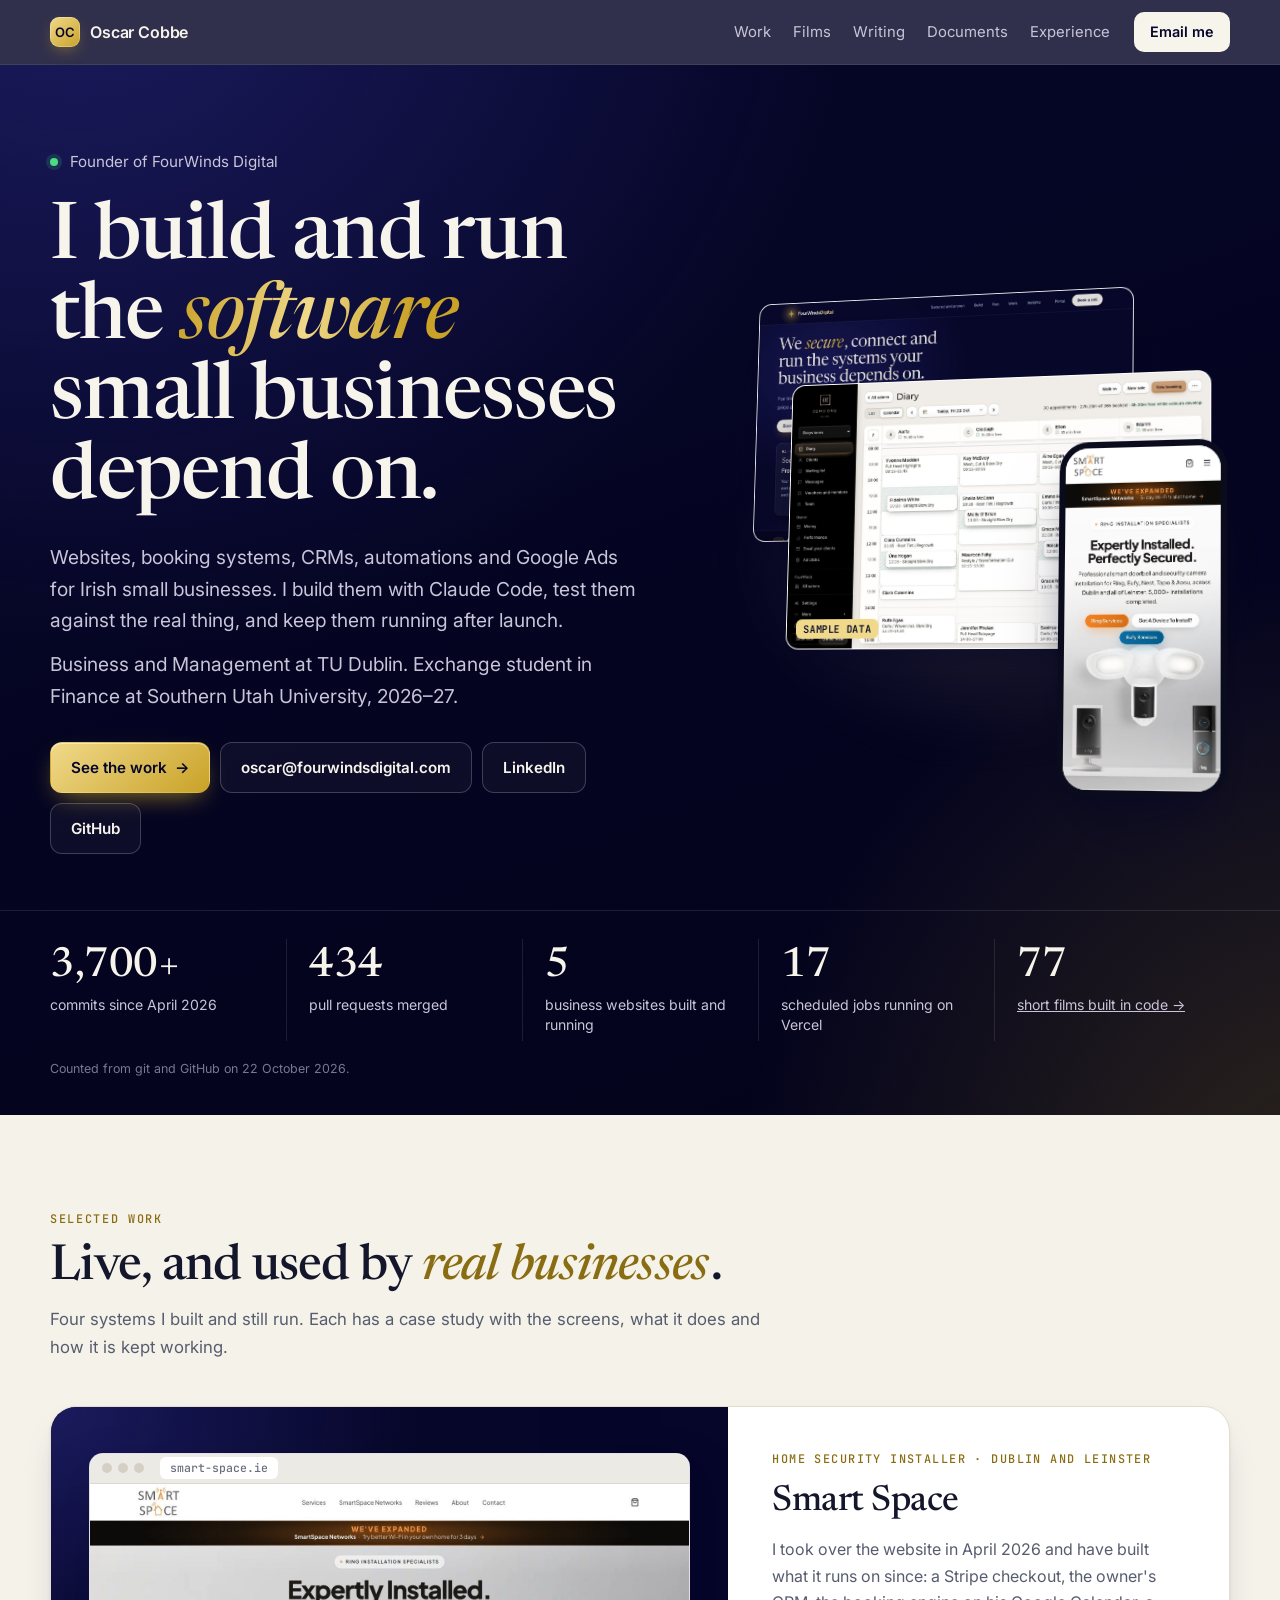
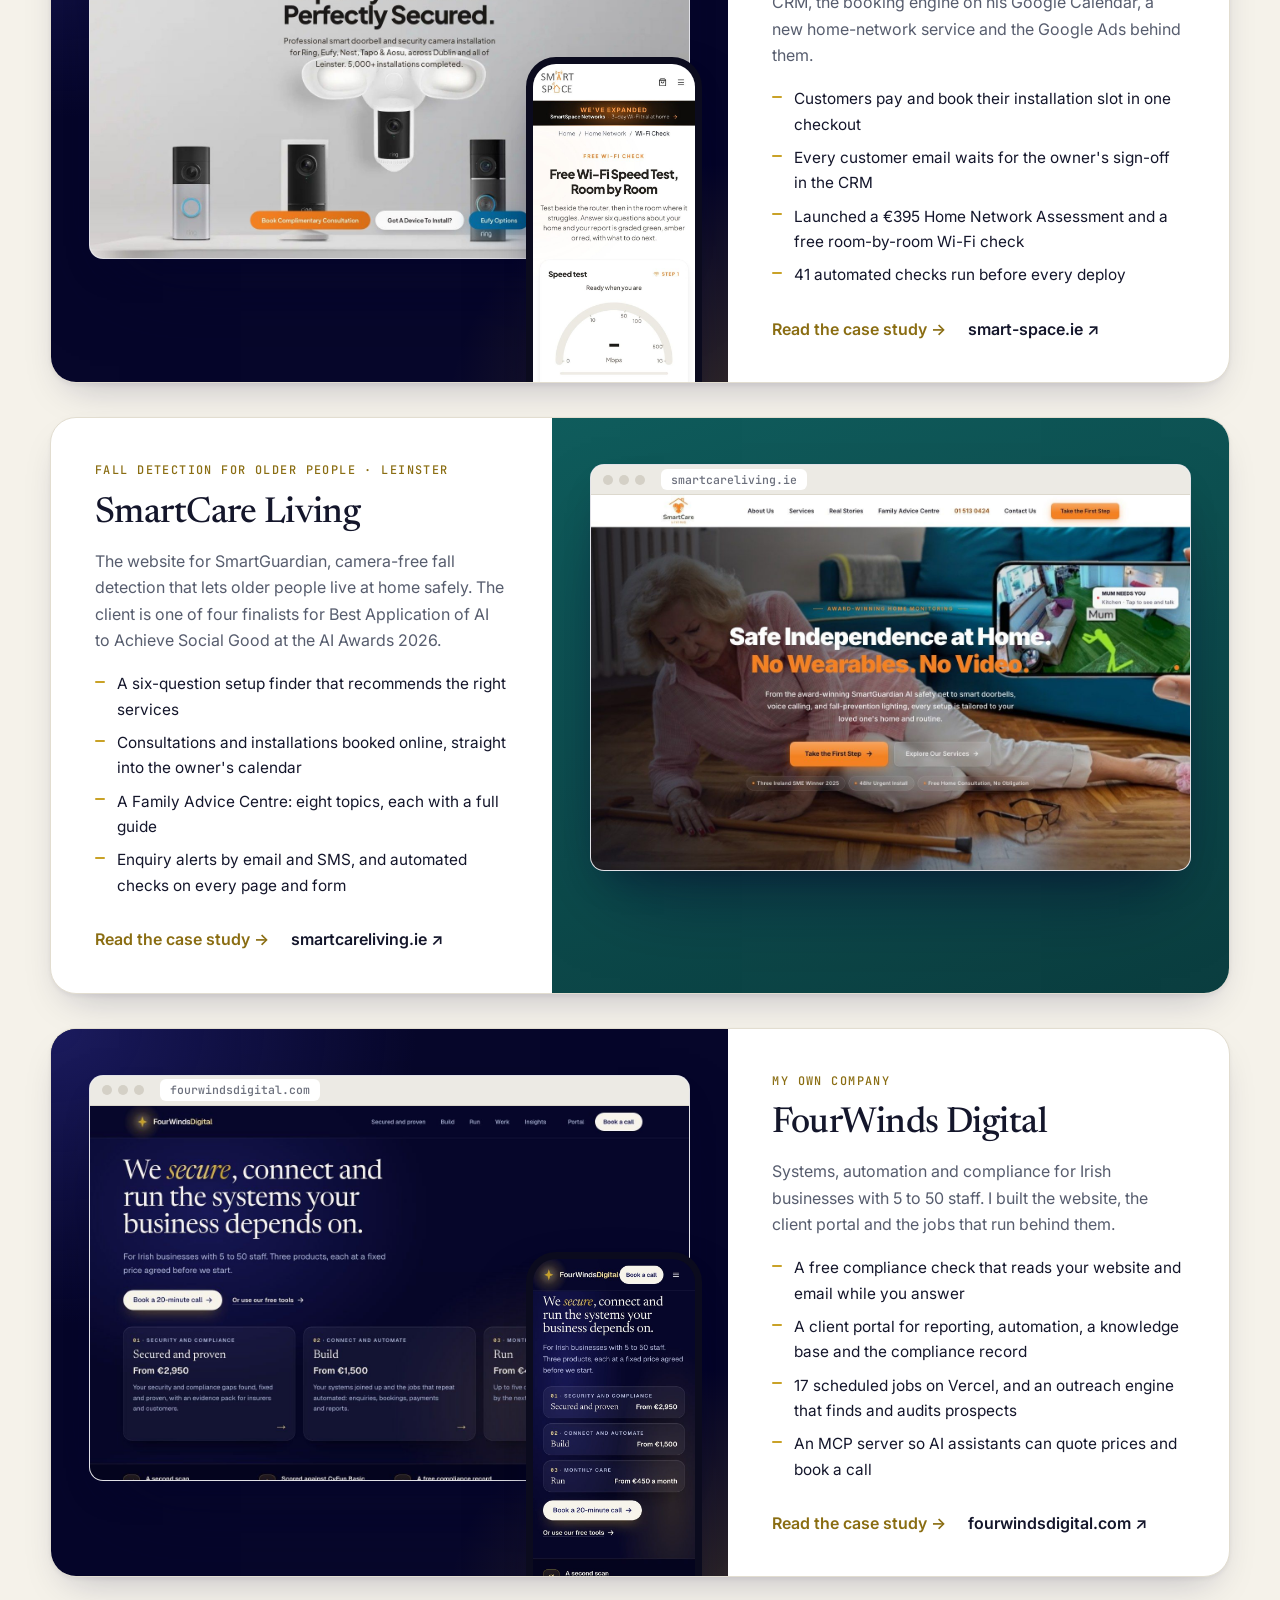
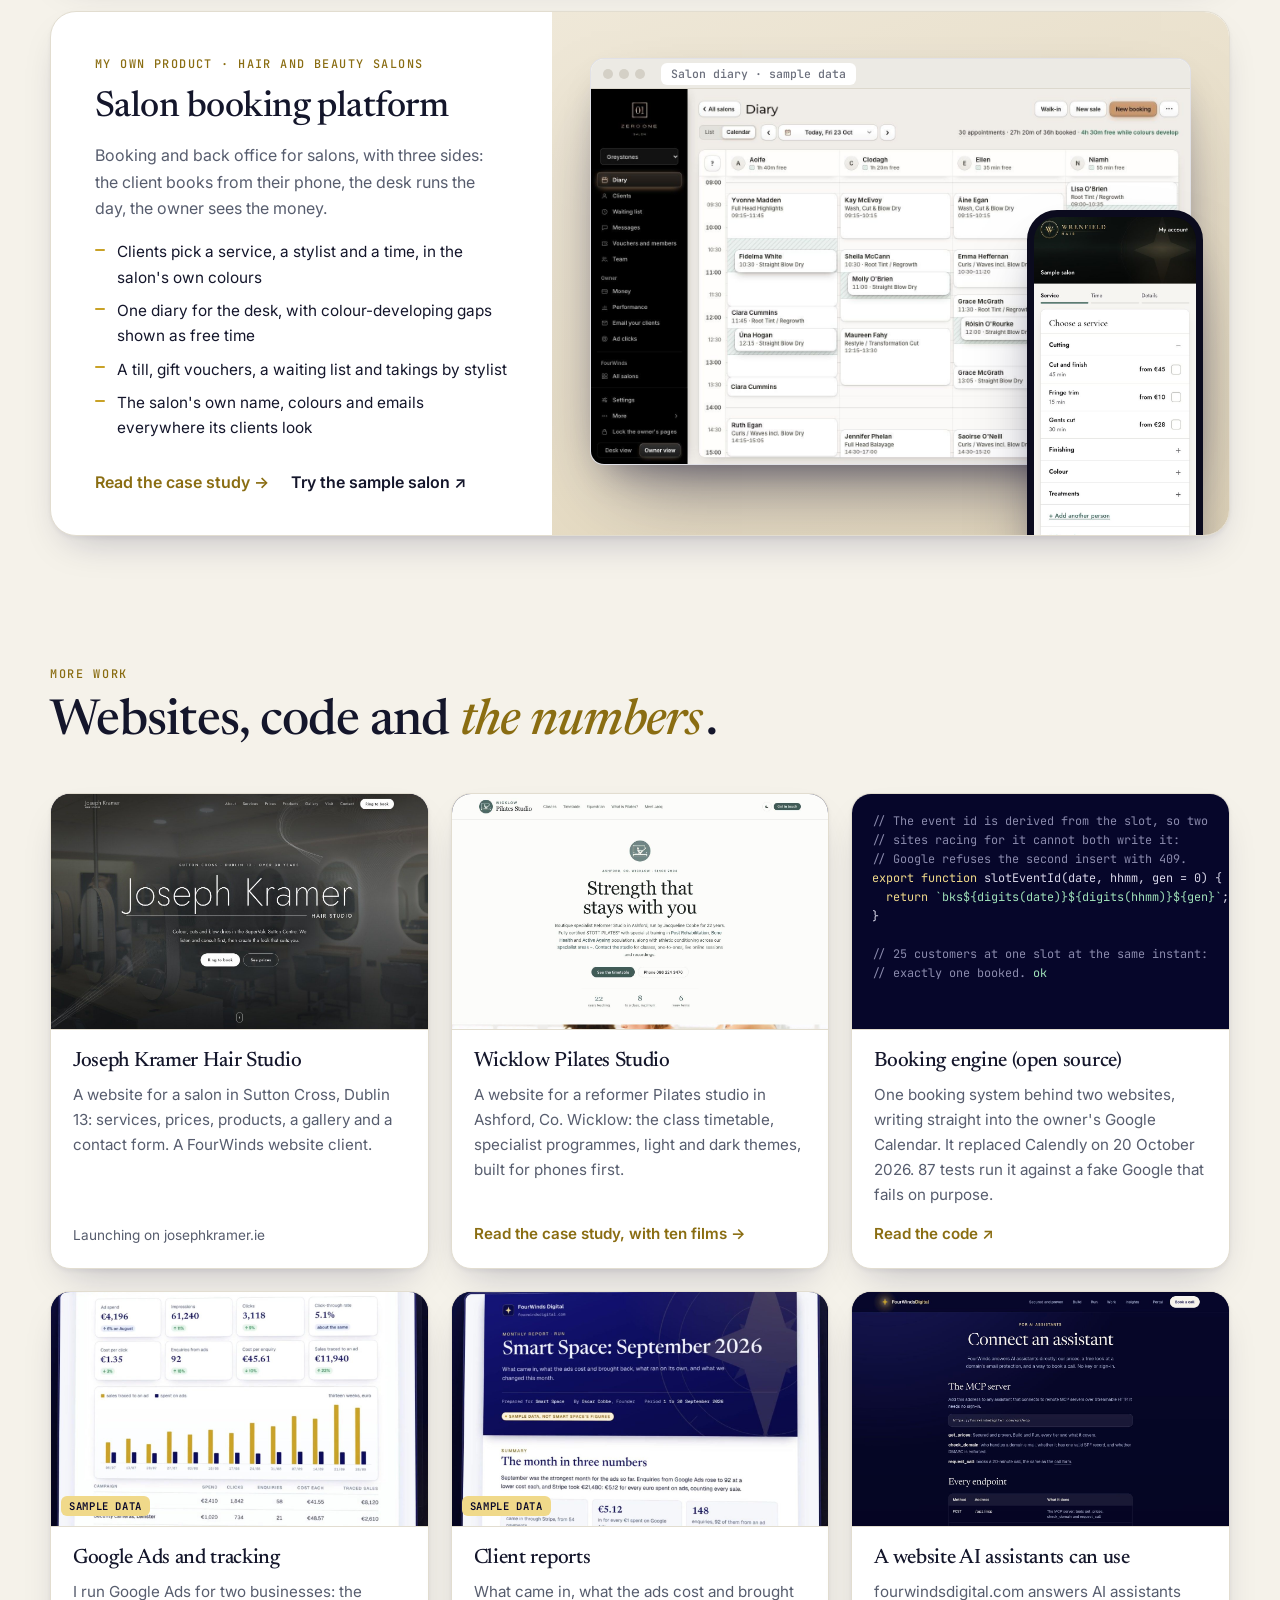
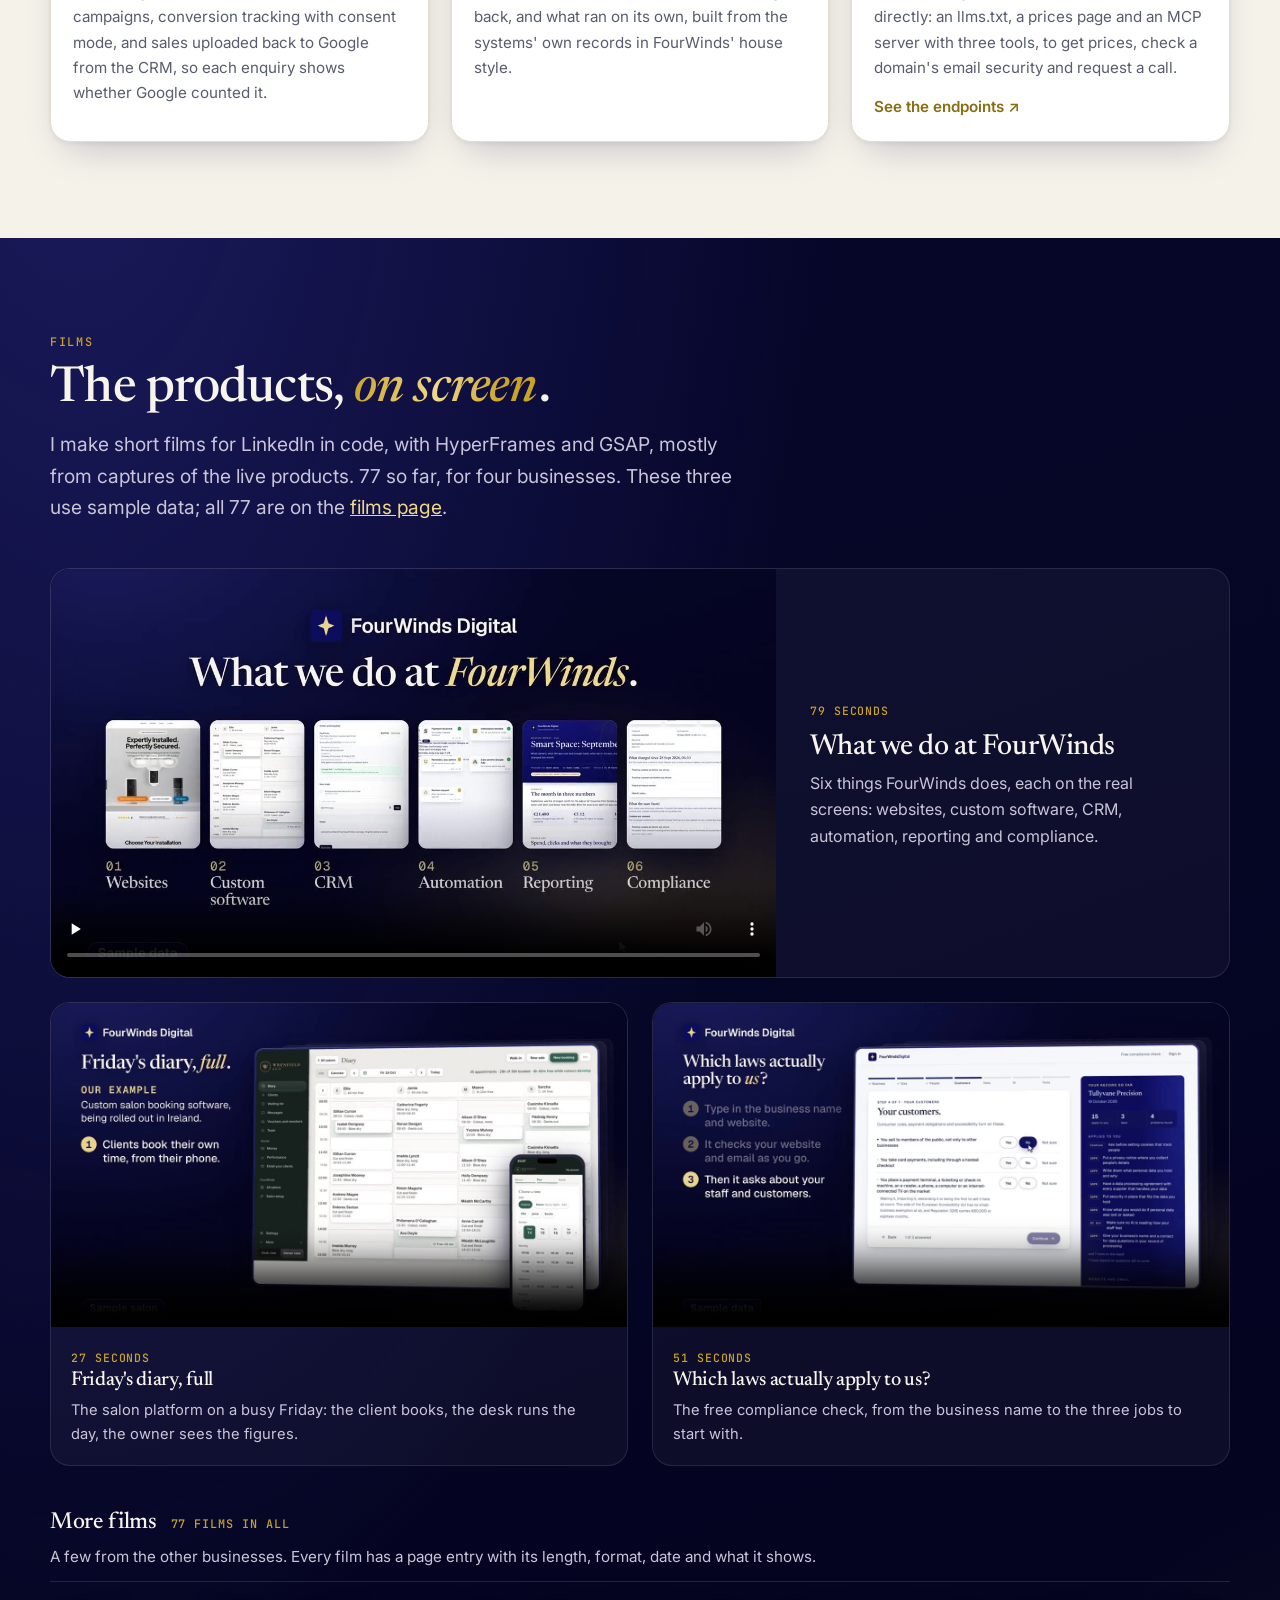
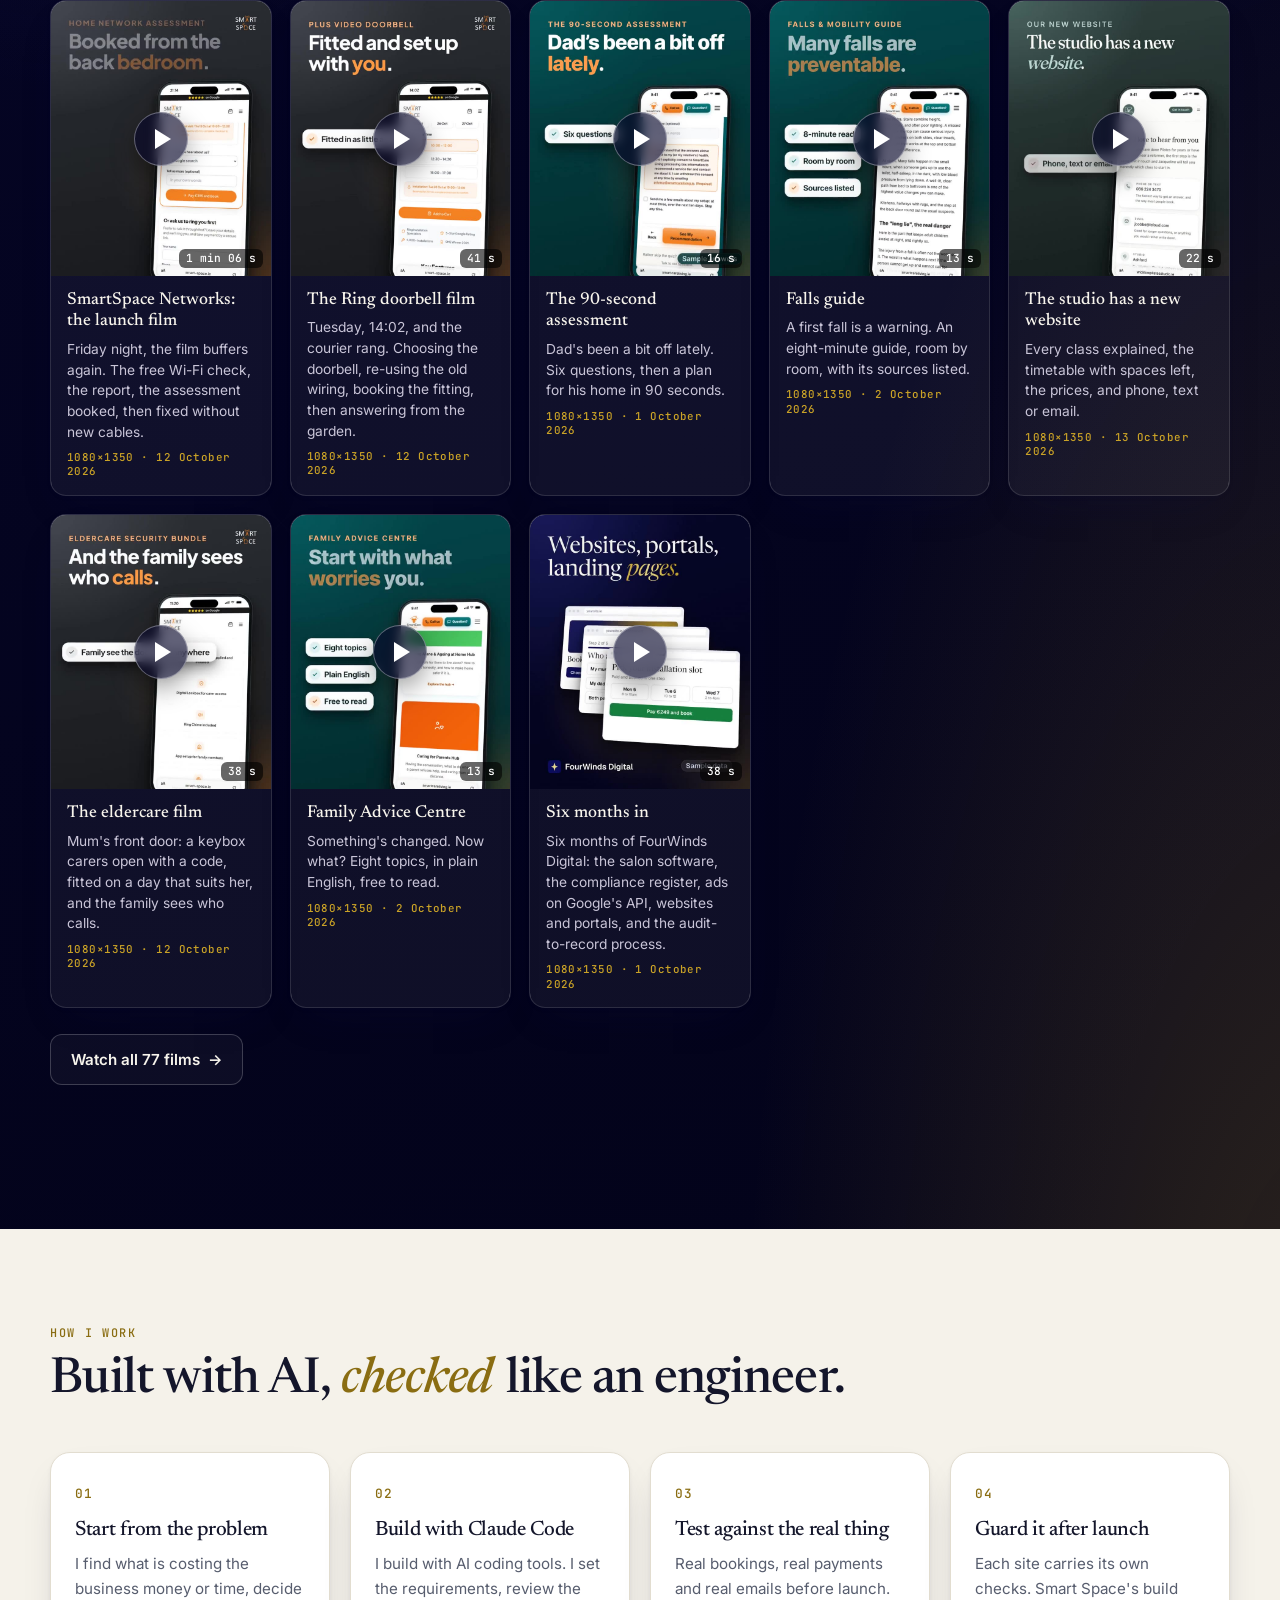
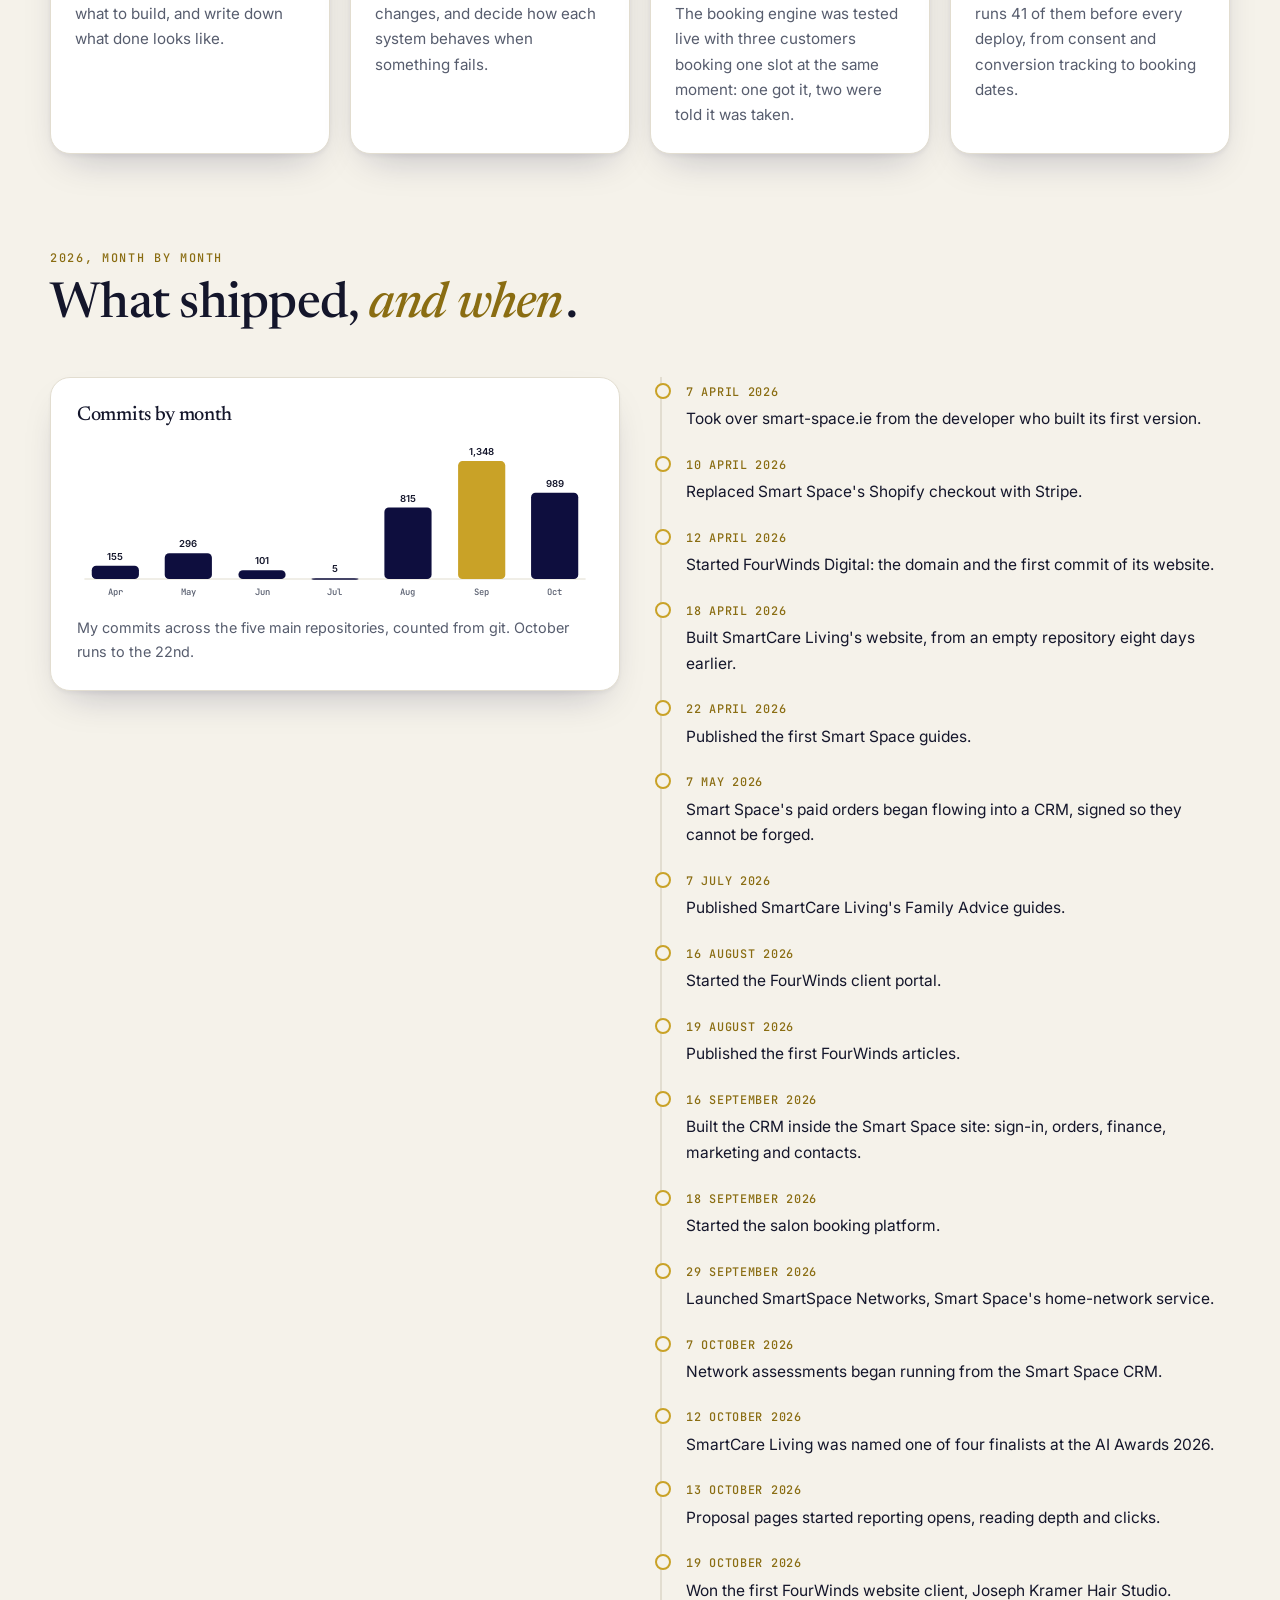
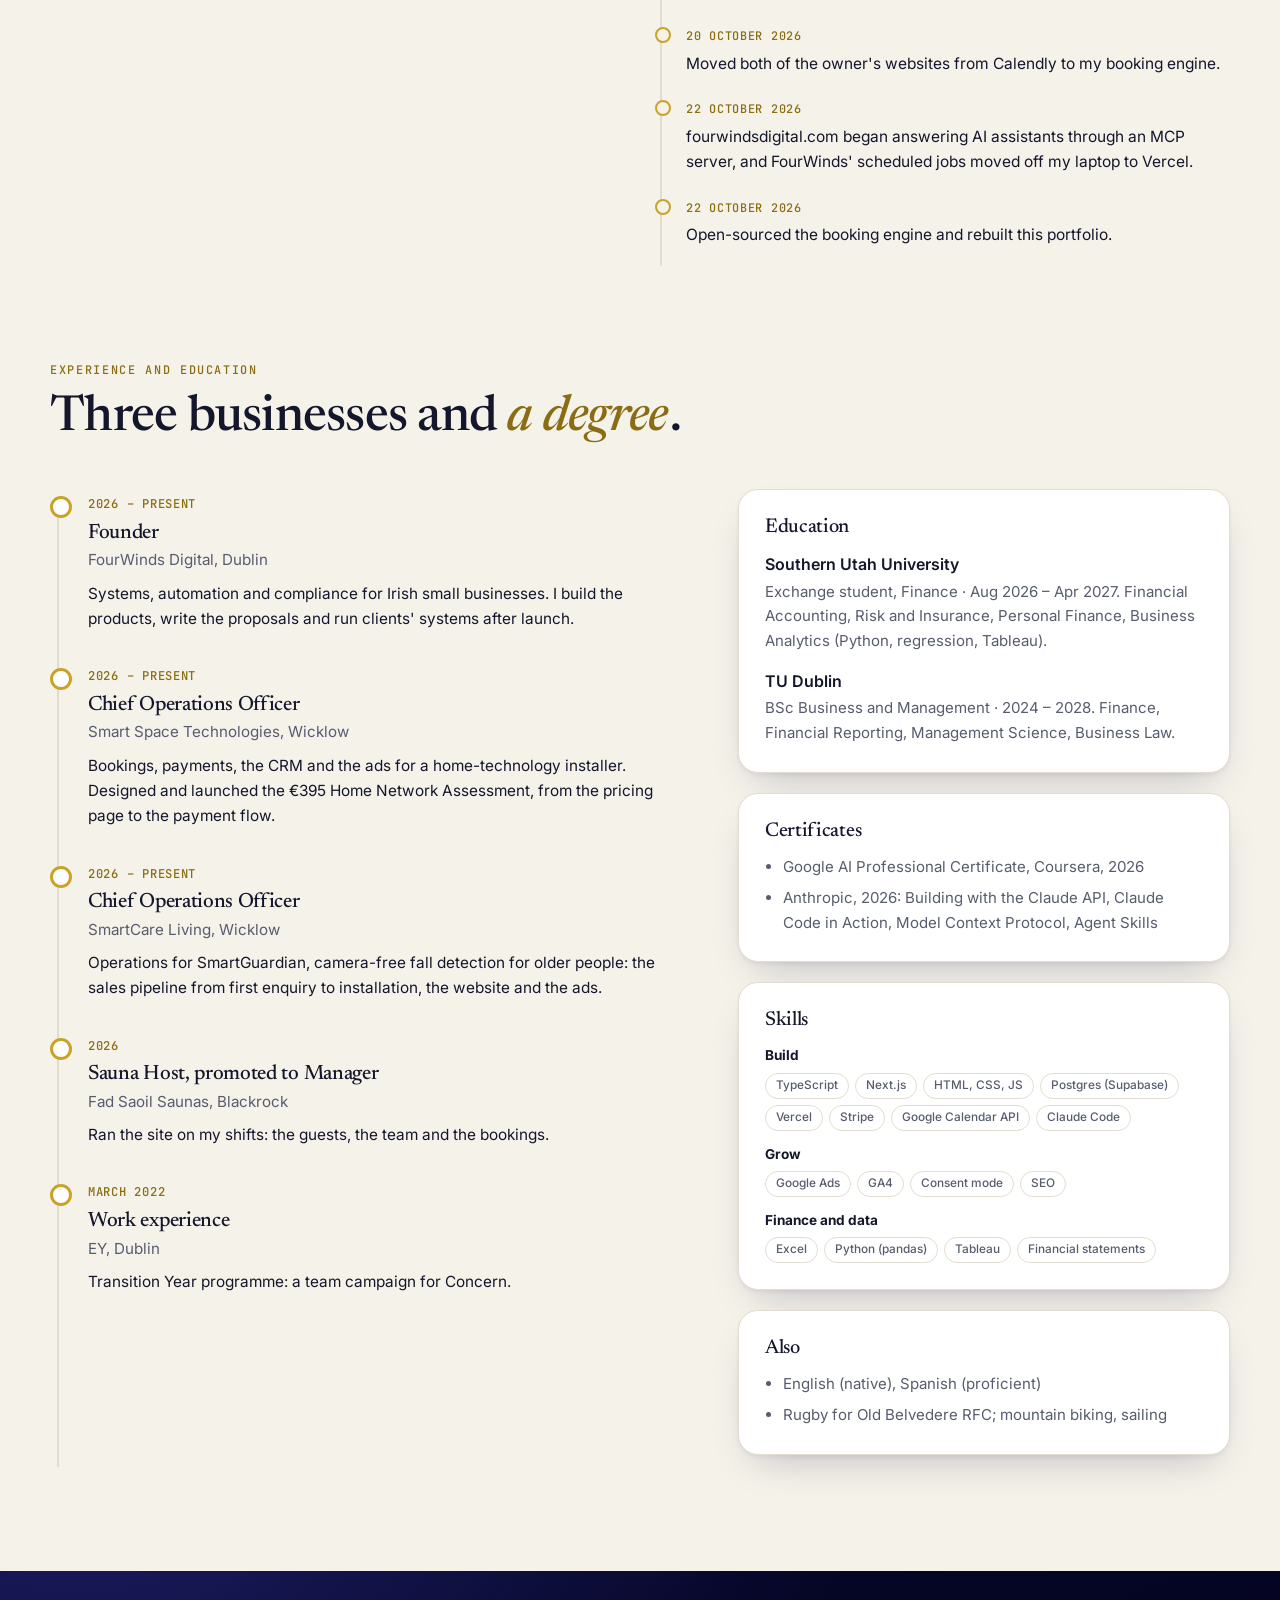
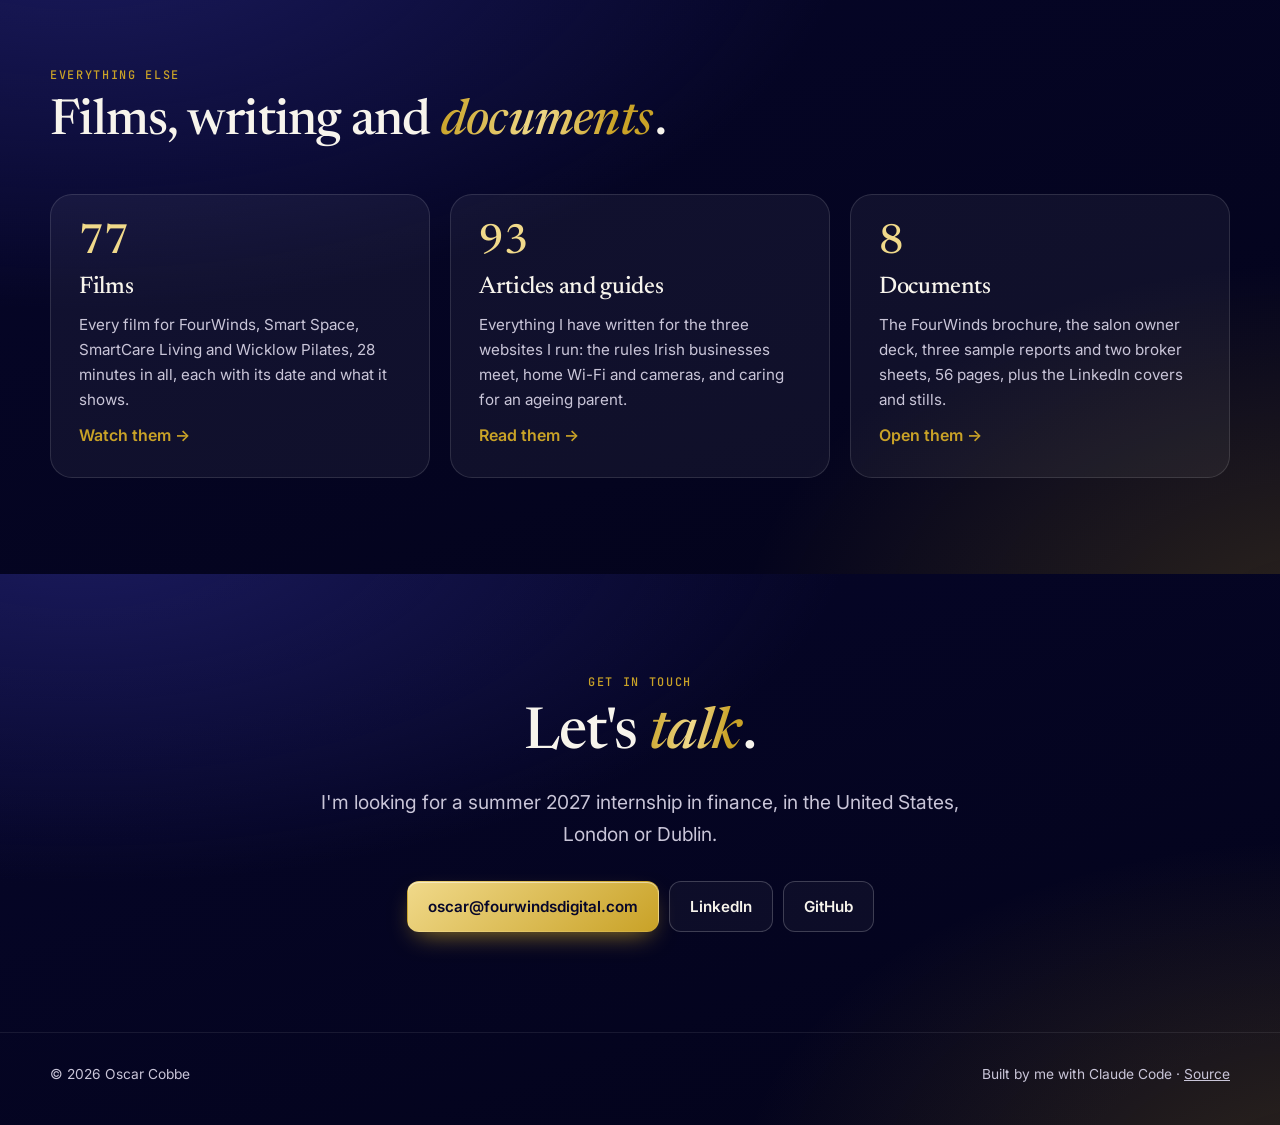
<file: index.html>
<!doctype html>
<html lang="en-IE">
<head>
<meta charset="utf-8">
<meta name="viewport" content="width=device-width, initial-scale=1">
<title>Oscar Cobbe | Portfolio</title>
<meta name="description" content="Oscar Cobbe, founder of FourWinds Digital. Websites, booking systems, CRMs, automations and Google Ads for Irish small businesses, built and run after launch.">
<meta name="theme-color" content="#06062a">
<meta property="og:title" content="Oscar Cobbe | Portfolio">
<meta property="og:description" content="Websites, booking systems, CRMs, automations and Google Ads for Irish small businesses, built and run after launch.">
<meta property="og:image" content="https://oscarcobbe.fourwindsdigital.com/img/og.jpg">
<meta property="og:url" content="https://oscarcobbe.fourwindsdigital.com/">
<meta name="twitter:card" content="summary_large_image">
<link rel="canonical" href="https://oscarcobbe.fourwindsdigital.com/">
<link rel="icon" href="/img/favicon.svg" type="image/svg+xml">
<link rel="preconnect" href="https://fonts.googleapis.com">
<link rel="preconnect" href="https://fonts.gstatic.com" crossorigin>
<link href="https://fonts.googleapis.com/css2?family=Inter:wght@400;500;600&family=JetBrains+Mono:wght@500&family=Newsreader:ital,opsz,wght@0,6..72,400;0,6..72,500;1,6..72,400;1,6..72,500&display=swap" rel="stylesheet">
<link rel="stylesheet" href="/assets/style.css?v=4">
</head>
<body>
<a class="skip" href="#work">Skip to the work</a>

<nav class="nav" aria-label="Main">
  <div class="wrap">
    <a class="brand" href="/"><span class="mark">OC</span>Oscar Cobbe</a>
    <ul>
      <li><a href="#work">Work</a></li>
      <li><a href="/films">Films</a></li>
      <li><a href="/writing">Writing</a></li>
      <li><a href="/documents">Documents</a></li>
      <li><a href="#experience">Experience</a></li>
    </ul>
    <a class="cta" href="mailto:oscar@fourwindsdigital.com">Email me</a>
  </div>
</nav>

<header class="ground">
  <div class="hero">
    <div class="wrap">
      <div>
        <div class="who"><span class="dot" aria-hidden="true"></span>Founder of FourWinds Digital</div>
        <h1>I build and run the <em>software</em> small businesses depend on.</h1>
        <p class="lede">Websites, booking systems, CRMs, automations and Google Ads for Irish small businesses. I build them with Claude Code, test them against the real thing, and keep them running after launch.</p>
        <p class="lede" style="margin-top:12px">Business and Management at TU Dublin. Exchange student in Finance at Southern Utah University, 2026–27.</p>
        <div class="btns">
          <a class="btn gold" href="#work">See the work <span class="ar">→</span></a>
          <a class="btn" href="mailto:oscar@fourwindsdigital.com">oscar@fourwindsdigital.com</a>
          <a class="btn" href="https://www.linkedin.com/in/oscarcobbe" target="_blank" rel="noopener">LinkedIn</a>
          <a class="btn" href="https://github.com/oscarcobbe" target="_blank" rel="noopener">GitHub</a>
        </div>
      </div>
      <div class="stack" aria-hidden="true">
        <div class="bloom"></div>
        <div class="rig">
          <figure class="s1"><img src="/img/shots/fw-home.jpg" alt=""></figure>
          <figure class="s2"><img src="/img/shots/salon-diary.jpg" alt=""><span class="tag-sample">Sample data</span></figure>
          <figure class="s3"><img src="/img/shots/ss-home-m.jpg" alt=""></figure>
        </div>
      </div>
    </div>
  </div>
  <div class="stats">
    <div class="wrap">
      <ul>
        <li><b>3,700+</b><span>commits since April 2026</span></li>
        <li><b>434</b><span>pull requests merged</span></li>
        <li><b>5</b><span>business websites built and running</span></li>
        <li><b>17</b><span>scheduled jobs running on Vercel</span></li>
        <li><b>77</b><span><a href="/films" style="color:inherit">short films built in code →</a></span></li>
      </ul>
      <small>Counted from git and GitHub on 22 October 2026.</small>
    </div>
  </div>
</header>

<main>
<section id="work" class="on-paper">
  <div class="wrap">
    <div class="head">
      <div>
        <p class="eyebrow">Selected work</p>
        <h2>Live, and used by <em>real businesses</em>.</h2>
        <p class="sub">Four systems I built and still run. Each has a case study with the screens, what it does and how it is kept working.</p>
      </div>
    </div>

    <article class="case">
      <div class="media navy">
        <div class="browser"><div class="bar"><i></i><i></i><i></i><span>smart-space.ie</span></div><img src="/img/shots/ss-home.jpg" alt="The Smart Space homepage" loading="lazy"></div>
        <div class="phone"><img src="/img/shots/ss-wifi-m.jpg" alt="The free Wi-Fi check on a phone" loading="lazy"></div>
      </div>
      <div class="body">
        <span class="kicker">Home security installer · Dublin and Leinster</span>
        <h3>Smart Space</h3>
        <p>I took over the website in April 2026 and have built what it runs on since: a Stripe checkout, the owner's CRM, the booking engine on his Google Calendar, a new home-network service and the Google Ads behind them.</p>
        <ul>
          <li>Customers pay and book their installation slot in one checkout</li>
          <li>Every customer email waits for the owner's sign-off in the CRM</li>
          <li>Launched a €395 Home Network Assessment and a free room-by-room Wi-Fi check</li>
          <li>41 automated checks run before every deploy</li>
        </ul>
        <div class="links"><a class="more" href="/work/smart-space">Read the case study →</a><a href="https://smart-space.ie" target="_blank" rel="noopener">smart-space.ie ↗</a></div>
      </div>
    </article>

    <article class="case">
      <div class="media teal">
        <div class="browser"><div class="bar"><i></i><i></i><i></i><span>smartcareliving.ie</span></div><img src="/img/shots/scl-home.jpg" alt="The SmartCare Living homepage" loading="lazy"></div>
      </div>
      <div class="body">
        <span class="kicker">Fall detection for older people · Leinster</span>
        <h3>SmartCare Living</h3>
        <p>The website for SmartGuardian, camera-free fall detection that lets older people live at home safely. The client is one of four finalists for Best Application of AI to Achieve Social Good at the AI Awards 2026.</p>
        <ul>
          <li>A six-question setup finder that recommends the right services</li>
          <li>Consultations and installations booked online, straight into the owner's calendar</li>
          <li>A Family Advice Centre: eight topics, each with a full guide</li>
          <li>Enquiry alerts by email and SMS, and automated checks on every page and form</li>
        </ul>
        <div class="links"><a class="more" href="/work/smartcare-living">Read the case study →</a><a href="https://www.smartcareliving.ie" target="_blank" rel="noopener">smartcareliving.ie ↗</a></div>
      </div>
    </article>

    <article class="case">
      <div class="media navy">
        <div class="browser"><div class="bar"><i></i><i></i><i></i><span>fourwindsdigital.com</span></div><img src="/img/shots/fw-home.jpg" alt="The FourWinds Digital homepage" loading="lazy"></div>
        <div class="phone"><img src="/img/shots/fw-home-m.jpg" alt="The FourWinds homepage on a phone" loading="lazy"></div>
      </div>
      <div class="body">
        <span class="kicker">My own company</span>
        <h3>FourWinds Digital</h3>
        <p>Systems, automation and compliance for Irish businesses with 5 to 50 staff. I built the website, the client portal and the jobs that run behind them.</p>
        <ul>
          <li>A free compliance check that reads your website and email while you answer</li>
          <li>A client portal for reporting, automation, a knowledge base and the compliance record</li>
          <li>17 scheduled jobs on Vercel, and an outreach engine that finds and audits prospects</li>
          <li>An MCP server so AI assistants can quote prices and book a call</li>
        </ul>
        <div class="links"><a class="more" href="/work/fourwinds">Read the case study →</a><a href="https://fourwindsdigital.com" target="_blank" rel="noopener">fourwindsdigital.com ↗</a></div>
      </div>
    </article>

    <article class="case">
      <div class="media warm">
        <div class="browser"><div class="bar"><i></i><i></i><i></i><span>Salon diary · sample data</span></div><img src="/img/shots/salon-diary.jpg" alt="The salon diary: stylists in columns, appointments through the day" loading="lazy"></div>
        <div class="phone"><img src="/img/shots/salon-book-m.jpg" alt="Booking at the sample salon on a phone" loading="lazy"></div>
      </div>
      <div class="body">
        <span class="kicker">My own product · Hair and beauty salons</span>
        <h3>Salon booking platform</h3>
        <p>Booking and back office for salons, with three sides: the client books from their phone, the desk runs the day, the owner sees the money.</p>
        <ul>
          <li>Clients pick a service, a stylist and a time, in the salon's own colours</li>
          <li>One diary for the desk, with colour-developing gaps shown as free time</li>
          <li>A till, gift vouchers, a waiting list and takings by stylist</li>
          <li>The salon's own name, colours and emails everywhere its clients look</li>
        </ul>
        <div class="links"><a class="more" href="/work/salon-platform">Read the case study →</a><a href="https://salon-platform-five.vercel.app/?app=c32837d553595636" target="_blank" rel="noopener">Try the sample salon ↗</a></div>
      </div>
    </article>
  </div>
</section>

<section class="on-paper" style="padding-top:0">
  <div class="wrap">
    <div class="head">
      <div>
        <p class="eyebrow">More work</p>
        <h2>Websites, code and <em>the numbers</em>.</h2>
      </div>
    </div>
    <div class="grid3">
      <div class="tile">
        <div class="pic"><img src="/img/shots/jk-home.jpg" alt="The Joseph Kramer Hair Studio website" loading="lazy"></div>
        <div class="txt">
          <h3>Joseph Kramer Hair Studio</h3>
          <p>A website for a salon in Sutton Cross, Dublin 13: services, prices, products, a gallery and a contact form. A FourWinds website client.</p>
          <span class="soon">Launching on josephkramer.ie</span>
        </div>
      </div>
      <div class="tile">
        <div class="pic"><img src="/img/shots/wp-home.jpg" alt="The Wicklow Pilates Studio website" loading="lazy"></div>
        <div class="txt">
          <h3>Wicklow Pilates Studio</h3>
          <p>A website for a reformer Pilates studio in Ashford, Co. Wicklow: the class timetable, specialist programmes, light and dark themes, built for phones first.</p>
          <a class="go" href="/work/wicklow-pilates">Read the case study, with ten films →</a>
        </div>
      </div>
      <div class="tile">
        <div class="pic code" aria-hidden="true">
<span class="c">// The event id is derived from the slot, so two</span><br>
<span class="c">// sites racing for it cannot both write it:</span><br>
<span class="c">// Google refuses the second insert with 409.</span><br>
<span class="k">export function</span> slotEventId(date, hhmm, gen = 0) {<br>
&nbsp;&nbsp;<span class="k">return</span> <span class="s">`bks${digits(date)}${digits(hhmm)}${gen}`</span>;<br>
}<br><br>
<span class="c">// 25 customers at one slot at the same instant:</span><br>
<span class="c">// exactly one booked.</span> <span class="s">ok</span>
        </div>
        <div class="txt">
          <h3>Booking engine (open source)</h3>
          <p>One booking system behind two websites, writing straight into the owner's Google Calendar. It replaced Calendly on 20 October 2026. 87 tests run it against a fake Google that fails on purpose.</p>
          <a class="go" href="https://github.com/oscarcobbe/booking-engine" target="_blank" rel="noopener">Read the code ↗</a>
        </div>
      </div>
      <div class="tile">
        <div class="pic"><img src="/img/frames/report-chart.jpg" alt="Ad spend against sales traced to ads, by week" loading="lazy"><span class="tag-sample">Sample data</span></div>
        <div class="txt">
          <h3>Google Ads and tracking</h3>
          <p>I run Google Ads for two businesses: the campaigns, conversion tracking with consent mode, and sales uploaded back to Google from the CRM, so each enquiry shows whether Google counted it.</p>
        </div>
      </div>
      <div class="tile">
        <div class="pic"><img src="/img/frames/monthly-report.jpg" alt="The monthly client report" loading="lazy"><span class="tag-sample">Sample data</span></div>
        <div class="txt">
          <h3>Client reports</h3>
          <p>What came in, what the ads cost and brought back, and what ran on its own, built from the systems' own records in FourWinds' house style.</p>
        </div>
      </div>
      <div class="tile">
        <div class="pic"><img src="/img/shots/fw-agents.jpg" alt="The page for AI assistants on fourwindsdigital.com" loading="lazy"></div>
        <div class="txt">
          <h3>A website AI assistants can use</h3>
          <p>fourwindsdigital.com answers AI assistants directly: an llms.txt, a prices page and an MCP server with three tools, to get prices, check a domain's email security and request a call.</p>
          <a class="go" href="https://fourwindsdigital.com/agents" target="_blank" rel="noopener">See the endpoints ↗</a>
        </div>
      </div>
    </div>
  </div>
</section>

<section id="films" class="ground">
  <div class="wrap">
    <div class="head">
      <div>
        <p class="eyebrow">Films</p>
        <h2>The products, <em>on screen</em>.</h2>
        <p class="lede" style="margin-top:12px">I make short films for LinkedIn in code, with HyperFrames and GSAP, mostly from captures of the live products. 77 so far, for four businesses. These three use sample data; all 77 are on the <a href="/films" style="color:var(--gold-2)">films page</a>.</p>
      </div>
    </div>
    <div class="films">
      <div class="film main">
        <video controls preload="none" playsinline poster="/video/what-we-do.jpg"><source src="/video/all/fw-what-we-do.mp4" type="video/mp4"></video>
        <div class="cap"><span class="len">79 seconds</span><h3>What we do at FourWinds</h3><p>Six things FourWinds does, each on the real screens: websites, custom software, CRM, automation, reporting and compliance.</p></div>
      </div>
        <div class="film">
          <video controls preload="none" playsinline poster="/video/salon-diary.jpg"><source src="/video/all/fw-friday-s-diary-full.mp4" type="video/mp4"></video>
          <div class="cap"><span class="len">27 seconds</span><h3>Friday's diary, full</h3><p>The salon platform on a busy Friday: the client books, the desk runs the day, the owner sees the figures.</p></div>
        </div>
        <div class="film">
          <video controls preload="none" playsinline poster="/video/compliance-check.jpg"><source src="/video/all/fw-free-compliance-check.mp4" type="video/mp4"></video>
          <div class="cap"><span class="len">51 seconds</span><h3>Which laws actually apply to us?</h3><p>The free compliance check, from the business name to the three jobs to start with.</p></div>
        </div>
    </div>
    <div class="fseries" style="margin-top:44px"><div class="fshead"><h3>More films</h3><span>77 films in all</span><p>A few from the other businesses. Every film has a page entry with its length, format, date and what it shows.</p></div><div class="fgrid v"><button class="fcard v" type="button" data-src="/video/all/ss-launch-long.mp4" data-poster="/video/all/ss-launch-long.jpg" data-title="SmartSpace Networks: the launch film" data-desc="Friday night, the film buffers again. The free Wi-Fi check, the report, the assessment booked, then fixed without new cables." data-meta="1 min 06 s · 1080×1350 · 12 October 2026" data-group="smart-space"><span class="fpic"><img src="/video/all/ss-launch-long.jpg" alt="" loading="lazy" width="720" height="900"><span class="fplay" aria-hidden="true"></span><span class="fdur">1 min 06 s</span></span><span class="ftxt"><b>SmartSpace Networks: the launch film</b><span>Friday night, the film buffers again. The free Wi-Fi check, the report, the assessment booked, then fixed without new cables.</span><small>1080×1350 · 12 October 2026</small></span></button><button class="fcard v" type="button" data-src="/video/all/ss-ring-doorbell-film.mp4" data-poster="/video/all/ss-ring-doorbell-film.jpg" data-title="The Ring doorbell film" data-desc="Tuesday, 14:02, and the courier rang. Choosing the doorbell, re-using the old wiring, booking the fitting, then answering from the garden." data-meta="41 s · 1080×1350 · 12 October 2026" data-group="smart-space"><span class="fpic"><img src="/video/all/ss-ring-doorbell-film.jpg" alt="" loading="lazy" width="720" height="900"><span class="fplay" aria-hidden="true"></span><span class="fdur">41 s</span></span><span class="ftxt"><b>The Ring doorbell film</b><span>Tuesday, 14:02, and the courier rang. Choosing the doorbell, re-using the old wiring, booking the fitting, then answering from the garden.</span><small>1080×1350 · 12 October 2026</small></span></button><button class="fcard v" type="button" data-src="/video/all/scl-assessment.mp4" data-poster="/video/all/scl-assessment.jpg" data-title="The 90-second assessment" data-desc="Dad&#x27;s been a bit off lately. Six questions, then a plan for his home in 90 seconds." data-meta="16 s · 1080×1350 · 1 October 2026" data-group="smartcare-living"><span class="fpic"><img src="/video/all/scl-assessment.jpg" alt="" loading="lazy" width="720" height="900"><span class="fplay" aria-hidden="true"></span><span class="fdur">16 s</span></span><span class="ftxt"><b>The 90-second assessment</b><span>Dad&#x27;s been a bit off lately. Six questions, then a plan for his home in 90 seconds.</span><small>1080×1350 · 1 October 2026</small></span></button><button class="fcard v" type="button" data-src="/video/all/scl-falls-guide.mp4" data-poster="/video/all/scl-falls-guide.jpg" data-title="Falls guide" data-desc="A first fall is a warning. An eight-minute guide, room by room, with its sources listed." data-meta="13 s · 1080×1350 · 2 October 2026" data-group="smartcare-living"><span class="fpic"><img src="/video/all/scl-falls-guide.jpg" alt="" loading="lazy" width="720" height="900"><span class="fplay" aria-hidden="true"></span><span class="fdur">13 s</span></span><span class="ftxt"><b>Falls guide</b><span>A first fall is a warning. An eight-minute guide, room by room, with its sources listed.</span><small>1080×1350 · 2 October 2026</small></span></button><button class="fcard v" type="button" data-src="/video/all/wp-new-website.mp4" data-poster="/video/all/wp-new-website.jpg" data-title="The studio has a new website" data-desc="Every class explained, the timetable with spaces left, the prices, and phone, text or email." data-meta="22 s · 1080×1350 · 13 October 2026" data-group="wicklow-pilates"><span class="fpic"><img src="/video/all/wp-new-website.jpg" alt="" loading="lazy" width="720" height="900"><span class="fplay" aria-hidden="true"></span><span class="fdur">22 s</span></span><span class="ftxt"><b>The studio has a new website</b><span>Every class explained, the timetable with spaces left, the prices, and phone, text or email.</span><small>1080×1350 · 13 October 2026</small></span></button><button class="fcard v" type="button" data-src="/video/all/ss-eldercare-film.mp4" data-poster="/video/all/ss-eldercare-film.jpg" data-title="The eldercare film" data-desc="Mum&#x27;s front door: a keybox carers open with a code, fitted on a day that suits her, and the family sees who calls." data-meta="38 s · 1080×1350 · 12 October 2026" data-group="smart-space"><span class="fpic"><img src="/video/all/ss-eldercare-film.jpg" alt="" loading="lazy" width="720" height="900"><span class="fplay" aria-hidden="true"></span><span class="fdur">38 s</span></span><span class="ftxt"><b>The eldercare film</b><span>Mum&#x27;s front door: a keybox carers open with a code, fitted on a day that suits her, and the family sees who calls.</span><small>1080×1350 · 12 October 2026</small></span></button><button class="fcard v" type="button" data-src="/video/all/scl-family-advice-centre.mp4" data-poster="/video/all/scl-family-advice-centre.jpg" data-title="Family Advice Centre" data-desc="Something&#x27;s changed. Now what? Eight topics, in plain English, free to read." data-meta="13 s · 1080×1350 · 2 October 2026" data-group="smartcare-living"><span class="fpic"><img src="/video/all/scl-family-advice-centre.jpg" alt="" loading="lazy" width="720" height="900"><span class="fplay" aria-hidden="true"></span><span class="fdur">13 s</span></span><span class="ftxt"><b>Family Advice Centre</b><span>Something&#x27;s changed. Now what? Eight topics, in plain English, free to read.</span><small>1080×1350 · 2 October 2026</small></span></button><button class="fcard v" type="button" data-src="/video/all/fw-six-months-in.mp4" data-poster="/video/all/fw-six-months-in.jpg" data-title="Six months in" data-desc="Six months of FourWinds Digital: the salon software, the compliance register, ads on Google&#x27;s API, websites and portals, and the audit-to-record process." data-meta="38 s · 1080×1350 · 1 October 2026" data-group="personal"><span class="fpic"><img src="/video/all/fw-six-months-in.jpg" alt="" loading="lazy" width="720" height="900"><span class="fplay" aria-hidden="true"></span><span class="fdur">38 s</span></span><span class="ftxt"><b>Six months in</b><span>Six months of FourWinds Digital: the salon software, the compliance register, ads on Google&#x27;s API, websites and portals, and the audit-to-record process.</span><small>1080×1350 · 1 October 2026</small></span></button></div><a class="btn more-films" href="/films">Watch all 77 films <span class="ar">→</span></a></div>

  </div>
</section>

<section id="how" class="on-paper">
  <div class="wrap">
    <div class="head">
      <div>
        <p class="eyebrow">How I work</p>
        <h2>Built with AI, <em>checked</em> like an engineer.</h2>
      </div>
    </div>
    <div class="steps">
      <div class="step"><h3>Start from the problem</h3><p>I find what is costing the business money or time, decide what to build, and write down what done looks like.</p></div>
      <div class="step"><h3>Build with Claude Code</h3><p>I build with AI coding tools. I set the requirements, review the changes, and decide how each system behaves when something fails.</p></div>
      <div class="step"><h3>Test against the real thing</h3><p>Real bookings, real payments and real emails before launch. The booking engine was tested live with three customers booking one slot at the same moment: one got it, two were told it was taken.</p></div>
      <div class="step"><h3>Guard it after launch</h3><p>Each site carries its own checks. Smart Space's build runs 41 of them before every deploy, from consent and conversion tracking to booking dates.</p></div>
    </div>
  </div>
</section>

<section id="timeline" class="on-paper" style="padding-top:0">
  <div class="wrap">
    <div class="head">
      <div>
        <p class="eyebrow">2026, month by month</p>
        <h2>What shipped, <em>and when</em>.</h2>
      </div>
    </div>
    <div class="tlgrid">
      <div class="panel chartbox">
        <h3>Commits by month</h3>
        <svg class="chart" viewBox="0 0 700 230" role="img" aria-label="Commits by month, April to October 2026: Apr 155, May 296, Jun 101, Jul 5, Aug 815, Sep 1348, Oct 989"><line class="axis" x1="10" x2="690" y1="190" y2="190"/><rect class="bar" x="20" y="172" width="64" height="18" rx="6"/><text class="val" x="52" y="164" text-anchor="middle">155</text><text class="mon" x="52" y="212" text-anchor="middle">Apr</text><rect class="bar" x="119" y="155" width="64" height="35" rx="6"/><text class="val" x="151" y="147" text-anchor="middle">296</text><text class="mon" x="151" y="212" text-anchor="middle">May</text><rect class="bar" x="219" y="178" width="64" height="12" rx="6"/><text class="val" x="251" y="170" text-anchor="middle">101</text><text class="mon" x="251" y="212" text-anchor="middle">Jun</text><rect class="bar" x="318" y="189" width="64" height="2" rx="6"/><text class="val" x="350" y="181" text-anchor="middle">5</text><text class="mon" x="350" y="212" text-anchor="middle">Jul</text><rect class="bar" x="417" y="93" width="64" height="97" rx="6"/><text class="val" x="449" y="85" text-anchor="middle">815</text><text class="mon" x="449" y="212" text-anchor="middle">Aug</text><rect class="bar hi" x="517" y="30" width="64" height="160" rx="6"/><text class="val" x="549" y="22" text-anchor="middle">1,348</text><text class="mon" x="549" y="212" text-anchor="middle">Sep</text><rect class="bar" x="616" y="73" width="64" height="117" rx="6"/><text class="val" x="648" y="65" text-anchor="middle">989</text><text class="mon" x="648" y="212" text-anchor="middle">Oct</text></svg>
        <p class="sub" style="font-size:.9rem;margin-top:8px">My commits across the five main repositories, counted from git. October runs to the 22nd.</p>
      </div>
      <ol class="tl"><li><span class="when">7 April 2026</span><p>Took over smart-space.ie from the developer who built its first version.</p></li><li><span class="when">10 April 2026</span><p>Replaced Smart Space's Shopify checkout with Stripe.</p></li><li><span class="when">12 April 2026</span><p>Started FourWinds Digital: the domain and the first commit of its website.</p></li><li><span class="when">18 April 2026</span><p>Built SmartCare Living's website, from an empty repository eight days earlier.</p></li><li><span class="when">22 April 2026</span><p>Published the first Smart Space guides.</p></li><li><span class="when">7 May 2026</span><p>Smart Space's paid orders began flowing into a CRM, signed so they cannot be forged.</p></li><li><span class="when">7 July 2026</span><p>Published SmartCare Living's Family Advice guides.</p></li><li><span class="when">16 August 2026</span><p>Started the FourWinds client portal.</p></li><li><span class="when">19 August 2026</span><p>Published the first FourWinds articles.</p></li><li><span class="when">16 September 2026</span><p>Built the CRM inside the Smart Space site: sign-in, orders, finance, marketing and contacts.</p></li><li><span class="when">18 September 2026</span><p>Started the salon booking platform.</p></li><li><span class="when">29 September 2026</span><p>Launched SmartSpace Networks, Smart Space's home-network service.</p></li><li><span class="when">7 October 2026</span><p>Network assessments began running from the Smart Space CRM.</p></li><li><span class="when">12 October 2026</span><p>SmartCare Living was named one of four finalists at the AI Awards 2026.</p></li><li><span class="when">13 October 2026</span><p>Proposal pages started reporting opens, reading depth and clicks.</p></li><li><span class="when">19 October 2026</span><p>Won the first FourWinds website client, Joseph Kramer Hair Studio.</p></li><li><span class="when">20 October 2026</span><p>Moved both of the owner's websites from Calendly to my booking engine.</p></li><li><span class="when">22 October 2026</span><p>fourwindsdigital.com began answering AI assistants through an MCP server, and FourWinds' scheduled jobs moved off my laptop to Vercel.</p></li><li><span class="when">22 October 2026</span><p>Open-sourced the booking engine and rebuilt this portfolio.</p></li></ol>
    </div>
  </div>
</section>

<section id="experience" class="on-paper" style="padding-top:0">
  <div class="wrap">
    <div class="head">
      <div>
        <p class="eyebrow">Experience and education</p>
        <h2>Three businesses and <em>a degree</em>.</h2>
      </div>
    </div>
    <div class="cv">
      <ol class="timeline">
        <li><span class="when">2026 – present</span><h3>Founder</h3><div class="where">FourWinds Digital, Dublin</div><p>Systems, automation and compliance for Irish small businesses. I build the products, write the proposals and run clients' systems after launch.</p></li>
        <li><span class="when">2026 – present</span><h3>Chief Operations Officer</h3><div class="where">Smart Space Technologies, Wicklow</div><p>Bookings, payments, the CRM and the ads for a home-technology installer. Designed and launched the €395 Home Network Assessment, from the pricing page to the payment flow.</p></li>
        <li><span class="when">2026 – present</span><h3>Chief Operations Officer</h3><div class="where">SmartCare Living, Wicklow</div><p>Operations for SmartGuardian, camera-free fall detection for older people: the sales pipeline from first enquiry to installation, the website and the ads.</p></li>
        <li><span class="when">2026</span><h3>Sauna Host, promoted to Manager</h3><div class="where">Fad Saoil Saunas, Blackrock</div><p>Ran the site on my shifts: the guests, the team and the bookings.</p></li>
        <li><span class="when">March 2022</span><h3>Work experience</h3><div class="where">EY, Dublin</div><p>Transition Year programme: a team campaign for Concern.</p></li>
      </ol>
      <div>
        <div class="panel">
          <h3>Education</h3>
          <dl>
            <div><dt>Southern Utah University</dt><dd>Exchange student, Finance · Aug 2026 – Apr 2027. Financial Accounting, Risk and Insurance, Personal Finance, Business Analytics (Python, regression, Tableau).</dd></div>
            <div><dt>TU Dublin</dt><dd>BSc Business and Management · 2024 – 2028. Finance, Financial Reporting, Management Science, Business Law.</dd></div>
          </dl>
        </div>
        <div class="panel">
          <h3>Certificates</h3>
          <ul>
            <li>Google AI Professional Certificate, Coursera, 2026</li>
            <li>Anthropic, 2026: Building with the Claude API, Claude Code in Action, Model Context Protocol, Agent Skills</li>
          </ul>
        </div>
        <div class="panel">
          <h3>Skills</h3>
          <div class="skills">
            <div><b>Build</b><div class="pills"><span class="pill">TypeScript</span><span class="pill">Next.js</span><span class="pill">HTML, CSS, JS</span><span class="pill">Postgres (Supabase)</span><span class="pill">Vercel</span><span class="pill">Stripe</span><span class="pill">Google Calendar API</span><span class="pill">Claude Code</span></div></div>
            <div><b>Grow</b><div class="pills"><span class="pill">Google Ads</span><span class="pill">GA4</span><span class="pill">Consent mode</span><span class="pill">SEO</span></div></div>
            <div><b>Finance and data</b><div class="pills"><span class="pill">Excel</span><span class="pill">Python (pandas)</span><span class="pill">Tableau</span><span class="pill">Financial statements</span></div></div>
          </div>
        </div>
        <div class="panel">
          <h3>Also</h3>
          <ul>
            <li>English (native), Spanish (proficient)</li>
            <li>Rugby for Old Belvedere RFC; mountain biking, sailing</li>
          </ul>
        </div>
      </div>
    </div>
  </div>
</section>
<section class="ground" id="everything">
  <div class="wrap">
    <div class="head"><div><p class="eyebrow">Everything else</p><h2>Films, writing and <em>documents</em>.</h2></div></div>
    <div class="more3">
      <a href="/films"><b>77</b><h3>Films</h3><p>Every film for FourWinds, Smart Space, SmartCare Living and Wicklow Pilates, 28 minutes in all, each with its date and what it shows.</p><span>Watch them →</span></a>
      <a href="/writing"><b>93</b><h3>Articles and guides</h3><p>Everything I have written for the three websites I run: the rules Irish businesses meet, home Wi-Fi and cameras, and caring for an ageing parent.</p><span>Read them →</span></a>
      <a href="/documents"><b>8</b><h3>Documents</h3><p>The FourWinds brochure, the salon owner deck, three sample reports and two broker sheets, 56 pages, plus the LinkedIn covers and stills.</p><span>Open them →</span></a>
    </div>
  </div>
</section>
</main>

<div class="ground">
  <section class="contact">
    <div class="wrap">
      <p class="eyebrow">Get in touch</p>
      <h2>Let's <em>talk</em>.</h2>
      <p class="lede">I'm looking for a summer 2027 internship in finance, in the United States, London or Dublin.</p>
      <div class="btns">
        <a class="btn gold" href="mailto:oscar@fourwindsdigital.com">oscar@fourwindsdigital.com</a>
        <a class="btn" href="https://www.linkedin.com/in/oscarcobbe" target="_blank" rel="noopener">LinkedIn</a>
        <a class="btn" href="https://github.com/oscarcobbe" target="_blank" rel="noopener">GitHub</a>
      </div>
    </div>
  </section>
  <footer>
    <div class="wrap"><span>© 2026 Oscar Cobbe</span><span>Built by me with Claude Code · <a href="https://github.com/oscarcobbe/portfolio">Source</a></span></div>
  </footer>
</div>
<script src="/assets/films.js?v=1" defer></script>
</body>
</html>
</file>
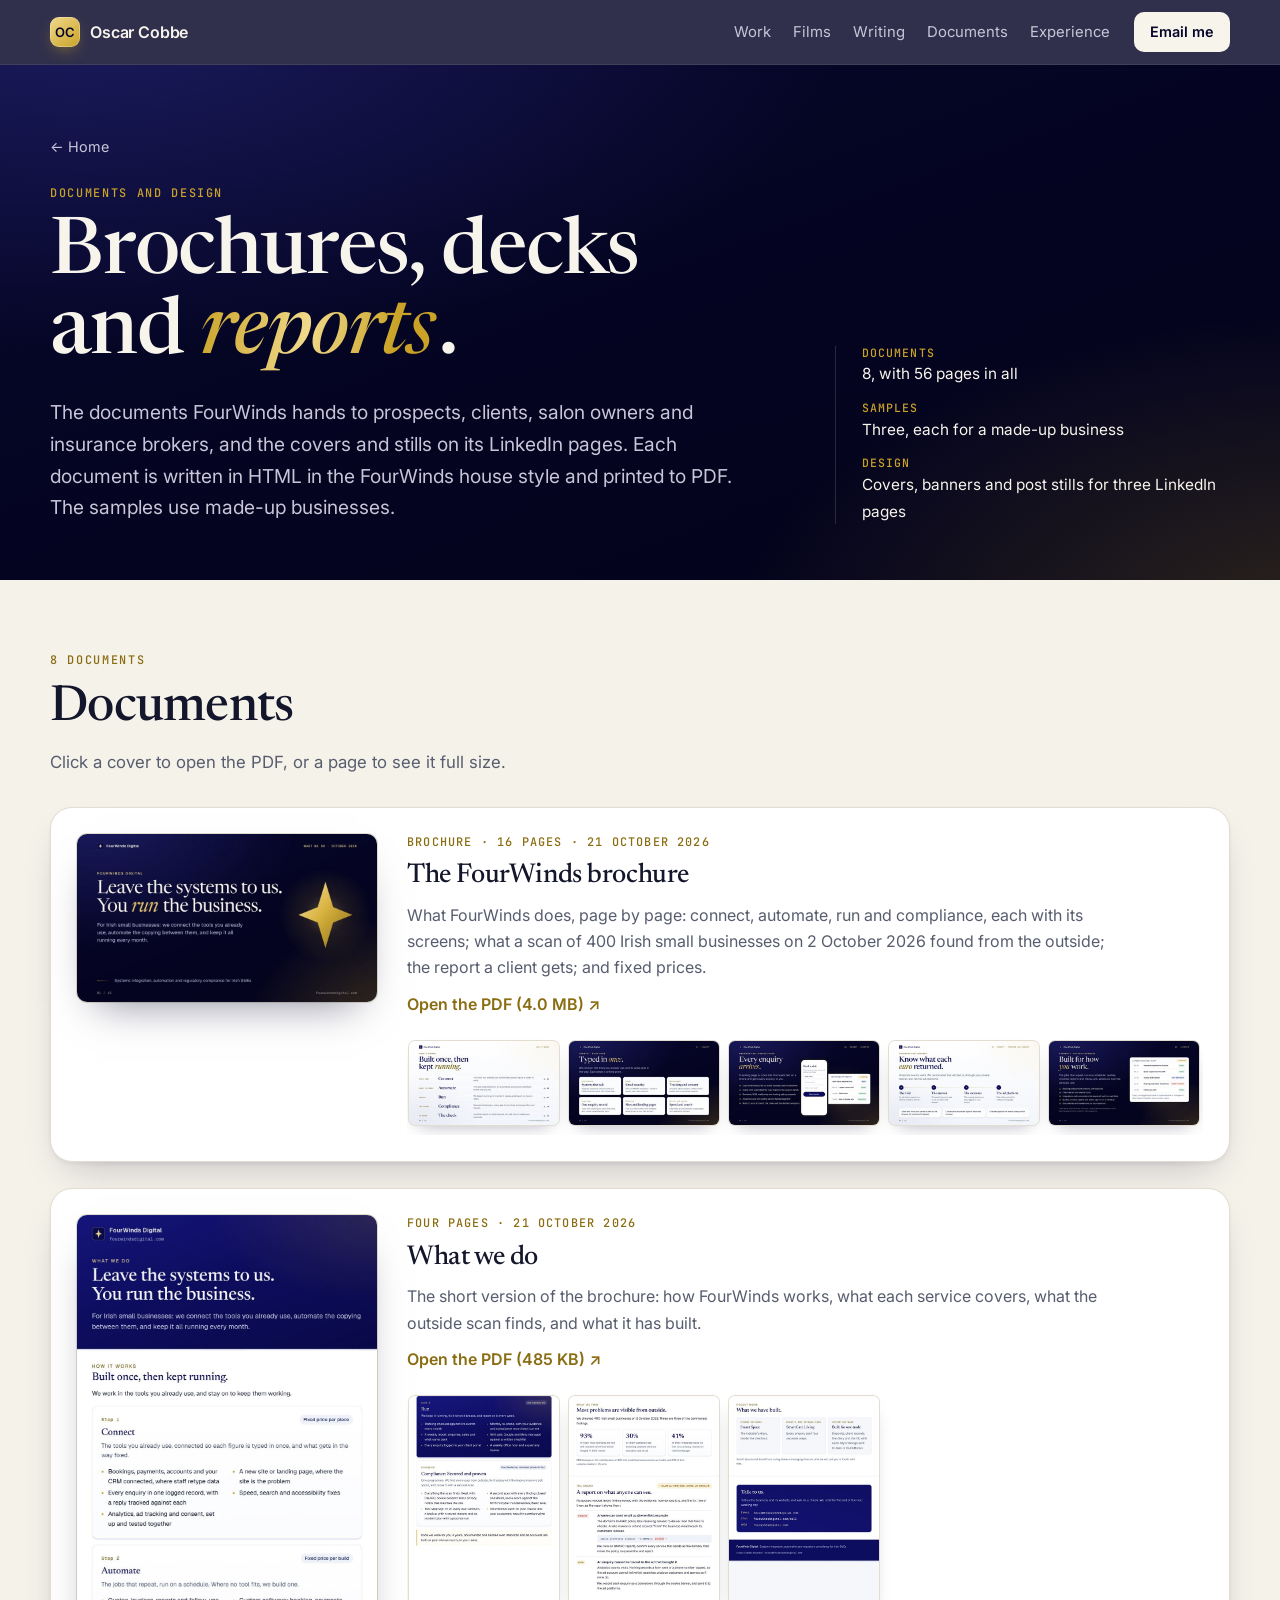
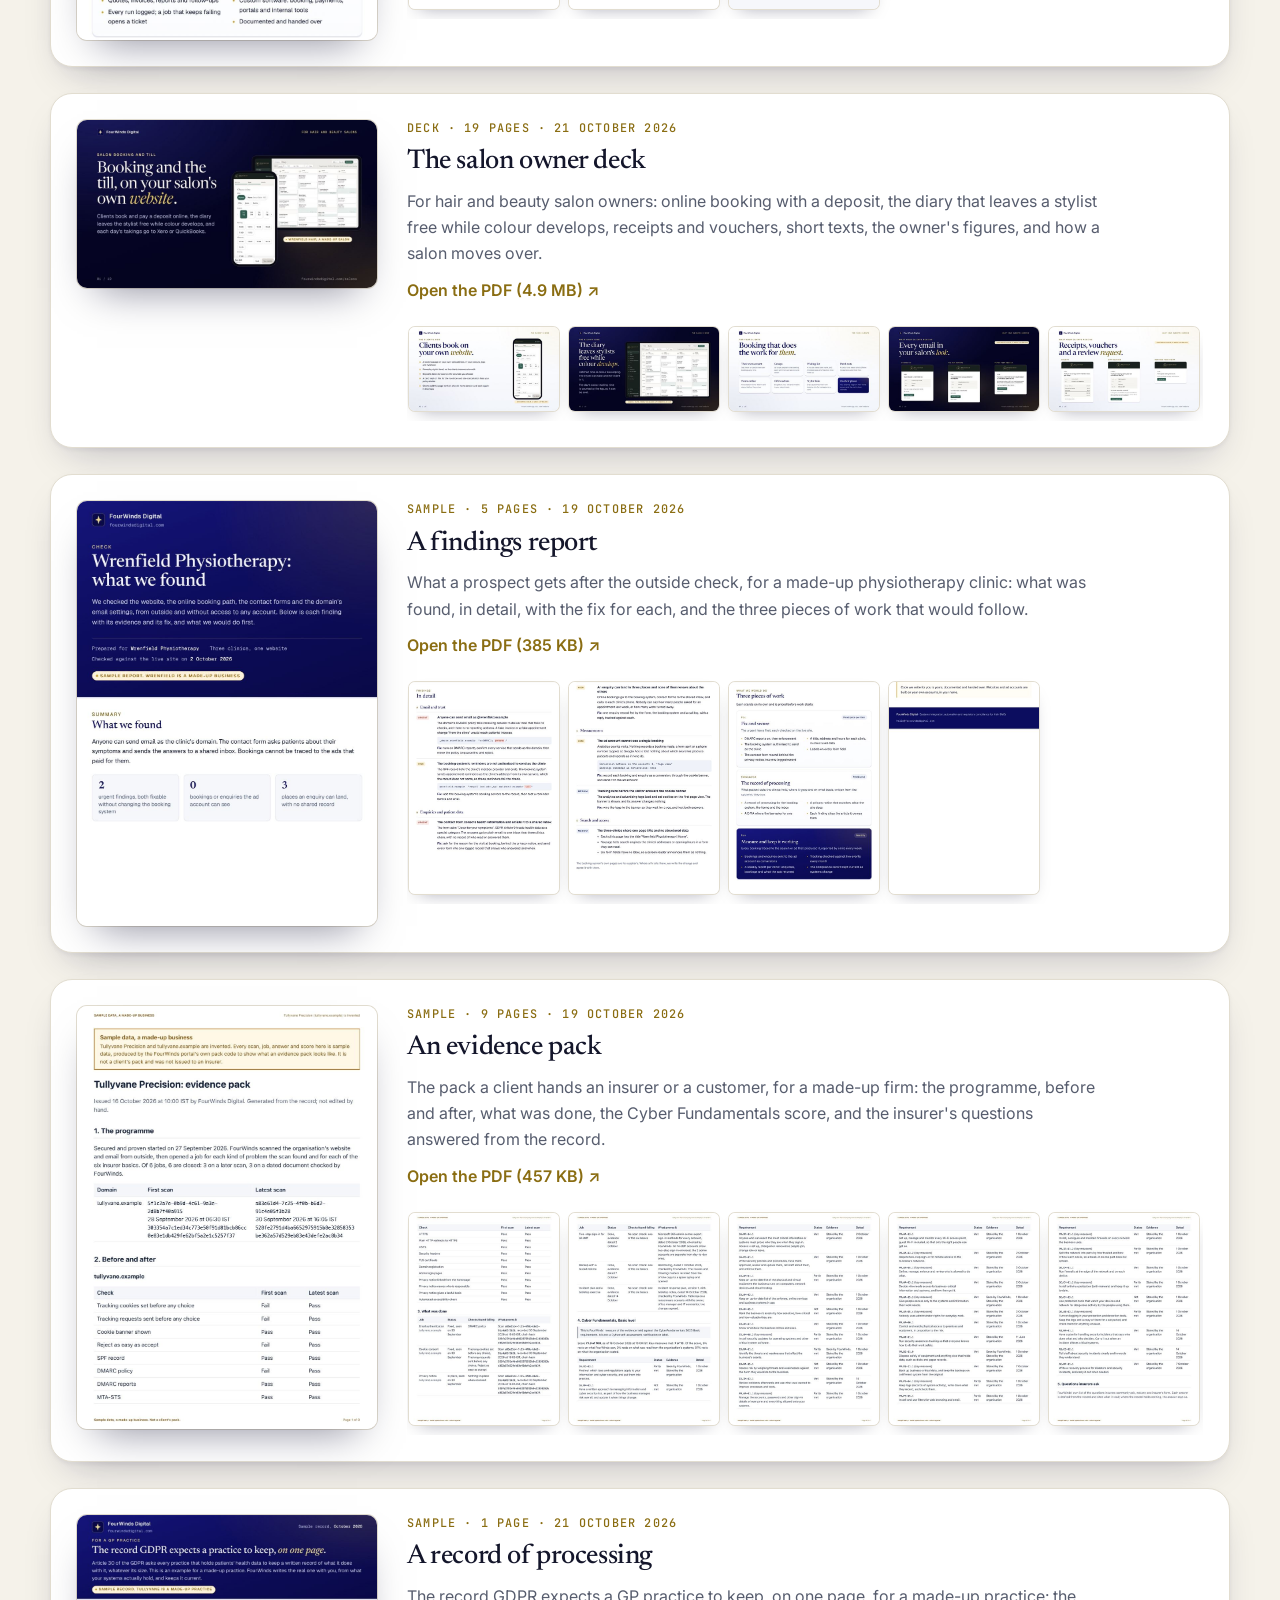
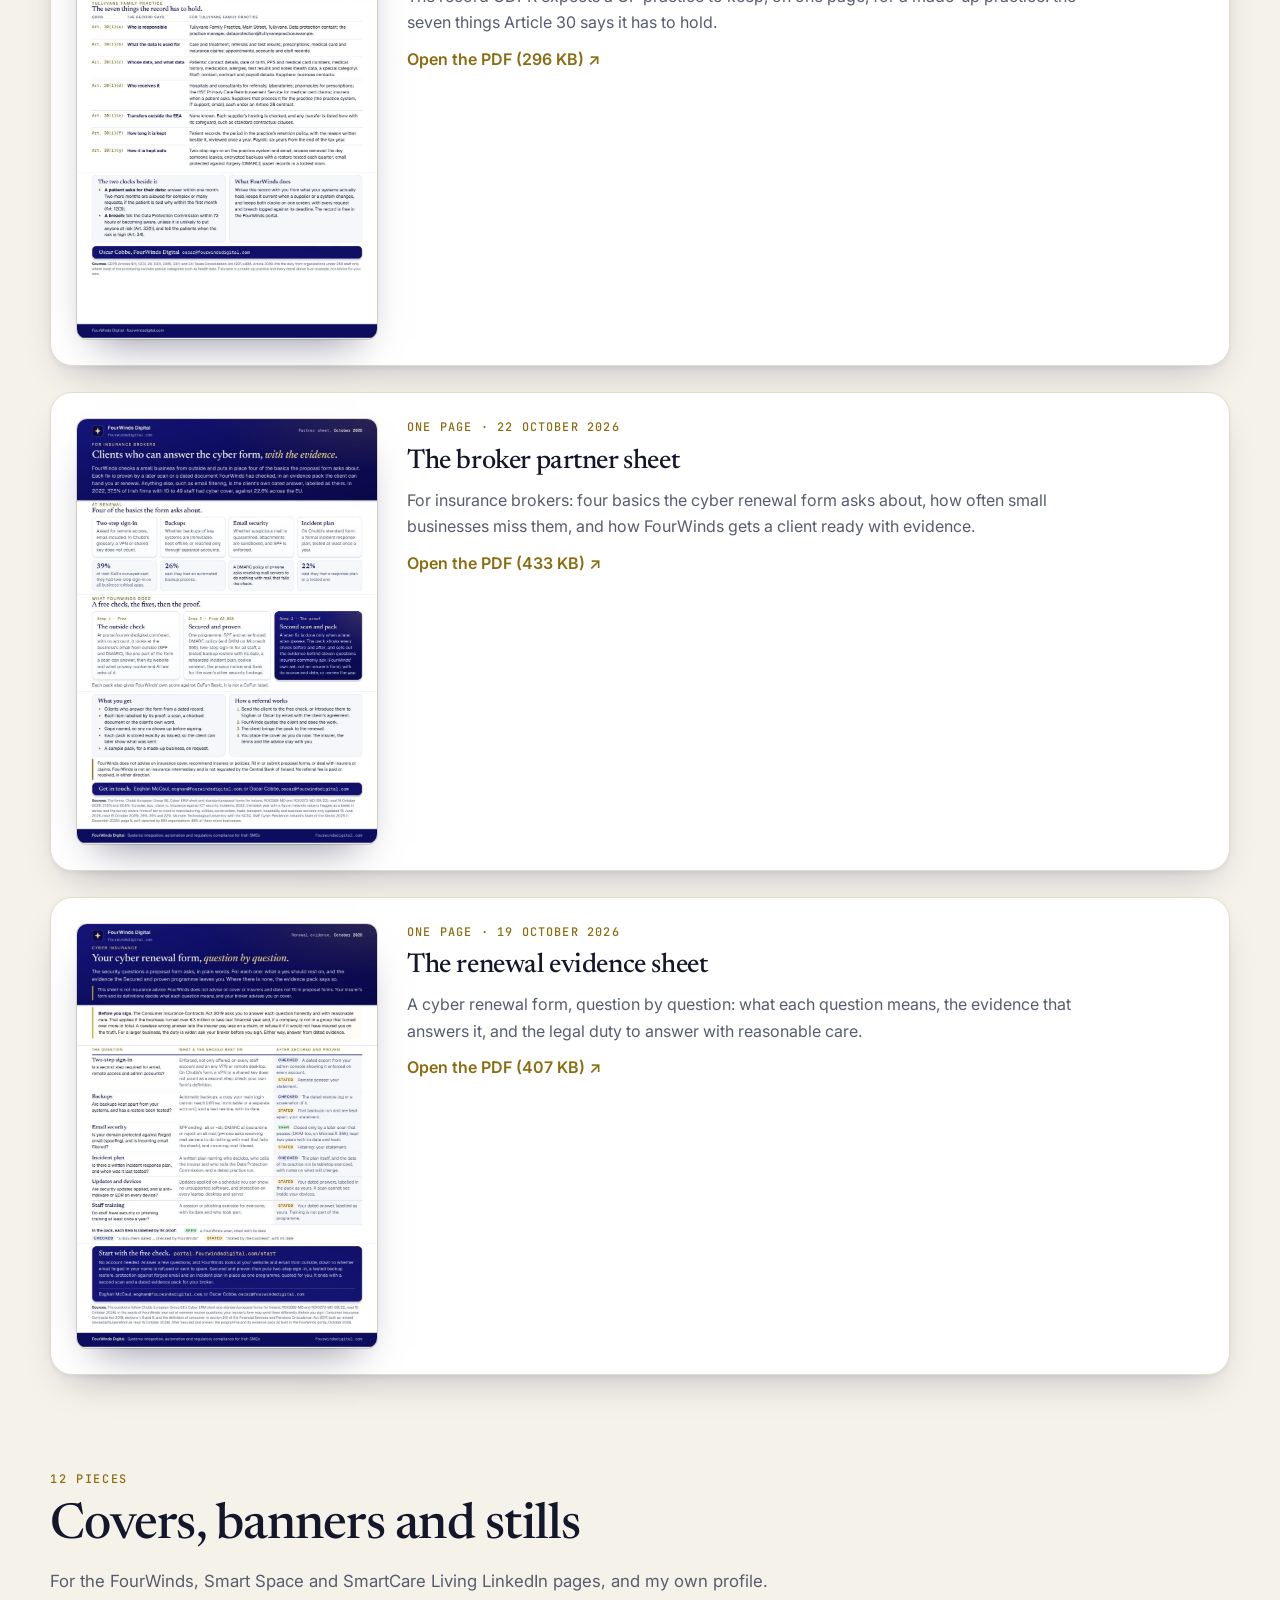
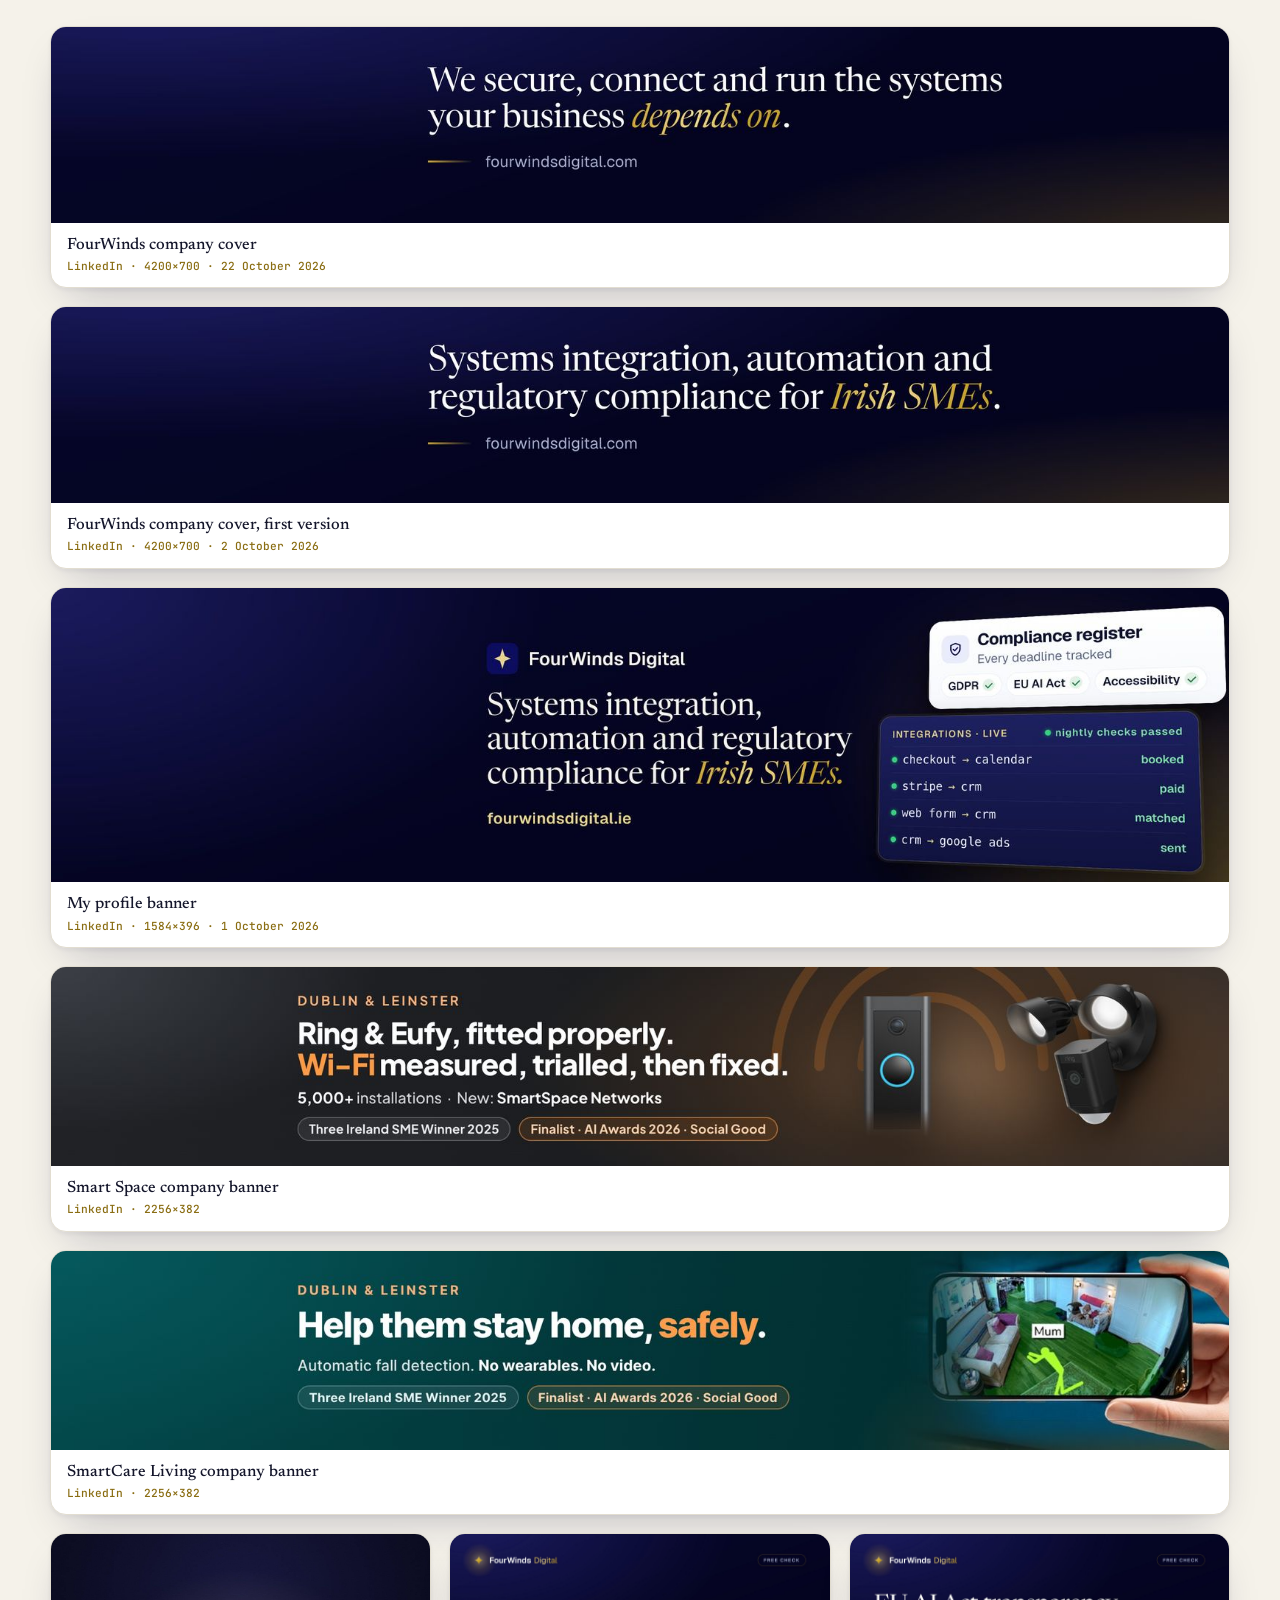
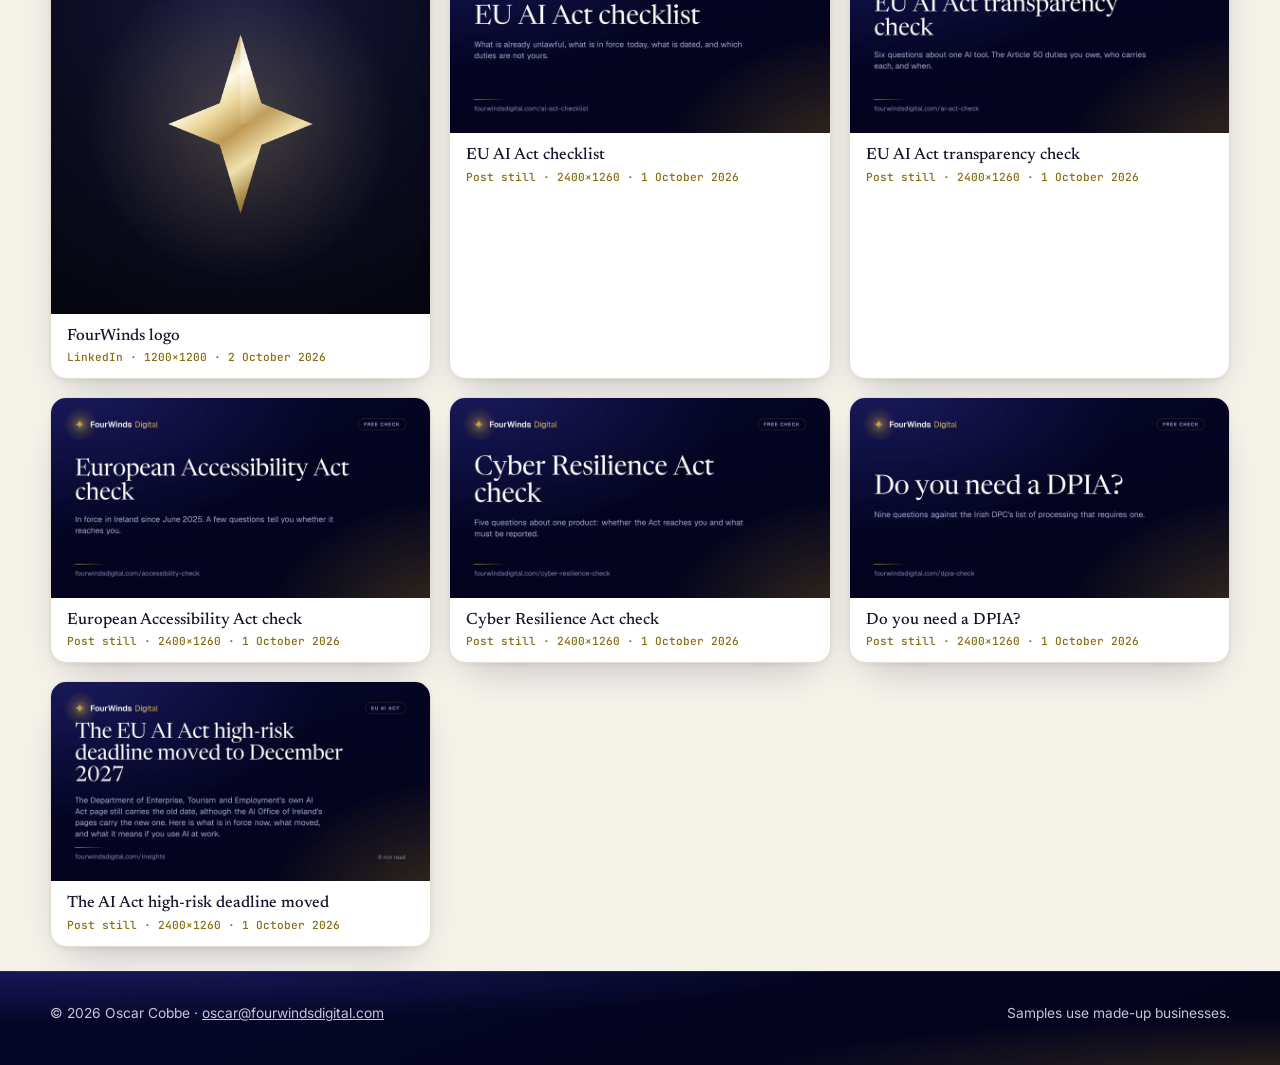
<file: documents.html>
<!doctype html>
<html lang="en-IE">
<head>
<meta charset="utf-8">
<meta name="viewport" content="width=device-width, initial-scale=1">
<title>Documents | Oscar Cobbe</title>
<meta name="description" content="The brochure, decks, sample reports and LinkedIn design I made for FourWinds Digital, Smart Space and SmartCare Living.">
<meta name="theme-color" content="#06062a">
<meta property="og:title" content="Documents | Oscar Cobbe">
<meta property="og:description" content="Brochures, decks, sample reports and LinkedIn design.">
<meta property="og:image" content="https://oscarcobbe.fourwindsdigital.com/img/docs/fourwinds-brochure-1.jpg">
<meta property="og:url" content="https://oscarcobbe.fourwindsdigital.com/documents">
<link rel="canonical" href="https://oscarcobbe.fourwindsdigital.com/documents">
<link rel="icon" href="/img/favicon.svg" type="image/svg+xml">
<link rel="preconnect" href="https://fonts.googleapis.com">
<link rel="preconnect" href="https://fonts.gstatic.com" crossorigin>
<link href="https://fonts.googleapis.com/css2?family=Inter:wght@400;500;600&family=JetBrains+Mono:wght@500&family=Newsreader:ital,opsz,wght@0,6..72,400;0,6..72,500;1,6..72,400;1,6..72,500&display=swap" rel="stylesheet">
<link rel="stylesheet" href="/assets/style.css?v=4">
</head>
<body>
<a class="skip" href="#all">Skip to the documents</a>
<nav class="nav" aria-label="Main">
  <div class="wrap">
    <a class="brand" href="/"><span class="mark">OC</span>Oscar Cobbe</a>
    <ul>
      <li><a href="/#work">Work</a></li>
      <li><a href="/films">Films</a></li>
      <li><a href="/writing">Writing</a></li>
      <li><a href="/documents" aria-current="page">Documents</a></li>
      <li><a href="/#experience">Experience</a></li>
    </ul>
    <a class="cta" href="mailto:oscar@fourwindsdigital.com">Email me</a>
  </div>
</nav>

<header class="ground cs-hero" style="padding-bottom:56px">
  <div class="wrap">
    <div class="crumbs"><a href="/">← Home</a></div>
    <div class="intro">
      <div>
        <p class="eyebrow">Documents and design</p>
        <h1>Brochures, decks and <em>reports</em>.</h1>
        <p class="lede">The documents FourWinds hands to prospects, clients, salon owners and insurance brokers, and the covers and stills on its LinkedIn pages. Each document is written in HTML in the FourWinds house style and printed to PDF. The samples use made-up businesses.</p>
      </div>
      <ul class="facts">
        <li><b>Documents</b><span>8, with 56 pages in all</span></li>
        <li><b>Samples</b><span>Three, each for a made-up business</span></li>
        <li><b>Design</b><span>Covers, banners and post stills for three LinkedIn pages</span></li>
      </ul>
    </div>
  </div>
</header>

<main id="all" class="on-paper fpage">
  <section class="fgroup"><div class="wrap">
    <div class="fghead"><p class="eyebrow">8 documents</p><h2>Documents</h2><p class="sub">Click a cover to open the PDF, or a page to see it full size.</p></div>
    <div class="docs">
<article class="doc">
  <a class="dcover" href="/docs/fourwinds-brochure.pdf" target="_blank" rel="noopener"><img src="/img/docs/fourwinds-brochure-1.jpg" alt="The first page of The FourWinds brochure" loading="lazy"></a>
  <div class="dbody"><span class="kicker">Brochure · 16 pages · 21 October 2026</span><h3>The FourWinds brochure</h3><p>What FourWinds does, page by page: connect, automate, run and compliance, each with its screens; what a scan of 400 Irish small businesses on 2 October 2026 found from the outside; the report a client gets; and fixed prices.</p>
  <a class="go" href="/docs/fourwinds-brochure.pdf" target="_blank" rel="noopener">Open the PDF (4.0 MB) ↗</a>
  <div class="dstrip"><a href="/img/docs/fourwinds-brochure-2.jpg" target="_blank" rel="noopener" title="Page 2"><img src="/img/docs/fourwinds-brochure-2.jpg" alt="Page 2 of The FourWinds brochure" loading="lazy"></a><a href="/img/docs/fourwinds-brochure-3.jpg" target="_blank" rel="noopener" title="Page 3"><img src="/img/docs/fourwinds-brochure-3.jpg" alt="Page 3 of The FourWinds brochure" loading="lazy"></a><a href="/img/docs/fourwinds-brochure-4.jpg" target="_blank" rel="noopener" title="Page 4"><img src="/img/docs/fourwinds-brochure-4.jpg" alt="Page 4 of The FourWinds brochure" loading="lazy"></a><a href="/img/docs/fourwinds-brochure-5.jpg" target="_blank" rel="noopener" title="Page 5"><img src="/img/docs/fourwinds-brochure-5.jpg" alt="Page 5 of The FourWinds brochure" loading="lazy"></a><a href="/img/docs/fourwinds-brochure-6.jpg" target="_blank" rel="noopener" title="Page 6"><img src="/img/docs/fourwinds-brochure-6.jpg" alt="Page 6 of The FourWinds brochure" loading="lazy"></a><a href="/img/docs/fourwinds-brochure-7.jpg" target="_blank" rel="noopener" title="Page 7"><img src="/img/docs/fourwinds-brochure-7.jpg" alt="Page 7 of The FourWinds brochure" loading="lazy"></a><a href="/img/docs/fourwinds-brochure-8.jpg" target="_blank" rel="noopener" title="Page 8"><img src="/img/docs/fourwinds-brochure-8.jpg" alt="Page 8 of The FourWinds brochure" loading="lazy"></a><a href="/img/docs/fourwinds-brochure-9.jpg" target="_blank" rel="noopener" title="Page 9"><img src="/img/docs/fourwinds-brochure-9.jpg" alt="Page 9 of The FourWinds brochure" loading="lazy"></a><a href="/img/docs/fourwinds-brochure-10.jpg" target="_blank" rel="noopener" title="Page 10"><img src="/img/docs/fourwinds-brochure-10.jpg" alt="Page 10 of The FourWinds brochure" loading="lazy"></a><a href="/img/docs/fourwinds-brochure-11.jpg" target="_blank" rel="noopener" title="Page 11"><img src="/img/docs/fourwinds-brochure-11.jpg" alt="Page 11 of The FourWinds brochure" loading="lazy"></a><a href="/img/docs/fourwinds-brochure-12.jpg" target="_blank" rel="noopener" title="Page 12"><img src="/img/docs/fourwinds-brochure-12.jpg" alt="Page 12 of The FourWinds brochure" loading="lazy"></a><a href="/img/docs/fourwinds-brochure-13.jpg" target="_blank" rel="noopener" title="Page 13"><img src="/img/docs/fourwinds-brochure-13.jpg" alt="Page 13 of The FourWinds brochure" loading="lazy"></a><a href="/img/docs/fourwinds-brochure-14.jpg" target="_blank" rel="noopener" title="Page 14"><img src="/img/docs/fourwinds-brochure-14.jpg" alt="Page 14 of The FourWinds brochure" loading="lazy"></a><a href="/img/docs/fourwinds-brochure-15.jpg" target="_blank" rel="noopener" title="Page 15"><img src="/img/docs/fourwinds-brochure-15.jpg" alt="Page 15 of The FourWinds brochure" loading="lazy"></a><a href="/img/docs/fourwinds-brochure-16.jpg" target="_blank" rel="noopener" title="Page 16"><img src="/img/docs/fourwinds-brochure-16.jpg" alt="Page 16 of The FourWinds brochure" loading="lazy"></a></div></div>
</article>
<article class="doc">
  <a class="dcover" href="/docs/fourwinds-what-we-do.pdf" target="_blank" rel="noopener"><img src="/img/docs/fourwinds-what-we-do-1.jpg" alt="The first page of What we do" loading="lazy"></a>
  <div class="dbody"><span class="kicker">Four pages · 21 October 2026</span><h3>What we do</h3><p>The short version of the brochure: how FourWinds works, what each service covers, what the outside scan finds, and what it has built.</p>
  <a class="go" href="/docs/fourwinds-what-we-do.pdf" target="_blank" rel="noopener">Open the PDF (485 KB) ↗</a>
  <div class="dstrip"><a href="/img/docs/fourwinds-what-we-do-2.jpg" target="_blank" rel="noopener" title="Page 2"><img src="/img/docs/fourwinds-what-we-do-2.jpg" alt="Page 2 of What we do" loading="lazy"></a><a href="/img/docs/fourwinds-what-we-do-3.jpg" target="_blank" rel="noopener" title="Page 3"><img src="/img/docs/fourwinds-what-we-do-3.jpg" alt="Page 3 of What we do" loading="lazy"></a><a href="/img/docs/fourwinds-what-we-do-4.jpg" target="_blank" rel="noopener" title="Page 4"><img src="/img/docs/fourwinds-what-we-do-4.jpg" alt="Page 4 of What we do" loading="lazy"></a></div></div>
</article>
<article class="doc">
  <a class="dcover" href="/docs/salon-owner-deck.pdf" target="_blank" rel="noopener"><img src="/img/docs/salon-owner-deck-1.jpg" alt="The first page of The salon owner deck" loading="lazy"></a>
  <div class="dbody"><span class="kicker">Deck · 19 pages · 21 October 2026</span><h3>The salon owner deck</h3><p>For hair and beauty salon owners: online booking with a deposit, the diary that leaves a stylist free while colour develops, receipts and vouchers, short texts, the owner&#x27;s figures, and how a salon moves over.</p>
  <a class="go" href="/docs/salon-owner-deck.pdf" target="_blank" rel="noopener">Open the PDF (4.9 MB) ↗</a>
  <div class="dstrip"><a href="/img/docs/salon-owner-deck-2.jpg" target="_blank" rel="noopener" title="Page 2"><img src="/img/docs/salon-owner-deck-2.jpg" alt="Page 2 of The salon owner deck" loading="lazy"></a><a href="/img/docs/salon-owner-deck-3.jpg" target="_blank" rel="noopener" title="Page 3"><img src="/img/docs/salon-owner-deck-3.jpg" alt="Page 3 of The salon owner deck" loading="lazy"></a><a href="/img/docs/salon-owner-deck-4.jpg" target="_blank" rel="noopener" title="Page 4"><img src="/img/docs/salon-owner-deck-4.jpg" alt="Page 4 of The salon owner deck" loading="lazy"></a><a href="/img/docs/salon-owner-deck-5.jpg" target="_blank" rel="noopener" title="Page 5"><img src="/img/docs/salon-owner-deck-5.jpg" alt="Page 5 of The salon owner deck" loading="lazy"></a><a href="/img/docs/salon-owner-deck-6.jpg" target="_blank" rel="noopener" title="Page 6"><img src="/img/docs/salon-owner-deck-6.jpg" alt="Page 6 of The salon owner deck" loading="lazy"></a><a href="/img/docs/salon-owner-deck-7.jpg" target="_blank" rel="noopener" title="Page 7"><img src="/img/docs/salon-owner-deck-7.jpg" alt="Page 7 of The salon owner deck" loading="lazy"></a><a href="/img/docs/salon-owner-deck-8.jpg" target="_blank" rel="noopener" title="Page 8"><img src="/img/docs/salon-owner-deck-8.jpg" alt="Page 8 of The salon owner deck" loading="lazy"></a><a href="/img/docs/salon-owner-deck-9.jpg" target="_blank" rel="noopener" title="Page 9"><img src="/img/docs/salon-owner-deck-9.jpg" alt="Page 9 of The salon owner deck" loading="lazy"></a><a href="/img/docs/salon-owner-deck-10.jpg" target="_blank" rel="noopener" title="Page 10"><img src="/img/docs/salon-owner-deck-10.jpg" alt="Page 10 of The salon owner deck" loading="lazy"></a><a href="/img/docs/salon-owner-deck-11.jpg" target="_blank" rel="noopener" title="Page 11"><img src="/img/docs/salon-owner-deck-11.jpg" alt="Page 11 of The salon owner deck" loading="lazy"></a><a href="/img/docs/salon-owner-deck-12.jpg" target="_blank" rel="noopener" title="Page 12"><img src="/img/docs/salon-owner-deck-12.jpg" alt="Page 12 of The salon owner deck" loading="lazy"></a><a href="/img/docs/salon-owner-deck-13.jpg" target="_blank" rel="noopener" title="Page 13"><img src="/img/docs/salon-owner-deck-13.jpg" alt="Page 13 of The salon owner deck" loading="lazy"></a><a href="/img/docs/salon-owner-deck-14.jpg" target="_blank" rel="noopener" title="Page 14"><img src="/img/docs/salon-owner-deck-14.jpg" alt="Page 14 of The salon owner deck" loading="lazy"></a><a href="/img/docs/salon-owner-deck-15.jpg" target="_blank" rel="noopener" title="Page 15"><img src="/img/docs/salon-owner-deck-15.jpg" alt="Page 15 of The salon owner deck" loading="lazy"></a><a href="/img/docs/salon-owner-deck-16.jpg" target="_blank" rel="noopener" title="Page 16"><img src="/img/docs/salon-owner-deck-16.jpg" alt="Page 16 of The salon owner deck" loading="lazy"></a><a href="/img/docs/salon-owner-deck-17.jpg" target="_blank" rel="noopener" title="Page 17"><img src="/img/docs/salon-owner-deck-17.jpg" alt="Page 17 of The salon owner deck" loading="lazy"></a><a href="/img/docs/salon-owner-deck-18.jpg" target="_blank" rel="noopener" title="Page 18"><img src="/img/docs/salon-owner-deck-18.jpg" alt="Page 18 of The salon owner deck" loading="lazy"></a><a href="/img/docs/salon-owner-deck-19.jpg" target="_blank" rel="noopener" title="Page 19"><img src="/img/docs/salon-owner-deck-19.jpg" alt="Page 19 of The salon owner deck" loading="lazy"></a></div></div>
</article>
<article class="doc">
  <a class="dcover" href="/docs/sample-findings-report.pdf" target="_blank" rel="noopener"><img src="/img/docs/sample-findings-report-1.jpg" alt="The first page of A findings report" loading="lazy"></a>
  <div class="dbody"><span class="kicker">Sample · 5 pages · 19 October 2026</span><h3>A findings report</h3><p>What a prospect gets after the outside check, for a made-up physiotherapy clinic: what was found, in detail, with the fix for each, and the three pieces of work that would follow.</p>
  <a class="go" href="/docs/sample-findings-report.pdf" target="_blank" rel="noopener">Open the PDF (385 KB) ↗</a>
  <div class="dstrip"><a href="/img/docs/sample-findings-report-2.jpg" target="_blank" rel="noopener" title="Page 2"><img src="/img/docs/sample-findings-report-2.jpg" alt="Page 2 of A findings report" loading="lazy"></a><a href="/img/docs/sample-findings-report-3.jpg" target="_blank" rel="noopener" title="Page 3"><img src="/img/docs/sample-findings-report-3.jpg" alt="Page 3 of A findings report" loading="lazy"></a><a href="/img/docs/sample-findings-report-4.jpg" target="_blank" rel="noopener" title="Page 4"><img src="/img/docs/sample-findings-report-4.jpg" alt="Page 4 of A findings report" loading="lazy"></a><a href="/img/docs/sample-findings-report-5.jpg" target="_blank" rel="noopener" title="Page 5"><img src="/img/docs/sample-findings-report-5.jpg" alt="Page 5 of A findings report" loading="lazy"></a></div></div>
</article>
<article class="doc">
  <a class="dcover" href="/docs/sample-evidence-pack.pdf" target="_blank" rel="noopener"><img src="/img/docs/sample-evidence-pack-1.jpg" alt="The first page of An evidence pack" loading="lazy"></a>
  <div class="dbody"><span class="kicker">Sample · 9 pages · 19 October 2026</span><h3>An evidence pack</h3><p>The pack a client hands an insurer or a customer, for a made-up firm: the programme, before and after, what was done, the Cyber Fundamentals score, and the insurer&#x27;s questions answered from the record.</p>
  <a class="go" href="/docs/sample-evidence-pack.pdf" target="_blank" rel="noopener">Open the PDF (457 KB) ↗</a>
  <div class="dstrip"><a href="/img/docs/sample-evidence-pack-2.jpg" target="_blank" rel="noopener" title="Page 2"><img src="/img/docs/sample-evidence-pack-2.jpg" alt="Page 2 of An evidence pack" loading="lazy"></a><a href="/img/docs/sample-evidence-pack-3.jpg" target="_blank" rel="noopener" title="Page 3"><img src="/img/docs/sample-evidence-pack-3.jpg" alt="Page 3 of An evidence pack" loading="lazy"></a><a href="/img/docs/sample-evidence-pack-4.jpg" target="_blank" rel="noopener" title="Page 4"><img src="/img/docs/sample-evidence-pack-4.jpg" alt="Page 4 of An evidence pack" loading="lazy"></a><a href="/img/docs/sample-evidence-pack-5.jpg" target="_blank" rel="noopener" title="Page 5"><img src="/img/docs/sample-evidence-pack-5.jpg" alt="Page 5 of An evidence pack" loading="lazy"></a><a href="/img/docs/sample-evidence-pack-6.jpg" target="_blank" rel="noopener" title="Page 6"><img src="/img/docs/sample-evidence-pack-6.jpg" alt="Page 6 of An evidence pack" loading="lazy"></a><a href="/img/docs/sample-evidence-pack-7.jpg" target="_blank" rel="noopener" title="Page 7"><img src="/img/docs/sample-evidence-pack-7.jpg" alt="Page 7 of An evidence pack" loading="lazy"></a><a href="/img/docs/sample-evidence-pack-8.jpg" target="_blank" rel="noopener" title="Page 8"><img src="/img/docs/sample-evidence-pack-8.jpg" alt="Page 8 of An evidence pack" loading="lazy"></a><a href="/img/docs/sample-evidence-pack-9.jpg" target="_blank" rel="noopener" title="Page 9"><img src="/img/docs/sample-evidence-pack-9.jpg" alt="Page 9 of An evidence pack" loading="lazy"></a></div></div>
</article>
<article class="doc">
  <a class="dcover" href="/docs/sample-record-of-processing.pdf" target="_blank" rel="noopener"><img src="/img/docs/sample-record-of-processing-1.jpg" alt="The first page of A record of processing" loading="lazy"></a>
  <div class="dbody"><span class="kicker">Sample · 1 page · 21 October 2026</span><h3>A record of processing</h3><p>The record GDPR expects a GP practice to keep, on one page, for a made-up practice: the seven things Article 30 says it has to hold.</p>
  <a class="go" href="/docs/sample-record-of-processing.pdf" target="_blank" rel="noopener">Open the PDF (296 KB) ↗</a>
  </div>
</article>
<article class="doc">
  <a class="dcover" href="/docs/broker-partner-sheet.pdf" target="_blank" rel="noopener"><img src="/img/docs/broker-partner-sheet-1.jpg" alt="The first page of The broker partner sheet" loading="lazy"></a>
  <div class="dbody"><span class="kicker">One page · 22 October 2026</span><h3>The broker partner sheet</h3><p>For insurance brokers: four basics the cyber renewal form asks about, how often small businesses miss them, and how FourWinds gets a client ready with evidence.</p>
  <a class="go" href="/docs/broker-partner-sheet.pdf" target="_blank" rel="noopener">Open the PDF (433 KB) ↗</a>
  </div>
</article>
<article class="doc">
  <a class="dcover" href="/docs/renewal-evidence-sheet.pdf" target="_blank" rel="noopener"><img src="/img/docs/renewal-evidence-sheet-1.jpg" alt="The first page of The renewal evidence sheet" loading="lazy"></a>
  <div class="dbody"><span class="kicker">One page · 19 October 2026</span><h3>The renewal evidence sheet</h3><p>A cyber renewal form, question by question: what each question means, the evidence that answers it, and the legal duty to answer with reasonable care.</p>
  <a class="go" href="/docs/renewal-evidence-sheet.pdf" target="_blank" rel="noopener">Open the PDF (407 KB) ↗</a>
  </div>
</article>
    </div>
  </div></section>
  <section class="fgroup"><div class="wrap">
    <div class="fghead"><p class="eyebrow">12 pieces</p><h2>Covers, banners and stills</h2><p class="sub">For the FourWinds, Smart Space and SmartCare Living LinkedIn pages, and my own profile.</p></div>
    <div class="dgrid"><figure class="dz wide"><img src="/img/design/fw-cover-oct22.jpg" alt="FourWinds company cover" loading="lazy"><figcaption><b>FourWinds company cover</b><span>LinkedIn · 4200×700 · 22 October 2026</span></figcaption></figure><figure class="dz wide"><img src="/img/design/fw-cover-oct02.jpg" alt="FourWinds company cover, first version" loading="lazy"><figcaption><b>FourWinds company cover, first version</b><span>LinkedIn · 4200×700 · 2 October 2026</span></figcaption></figure><figure class="dz wide"><img src="/img/design/oscar-banner.jpg" alt="My profile banner" loading="lazy"><figcaption><b>My profile banner</b><span>LinkedIn · 1584×396 · 1 October 2026</span></figcaption></figure><figure class="dz wide"><img src="/img/design/ss-banner.jpg" alt="Smart Space company banner" loading="lazy"><figcaption><b>Smart Space company banner</b><span>LinkedIn · 2256×382</span></figcaption></figure><figure class="dz wide"><img src="/img/design/scl-banner.jpg" alt="SmartCare Living company banner" loading="lazy"><figcaption><b>SmartCare Living company banner</b><span>LinkedIn · 2256×382</span></figcaption></figure><figure class="dz square"><img src="/img/design/fw-logo.jpg" alt="FourWinds logo" loading="lazy"><figcaption><b>FourWinds logo</b><span>LinkedIn · 1200×1200 · 2 October 2026</span></figcaption></figure><figure class="dz still"><img src="/img/design/still-ai-act-checklist.jpg" alt="EU AI Act checklist" loading="lazy"><figcaption><b>EU AI Act checklist</b><span>Post still · 2400×1260 · 1 October 2026</span></figcaption></figure><figure class="dz still"><img src="/img/design/still-ai-act-transparency.jpg" alt="EU AI Act transparency check" loading="lazy"><figcaption><b>EU AI Act transparency check</b><span>Post still · 2400×1260 · 1 October 2026</span></figcaption></figure><figure class="dz still"><img src="/img/design/still-accessibility.jpg" alt="European Accessibility Act check" loading="lazy"><figcaption><b>European Accessibility Act check</b><span>Post still · 2400×1260 · 1 October 2026</span></figcaption></figure><figure class="dz still"><img src="/img/design/still-cra.jpg" alt="Cyber Resilience Act check" loading="lazy"><figcaption><b>Cyber Resilience Act check</b><span>Post still · 2400×1260 · 1 October 2026</span></figcaption></figure><figure class="dz still"><img src="/img/design/still-dpia.jpg" alt="Do you need a DPIA?" loading="lazy"><figcaption><b>Do you need a DPIA?</b><span>Post still · 2400×1260 · 1 October 2026</span></figcaption></figure><figure class="dz still"><img src="/img/design/still-ai-act-deadline.jpg" alt="The AI Act high-risk deadline moved" loading="lazy"><figcaption><b>The AI Act high-risk deadline moved</b><span>Post still · 2400×1260 · 1 October 2026</span></figcaption></figure></div>
  </div></section>
</main>

<div class="ground">
  <footer>
    <div class="wrap"><span>© 2026 Oscar Cobbe · <a href="mailto:oscar@fourwindsdigital.com">oscar@fourwindsdigital.com</a></span><span>Samples use made-up businesses.</span></div>
  </footer>
</div>
</body>
</html>
</file>
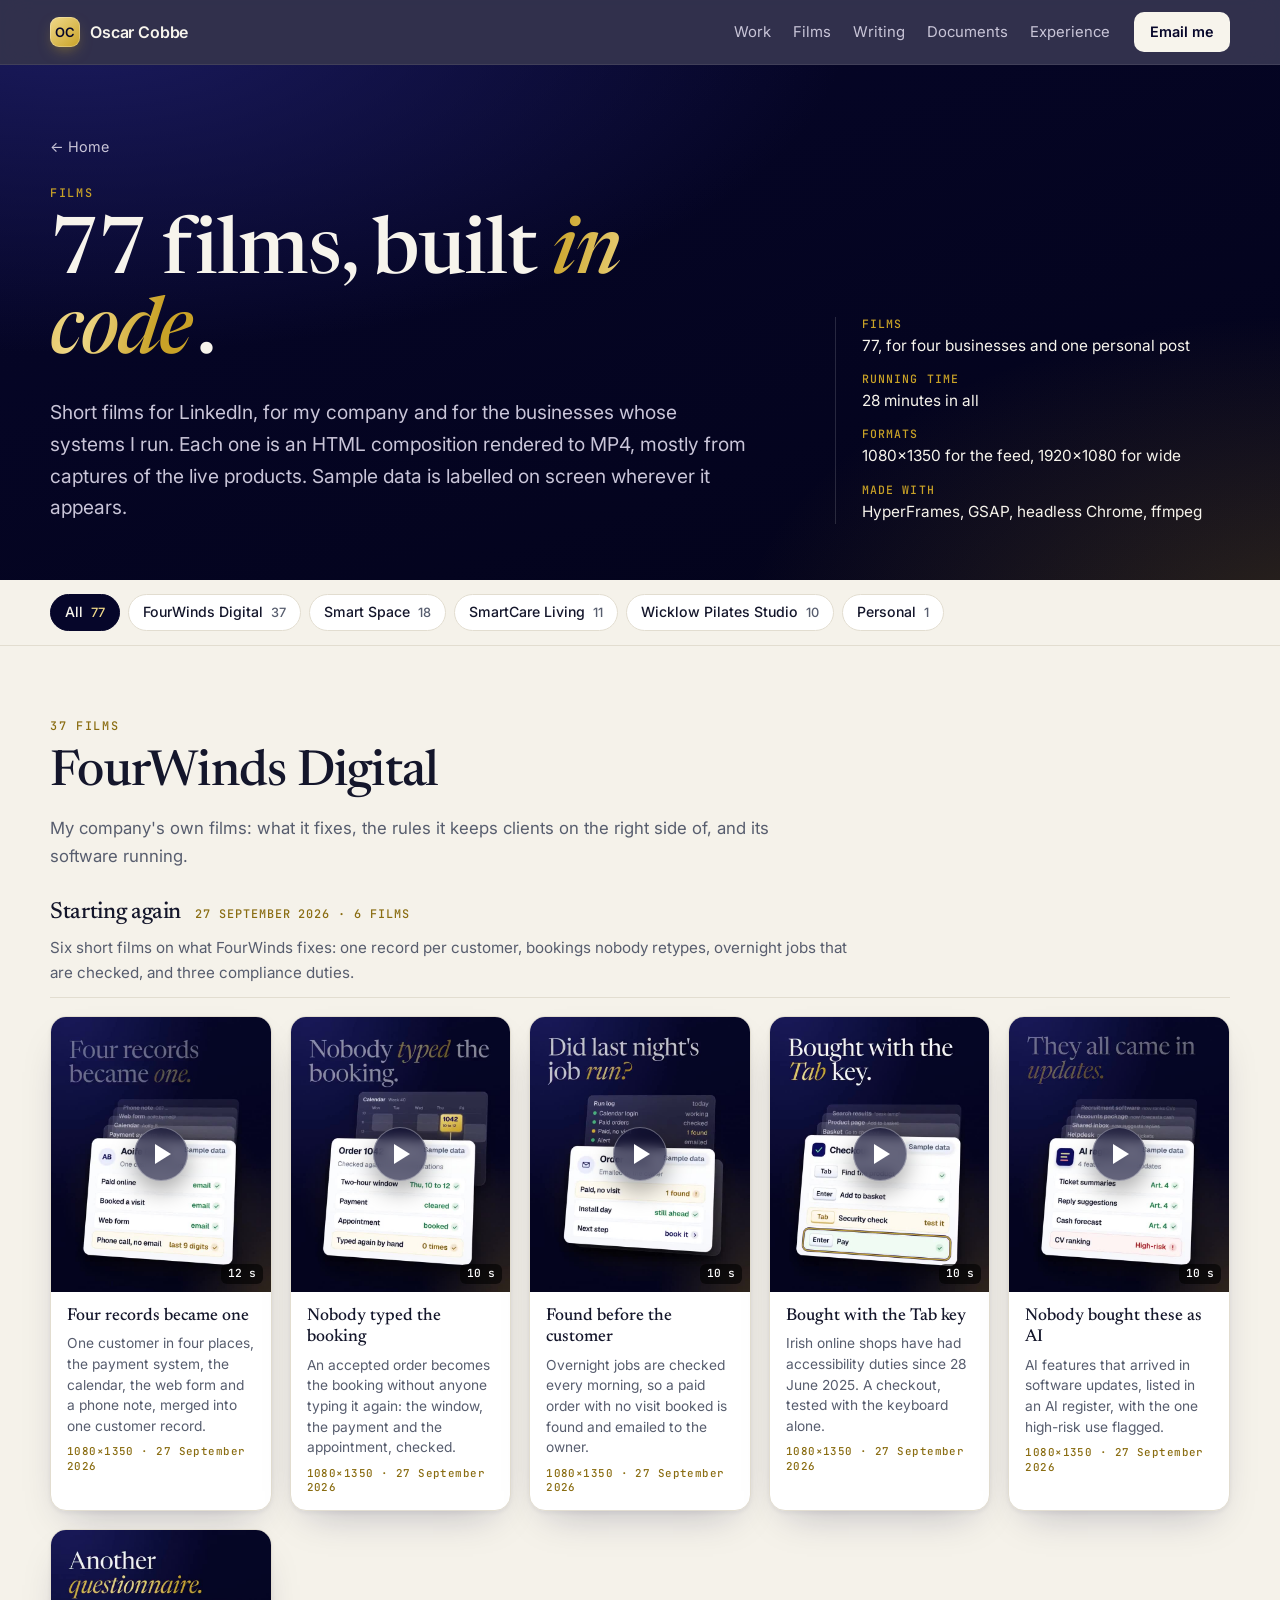
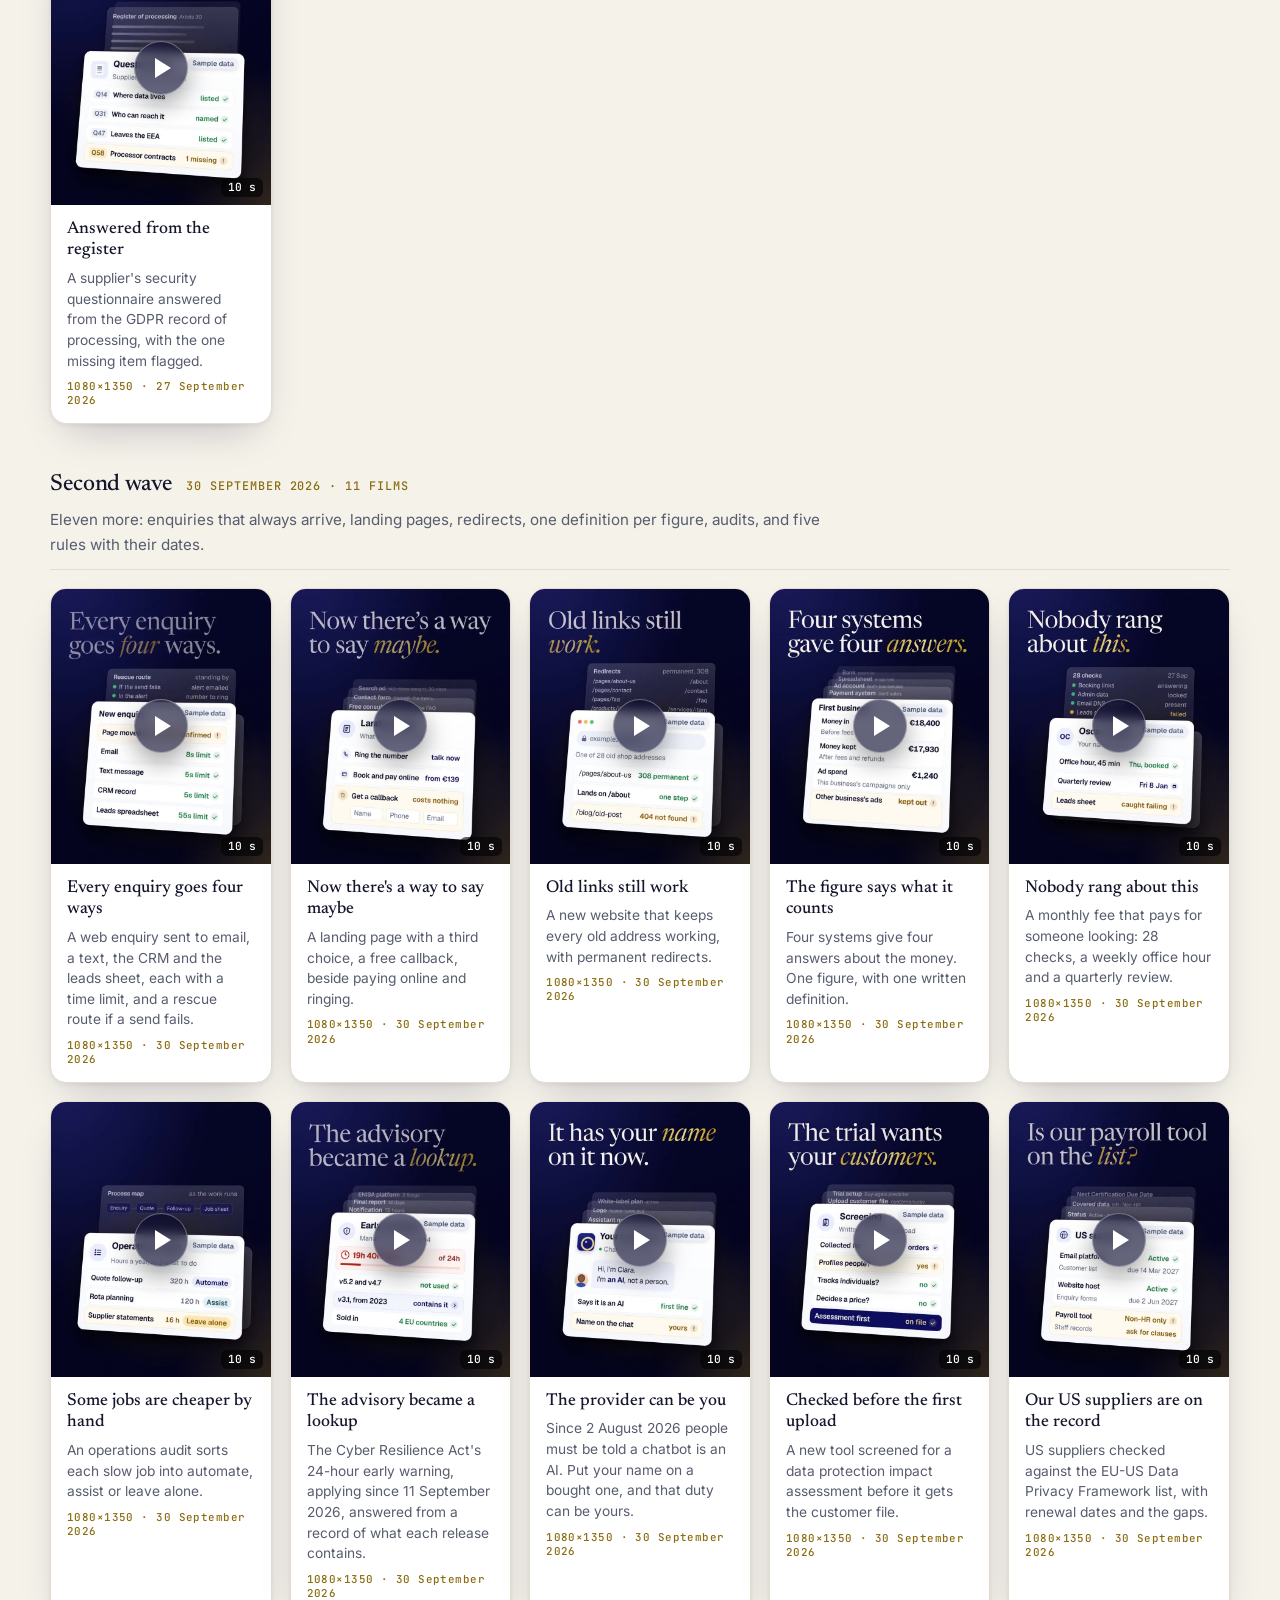
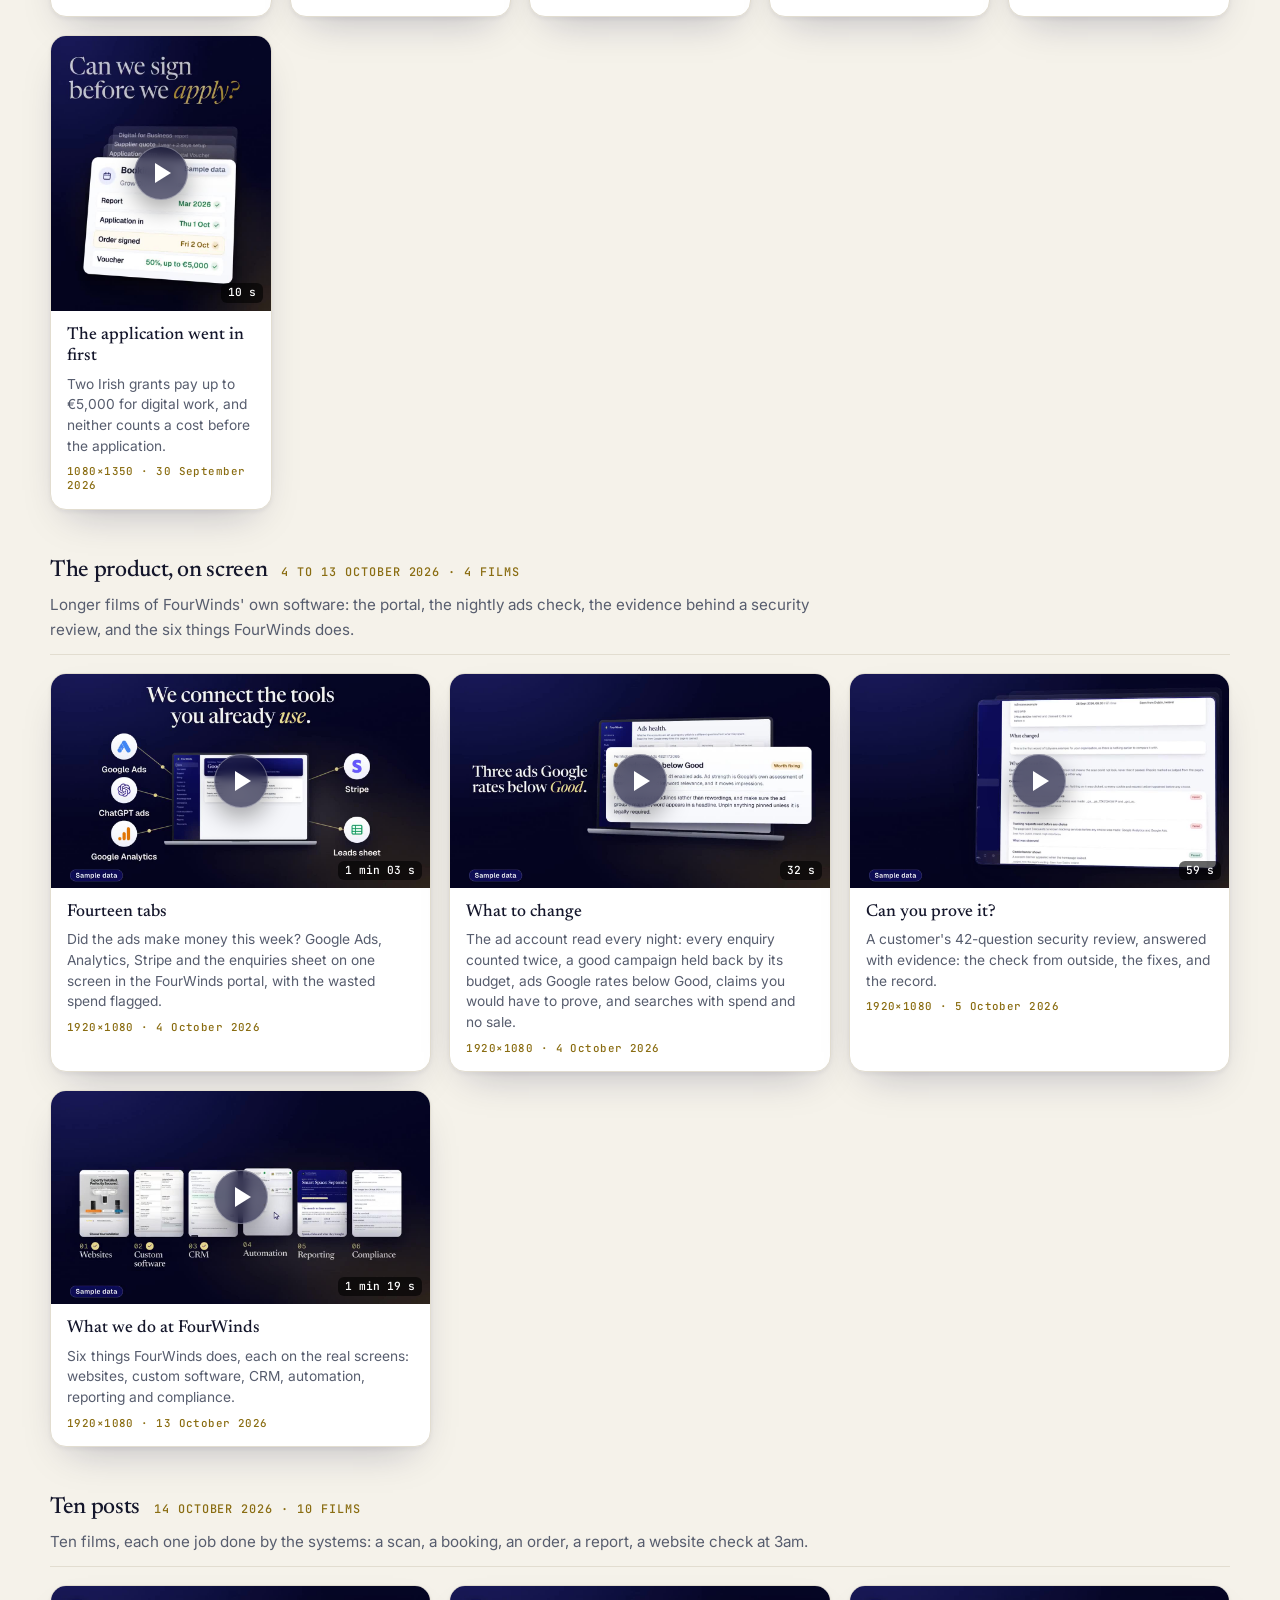
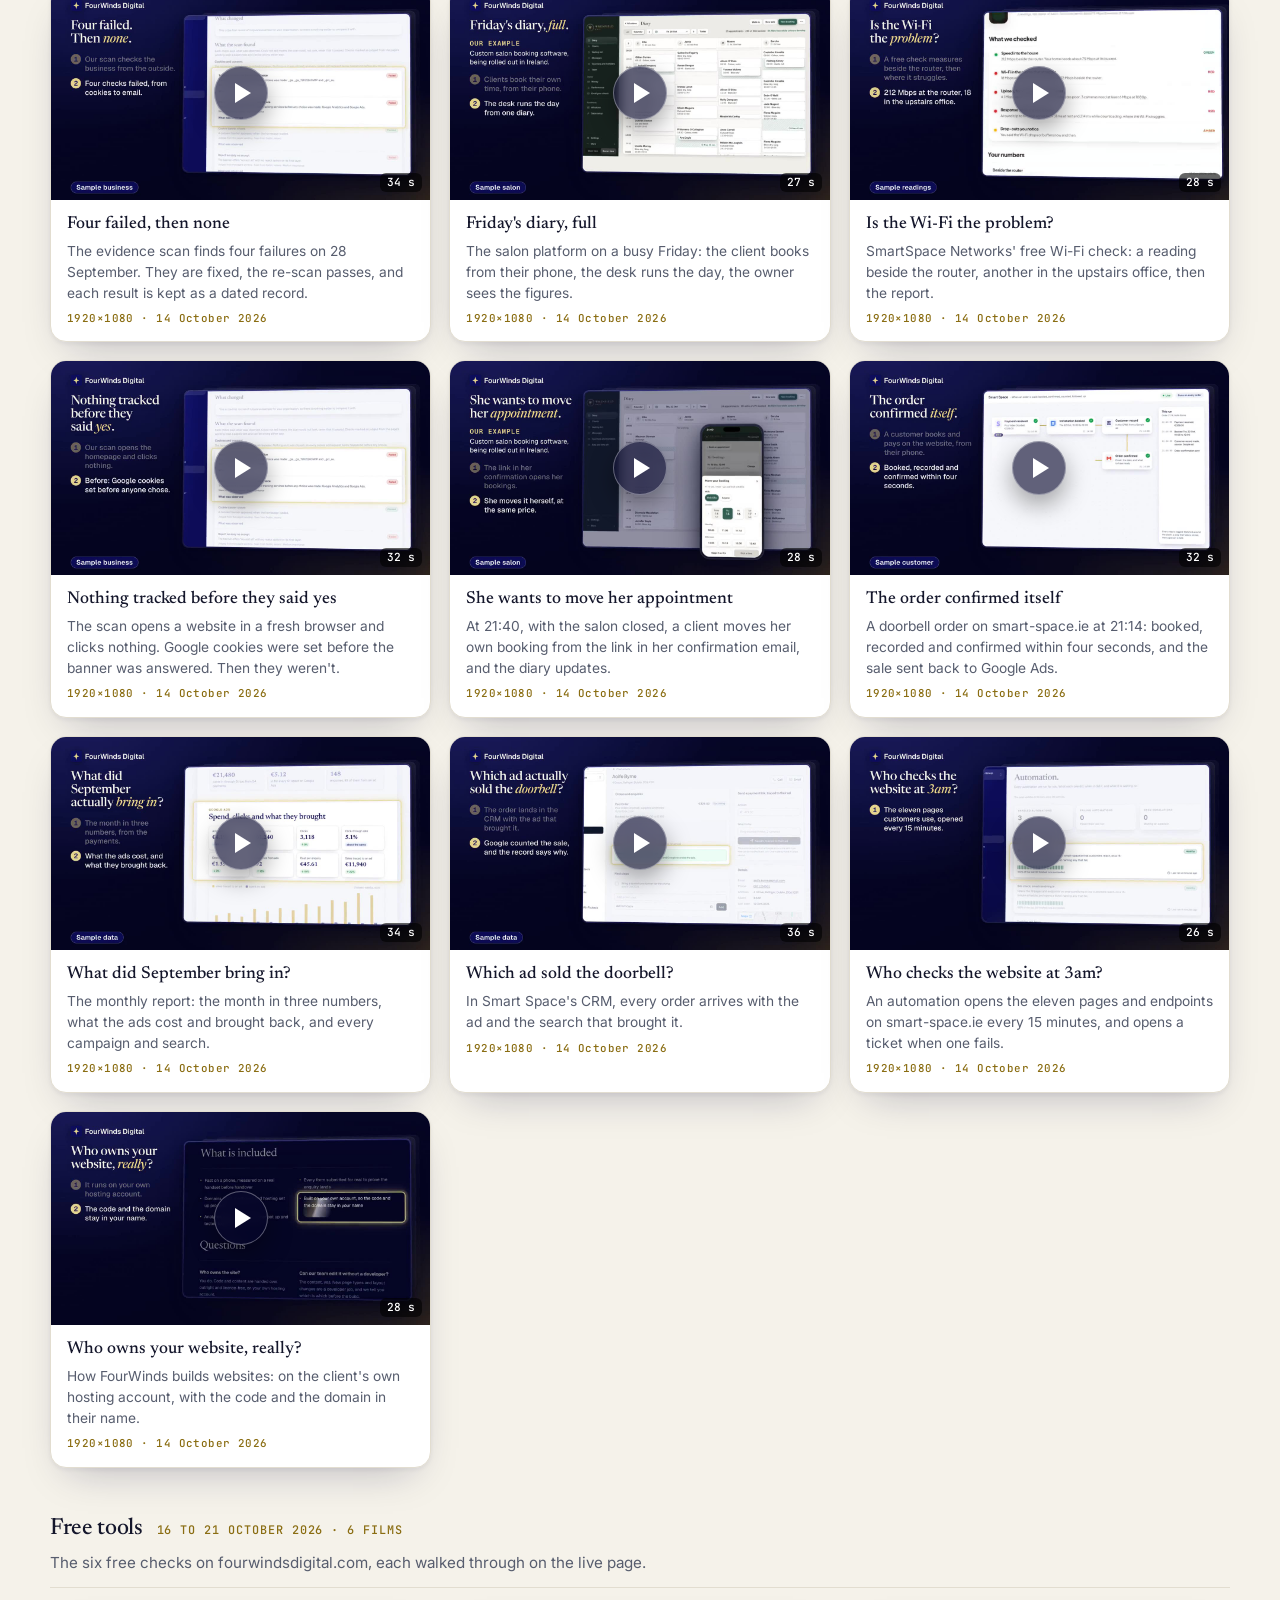
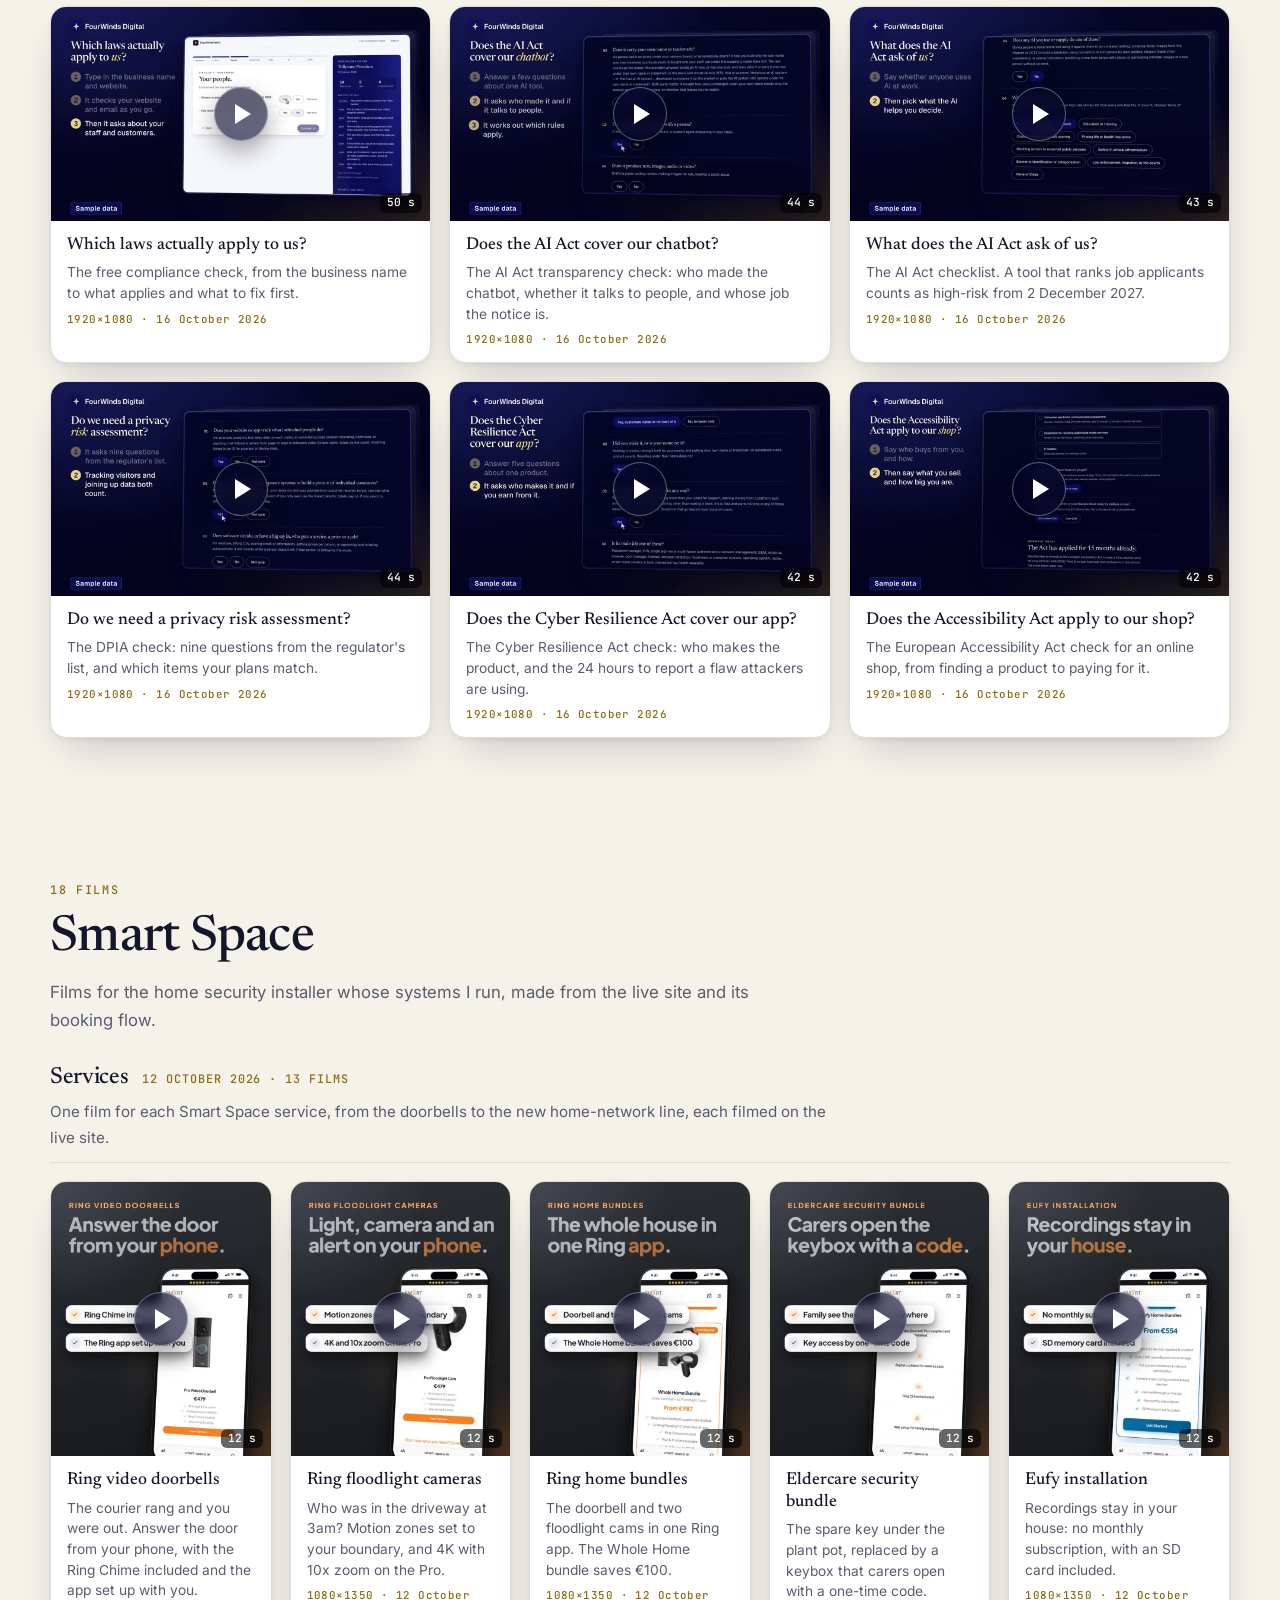
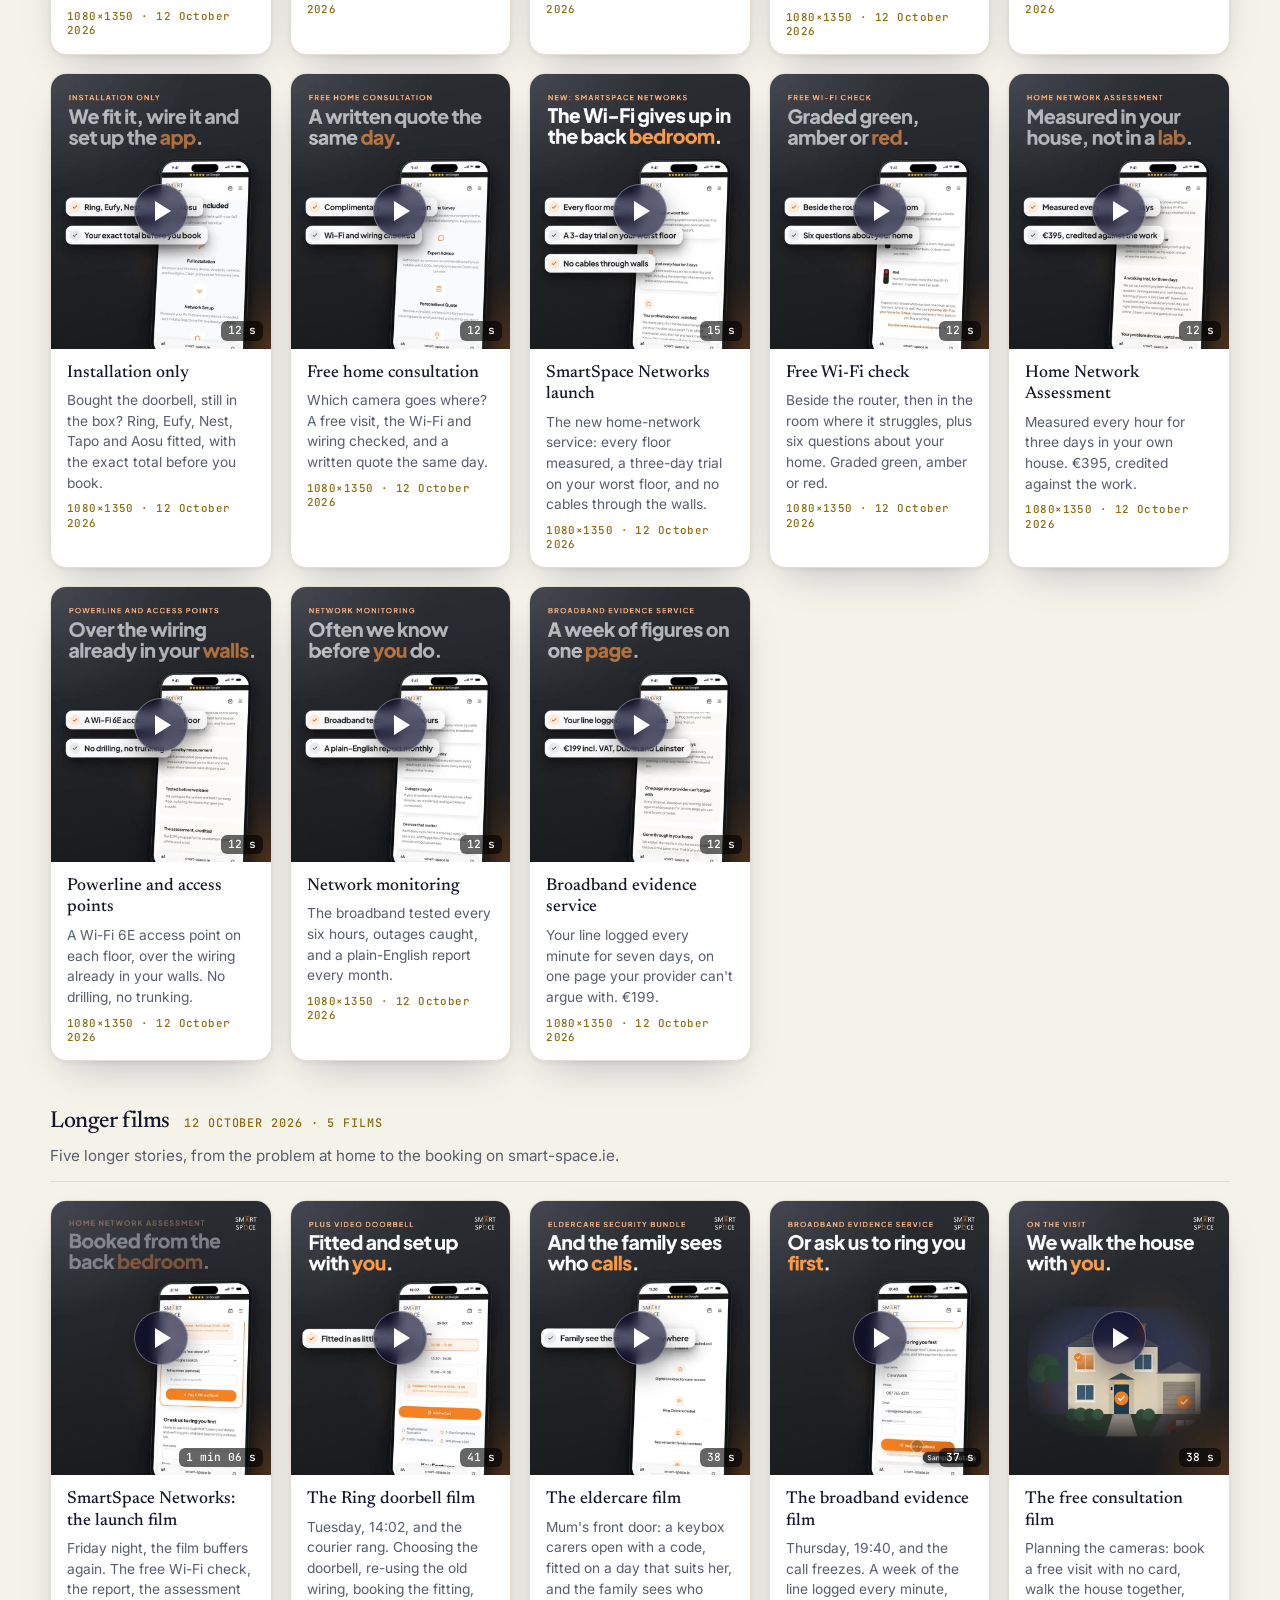
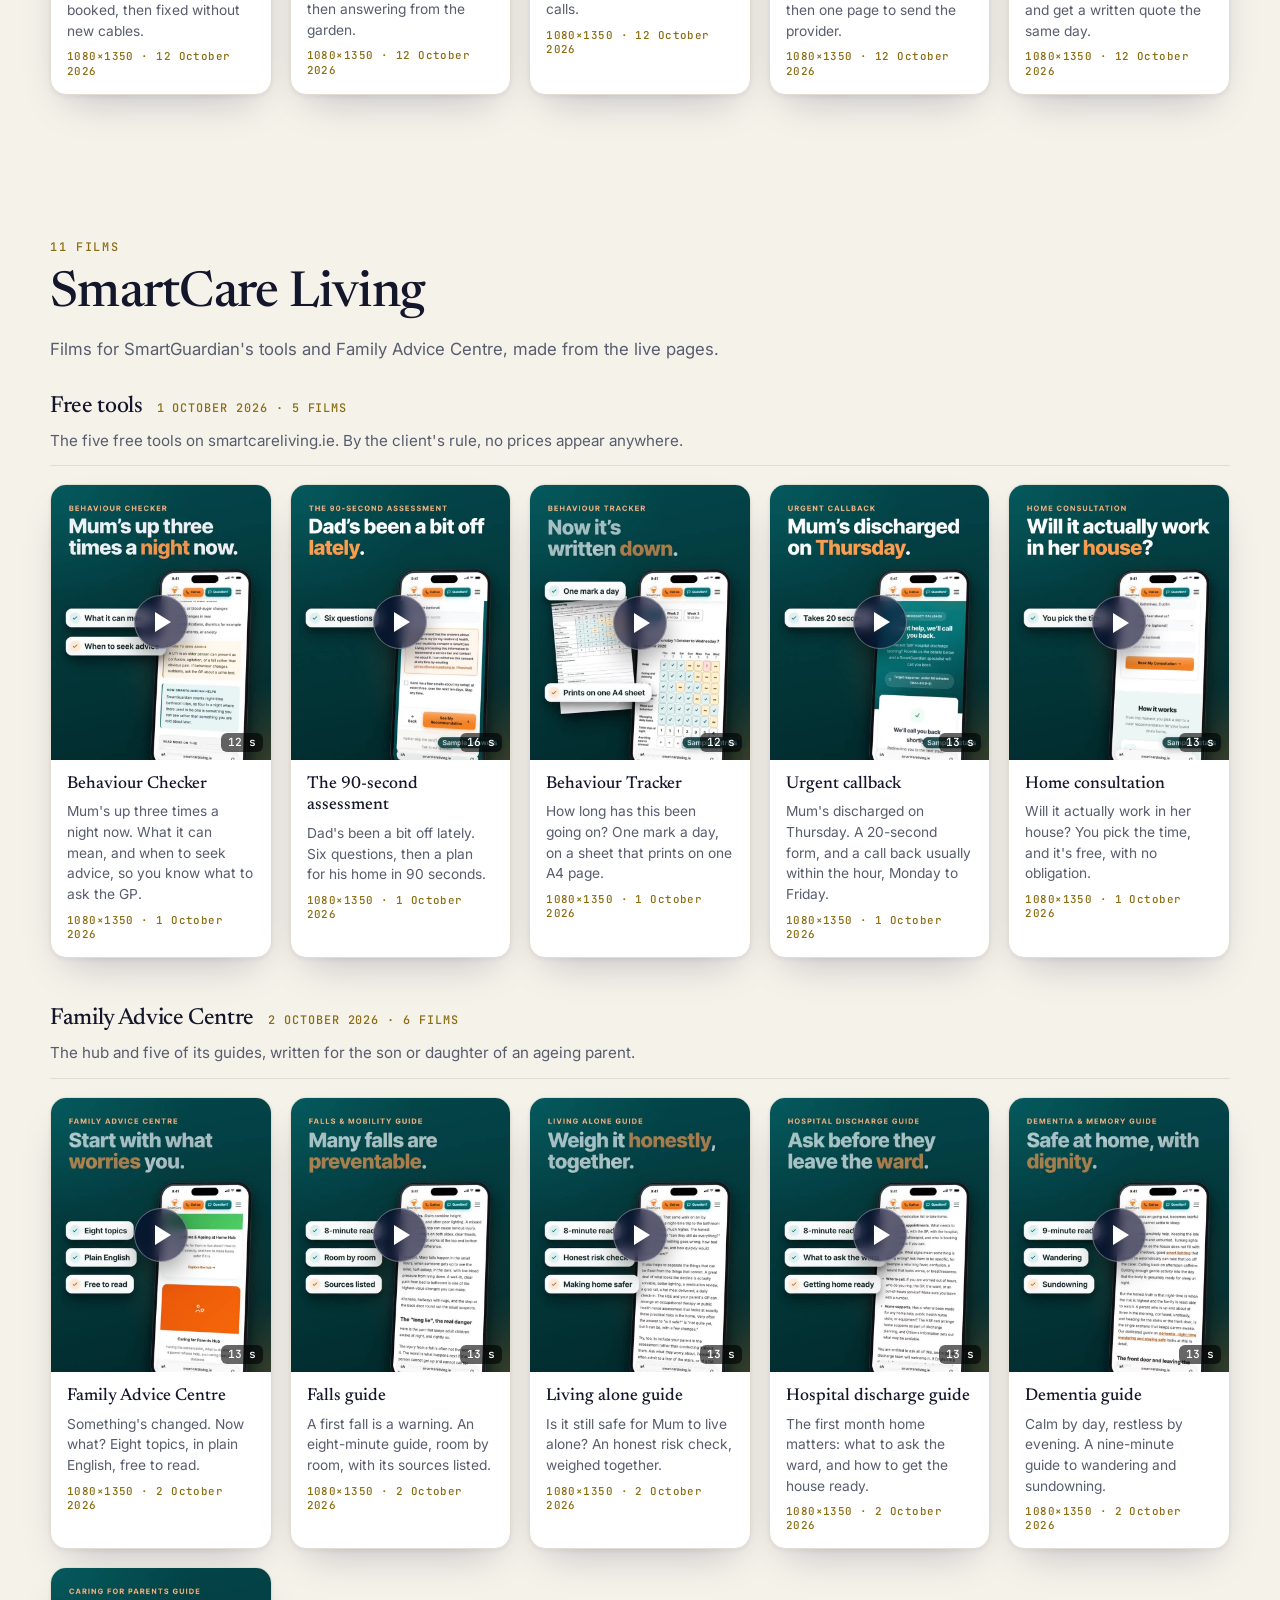
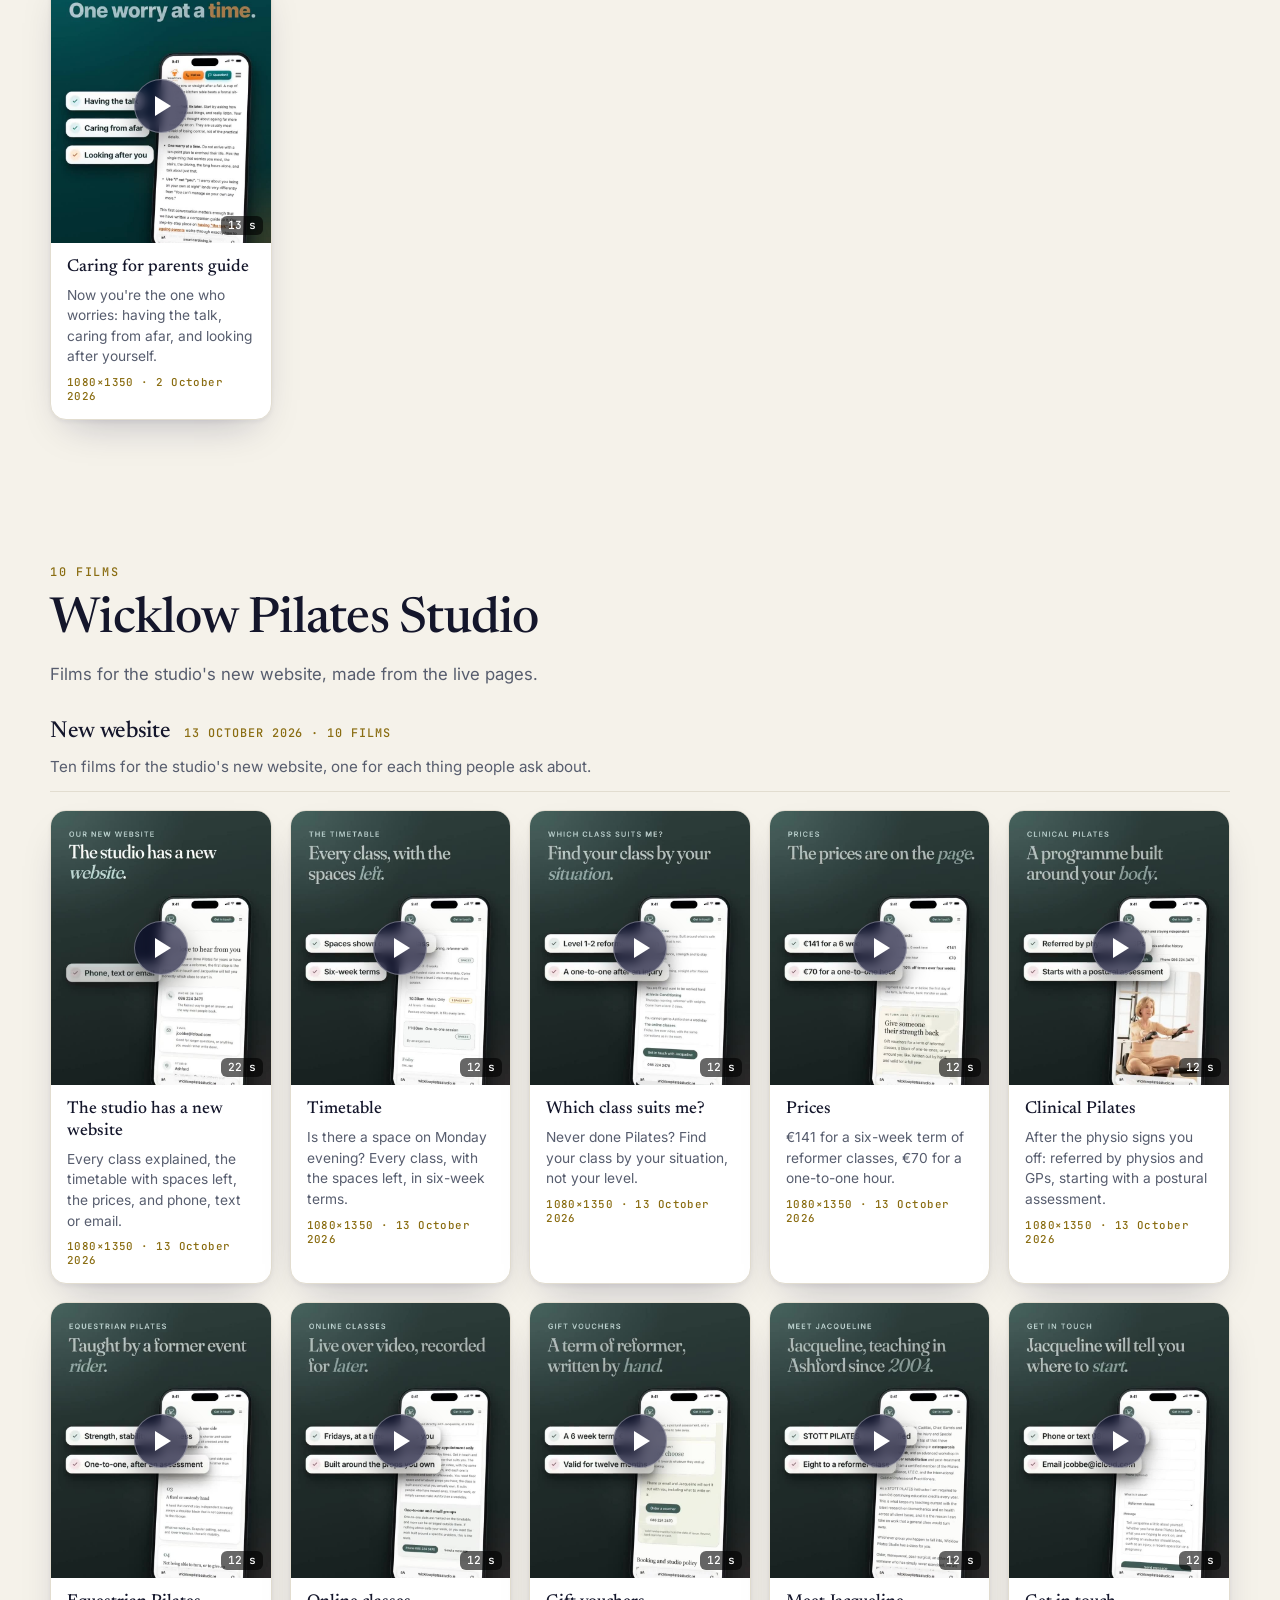
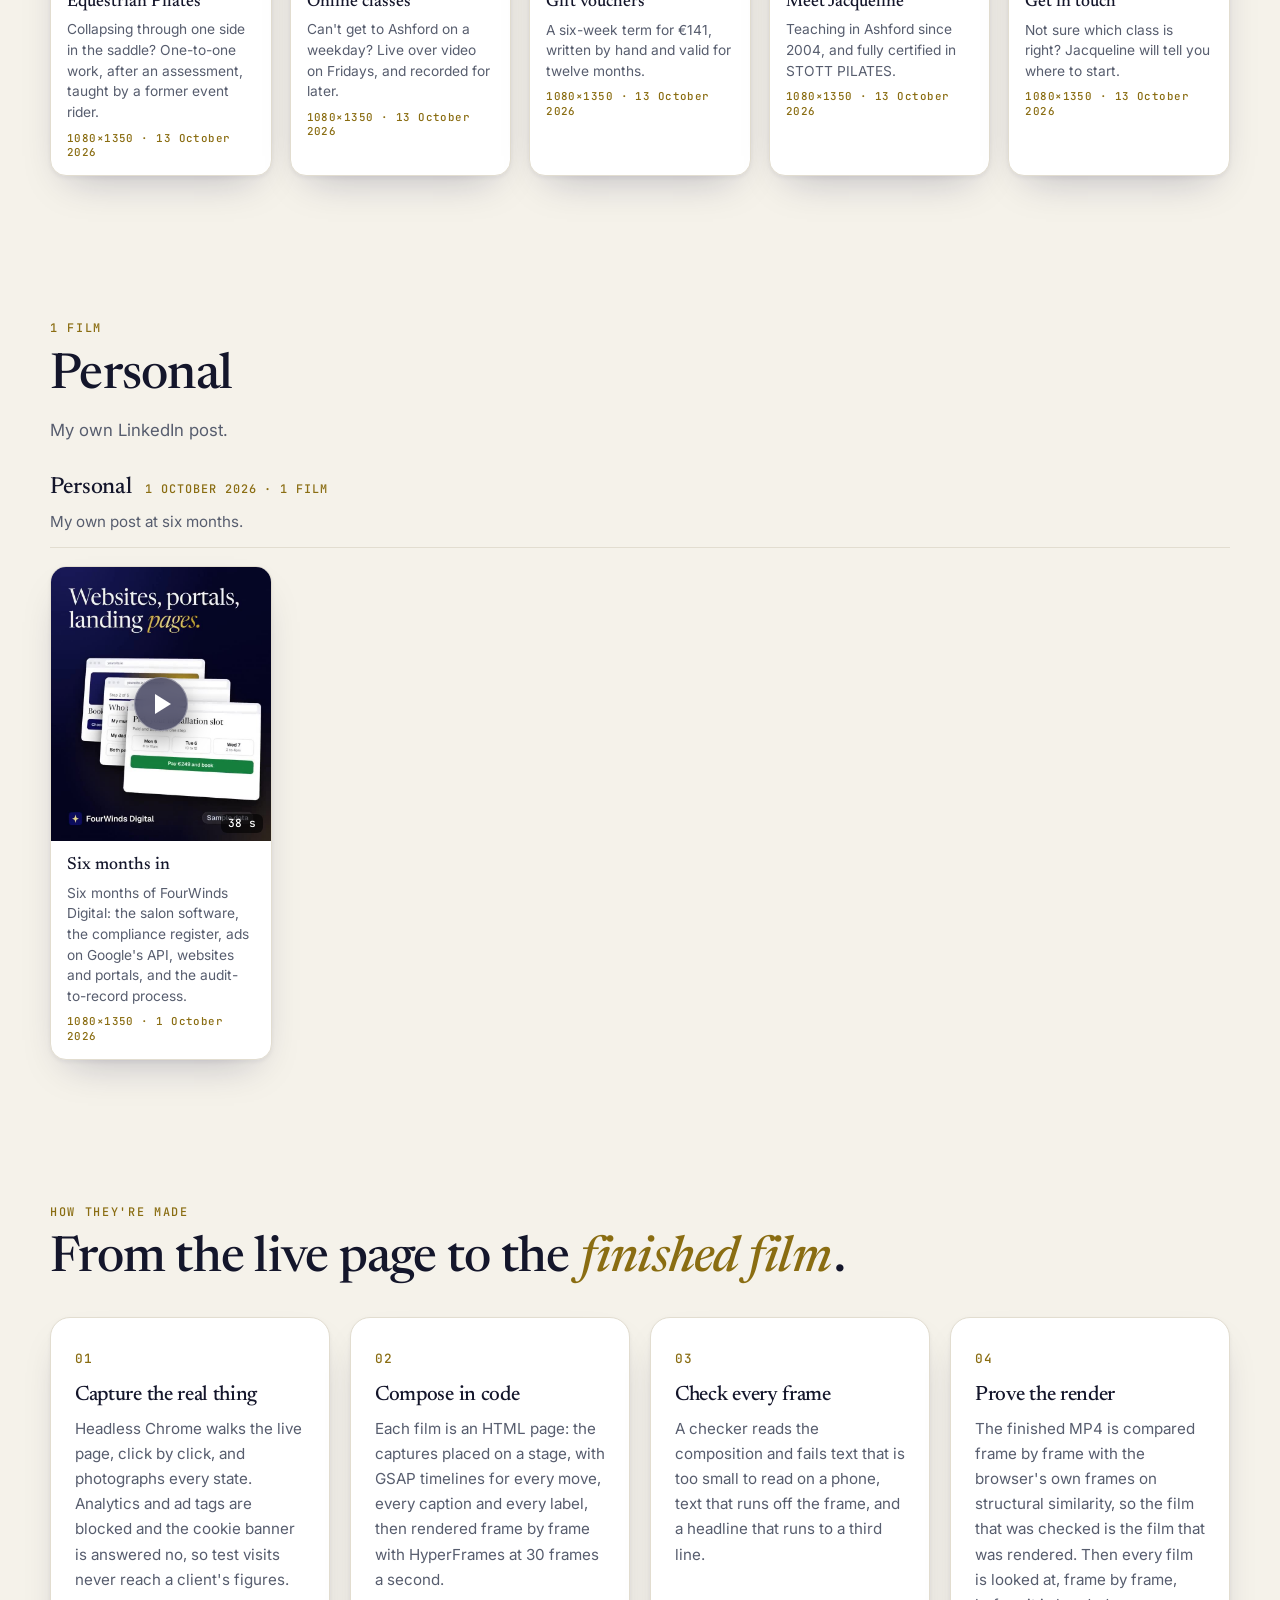
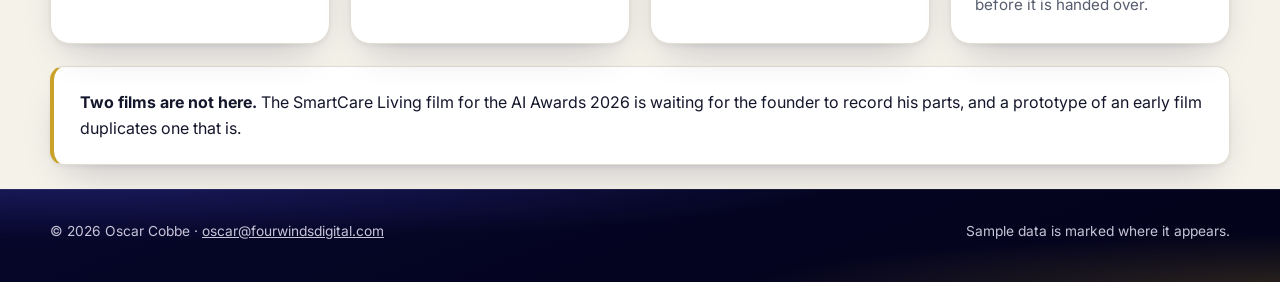
<file: films.html>
<!doctype html>
<html lang="en-IE">
<head>
<meta charset="utf-8">
<meta name="viewport" content="width=device-width, initial-scale=1">
<title>Films | Oscar Cobbe</title>
<meta name="description" content="77 short films I built in code for FourWinds Digital, Smart Space, SmartCare Living and Wicklow Pilates Studio, mostly from captures of the live products.">
<meta name="theme-color" content="#06062a">
<meta property="og:title" content="Films | Oscar Cobbe">
<meta property="og:description" content="77 short films, built in code from the live products.">
<meta property="og:image" content="https://oscarcobbe.fourwindsdigital.com/video/all/fw-what-we-do.jpg">
<meta property="og:url" content="https://oscarcobbe.fourwindsdigital.com/films">
<link rel="canonical" href="https://oscarcobbe.fourwindsdigital.com/films">
<link rel="icon" href="/img/favicon.svg" type="image/svg+xml">
<link rel="preconnect" href="https://fonts.googleapis.com">
<link rel="preconnect" href="https://fonts.gstatic.com" crossorigin>
<link href="https://fonts.googleapis.com/css2?family=Inter:wght@400;500;600&family=JetBrains+Mono:wght@500&family=Newsreader:ital,opsz,wght@0,6..72,400;0,6..72,500;1,6..72,400;1,6..72,500&display=swap" rel="stylesheet">
<link rel="stylesheet" href="/assets/style.css?v=4">
</head>
<body>
<a class="skip" href="#all">Skip to the films</a>
<nav class="nav" aria-label="Main">
  <div class="wrap">
    <a class="brand" href="/"><span class="mark">OC</span>Oscar Cobbe</a>
    <ul>
      <li><a href="/#work">Work</a></li>
      <li><a href="/films" aria-current="page">Films</a></li>
      <li><a href="/writing">Writing</a></li>
      <li><a href="/documents">Documents</a></li>
      <li><a href="/#experience">Experience</a></li>
    </ul>
    <a class="cta" href="mailto:oscar@fourwindsdigital.com">Email me</a>
  </div>
</nav>

<header class="ground cs-hero" style="padding-bottom:56px">
  <div class="wrap">
    <div class="crumbs"><a href="/">← Home</a></div>
    <div class="intro">
      <div>
        <p class="eyebrow">Films</p>
        <h1>77 films, built <em>in code</em>.</h1>
        <p class="lede">Short films for LinkedIn, for my company and for the businesses whose systems I run. Each one is an HTML composition rendered to MP4, mostly from captures of the live products. Sample data is labelled on screen wherever it appears.</p>
      </div>
      <ul class="facts">
        <li><b>Films</b><span>77, for four businesses and one personal post</span></li>
        <li><b>Running time</b><span>28 minutes in all</span></li>
        <li><b>Formats</b><span>1080×1350 for the feed, 1920×1080 for wide</span></li>
        <li><b>Made with</b><span>HyperFrames, GSAP, headless Chrome, ffmpeg</span></li>
      </ul>
    </div>
  </div>
</header>

<main id="all" class="on-paper fpage">
  <div class="fbar"><div class="wrap"><div class="chips" role="group" aria-label="Show films for"><button type="button" class="chip on" data-filter="all">All <span>77</span></button><button type="button" class="chip" data-filter="fourwinds">FourWinds Digital <span>37</span></button><button type="button" class="chip" data-filter="smart-space">Smart Space <span>18</span></button><button type="button" class="chip" data-filter="smartcare-living">SmartCare Living <span>11</span></button><button type="button" class="chip" data-filter="wicklow-pilates">Wicklow Pilates Studio <span>10</span></button><button type="button" class="chip" data-filter="personal">Personal <span>1</span></button></div></div></div>
<section class="fgroup" id="fourwinds" data-group="fourwinds"><div class="wrap">
<div class="fghead"><p class="eyebrow">37 films</p><h2>FourWinds Digital</h2><p class="sub">My company&#x27;s own films: what it fixes, the rules it keeps clients on the right side of, and its software running.</p></div>
<div class="fseries"><div class="fshead"><h3>Starting again</h3><span>27 September 2026 · 6 films</span><p>Six short films on what FourWinds fixes: one record per customer, bookings nobody retypes, overnight jobs that are checked, and three compliance duties.</p></div><div class="fgrid v"><button class="fcard v" type="button" data-src="/video/all/fw-one-customer-one-record.mp4" data-poster="/video/all/fw-one-customer-one-record.jpg" data-title="Four records became one" data-desc="One customer in four places, the payment system, the calendar, the web form and a phone note, merged into one customer record." data-meta="12 s · 1080×1350 · 27 September 2026" data-group="fourwinds"><span class="fpic"><img src="/video/all/fw-one-customer-one-record.jpg" alt="" loading="lazy" width="720" height="900"><span class="fplay" aria-hidden="true"></span><span class="fdur">12 s</span></span><span class="ftxt"><b>Four records became one</b><span>One customer in four places, the payment system, the calendar, the web form and a phone note, merged into one customer record.</span><small>1080×1350 · 27 September 2026</small></span></button><button class="fcard v" type="button" data-src="/video/all/fw-the-order-is-the-booking.mp4" data-poster="/video/all/fw-the-order-is-the-booking.jpg" data-title="Nobody typed the booking" data-desc="An accepted order becomes the booking without anyone typing it again: the window, the payment and the appointment, checked." data-meta="10 s · 1080×1350 · 27 September 2026" data-group="fourwinds"><span class="fpic"><img src="/video/all/fw-the-order-is-the-booking.jpg" alt="" loading="lazy" width="720" height="900"><span class="fplay" aria-hidden="true"></span><span class="fdur">10 s</span></span><span class="ftxt"><b>Nobody typed the booking</b><span>An accepted order becomes the booking without anyone typing it again: the window, the payment and the appointment, checked.</span><small>1080×1350 · 27 September 2026</small></span></button><button class="fcard v" type="button" data-src="/video/all/fw-found-before-the-customer.mp4" data-poster="/video/all/fw-found-before-the-customer.jpg" data-title="Found before the customer" data-desc="Overnight jobs are checked every morning, so a paid order with no visit booked is found and emailed to the owner." data-meta="10 s · 1080×1350 · 27 September 2026" data-group="fourwinds"><span class="fpic"><img src="/video/all/fw-found-before-the-customer.jpg" alt="" loading="lazy" width="720" height="900"><span class="fplay" aria-hidden="true"></span><span class="fdur">10 s</span></span><span class="ftxt"><b>Found before the customer</b><span>Overnight jobs are checked every morning, so a paid order with no visit booked is found and emailed to the owner.</span><small>1080×1350 · 27 September 2026</small></span></button><button class="fcard v" type="button" data-src="/video/all/fw-bought-with-the-tab-key.mp4" data-poster="/video/all/fw-bought-with-the-tab-key.jpg" data-title="Bought with the Tab key" data-desc="Irish online shops have had accessibility duties since 28 June 2025. A checkout, tested with the keyboard alone." data-meta="10 s · 1080×1350 · 27 September 2026" data-group="fourwinds"><span class="fpic"><img src="/video/all/fw-bought-with-the-tab-key.jpg" alt="" loading="lazy" width="720" height="900"><span class="fplay" aria-hidden="true"></span><span class="fdur">10 s</span></span><span class="ftxt"><b>Bought with the Tab key</b><span>Irish online shops have had accessibility duties since 28 June 2025. A checkout, tested with the keyboard alone.</span><small>1080×1350 · 27 September 2026</small></span></button><button class="fcard v" type="button" data-src="/video/all/fw-arrived-in-an-update.mp4" data-poster="/video/all/fw-arrived-in-an-update.jpg" data-title="Nobody bought these as AI" data-desc="AI features that arrived in software updates, listed in an AI register, with the one high-risk use flagged." data-meta="10 s · 1080×1350 · 27 September 2026" data-group="fourwinds"><span class="fpic"><img src="/video/all/fw-arrived-in-an-update.jpg" alt="" loading="lazy" width="720" height="900"><span class="fplay" aria-hidden="true"></span><span class="fdur">10 s</span></span><span class="ftxt"><b>Nobody bought these as AI</b><span>AI features that arrived in software updates, listed in an AI register, with the one high-risk use flagged.</span><small>1080×1350 · 27 September 2026</small></span></button><button class="fcard v" type="button" data-src="/video/all/fw-answered-from-the-register.mp4" data-poster="/video/all/fw-answered-from-the-register.jpg" data-title="Answered from the register" data-desc="A supplier&#x27;s security questionnaire answered from the GDPR record of processing, with the one missing item flagged." data-meta="10 s · 1080×1350 · 27 September 2026" data-group="fourwinds"><span class="fpic"><img src="/video/all/fw-answered-from-the-register.jpg" alt="" loading="lazy" width="720" height="900"><span class="fplay" aria-hidden="true"></span><span class="fdur">10 s</span></span><span class="ftxt"><b>Answered from the register</b><span>A supplier&#x27;s security questionnaire answered from the GDPR record of processing, with the one missing item flagged.</span><small>1080×1350 · 27 September 2026</small></span></button></div></div>
<div class="fseries"><div class="fshead"><h3>Second wave</h3><span>30 September 2026 · 11 films</span><p>Eleven more: enquiries that always arrive, landing pages, redirects, one definition per figure, audits, and five rules with their dates.</p></div><div class="fgrid v"><button class="fcard v" type="button" data-src="/video/all/fw-every-enquiry-arrives.mp4" data-poster="/video/all/fw-every-enquiry-arrives.jpg" data-title="Every enquiry goes four ways" data-desc="A web enquiry sent to email, a text, the CRM and the leads sheet, each with a time limit, and a rescue route if a send fails." data-meta="10 s · 1080×1350 · 30 September 2026" data-group="fourwinds"><span class="fpic"><img src="/video/all/fw-every-enquiry-arrives.jpg" alt="" loading="lazy" width="720" height="900"><span class="fplay" aria-hidden="true"></span><span class="fdur">10 s</span></span><span class="ftxt"><b>Every enquiry goes four ways</b><span>A web enquiry sent to email, a text, the CRM and the leads sheet, each with a time limit, and a rescue route if a send fails.</span><small>1080×1350 · 30 September 2026</small></span></button><button class="fcard v" type="button" data-src="/video/all/fw-the-page-the-money-lands-on.mp4" data-poster="/video/all/fw-the-page-the-money-lands-on.jpg" data-title="Now there&#x27;s a way to say maybe" data-desc="A landing page with a third choice, a free callback, beside paying online and ringing." data-meta="10 s · 1080×1350 · 30 September 2026" data-group="fourwinds"><span class="fpic"><img src="/video/all/fw-the-page-the-money-lands-on.jpg" alt="" loading="lazy" width="720" height="900"><span class="fplay" aria-hidden="true"></span><span class="fdur">10 s</span></span><span class="ftxt"><b>Now there&#x27;s a way to say maybe</b><span>A landing page with a third choice, a free callback, beside paying online and ringing.</span><small>1080×1350 · 30 September 2026</small></span></button><button class="fcard v" type="button" data-src="/video/all/fw-old-links-still-work.mp4" data-poster="/video/all/fw-old-links-still-work.jpg" data-title="Old links still work" data-desc="A new website that keeps every old address working, with permanent redirects." data-meta="10 s · 1080×1350 · 30 September 2026" data-group="fourwinds"><span class="fpic"><img src="/video/all/fw-old-links-still-work.jpg" alt="" loading="lazy" width="720" height="900"><span class="fplay" aria-hidden="true"></span><span class="fdur">10 s</span></span><span class="ftxt"><b>Old links still work</b><span>A new website that keeps every old address working, with permanent redirects.</span><small>1080×1350 · 30 September 2026</small></span></button><button class="fcard v" type="button" data-src="/video/all/fw-one-figure-one-definition.mp4" data-poster="/video/all/fw-one-figure-one-definition.jpg" data-title="The figure says what it counts" data-desc="Four systems give four answers about the money. One figure, with one written definition." data-meta="10 s · 1080×1350 · 30 September 2026" data-group="fourwinds"><span class="fpic"><img src="/video/all/fw-one-figure-one-definition.jpg" alt="" loading="lazy" width="720" height="900"><span class="fplay" aria-hidden="true"></span><span class="fdur">10 s</span></span><span class="ftxt"><b>The figure says what it counts</b><span>Four systems give four answers about the money. One figure, with one written definition.</span><small>1080×1350 · 30 September 2026</small></span></button><button class="fcard v" type="button" data-src="/video/all/fw-the-weekly-office-hour.mp4" data-poster="/video/all/fw-the-weekly-office-hour.jpg" data-title="Nobody rang about this" data-desc="A monthly fee that pays for someone looking: 28 checks, a weekly office hour and a quarterly review." data-meta="10 s · 1080×1350 · 30 September 2026" data-group="fourwinds"><span class="fpic"><img src="/video/all/fw-the-weekly-office-hour.jpg" alt="" loading="lazy" width="720" height="900"><span class="fplay" aria-hidden="true"></span><span class="fdur">10 s</span></span><span class="ftxt"><b>Nobody rang about this</b><span>A monthly fee that pays for someone looking: 28 checks, a weekly office hour and a quarterly review.</span><small>1080×1350 · 30 September 2026</small></span></button><button class="fcard v" type="button" data-src="/video/all/fw-nothing-extra-for-recommending.mp4" data-poster="/video/all/fw-nothing-extra-for-recommending.jpg" data-title="Some jobs are cheaper by hand" data-desc="An operations audit sorts each slow job into automate, assist or leave alone." data-meta="10 s · 1080×1350 · 30 September 2026" data-group="fourwinds"><span class="fpic"><img src="/video/all/fw-nothing-extra-for-recommending.jpg" alt="" loading="lazy" width="720" height="900"><span class="fplay" aria-hidden="true"></span><span class="fdur">10 s</span></span><span class="ftxt"><b>Some jobs are cheaper by hand</b><span>An operations audit sorts each slow job into automate, assist or leave alone.</span><small>1080×1350 · 30 September 2026</small></span></button><button class="fcard v" type="button" data-src="/video/all/fw-reported-within-24-hours.mp4" data-poster="/video/all/fw-reported-within-24-hours.jpg" data-title="The advisory became a lookup" data-desc="The Cyber Resilience Act&#x27;s 24-hour early warning, applying since 11 September 2026, answered from a record of what each release contains." data-meta="10 s · 1080×1350 · 30 September 2026" data-group="fourwinds"><span class="fpic"><img src="/video/all/fw-reported-within-24-hours.jpg" alt="" loading="lazy" width="720" height="900"><span class="fplay" aria-hidden="true"></span><span class="fdur">10 s</span></span><span class="ftxt"><b>The advisory became a lookup</b><span>The Cyber Resilience Act&#x27;s 24-hour early warning, applying since 11 September 2026, answered from a record of what each release contains.</span><small>1080×1350 · 30 September 2026</small></span></button><button class="fcard v" type="button" data-src="/video/all/fw-your-name-on-the-chatbot.mp4" data-poster="/video/all/fw-your-name-on-the-chatbot.jpg" data-title="The provider can be you" data-desc="Since 2 August 2026 people must be told a chatbot is an AI. Put your name on a bought one, and that duty can be yours." data-meta="10 s · 1080×1350 · 30 September 2026" data-group="fourwinds"><span class="fpic"><img src="/video/all/fw-your-name-on-the-chatbot.jpg" alt="" loading="lazy" width="720" height="900"><span class="fplay" aria-hidden="true"></span><span class="fdur">10 s</span></span><span class="ftxt"><b>The provider can be you</b><span>Since 2 August 2026 people must be told a chatbot is an AI. Put your name on a bought one, and that duty can be yours.</span><small>1080×1350 · 30 September 2026</small></span></button><button class="fcard v" type="button" data-src="/video/all/fw-before-the-tool-goes-live.mp4" data-poster="/video/all/fw-before-the-tool-goes-live.jpg" data-title="Checked before the first upload" data-desc="A new tool screened for a data protection impact assessment before it gets the customer file." data-meta="10 s · 1080×1350 · 30 September 2026" data-group="fourwinds"><span class="fpic"><img src="/video/all/fw-before-the-tool-goes-live.jpg" alt="" loading="lazy" width="720" height="900"><span class="fplay" aria-hidden="true"></span><span class="fdur">10 s</span></span><span class="ftxt"><b>Checked before the first upload</b><span>A new tool screened for a data protection impact assessment before it gets the customer file.</span><small>1080×1350 · 30 September 2026</small></span></button><button class="fcard v" type="button" data-src="/video/all/fw-data-that-leaves-the-eea.mp4" data-poster="/video/all/fw-data-that-leaves-the-eea.jpg" data-title="Our US suppliers are on the record" data-desc="US suppliers checked against the EU-US Data Privacy Framework list, with renewal dates and the gaps." data-meta="10 s · 1080×1350 · 30 September 2026" data-group="fourwinds"><span class="fpic"><img src="/video/all/fw-data-that-leaves-the-eea.jpg" alt="" loading="lazy" width="720" height="900"><span class="fplay" aria-hidden="true"></span><span class="fdur">10 s</span></span><span class="ftxt"><b>Our US suppliers are on the record</b><span>US suppliers checked against the EU-US Data Privacy Framework list, with renewal dates and the gaps.</span><small>1080×1350 · 30 September 2026</small></span></button><button class="fcard v" type="button" data-src="/video/all/fw-grant-before-you-spend.mp4" data-poster="/video/all/fw-grant-before-you-spend.jpg" data-title="The application went in first" data-desc="Two Irish grants pay up to €5,000 for digital work, and neither counts a cost before the application." data-meta="10 s · 1080×1350 · 30 September 2026" data-group="fourwinds"><span class="fpic"><img src="/video/all/fw-grant-before-you-spend.jpg" alt="" loading="lazy" width="720" height="900"><span class="fplay" aria-hidden="true"></span><span class="fdur">10 s</span></span><span class="ftxt"><b>The application went in first</b><span>Two Irish grants pay up to €5,000 for digital work, and neither counts a cost before the application.</span><small>1080×1350 · 30 September 2026</small></span></button></div></div>
<div class="fseries"><div class="fshead"><h3>The product, on screen</h3><span>4 to 13 October 2026 · 4 films</span><p>Longer films of FourWinds&#x27; own software: the portal, the nightly ads check, the evidence behind a security review, and the six things FourWinds does.</p></div><div class="fgrid h"><button class="fcard h" type="button" data-src="/video/all/fw-fourteen-tabs.mp4" data-poster="/video/all/fw-fourteen-tabs.jpg" data-title="Fourteen tabs" data-desc="Did the ads make money this week? Google Ads, Analytics, Stripe and the enquiries sheet on one screen in the FourWinds portal, with the wasted spend flagged." data-meta="1 min 03 s · 1920×1080 · 4 October 2026" data-group="fourwinds"><span class="fpic"><img src="/video/all/fw-fourteen-tabs.jpg" alt="" loading="lazy" width="1280" height="720"><span class="fplay" aria-hidden="true"></span><span class="fdur">1 min 03 s</span></span><span class="ftxt"><b>Fourteen tabs</b><span>Did the ads make money this week? Google Ads, Analytics, Stripe and the enquiries sheet on one screen in the FourWinds portal, with the wasted spend flagged.</span><small>1920×1080 · 4 October 2026</small></span></button><button class="fcard h" type="button" data-src="/video/all/fw-what-to-change.mp4" data-poster="/video/all/fw-what-to-change.jpg" data-title="What to change" data-desc="The ad account read every night: every enquiry counted twice, a good campaign held back by its budget, ads Google rates below Good, claims you would have to prove, and searches with spend and no sale." data-meta="32 s · 1920×1080 · 4 October 2026" data-group="fourwinds"><span class="fpic"><img src="/video/all/fw-what-to-change.jpg" alt="" loading="lazy" width="1280" height="720"><span class="fplay" aria-hidden="true"></span><span class="fdur">32 s</span></span><span class="ftxt"><b>What to change</b><span>The ad account read every night: every enquiry counted twice, a good campaign held back by its budget, ads Google rates below Good, claims you would have to prove, and searches with spend and no sale.</span><small>1920×1080 · 4 October 2026</small></span></button><button class="fcard h" type="button" data-src="/video/all/fw-can-you-prove-it.mp4" data-poster="/video/all/fw-can-you-prove-it.jpg" data-title="Can you prove it?" data-desc="A customer&#x27;s 42-question security review, answered with evidence: the check from outside, the fixes, and the record." data-meta="59 s · 1920×1080 · 5 October 2026" data-group="fourwinds"><span class="fpic"><img src="/video/all/fw-can-you-prove-it.jpg" alt="" loading="lazy" width="1280" height="720"><span class="fplay" aria-hidden="true"></span><span class="fdur">59 s</span></span><span class="ftxt"><b>Can you prove it?</b><span>A customer&#x27;s 42-question security review, answered with evidence: the check from outside, the fixes, and the record.</span><small>1920×1080 · 5 October 2026</small></span></button><button class="fcard h" type="button" data-src="/video/all/fw-what-we-do.mp4" data-poster="/video/all/fw-what-we-do.jpg" data-title="What we do at FourWinds" data-desc="Six things FourWinds does, each on the real screens: websites, custom software, CRM, automation, reporting and compliance." data-meta="1 min 19 s · 1920×1080 · 13 October 2026" data-group="fourwinds"><span class="fpic"><img src="/video/all/fw-what-we-do.jpg" alt="" loading="lazy" width="1280" height="720"><span class="fplay" aria-hidden="true"></span><span class="fdur">1 min 19 s</span></span><span class="ftxt"><b>What we do at FourWinds</b><span>Six things FourWinds does, each on the real screens: websites, custom software, CRM, automation, reporting and compliance.</span><small>1920×1080 · 13 October 2026</small></span></button></div></div>
<div class="fseries"><div class="fshead"><h3>Ten posts</h3><span>14 October 2026 · 10 films</span><p>Ten films, each one job done by the systems: a scan, a booking, an order, a report, a website check at 3am.</p></div><div class="fgrid h"><button class="fcard h" type="button" data-src="/video/all/fw-four-failed-then-none.mp4" data-poster="/video/all/fw-four-failed-then-none.jpg" data-title="Four failed, then none" data-desc="The evidence scan finds four failures on 28 September. They are fixed, the re-scan passes, and each result is kept as a dated record." data-meta="34 s · 1920×1080 · 14 October 2026" data-group="fourwinds"><span class="fpic"><img src="/video/all/fw-four-failed-then-none.jpg" alt="" loading="lazy" width="1280" height="720"><span class="fplay" aria-hidden="true"></span><span class="fdur">34 s</span></span><span class="ftxt"><b>Four failed, then none</b><span>The evidence scan finds four failures on 28 September. They are fixed, the re-scan passes, and each result is kept as a dated record.</span><small>1920×1080 · 14 October 2026</small></span></button><button class="fcard h" type="button" data-src="/video/all/fw-friday-s-diary-full.mp4" data-poster="/video/all/fw-friday-s-diary-full.jpg" data-title="Friday&#x27;s diary, full" data-desc="The salon platform on a busy Friday: the client books from their phone, the desk runs the day, the owner sees the figures." data-meta="27 s · 1920×1080 · 14 October 2026" data-group="fourwinds"><span class="fpic"><img src="/video/all/fw-friday-s-diary-full.jpg" alt="" loading="lazy" width="1280" height="720"><span class="fplay" aria-hidden="true"></span><span class="fdur">27 s</span></span><span class="ftxt"><b>Friday&#x27;s diary, full</b><span>The salon platform on a busy Friday: the client books from their phone, the desk runs the day, the owner sees the figures.</span><small>1920×1080 · 14 October 2026</small></span></button><button class="fcard h" type="button" data-src="/video/all/fw-is-the-wi-fi-the-problem.mp4" data-poster="/video/all/fw-is-the-wi-fi-the-problem.jpg" data-title="Is the Wi-Fi the problem?" data-desc="SmartSpace Networks&#x27; free Wi-Fi check: a reading beside the router, another in the upstairs office, then the report." data-meta="28 s · 1920×1080 · 14 October 2026" data-group="fourwinds"><span class="fpic"><img src="/video/all/fw-is-the-wi-fi-the-problem.jpg" alt="" loading="lazy" width="1280" height="720"><span class="fplay" aria-hidden="true"></span><span class="fdur">28 s</span></span><span class="ftxt"><b>Is the Wi-Fi the problem?</b><span>SmartSpace Networks&#x27; free Wi-Fi check: a reading beside the router, another in the upstairs office, then the report.</span><small>1920×1080 · 14 October 2026</small></span></button><button class="fcard h" type="button" data-src="/video/all/fw-nothing-tracked-before-they-said-yes.mp4" data-poster="/video/all/fw-nothing-tracked-before-they-said-yes.jpg" data-title="Nothing tracked before they said yes" data-desc="The scan opens a website in a fresh browser and clicks nothing. Google cookies were set before the banner was answered. Then they weren&#x27;t." data-meta="32 s · 1920×1080 · 14 October 2026" data-group="fourwinds"><span class="fpic"><img src="/video/all/fw-nothing-tracked-before-they-said-yes.jpg" alt="" loading="lazy" width="1280" height="720"><span class="fplay" aria-hidden="true"></span><span class="fdur">32 s</span></span><span class="ftxt"><b>Nothing tracked before they said yes</b><span>The scan opens a website in a fresh browser and clicks nothing. Google cookies were set before the banner was answered. Then they weren&#x27;t.</span><small>1920×1080 · 14 October 2026</small></span></button><button class="fcard h" type="button" data-src="/video/all/fw-she-wants-to-move-her-appointment.mp4" data-poster="/video/all/fw-she-wants-to-move-her-appointment.jpg" data-title="She wants to move her appointment" data-desc="At 21:40, with the salon closed, a client moves her own booking from the link in her confirmation email, and the diary updates." data-meta="28 s · 1920×1080 · 14 October 2026" data-group="fourwinds"><span class="fpic"><img src="/video/all/fw-she-wants-to-move-her-appointment.jpg" alt="" loading="lazy" width="1280" height="720"><span class="fplay" aria-hidden="true"></span><span class="fdur">28 s</span></span><span class="ftxt"><b>She wants to move her appointment</b><span>At 21:40, with the salon closed, a client moves her own booking from the link in her confirmation email, and the diary updates.</span><small>1920×1080 · 14 October 2026</small></span></button><button class="fcard h" type="button" data-src="/video/all/fw-the-order-confirmed-itself.mp4" data-poster="/video/all/fw-the-order-confirmed-itself.jpg" data-title="The order confirmed itself" data-desc="A doorbell order on smart-space.ie at 21:14: booked, recorded and confirmed within four seconds, and the sale sent back to Google Ads." data-meta="32 s · 1920×1080 · 14 October 2026" data-group="fourwinds"><span class="fpic"><img src="/video/all/fw-the-order-confirmed-itself.jpg" alt="" loading="lazy" width="1280" height="720"><span class="fplay" aria-hidden="true"></span><span class="fdur">32 s</span></span><span class="ftxt"><b>The order confirmed itself</b><span>A doorbell order on smart-space.ie at 21:14: booked, recorded and confirmed within four seconds, and the sale sent back to Google Ads.</span><small>1920×1080 · 14 October 2026</small></span></button><button class="fcard h" type="button" data-src="/video/all/fw-what-did-september-bring-in.mp4" data-poster="/video/all/fw-what-did-september-bring-in.jpg" data-title="What did September bring in?" data-desc="The monthly report: the month in three numbers, what the ads cost and brought back, and every campaign and search." data-meta="34 s · 1920×1080 · 14 October 2026" data-group="fourwinds"><span class="fpic"><img src="/video/all/fw-what-did-september-bring-in.jpg" alt="" loading="lazy" width="1280" height="720"><span class="fplay" aria-hidden="true"></span><span class="fdur">34 s</span></span><span class="ftxt"><b>What did September bring in?</b><span>The monthly report: the month in three numbers, what the ads cost and brought back, and every campaign and search.</span><small>1920×1080 · 14 October 2026</small></span></button><button class="fcard h" type="button" data-src="/video/all/fw-which-ad-sold-the-doorbell.mp4" data-poster="/video/all/fw-which-ad-sold-the-doorbell.jpg" data-title="Which ad sold the doorbell?" data-desc="In Smart Space&#x27;s CRM, every order arrives with the ad and the search that brought it." data-meta="36 s · 1920×1080 · 14 October 2026" data-group="fourwinds"><span class="fpic"><img src="/video/all/fw-which-ad-sold-the-doorbell.jpg" alt="" loading="lazy" width="1280" height="720"><span class="fplay" aria-hidden="true"></span><span class="fdur">36 s</span></span><span class="ftxt"><b>Which ad sold the doorbell?</b><span>In Smart Space&#x27;s CRM, every order arrives with the ad and the search that brought it.</span><small>1920×1080 · 14 October 2026</small></span></button><button class="fcard h" type="button" data-src="/video/all/fw-who-checks-the-website-at-3am.mp4" data-poster="/video/all/fw-who-checks-the-website-at-3am.jpg" data-title="Who checks the website at 3am?" data-desc="An automation opens the eleven pages and endpoints on smart-space.ie every 15 minutes, and opens a ticket when one fails." data-meta="26 s · 1920×1080 · 14 October 2026" data-group="fourwinds"><span class="fpic"><img src="/video/all/fw-who-checks-the-website-at-3am.jpg" alt="" loading="lazy" width="1280" height="720"><span class="fplay" aria-hidden="true"></span><span class="fdur">26 s</span></span><span class="ftxt"><b>Who checks the website at 3am?</b><span>An automation opens the eleven pages and endpoints on smart-space.ie every 15 minutes, and opens a ticket when one fails.</span><small>1920×1080 · 14 October 2026</small></span></button><button class="fcard h" type="button" data-src="/video/all/fw-who-owns-your-website.mp4" data-poster="/video/all/fw-who-owns-your-website.jpg" data-title="Who owns your website, really?" data-desc="How FourWinds builds websites: on the client&#x27;s own hosting account, with the code and the domain in their name." data-meta="28 s · 1920×1080 · 14 October 2026" data-group="fourwinds"><span class="fpic"><img src="/video/all/fw-who-owns-your-website.jpg" alt="" loading="lazy" width="1280" height="720"><span class="fplay" aria-hidden="true"></span><span class="fdur">28 s</span></span><span class="ftxt"><b>Who owns your website, really?</b><span>How FourWinds builds websites: on the client&#x27;s own hosting account, with the code and the domain in their name.</span><small>1920×1080 · 14 October 2026</small></span></button></div></div>
<div class="fseries"><div class="fshead"><h3>Free tools</h3><span>16 to 21 October 2026 · 6 films</span><p>The six free checks on fourwindsdigital.com, each walked through on the live page.</p></div><div class="fgrid h"><button class="fcard h" type="button" data-src="/video/all/fw-free-compliance-check.mp4" data-poster="/video/all/fw-free-compliance-check.jpg" data-title="Which laws actually apply to us?" data-desc="The free compliance check, from the business name to what applies and what to fix first." data-meta="50 s · 1920×1080 · 16 October 2026" data-group="fourwinds"><span class="fpic"><img src="/video/all/fw-free-compliance-check.jpg" alt="" loading="lazy" width="1280" height="720"><span class="fplay" aria-hidden="true"></span><span class="fdur">50 s</span></span><span class="ftxt"><b>Which laws actually apply to us?</b><span>The free compliance check, from the business name to what applies and what to fix first.</span><small>1920×1080 · 16 October 2026</small></span></button><button class="fcard h" type="button" data-src="/video/all/fw-ai-act-transparency-check.mp4" data-poster="/video/all/fw-ai-act-transparency-check.jpg" data-title="Does the AI Act cover our chatbot?" data-desc="The AI Act transparency check: who made the chatbot, whether it talks to people, and whose job the notice is." data-meta="44 s · 1920×1080 · 16 October 2026" data-group="fourwinds"><span class="fpic"><img src="/video/all/fw-ai-act-transparency-check.jpg" alt="" loading="lazy" width="1280" height="720"><span class="fplay" aria-hidden="true"></span><span class="fdur">44 s</span></span><span class="ftxt"><b>Does the AI Act cover our chatbot?</b><span>The AI Act transparency check: who made the chatbot, whether it talks to people, and whose job the notice is.</span><small>1920×1080 · 16 October 2026</small></span></button><button class="fcard h" type="button" data-src="/video/all/fw-ai-act-checklist.mp4" data-poster="/video/all/fw-ai-act-checklist.jpg" data-title="What does the AI Act ask of us?" data-desc="The AI Act checklist. A tool that ranks job applicants counts as high-risk from 2 December 2027." data-meta="43 s · 1920×1080 · 16 October 2026" data-group="fourwinds"><span class="fpic"><img src="/video/all/fw-ai-act-checklist.jpg" alt="" loading="lazy" width="1280" height="720"><span class="fplay" aria-hidden="true"></span><span class="fdur">43 s</span></span><span class="ftxt"><b>What does the AI Act ask of us?</b><span>The AI Act checklist. A tool that ranks job applicants counts as high-risk from 2 December 2027.</span><small>1920×1080 · 16 October 2026</small></span></button><button class="fcard h" type="button" data-src="/video/all/fw-dpia-check.mp4" data-poster="/video/all/fw-dpia-check.jpg" data-title="Do we need a privacy risk assessment?" data-desc="The DPIA check: nine questions from the regulator&#x27;s list, and which items your plans match." data-meta="44 s · 1920×1080 · 16 October 2026" data-group="fourwinds"><span class="fpic"><img src="/video/all/fw-dpia-check.jpg" alt="" loading="lazy" width="1280" height="720"><span class="fplay" aria-hidden="true"></span><span class="fdur">44 s</span></span><span class="ftxt"><b>Do we need a privacy risk assessment?</b><span>The DPIA check: nine questions from the regulator&#x27;s list, and which items your plans match.</span><small>1920×1080 · 16 October 2026</small></span></button><button class="fcard h" type="button" data-src="/video/all/fw-cyber-resilience-act-check.mp4" data-poster="/video/all/fw-cyber-resilience-act-check.jpg" data-title="Does the Cyber Resilience Act cover our app?" data-desc="The Cyber Resilience Act check: who makes the product, and the 24 hours to report a flaw attackers are using." data-meta="42 s · 1920×1080 · 16 October 2026" data-group="fourwinds"><span class="fpic"><img src="/video/all/fw-cyber-resilience-act-check.jpg" alt="" loading="lazy" width="1280" height="720"><span class="fplay" aria-hidden="true"></span><span class="fdur">42 s</span></span><span class="ftxt"><b>Does the Cyber Resilience Act cover our app?</b><span>The Cyber Resilience Act check: who makes the product, and the 24 hours to report a flaw attackers are using.</span><small>1920×1080 · 16 October 2026</small></span></button><button class="fcard h" type="button" data-src="/video/all/fw-accessibility-act-check.mp4" data-poster="/video/all/fw-accessibility-act-check.jpg" data-title="Does the Accessibility Act apply to our shop?" data-desc="The European Accessibility Act check for an online shop, from finding a product to paying for it." data-meta="42 s · 1920×1080 · 16 October 2026" data-group="fourwinds"><span class="fpic"><img src="/video/all/fw-accessibility-act-check.jpg" alt="" loading="lazy" width="1280" height="720"><span class="fplay" aria-hidden="true"></span><span class="fdur">42 s</span></span><span class="ftxt"><b>Does the Accessibility Act apply to our shop?</b><span>The European Accessibility Act check for an online shop, from finding a product to paying for it.</span><small>1920×1080 · 16 October 2026</small></span></button></div></div>
</div></section>
<section class="fgroup" id="smart-space" data-group="smart-space"><div class="wrap">
<div class="fghead"><p class="eyebrow">18 films</p><h2>Smart Space</h2><p class="sub">Films for the home security installer whose systems I run, made from the live site and its booking flow.</p></div>
<div class="fseries"><div class="fshead"><h3>Services</h3><span>12 October 2026 · 13 films</span><p>One film for each Smart Space service, from the doorbells to the new home-network line, each filmed on the live site.</p></div><div class="fgrid v"><button class="fcard v" type="button" data-src="/video/all/ss-ring-video-doorbells.mp4" data-poster="/video/all/ss-ring-video-doorbells.jpg" data-title="Ring video doorbells" data-desc="The courier rang and you were out. Answer the door from your phone, with the Ring Chime included and the app set up with you." data-meta="12 s · 1080×1350 · 12 October 2026" data-group="smart-space"><span class="fpic"><img src="/video/all/ss-ring-video-doorbells.jpg" alt="" loading="lazy" width="720" height="900"><span class="fplay" aria-hidden="true"></span><span class="fdur">12 s</span></span><span class="ftxt"><b>Ring video doorbells</b><span>The courier rang and you were out. Answer the door from your phone, with the Ring Chime included and the app set up with you.</span><small>1080×1350 · 12 October 2026</small></span></button><button class="fcard v" type="button" data-src="/video/all/ss-ring-floodlight-cameras.mp4" data-poster="/video/all/ss-ring-floodlight-cameras.jpg" data-title="Ring floodlight cameras" data-desc="Who was in the driveway at 3am? Motion zones set to your boundary, and 4K with 10x zoom on the Pro." data-meta="12 s · 1080×1350 · 12 October 2026" data-group="smart-space"><span class="fpic"><img src="/video/all/ss-ring-floodlight-cameras.jpg" alt="" loading="lazy" width="720" height="900"><span class="fplay" aria-hidden="true"></span><span class="fdur">12 s</span></span><span class="ftxt"><b>Ring floodlight cameras</b><span>Who was in the driveway at 3am? Motion zones set to your boundary, and 4K with 10x zoom on the Pro.</span><small>1080×1350 · 12 October 2026</small></span></button><button class="fcard v" type="button" data-src="/video/all/ss-ring-home-bundles.mp4" data-poster="/video/all/ss-ring-home-bundles.jpg" data-title="Ring home bundles" data-desc="The doorbell and two floodlight cams in one Ring app. The Whole Home bundle saves €100." data-meta="12 s · 1080×1350 · 12 October 2026" data-group="smart-space"><span class="fpic"><img src="/video/all/ss-ring-home-bundles.jpg" alt="" loading="lazy" width="720" height="900"><span class="fplay" aria-hidden="true"></span><span class="fdur">12 s</span></span><span class="ftxt"><b>Ring home bundles</b><span>The doorbell and two floodlight cams in one Ring app. The Whole Home bundle saves €100.</span><small>1080×1350 · 12 October 2026</small></span></button><button class="fcard v" type="button" data-src="/video/all/ss-eldercare-security-bundle.mp4" data-poster="/video/all/ss-eldercare-security-bundle.jpg" data-title="Eldercare security bundle" data-desc="The spare key under the plant pot, replaced by a keybox that carers open with a one-time code." data-meta="12 s · 1080×1350 · 12 October 2026" data-group="smart-space"><span class="fpic"><img src="/video/all/ss-eldercare-security-bundle.jpg" alt="" loading="lazy" width="720" height="900"><span class="fplay" aria-hidden="true"></span><span class="fdur">12 s</span></span><span class="ftxt"><b>Eldercare security bundle</b><span>The spare key under the plant pot, replaced by a keybox that carers open with a one-time code.</span><small>1080×1350 · 12 October 2026</small></span></button><button class="fcard v" type="button" data-src="/video/all/ss-eufy-installation.mp4" data-poster="/video/all/ss-eufy-installation.jpg" data-title="Eufy installation" data-desc="Recordings stay in your house: no monthly subscription, with an SD card included." data-meta="12 s · 1080×1350 · 12 October 2026" data-group="smart-space"><span class="fpic"><img src="/video/all/ss-eufy-installation.jpg" alt="" loading="lazy" width="720" height="900"><span class="fplay" aria-hidden="true"></span><span class="fdur">12 s</span></span><span class="ftxt"><b>Eufy installation</b><span>Recordings stay in your house: no monthly subscription, with an SD card included.</span><small>1080×1350 · 12 October 2026</small></span></button><button class="fcard v" type="button" data-src="/video/all/ss-installation-only.mp4" data-poster="/video/all/ss-installation-only.jpg" data-title="Installation only" data-desc="Bought the doorbell, still in the box? Ring, Eufy, Nest, Tapo and Aosu fitted, with the exact total before you book." data-meta="12 s · 1080×1350 · 12 October 2026" data-group="smart-space"><span class="fpic"><img src="/video/all/ss-installation-only.jpg" alt="" loading="lazy" width="720" height="900"><span class="fplay" aria-hidden="true"></span><span class="fdur">12 s</span></span><span class="ftxt"><b>Installation only</b><span>Bought the doorbell, still in the box? Ring, Eufy, Nest, Tapo and Aosu fitted, with the exact total before you book.</span><small>1080×1350 · 12 October 2026</small></span></button><button class="fcard v" type="button" data-src="/video/all/ss-free-home-consultation.mp4" data-poster="/video/all/ss-free-home-consultation.jpg" data-title="Free home consultation" data-desc="Which camera goes where? A free visit, the Wi-Fi and wiring checked, and a written quote the same day." data-meta="12 s · 1080×1350 · 12 October 2026" data-group="smart-space"><span class="fpic"><img src="/video/all/ss-free-home-consultation.jpg" alt="" loading="lazy" width="720" height="900"><span class="fplay" aria-hidden="true"></span><span class="fdur">12 s</span></span><span class="ftxt"><b>Free home consultation</b><span>Which camera goes where? A free visit, the Wi-Fi and wiring checked, and a written quote the same day.</span><small>1080×1350 · 12 October 2026</small></span></button><button class="fcard v" type="button" data-src="/video/all/ss-launch-smartspace-networks.mp4" data-poster="/video/all/ss-launch-smartspace-networks.jpg" data-title="SmartSpace Networks launch" data-desc="The new home-network service: every floor measured, a three-day trial on your worst floor, and no cables through the walls." data-meta="15 s · 1080×1350 · 12 October 2026" data-group="smart-space"><span class="fpic"><img src="/video/all/ss-launch-smartspace-networks.jpg" alt="" loading="lazy" width="720" height="900"><span class="fplay" aria-hidden="true"></span><span class="fdur">15 s</span></span><span class="ftxt"><b>SmartSpace Networks launch</b><span>The new home-network service: every floor measured, a three-day trial on your worst floor, and no cables through the walls.</span><small>1080×1350 · 12 October 2026</small></span></button><button class="fcard v" type="button" data-src="/video/all/ss-free-wi-fi-check.mp4" data-poster="/video/all/ss-free-wi-fi-check.jpg" data-title="Free Wi-Fi check" data-desc="Beside the router, then in the room where it struggles, plus six questions about your home. Graded green, amber or red." data-meta="12 s · 1080×1350 · 12 October 2026" data-group="smart-space"><span class="fpic"><img src="/video/all/ss-free-wi-fi-check.jpg" alt="" loading="lazy" width="720" height="900"><span class="fplay" aria-hidden="true"></span><span class="fdur">12 s</span></span><span class="ftxt"><b>Free Wi-Fi check</b><span>Beside the router, then in the room where it struggles, plus six questions about your home. Graded green, amber or red.</span><small>1080×1350 · 12 October 2026</small></span></button><button class="fcard v" type="button" data-src="/video/all/ss-home-network-assessment.mp4" data-poster="/video/all/ss-home-network-assessment.jpg" data-title="Home Network Assessment" data-desc="Measured every hour for three days in your own house. €395, credited against the work." data-meta="12 s · 1080×1350 · 12 October 2026" data-group="smart-space"><span class="fpic"><img src="/video/all/ss-home-network-assessment.jpg" alt="" loading="lazy" width="720" height="900"><span class="fplay" aria-hidden="true"></span><span class="fdur">12 s</span></span><span class="ftxt"><b>Home Network Assessment</b><span>Measured every hour for three days in your own house. €395, credited against the work.</span><small>1080×1350 · 12 October 2026</small></span></button><button class="fcard v" type="button" data-src="/video/all/ss-powerline-and-access-points.mp4" data-poster="/video/all/ss-powerline-and-access-points.jpg" data-title="Powerline and access points" data-desc="A Wi-Fi 6E access point on each floor, over the wiring already in your walls. No drilling, no trunking." data-meta="12 s · 1080×1350 · 12 October 2026" data-group="smart-space"><span class="fpic"><img src="/video/all/ss-powerline-and-access-points.jpg" alt="" loading="lazy" width="720" height="900"><span class="fplay" aria-hidden="true"></span><span class="fdur">12 s</span></span><span class="ftxt"><b>Powerline and access points</b><span>A Wi-Fi 6E access point on each floor, over the wiring already in your walls. No drilling, no trunking.</span><small>1080×1350 · 12 October 2026</small></span></button><button class="fcard v" type="button" data-src="/video/all/ss-network-monitoring.mp4" data-poster="/video/all/ss-network-monitoring.jpg" data-title="Network monitoring" data-desc="The broadband tested every six hours, outages caught, and a plain-English report every month." data-meta="12 s · 1080×1350 · 12 October 2026" data-group="smart-space"><span class="fpic"><img src="/video/all/ss-network-monitoring.jpg" alt="" loading="lazy" width="720" height="900"><span class="fplay" aria-hidden="true"></span><span class="fdur">12 s</span></span><span class="ftxt"><b>Network monitoring</b><span>The broadband tested every six hours, outages caught, and a plain-English report every month.</span><small>1080×1350 · 12 October 2026</small></span></button><button class="fcard v" type="button" data-src="/video/all/ss-broadband-evidence-service.mp4" data-poster="/video/all/ss-broadband-evidence-service.jpg" data-title="Broadband evidence service" data-desc="Your line logged every minute for seven days, on one page your provider can&#x27;t argue with. €199." data-meta="12 s · 1080×1350 · 12 October 2026" data-group="smart-space"><span class="fpic"><img src="/video/all/ss-broadband-evidence-service.jpg" alt="" loading="lazy" width="720" height="900"><span class="fplay" aria-hidden="true"></span><span class="fdur">12 s</span></span><span class="ftxt"><b>Broadband evidence service</b><span>Your line logged every minute for seven days, on one page your provider can&#x27;t argue with. €199.</span><small>1080×1350 · 12 October 2026</small></span></button></div></div>
<div class="fseries"><div class="fshead"><h3>Longer films</h3><span>12 October 2026 · 5 films</span><p>Five longer stories, from the problem at home to the booking on smart-space.ie.</p></div><div class="fgrid v"><button class="fcard v" type="button" data-src="/video/all/ss-launch-long.mp4" data-poster="/video/all/ss-launch-long.jpg" data-title="SmartSpace Networks: the launch film" data-desc="Friday night, the film buffers again. The free Wi-Fi check, the report, the assessment booked, then fixed without new cables." data-meta="1 min 06 s · 1080×1350 · 12 October 2026" data-group="smart-space"><span class="fpic"><img src="/video/all/ss-launch-long.jpg" alt="" loading="lazy" width="720" height="900"><span class="fplay" aria-hidden="true"></span><span class="fdur">1 min 06 s</span></span><span class="ftxt"><b>SmartSpace Networks: the launch film</b><span>Friday night, the film buffers again. The free Wi-Fi check, the report, the assessment booked, then fixed without new cables.</span><small>1080×1350 · 12 October 2026</small></span></button><button class="fcard v" type="button" data-src="/video/all/ss-ring-doorbell-film.mp4" data-poster="/video/all/ss-ring-doorbell-film.jpg" data-title="The Ring doorbell film" data-desc="Tuesday, 14:02, and the courier rang. Choosing the doorbell, re-using the old wiring, booking the fitting, then answering from the garden." data-meta="41 s · 1080×1350 · 12 October 2026" data-group="smart-space"><span class="fpic"><img src="/video/all/ss-ring-doorbell-film.jpg" alt="" loading="lazy" width="720" height="900"><span class="fplay" aria-hidden="true"></span><span class="fdur">41 s</span></span><span class="ftxt"><b>The Ring doorbell film</b><span>Tuesday, 14:02, and the courier rang. Choosing the doorbell, re-using the old wiring, booking the fitting, then answering from the garden.</span><small>1080×1350 · 12 October 2026</small></span></button><button class="fcard v" type="button" data-src="/video/all/ss-eldercare-film.mp4" data-poster="/video/all/ss-eldercare-film.jpg" data-title="The eldercare film" data-desc="Mum&#x27;s front door: a keybox carers open with a code, fitted on a day that suits her, and the family sees who calls." data-meta="38 s · 1080×1350 · 12 October 2026" data-group="smart-space"><span class="fpic"><img src="/video/all/ss-eldercare-film.jpg" alt="" loading="lazy" width="720" height="900"><span class="fplay" aria-hidden="true"></span><span class="fdur">38 s</span></span><span class="ftxt"><b>The eldercare film</b><span>Mum&#x27;s front door: a keybox carers open with a code, fitted on a day that suits her, and the family sees who calls.</span><small>1080×1350 · 12 October 2026</small></span></button><button class="fcard v" type="button" data-src="/video/all/ss-broadband-evidence-film.mp4" data-poster="/video/all/ss-broadband-evidence-film.jpg" data-title="The broadband evidence film" data-desc="Thursday, 19:40, and the call freezes. A week of the line logged every minute, then one page to send the provider." data-meta="37 s · 1080×1350 · 12 October 2026" data-group="smart-space"><span class="fpic"><img src="/video/all/ss-broadband-evidence-film.jpg" alt="" loading="lazy" width="720" height="900"><span class="fplay" aria-hidden="true"></span><span class="fdur">37 s</span></span><span class="ftxt"><b>The broadband evidence film</b><span>Thursday, 19:40, and the call freezes. A week of the line logged every minute, then one page to send the provider.</span><small>1080×1350 · 12 October 2026</small></span></button><button class="fcard v" type="button" data-src="/video/all/ss-free-consultation-film.mp4" data-poster="/video/all/ss-free-consultation-film.jpg" data-title="The free consultation film" data-desc="Planning the cameras: book a free visit with no card, walk the house together, and get a written quote the same day." data-meta="38 s · 1080×1350 · 12 October 2026" data-group="smart-space"><span class="fpic"><img src="/video/all/ss-free-consultation-film.jpg" alt="" loading="lazy" width="720" height="900"><span class="fplay" aria-hidden="true"></span><span class="fdur">38 s</span></span><span class="ftxt"><b>The free consultation film</b><span>Planning the cameras: book a free visit with no card, walk the house together, and get a written quote the same day.</span><small>1080×1350 · 12 October 2026</small></span></button></div></div>
</div></section>
<section class="fgroup" id="smartcare-living" data-group="smartcare-living"><div class="wrap">
<div class="fghead"><p class="eyebrow">11 films</p><h2>SmartCare Living</h2><p class="sub">Films for SmartGuardian&#x27;s tools and Family Advice Centre, made from the live pages.</p></div>
<div class="fseries"><div class="fshead"><h3>Free tools</h3><span>1 October 2026 · 5 films</span><p>The five free tools on smartcareliving.ie. By the client&#x27;s rule, no prices appear anywhere.</p></div><div class="fgrid v"><button class="fcard v" type="button" data-src="/video/all/scl-behaviour-checker.mp4" data-poster="/video/all/scl-behaviour-checker.jpg" data-title="Behaviour Checker" data-desc="Mum&#x27;s up three times a night now. What it can mean, and when to seek advice, so you know what to ask the GP." data-meta="12 s · 1080×1350 · 1 October 2026" data-group="smartcare-living"><span class="fpic"><img src="/video/all/scl-behaviour-checker.jpg" alt="" loading="lazy" width="720" height="900"><span class="fplay" aria-hidden="true"></span><span class="fdur">12 s</span></span><span class="ftxt"><b>Behaviour Checker</b><span>Mum&#x27;s up three times a night now. What it can mean, and when to seek advice, so you know what to ask the GP.</span><small>1080×1350 · 1 October 2026</small></span></button><button class="fcard v" type="button" data-src="/video/all/scl-assessment.mp4" data-poster="/video/all/scl-assessment.jpg" data-title="The 90-second assessment" data-desc="Dad&#x27;s been a bit off lately. Six questions, then a plan for his home in 90 seconds." data-meta="16 s · 1080×1350 · 1 October 2026" data-group="smartcare-living"><span class="fpic"><img src="/video/all/scl-assessment.jpg" alt="" loading="lazy" width="720" height="900"><span class="fplay" aria-hidden="true"></span><span class="fdur">16 s</span></span><span class="ftxt"><b>The 90-second assessment</b><span>Dad&#x27;s been a bit off lately. Six questions, then a plan for his home in 90 seconds.</span><small>1080×1350 · 1 October 2026</small></span></button><button class="fcard v" type="button" data-src="/video/all/scl-behaviour-tracker.mp4" data-poster="/video/all/scl-behaviour-tracker.jpg" data-title="Behaviour Tracker" data-desc="How long has this been going on? One mark a day, on a sheet that prints on one A4 page." data-meta="12 s · 1080×1350 · 1 October 2026" data-group="smartcare-living"><span class="fpic"><img src="/video/all/scl-behaviour-tracker.jpg" alt="" loading="lazy" width="720" height="900"><span class="fplay" aria-hidden="true"></span><span class="fdur">12 s</span></span><span class="ftxt"><b>Behaviour Tracker</b><span>How long has this been going on? One mark a day, on a sheet that prints on one A4 page.</span><small>1080×1350 · 1 October 2026</small></span></button><button class="fcard v" type="button" data-src="/video/all/scl-urgent-callback.mp4" data-poster="/video/all/scl-urgent-callback.jpg" data-title="Urgent callback" data-desc="Mum&#x27;s discharged on Thursday. A 20-second form, and a call back usually within the hour, Monday to Friday." data-meta="13 s · 1080×1350 · 1 October 2026" data-group="smartcare-living"><span class="fpic"><img src="/video/all/scl-urgent-callback.jpg" alt="" loading="lazy" width="720" height="900"><span class="fplay" aria-hidden="true"></span><span class="fdur">13 s</span></span><span class="ftxt"><b>Urgent callback</b><span>Mum&#x27;s discharged on Thursday. A 20-second form, and a call back usually within the hour, Monday to Friday.</span><small>1080×1350 · 1 October 2026</small></span></button><button class="fcard v" type="button" data-src="/video/all/scl-home-consultation.mp4" data-poster="/video/all/scl-home-consultation.jpg" data-title="Home consultation" data-desc="Will it actually work in her house? You pick the time, and it&#x27;s free, with no obligation." data-meta="13 s · 1080×1350 · 1 October 2026" data-group="smartcare-living"><span class="fpic"><img src="/video/all/scl-home-consultation.jpg" alt="" loading="lazy" width="720" height="900"><span class="fplay" aria-hidden="true"></span><span class="fdur">13 s</span></span><span class="ftxt"><b>Home consultation</b><span>Will it actually work in her house? You pick the time, and it&#x27;s free, with no obligation.</span><small>1080×1350 · 1 October 2026</small></span></button></div></div>
<div class="fseries"><div class="fshead"><h3>Family Advice Centre</h3><span>2 October 2026 · 6 films</span><p>The hub and five of its guides, written for the son or daughter of an ageing parent.</p></div><div class="fgrid v"><button class="fcard v" type="button" data-src="/video/all/scl-family-advice-centre.mp4" data-poster="/video/all/scl-family-advice-centre.jpg" data-title="Family Advice Centre" data-desc="Something&#x27;s changed. Now what? Eight topics, in plain English, free to read." data-meta="13 s · 1080×1350 · 2 October 2026" data-group="smartcare-living"><span class="fpic"><img src="/video/all/scl-family-advice-centre.jpg" alt="" loading="lazy" width="720" height="900"><span class="fplay" aria-hidden="true"></span><span class="fdur">13 s</span></span><span class="ftxt"><b>Family Advice Centre</b><span>Something&#x27;s changed. Now what? Eight topics, in plain English, free to read.</span><small>1080×1350 · 2 October 2026</small></span></button><button class="fcard v" type="button" data-src="/video/all/scl-falls-guide.mp4" data-poster="/video/all/scl-falls-guide.jpg" data-title="Falls guide" data-desc="A first fall is a warning. An eight-minute guide, room by room, with its sources listed." data-meta="13 s · 1080×1350 · 2 October 2026" data-group="smartcare-living"><span class="fpic"><img src="/video/all/scl-falls-guide.jpg" alt="" loading="lazy" width="720" height="900"><span class="fplay" aria-hidden="true"></span><span class="fdur">13 s</span></span><span class="ftxt"><b>Falls guide</b><span>A first fall is a warning. An eight-minute guide, room by room, with its sources listed.</span><small>1080×1350 · 2 October 2026</small></span></button><button class="fcard v" type="button" data-src="/video/all/scl-living-alone-guide.mp4" data-poster="/video/all/scl-living-alone-guide.jpg" data-title="Living alone guide" data-desc="Is it still safe for Mum to live alone? An honest risk check, weighed together." data-meta="13 s · 1080×1350 · 2 October 2026" data-group="smartcare-living"><span class="fpic"><img src="/video/all/scl-living-alone-guide.jpg" alt="" loading="lazy" width="720" height="900"><span class="fplay" aria-hidden="true"></span><span class="fdur">13 s</span></span><span class="ftxt"><b>Living alone guide</b><span>Is it still safe for Mum to live alone? An honest risk check, weighed together.</span><small>1080×1350 · 2 October 2026</small></span></button><button class="fcard v" type="button" data-src="/video/all/scl-hospital-discharge-guide.mp4" data-poster="/video/all/scl-hospital-discharge-guide.jpg" data-title="Hospital discharge guide" data-desc="The first month home matters: what to ask the ward, and how to get the house ready." data-meta="13 s · 1080×1350 · 2 October 2026" data-group="smartcare-living"><span class="fpic"><img src="/video/all/scl-hospital-discharge-guide.jpg" alt="" loading="lazy" width="720" height="900"><span class="fplay" aria-hidden="true"></span><span class="fdur">13 s</span></span><span class="ftxt"><b>Hospital discharge guide</b><span>The first month home matters: what to ask the ward, and how to get the house ready.</span><small>1080×1350 · 2 October 2026</small></span></button><button class="fcard v" type="button" data-src="/video/all/scl-dementia-guide.mp4" data-poster="/video/all/scl-dementia-guide.jpg" data-title="Dementia guide" data-desc="Calm by day, restless by evening. A nine-minute guide to wandering and sundowning." data-meta="13 s · 1080×1350 · 2 October 2026" data-group="smartcare-living"><span class="fpic"><img src="/video/all/scl-dementia-guide.jpg" alt="" loading="lazy" width="720" height="900"><span class="fplay" aria-hidden="true"></span><span class="fdur">13 s</span></span><span class="ftxt"><b>Dementia guide</b><span>Calm by day, restless by evening. A nine-minute guide to wandering and sundowning.</span><small>1080×1350 · 2 October 2026</small></span></button><button class="fcard v" type="button" data-src="/video/all/scl-caring-for-parents-guide.mp4" data-poster="/video/all/scl-caring-for-parents-guide.jpg" data-title="Caring for parents guide" data-desc="Now you&#x27;re the one who worries: having the talk, caring from afar, and looking after yourself." data-meta="13 s · 1080×1350 · 2 October 2026" data-group="smartcare-living"><span class="fpic"><img src="/video/all/scl-caring-for-parents-guide.jpg" alt="" loading="lazy" width="720" height="900"><span class="fplay" aria-hidden="true"></span><span class="fdur">13 s</span></span><span class="ftxt"><b>Caring for parents guide</b><span>Now you&#x27;re the one who worries: having the talk, caring from afar, and looking after yourself.</span><small>1080×1350 · 2 October 2026</small></span></button></div></div>
</div></section>
<section class="fgroup" id="wicklow-pilates" data-group="wicklow-pilates"><div class="wrap">
<div class="fghead"><p class="eyebrow">10 films</p><h2>Wicklow Pilates Studio</h2><p class="sub">Films for the studio&#x27;s new website, made from the live pages.</p></div>
<div class="fseries"><div class="fshead"><h3>New website</h3><span>13 October 2026 · 10 films</span><p>Ten films for the studio&#x27;s new website, one for each thing people ask about.</p></div><div class="fgrid v"><button class="fcard v" type="button" data-src="/video/all/wp-new-website.mp4" data-poster="/video/all/wp-new-website.jpg" data-title="The studio has a new website" data-desc="Every class explained, the timetable with spaces left, the prices, and phone, text or email." data-meta="22 s · 1080×1350 · 13 October 2026" data-group="wicklow-pilates"><span class="fpic"><img src="/video/all/wp-new-website.jpg" alt="" loading="lazy" width="720" height="900"><span class="fplay" aria-hidden="true"></span><span class="fdur">22 s</span></span><span class="ftxt"><b>The studio has a new website</b><span>Every class explained, the timetable with spaces left, the prices, and phone, text or email.</span><small>1080×1350 · 13 October 2026</small></span></button><button class="fcard v" type="button" data-src="/video/all/wp-timetable.mp4" data-poster="/video/all/wp-timetable.jpg" data-title="Timetable" data-desc="Is there a space on Monday evening? Every class, with the spaces left, in six-week terms." data-meta="12 s · 1080×1350 · 13 October 2026" data-group="wicklow-pilates"><span class="fpic"><img src="/video/all/wp-timetable.jpg" alt="" loading="lazy" width="720" height="900"><span class="fplay" aria-hidden="true"></span><span class="fdur">12 s</span></span><span class="ftxt"><b>Timetable</b><span>Is there a space on Monday evening? Every class, with the spaces left, in six-week terms.</span><small>1080×1350 · 13 October 2026</small></span></button><button class="fcard v" type="button" data-src="/video/all/wp-which-class-suits-me.mp4" data-poster="/video/all/wp-which-class-suits-me.jpg" data-title="Which class suits me?" data-desc="Never done Pilates? Find your class by your situation, not your level." data-meta="12 s · 1080×1350 · 13 October 2026" data-group="wicklow-pilates"><span class="fpic"><img src="/video/all/wp-which-class-suits-me.jpg" alt="" loading="lazy" width="720" height="900"><span class="fplay" aria-hidden="true"></span><span class="fdur">12 s</span></span><span class="ftxt"><b>Which class suits me?</b><span>Never done Pilates? Find your class by your situation, not your level.</span><small>1080×1350 · 13 October 2026</small></span></button><button class="fcard v" type="button" data-src="/video/all/wp-prices.mp4" data-poster="/video/all/wp-prices.jpg" data-title="Prices" data-desc="€141 for a six-week term of reformer classes, €70 for a one-to-one hour." data-meta="12 s · 1080×1350 · 13 October 2026" data-group="wicklow-pilates"><span class="fpic"><img src="/video/all/wp-prices.jpg" alt="" loading="lazy" width="720" height="900"><span class="fplay" aria-hidden="true"></span><span class="fdur">12 s</span></span><span class="ftxt"><b>Prices</b><span>€141 for a six-week term of reformer classes, €70 for a one-to-one hour.</span><small>1080×1350 · 13 October 2026</small></span></button><button class="fcard v" type="button" data-src="/video/all/wp-clinical-pilates.mp4" data-poster="/video/all/wp-clinical-pilates.jpg" data-title="Clinical Pilates" data-desc="After the physio signs you off: referred by physios and GPs, starting with a postural assessment." data-meta="12 s · 1080×1350 · 13 October 2026" data-group="wicklow-pilates"><span class="fpic"><img src="/video/all/wp-clinical-pilates.jpg" alt="" loading="lazy" width="720" height="900"><span class="fplay" aria-hidden="true"></span><span class="fdur">12 s</span></span><span class="ftxt"><b>Clinical Pilates</b><span>After the physio signs you off: referred by physios and GPs, starting with a postural assessment.</span><small>1080×1350 · 13 October 2026</small></span></button><button class="fcard v" type="button" data-src="/video/all/wp-equestrian-pilates.mp4" data-poster="/video/all/wp-equestrian-pilates.jpg" data-title="Equestrian Pilates" data-desc="Collapsing through one side in the saddle? One-to-one work, after an assessment, taught by a former event rider." data-meta="12 s · 1080×1350 · 13 October 2026" data-group="wicklow-pilates"><span class="fpic"><img src="/video/all/wp-equestrian-pilates.jpg" alt="" loading="lazy" width="720" height="900"><span class="fplay" aria-hidden="true"></span><span class="fdur">12 s</span></span><span class="ftxt"><b>Equestrian Pilates</b><span>Collapsing through one side in the saddle? One-to-one work, after an assessment, taught by a former event rider.</span><small>1080×1350 · 13 October 2026</small></span></button><button class="fcard v" type="button" data-src="/video/all/wp-online-classes.mp4" data-poster="/video/all/wp-online-classes.jpg" data-title="Online classes" data-desc="Can&#x27;t get to Ashford on a weekday? Live over video on Fridays, and recorded for later." data-meta="12 s · 1080×1350 · 13 October 2026" data-group="wicklow-pilates"><span class="fpic"><img src="/video/all/wp-online-classes.jpg" alt="" loading="lazy" width="720" height="900"><span class="fplay" aria-hidden="true"></span><span class="fdur">12 s</span></span><span class="ftxt"><b>Online classes</b><span>Can&#x27;t get to Ashford on a weekday? Live over video on Fridays, and recorded for later.</span><small>1080×1350 · 13 October 2026</small></span></button><button class="fcard v" type="button" data-src="/video/all/wp-gift-vouchers.mp4" data-poster="/video/all/wp-gift-vouchers.jpg" data-title="Gift vouchers" data-desc="A six-week term for €141, written by hand and valid for twelve months." data-meta="12 s · 1080×1350 · 13 October 2026" data-group="wicklow-pilates"><span class="fpic"><img src="/video/all/wp-gift-vouchers.jpg" alt="" loading="lazy" width="720" height="900"><span class="fplay" aria-hidden="true"></span><span class="fdur">12 s</span></span><span class="ftxt"><b>Gift vouchers</b><span>A six-week term for €141, written by hand and valid for twelve months.</span><small>1080×1350 · 13 October 2026</small></span></button><button class="fcard v" type="button" data-src="/video/all/wp-meet-jacqueline.mp4" data-poster="/video/all/wp-meet-jacqueline.jpg" data-title="Meet Jacqueline" data-desc="Teaching in Ashford since 2004, and fully certified in STOTT PILATES." data-meta="12 s · 1080×1350 · 13 October 2026" data-group="wicklow-pilates"><span class="fpic"><img src="/video/all/wp-meet-jacqueline.jpg" alt="" loading="lazy" width="720" height="900"><span class="fplay" aria-hidden="true"></span><span class="fdur">12 s</span></span><span class="ftxt"><b>Meet Jacqueline</b><span>Teaching in Ashford since 2004, and fully certified in STOTT PILATES.</span><small>1080×1350 · 13 October 2026</small></span></button><button class="fcard v" type="button" data-src="/video/all/wp-get-in-touch.mp4" data-poster="/video/all/wp-get-in-touch.jpg" data-title="Get in touch" data-desc="Not sure which class is right? Jacqueline will tell you where to start." data-meta="12 s · 1080×1350 · 13 October 2026" data-group="wicklow-pilates"><span class="fpic"><img src="/video/all/wp-get-in-touch.jpg" alt="" loading="lazy" width="720" height="900"><span class="fplay" aria-hidden="true"></span><span class="fdur">12 s</span></span><span class="ftxt"><b>Get in touch</b><span>Not sure which class is right? Jacqueline will tell you where to start.</span><small>1080×1350 · 13 October 2026</small></span></button></div></div>
</div></section>
<section class="fgroup" id="personal" data-group="personal"><div class="wrap">
<div class="fghead"><p class="eyebrow">1 film</p><h2>Personal</h2><p class="sub">My own LinkedIn post.</p></div>
<div class="fseries"><div class="fshead"><h3>Personal</h3><span>1 October 2026 · 1 film</span><p>My own post at six months.</p></div><div class="fgrid v"><button class="fcard v" type="button" data-src="/video/all/fw-six-months-in.mp4" data-poster="/video/all/fw-six-months-in.jpg" data-title="Six months in" data-desc="Six months of FourWinds Digital: the salon software, the compliance register, ads on Google&#x27;s API, websites and portals, and the audit-to-record process." data-meta="38 s · 1080×1350 · 1 October 2026" data-group="personal"><span class="fpic"><img src="/video/all/fw-six-months-in.jpg" alt="" loading="lazy" width="720" height="900"><span class="fplay" aria-hidden="true"></span><span class="fdur">38 s</span></span><span class="ftxt"><b>Six months in</b><span>Six months of FourWinds Digital: the salon software, the compliance register, ads on Google&#x27;s API, websites and portals, and the audit-to-record process.</span><small>1080×1350 · 1 October 2026</small></span></button></div></div>
</div></section>

  <section class="fgroup" id="how-made">
    <div class="wrap">
      <div class="fghead"><p class="eyebrow">How they're made</p><h2>From the live page to the <em>finished film</em>.</h2></div>
      <div class="steps">
        <div class="step"><h3>Capture the real thing</h3><p>Headless Chrome walks the live page, click by click, and photographs every state. Analytics and ad tags are blocked and the cookie banner is answered no, so test visits never reach a client's figures.</p></div>
        <div class="step"><h3>Compose in code</h3><p>Each film is an HTML page: the captures placed on a stage, with GSAP timelines for every move, every caption and every label, then rendered frame by frame with HyperFrames at 30 frames a second.</p></div>
        <div class="step"><h3>Check every frame</h3><p>A checker reads the composition and fails text that is too small to read on a phone, text that runs off the frame, and a headline that runs to a third line.</p></div>
        <div class="step"><h3>Prove the render</h3><p>The finished MP4 is compared frame by frame with the browser's own frames on structural similarity, so the film that was checked is the film that was rendered. Then every film is looked at, frame by frame, before it is handed over.</p></div>
      </div>
      <div class="callout" style="margin-top:22px"><p><b>Two films are not here.</b> The SmartCare Living film for the AI Awards 2026 is waiting for the founder to record his parts, and a prototype of an early film duplicates one that is.</p></div>
    </div>
  </section>
</main>

<div class="ground">
  <footer>
    <div class="wrap"><span>© 2026 Oscar Cobbe · <a href="mailto:oscar@fourwindsdigital.com">oscar@fourwindsdigital.com</a></span><span>Sample data is marked where it appears.</span></div>
  </footer>
</div>
<script src="/assets/films.js?v=1" defer></script>
</body>
</html>
</file>
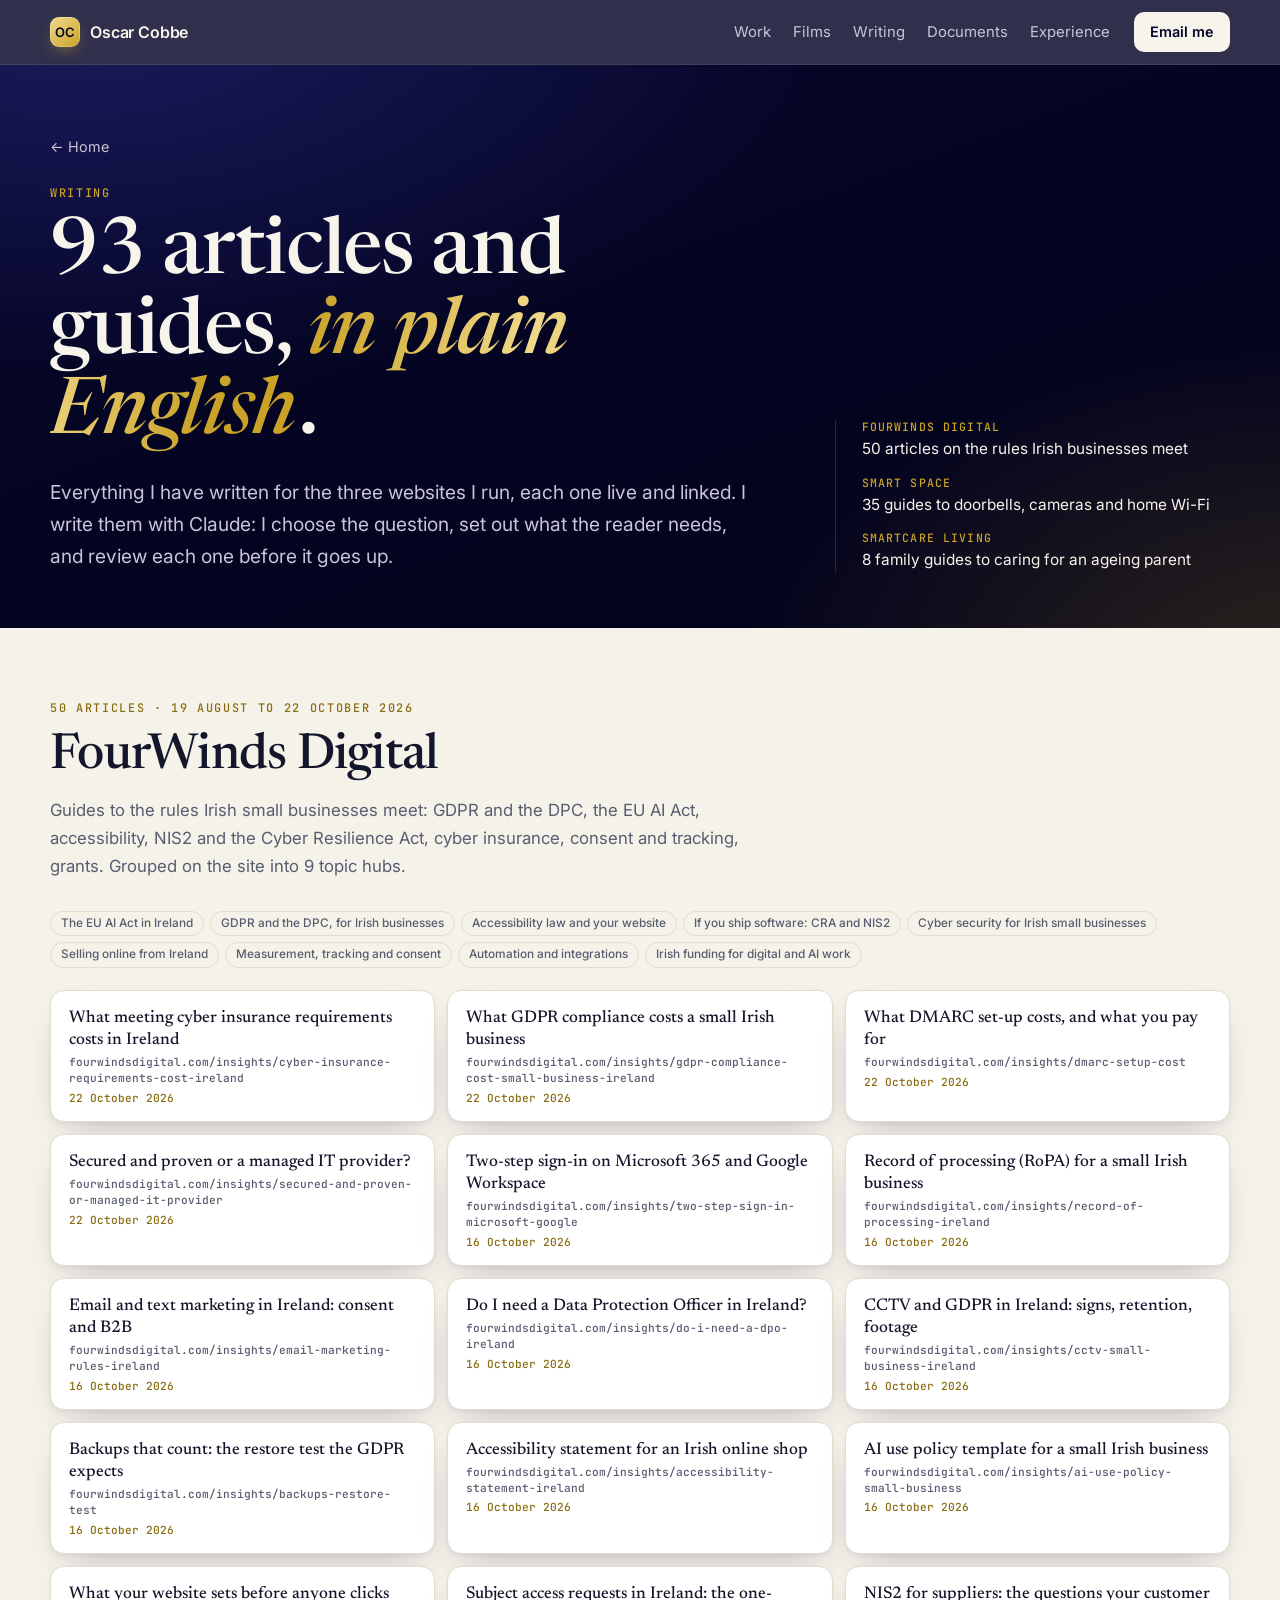
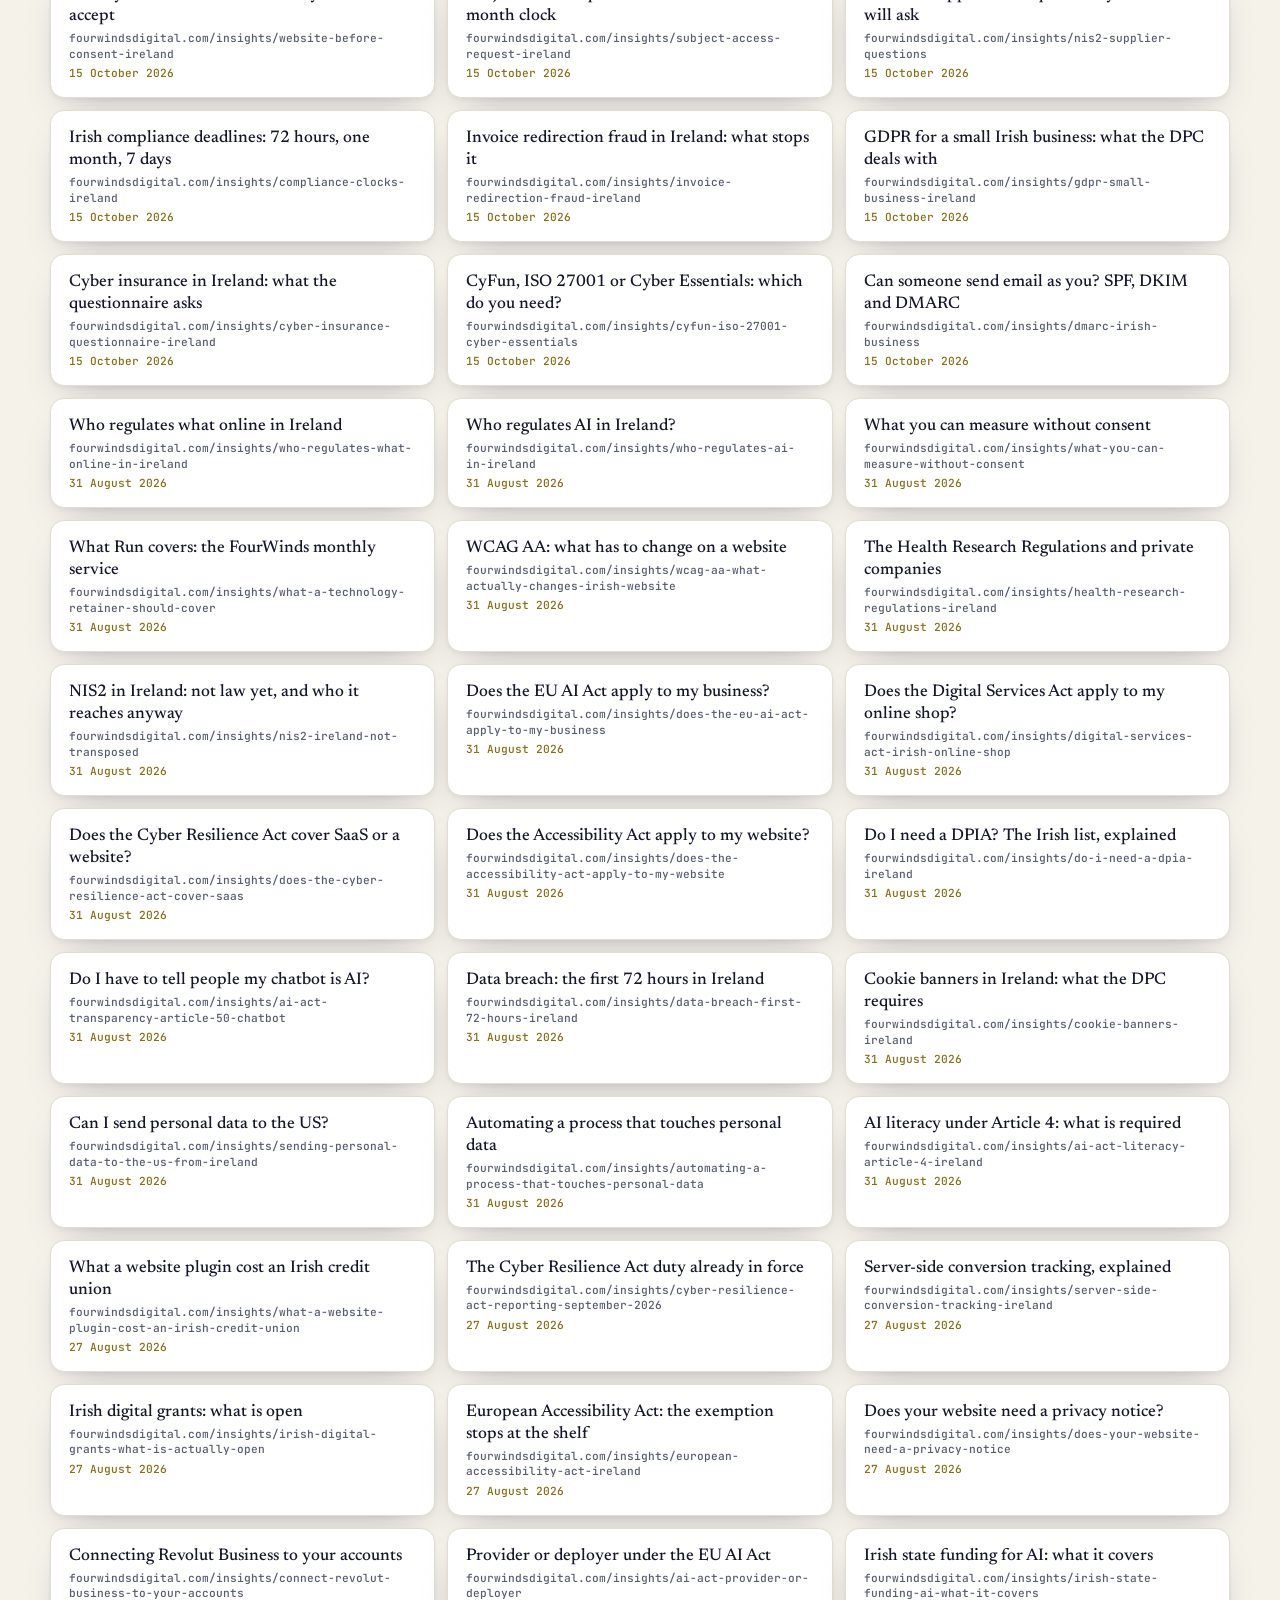
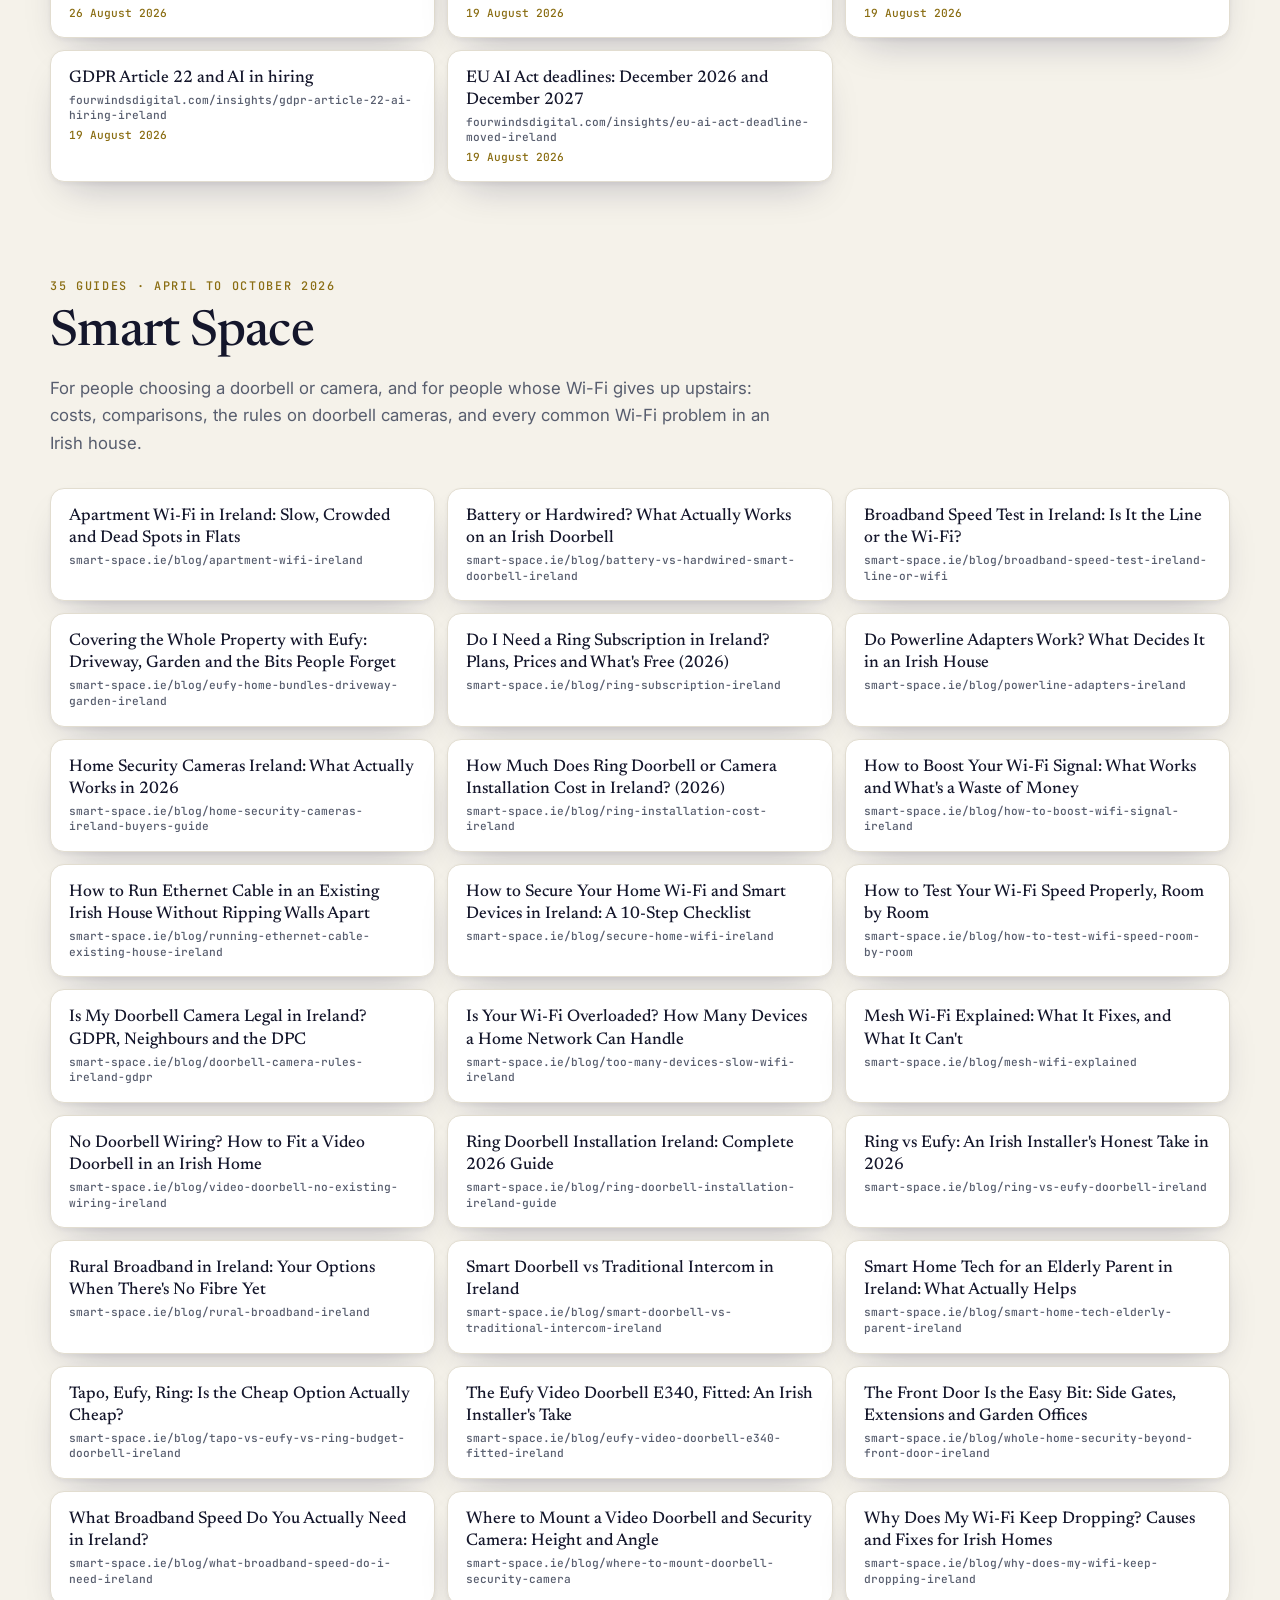
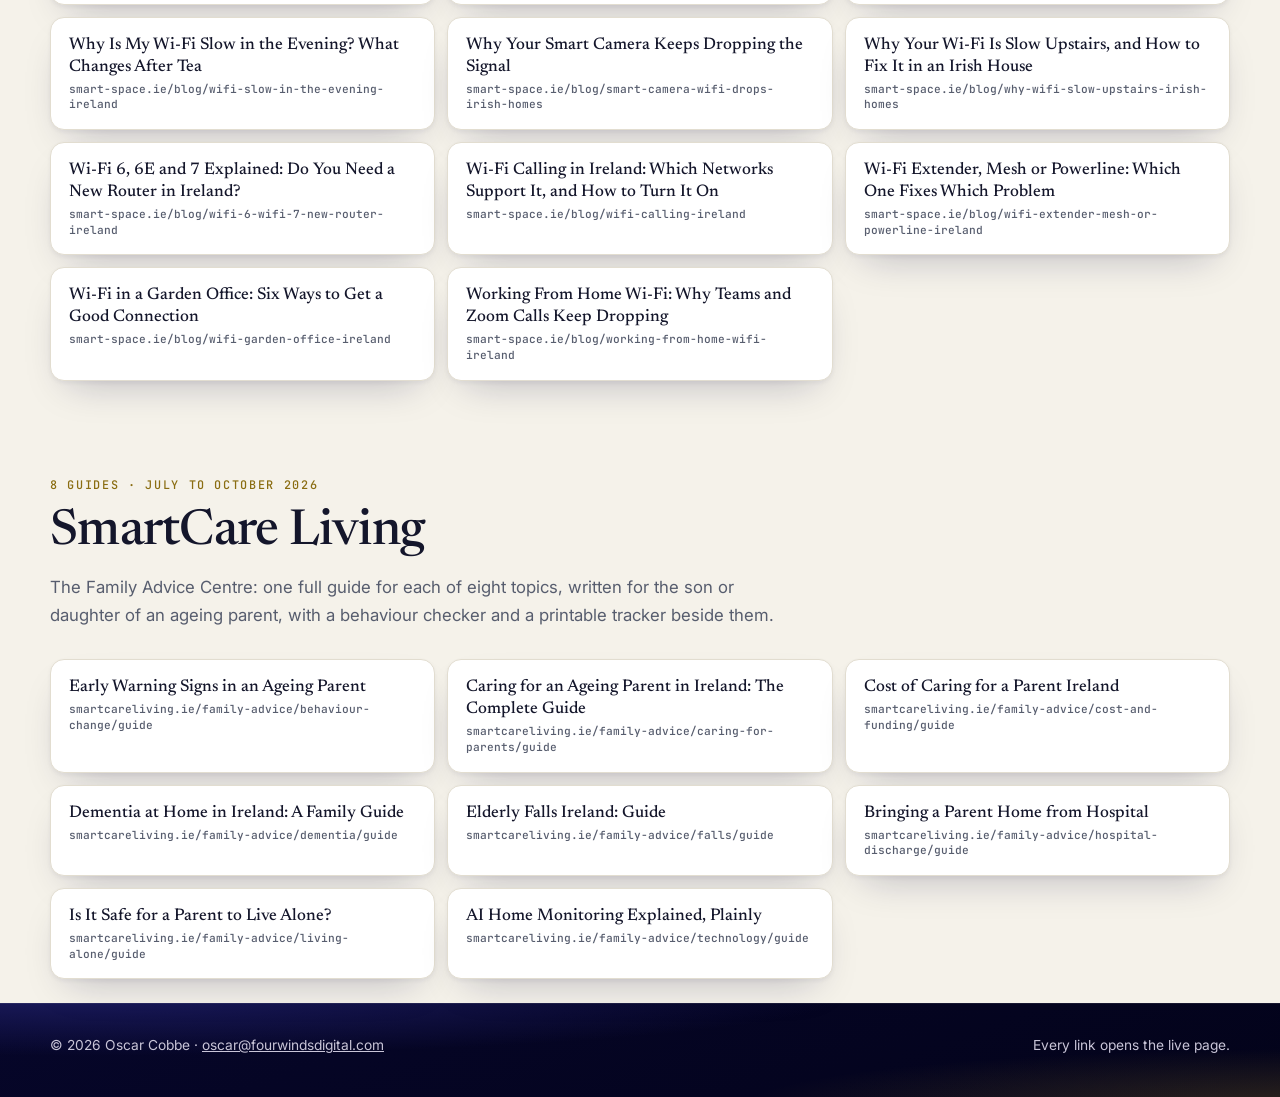
<file: writing.html>
<!doctype html>
<html lang="en-IE">
<head>
<meta charset="utf-8">
<meta name="viewport" content="width=device-width, initial-scale=1">
<title>Writing | Oscar Cobbe</title>
<meta name="description" content="Every article and guide I have written for FourWinds Digital, Smart Space and SmartCare Living, with links to each.">
<meta name="theme-color" content="#06062a">
<meta property="og:title" content="Writing | Oscar Cobbe">
<meta property="og:description" content="93 articles and guides, in plain English.">
<meta property="og:image" content="https://oscarcobbe.fourwindsdigital.com/img/og.jpg">
<meta property="og:url" content="https://oscarcobbe.fourwindsdigital.com/writing">
<link rel="canonical" href="https://oscarcobbe.fourwindsdigital.com/writing">
<link rel="icon" href="/img/favicon.svg" type="image/svg+xml">
<link rel="preconnect" href="https://fonts.googleapis.com">
<link rel="preconnect" href="https://fonts.gstatic.com" crossorigin>
<link href="https://fonts.googleapis.com/css2?family=Inter:wght@400;500;600&family=JetBrains+Mono:wght@500&family=Newsreader:ital,opsz,wght@0,6..72,400;0,6..72,500;1,6..72,400;1,6..72,500&display=swap" rel="stylesheet">
<link rel="stylesheet" href="/assets/style.css?v=4">
</head>
<body>
<a class="skip" href="#all">Skip to the writing</a>
<nav class="nav" aria-label="Main">
  <div class="wrap">
    <a class="brand" href="/"><span class="mark">OC</span>Oscar Cobbe</a>
    <ul>
      <li><a href="/#work">Work</a></li>
      <li><a href="/films">Films</a></li>
      <li><a href="/writing" aria-current="page">Writing</a></li>
      <li><a href="/documents">Documents</a></li>
      <li><a href="/#experience">Experience</a></li>
    </ul>
    <a class="cta" href="mailto:oscar@fourwindsdigital.com">Email me</a>
  </div>
</nav>

<header class="ground cs-hero" style="padding-bottom:56px">
  <div class="wrap">
    <div class="crumbs"><a href="/">← Home</a></div>
    <div class="intro">
      <div>
        <p class="eyebrow">Writing</p>
        <h1>93 articles and guides, <em>in plain English</em>.</h1>
        <p class="lede">Everything I have written for the three websites I run, each one live and linked. I write them with Claude: I choose the question, set out what the reader needs, and review each one before it goes up.</p>
      </div>
      <ul class="facts">
        <li><b>FourWinds Digital</b><span>50 articles on the rules Irish businesses meet</span></li>
        <li><b>Smart Space</b><span>35 guides to doorbells, cameras and home Wi-Fi</span></li>
        <li><b>SmartCare Living</b><span>8 family guides to caring for an ageing parent</span></li>
      </ul>
    </div>
  </div>
</header>

<main id="all" class="on-paper fpage">

<section class="fgroup" id="fourwinds"><div class="wrap">
  <div class="fghead"><p class="eyebrow">50 articles · 19 August to 22 October 2026</p><h2>FourWinds Digital</h2><p class="sub">Guides to the rules Irish small businesses meet: GDPR and the DPC, the EU AI Act, accessibility, NIS2 and the Cyber Resilience Act, cyber insurance, consent and tracking, grants. Grouped on the site into 9 topic hubs.</p></div>
  <div class="pills" style="margin-bottom:22px"><a class="pill" href="https://fourwindsdigital.com/insights/topics/eu-ai-act" target="_blank" rel="noopener">The EU AI Act in Ireland</a><a class="pill" href="https://fourwindsdigital.com/insights/topics/data-protection" target="_blank" rel="noopener">GDPR and the DPC, for Irish businesses</a><a class="pill" href="https://fourwindsdigital.com/insights/topics/accessibility" target="_blank" rel="noopener">Accessibility law and your website</a><a class="pill" href="https://fourwindsdigital.com/insights/topics/software-you-ship" target="_blank" rel="noopener">If you ship software: CRA and NIS2</a><a class="pill" href="https://fourwindsdigital.com/insights/topics/cyber-security" target="_blank" rel="noopener">Cyber security for Irish small businesses</a><a class="pill" href="https://fourwindsdigital.com/insights/topics/selling-online" target="_blank" rel="noopener">Selling online from Ireland</a><a class="pill" href="https://fourwindsdigital.com/insights/topics/measurement" target="_blank" rel="noopener">Measurement, tracking and consent</a><a class="pill" href="https://fourwindsdigital.com/insights/topics/automation" target="_blank" rel="noopener">Automation and integrations</a><a class="pill" href="https://fourwindsdigital.com/insights/topics/funding" target="_blank" rel="noopener">Irish funding for digital and AI work</a></div>
  <ul class="wlist"><li><a href="https://fourwindsdigital.com/insights/cyber-insurance-requirements-cost-ireland" target="_blank" rel="noopener"><b>What meeting cyber insurance requirements costs in Ireland</b><span>fourwindsdigital.com/insights/cyber-insurance-requirements-cost-ireland</span><small>22 October 2026</small></a></li><li><a href="https://fourwindsdigital.com/insights/gdpr-compliance-cost-small-business-ireland" target="_blank" rel="noopener"><b>What GDPR compliance costs a small Irish business</b><span>fourwindsdigital.com/insights/gdpr-compliance-cost-small-business-ireland</span><small>22 October 2026</small></a></li><li><a href="https://fourwindsdigital.com/insights/dmarc-setup-cost" target="_blank" rel="noopener"><b>What DMARC set-up costs, and what you pay for</b><span>fourwindsdigital.com/insights/dmarc-setup-cost</span><small>22 October 2026</small></a></li><li><a href="https://fourwindsdigital.com/insights/secured-and-proven-or-managed-it-provider" target="_blank" rel="noopener"><b>Secured and proven or a managed IT provider?</b><span>fourwindsdigital.com/insights/secured-and-proven-or-managed-it-provider</span><small>22 October 2026</small></a></li><li><a href="https://fourwindsdigital.com/insights/two-step-sign-in-microsoft-google" target="_blank" rel="noopener"><b>Two-step sign-in on Microsoft 365 and Google Workspace</b><span>fourwindsdigital.com/insights/two-step-sign-in-microsoft-google</span><small>16 October 2026</small></a></li><li><a href="https://fourwindsdigital.com/insights/record-of-processing-ireland" target="_blank" rel="noopener"><b>Record of processing (RoPA) for a small Irish business</b><span>fourwindsdigital.com/insights/record-of-processing-ireland</span><small>16 October 2026</small></a></li><li><a href="https://fourwindsdigital.com/insights/email-marketing-rules-ireland" target="_blank" rel="noopener"><b>Email and text marketing in Ireland: consent and B2B</b><span>fourwindsdigital.com/insights/email-marketing-rules-ireland</span><small>16 October 2026</small></a></li><li><a href="https://fourwindsdigital.com/insights/do-i-need-a-dpo-ireland" target="_blank" rel="noopener"><b>Do I need a Data Protection Officer in Ireland?</b><span>fourwindsdigital.com/insights/do-i-need-a-dpo-ireland</span><small>16 October 2026</small></a></li><li><a href="https://fourwindsdigital.com/insights/cctv-small-business-ireland" target="_blank" rel="noopener"><b>CCTV and GDPR in Ireland: signs, retention, footage</b><span>fourwindsdigital.com/insights/cctv-small-business-ireland</span><small>16 October 2026</small></a></li><li><a href="https://fourwindsdigital.com/insights/backups-restore-test" target="_blank" rel="noopener"><b>Backups that count: the restore test the GDPR expects</b><span>fourwindsdigital.com/insights/backups-restore-test</span><small>16 October 2026</small></a></li><li><a href="https://fourwindsdigital.com/insights/accessibility-statement-ireland" target="_blank" rel="noopener"><b>Accessibility statement for an Irish online shop</b><span>fourwindsdigital.com/insights/accessibility-statement-ireland</span><small>16 October 2026</small></a></li><li><a href="https://fourwindsdigital.com/insights/ai-use-policy-small-business" target="_blank" rel="noopener"><b>AI use policy template for a small Irish business</b><span>fourwindsdigital.com/insights/ai-use-policy-small-business</span><small>16 October 2026</small></a></li><li><a href="https://fourwindsdigital.com/insights/website-before-consent-ireland" target="_blank" rel="noopener"><b>What your website sets before anyone clicks accept</b><span>fourwindsdigital.com/insights/website-before-consent-ireland</span><small>15 October 2026</small></a></li><li><a href="https://fourwindsdigital.com/insights/subject-access-request-ireland" target="_blank" rel="noopener"><b>Subject access requests in Ireland: the one-month clock</b><span>fourwindsdigital.com/insights/subject-access-request-ireland</span><small>15 October 2026</small></a></li><li><a href="https://fourwindsdigital.com/insights/nis2-supplier-questions" target="_blank" rel="noopener"><b>NIS2 for suppliers: the questions your customer will ask</b><span>fourwindsdigital.com/insights/nis2-supplier-questions</span><small>15 October 2026</small></a></li><li><a href="https://fourwindsdigital.com/insights/compliance-clocks-ireland" target="_blank" rel="noopener"><b>Irish compliance deadlines: 72 hours, one month, 7 days</b><span>fourwindsdigital.com/insights/compliance-clocks-ireland</span><small>15 October 2026</small></a></li><li><a href="https://fourwindsdigital.com/insights/invoice-redirection-fraud-ireland" target="_blank" rel="noopener"><b>Invoice redirection fraud in Ireland: what stops it</b><span>fourwindsdigital.com/insights/invoice-redirection-fraud-ireland</span><small>15 October 2026</small></a></li><li><a href="https://fourwindsdigital.com/insights/gdpr-small-business-ireland" target="_blank" rel="noopener"><b>GDPR for a small Irish business: what the DPC deals with</b><span>fourwindsdigital.com/insights/gdpr-small-business-ireland</span><small>15 October 2026</small></a></li><li><a href="https://fourwindsdigital.com/insights/cyber-insurance-questionnaire-ireland" target="_blank" rel="noopener"><b>Cyber insurance in Ireland: what the questionnaire asks</b><span>fourwindsdigital.com/insights/cyber-insurance-questionnaire-ireland</span><small>15 October 2026</small></a></li><li><a href="https://fourwindsdigital.com/insights/cyfun-iso-27001-cyber-essentials" target="_blank" rel="noopener"><b>CyFun, ISO 27001 or Cyber Essentials: which do you need?</b><span>fourwindsdigital.com/insights/cyfun-iso-27001-cyber-essentials</span><small>15 October 2026</small></a></li><li><a href="https://fourwindsdigital.com/insights/dmarc-irish-business" target="_blank" rel="noopener"><b>Can someone send email as you? SPF, DKIM and DMARC</b><span>fourwindsdigital.com/insights/dmarc-irish-business</span><small>15 October 2026</small></a></li><li><a href="https://fourwindsdigital.com/insights/who-regulates-what-online-in-ireland" target="_blank" rel="noopener"><b>Who regulates what online in Ireland</b><span>fourwindsdigital.com/insights/who-regulates-what-online-in-ireland</span><small>31 August 2026</small></a></li><li><a href="https://fourwindsdigital.com/insights/who-regulates-ai-in-ireland" target="_blank" rel="noopener"><b>Who regulates AI in Ireland?</b><span>fourwindsdigital.com/insights/who-regulates-ai-in-ireland</span><small>31 August 2026</small></a></li><li><a href="https://fourwindsdigital.com/insights/what-you-can-measure-without-consent" target="_blank" rel="noopener"><b>What you can measure without consent</b><span>fourwindsdigital.com/insights/what-you-can-measure-without-consent</span><small>31 August 2026</small></a></li><li><a href="https://fourwindsdigital.com/insights/what-a-technology-retainer-should-cover" target="_blank" rel="noopener"><b>What Run covers: the FourWinds monthly service</b><span>fourwindsdigital.com/insights/what-a-technology-retainer-should-cover</span><small>31 August 2026</small></a></li><li><a href="https://fourwindsdigital.com/insights/wcag-aa-what-actually-changes-irish-website" target="_blank" rel="noopener"><b>WCAG AA: what has to change on a website</b><span>fourwindsdigital.com/insights/wcag-aa-what-actually-changes-irish-website</span><small>31 August 2026</small></a></li><li><a href="https://fourwindsdigital.com/insights/health-research-regulations-ireland" target="_blank" rel="noopener"><b>The Health Research Regulations and private companies</b><span>fourwindsdigital.com/insights/health-research-regulations-ireland</span><small>31 August 2026</small></a></li><li><a href="https://fourwindsdigital.com/insights/nis2-ireland-not-transposed" target="_blank" rel="noopener"><b>NIS2 in Ireland: not law yet, and who it reaches anyway</b><span>fourwindsdigital.com/insights/nis2-ireland-not-transposed</span><small>31 August 2026</small></a></li><li><a href="https://fourwindsdigital.com/insights/does-the-eu-ai-act-apply-to-my-business" target="_blank" rel="noopener"><b>Does the EU AI Act apply to my business?</b><span>fourwindsdigital.com/insights/does-the-eu-ai-act-apply-to-my-business</span><small>31 August 2026</small></a></li><li><a href="https://fourwindsdigital.com/insights/digital-services-act-irish-online-shop" target="_blank" rel="noopener"><b>Does the Digital Services Act apply to my online shop?</b><span>fourwindsdigital.com/insights/digital-services-act-irish-online-shop</span><small>31 August 2026</small></a></li><li><a href="https://fourwindsdigital.com/insights/does-the-cyber-resilience-act-cover-saas" target="_blank" rel="noopener"><b>Does the Cyber Resilience Act cover SaaS or a website?</b><span>fourwindsdigital.com/insights/does-the-cyber-resilience-act-cover-saas</span><small>31 August 2026</small></a></li><li><a href="https://fourwindsdigital.com/insights/does-the-accessibility-act-apply-to-my-website" target="_blank" rel="noopener"><b>Does the Accessibility Act apply to my website?</b><span>fourwindsdigital.com/insights/does-the-accessibility-act-apply-to-my-website</span><small>31 August 2026</small></a></li><li><a href="https://fourwindsdigital.com/insights/do-i-need-a-dpia-ireland" target="_blank" rel="noopener"><b>Do I need a DPIA? The Irish list, explained</b><span>fourwindsdigital.com/insights/do-i-need-a-dpia-ireland</span><small>31 August 2026</small></a></li><li><a href="https://fourwindsdigital.com/insights/ai-act-transparency-article-50-chatbot" target="_blank" rel="noopener"><b>Do I have to tell people my chatbot is AI?</b><span>fourwindsdigital.com/insights/ai-act-transparency-article-50-chatbot</span><small>31 August 2026</small></a></li><li><a href="https://fourwindsdigital.com/insights/data-breach-first-72-hours-ireland" target="_blank" rel="noopener"><b>Data breach: the first 72 hours in Ireland</b><span>fourwindsdigital.com/insights/data-breach-first-72-hours-ireland</span><small>31 August 2026</small></a></li><li><a href="https://fourwindsdigital.com/insights/cookie-banners-ireland" target="_blank" rel="noopener"><b>Cookie banners in Ireland: what the DPC requires</b><span>fourwindsdigital.com/insights/cookie-banners-ireland</span><small>31 August 2026</small></a></li><li><a href="https://fourwindsdigital.com/insights/sending-personal-data-to-the-us-from-ireland" target="_blank" rel="noopener"><b>Can I send personal data to the US?</b><span>fourwindsdigital.com/insights/sending-personal-data-to-the-us-from-ireland</span><small>31 August 2026</small></a></li><li><a href="https://fourwindsdigital.com/insights/automating-a-process-that-touches-personal-data" target="_blank" rel="noopener"><b>Automating a process that touches personal data</b><span>fourwindsdigital.com/insights/automating-a-process-that-touches-personal-data</span><small>31 August 2026</small></a></li><li><a href="https://fourwindsdigital.com/insights/ai-act-literacy-article-4-ireland" target="_blank" rel="noopener"><b>AI literacy under Article 4: what is required</b><span>fourwindsdigital.com/insights/ai-act-literacy-article-4-ireland</span><small>31 August 2026</small></a></li><li><a href="https://fourwindsdigital.com/insights/what-a-website-plugin-cost-an-irish-credit-union" target="_blank" rel="noopener"><b>What a website plugin cost an Irish credit union</b><span>fourwindsdigital.com/insights/what-a-website-plugin-cost-an-irish-credit-union</span><small>27 August 2026</small></a></li><li><a href="https://fourwindsdigital.com/insights/cyber-resilience-act-reporting-september-2026" target="_blank" rel="noopener"><b>The Cyber Resilience Act duty already in force</b><span>fourwindsdigital.com/insights/cyber-resilience-act-reporting-september-2026</span><small>27 August 2026</small></a></li><li><a href="https://fourwindsdigital.com/insights/server-side-conversion-tracking-ireland" target="_blank" rel="noopener"><b>Server-side conversion tracking, explained</b><span>fourwindsdigital.com/insights/server-side-conversion-tracking-ireland</span><small>27 August 2026</small></a></li><li><a href="https://fourwindsdigital.com/insights/irish-digital-grants-what-is-actually-open" target="_blank" rel="noopener"><b>Irish digital grants: what is open</b><span>fourwindsdigital.com/insights/irish-digital-grants-what-is-actually-open</span><small>27 August 2026</small></a></li><li><a href="https://fourwindsdigital.com/insights/european-accessibility-act-ireland" target="_blank" rel="noopener"><b>European Accessibility Act: the exemption stops at the shelf</b><span>fourwindsdigital.com/insights/european-accessibility-act-ireland</span><small>27 August 2026</small></a></li><li><a href="https://fourwindsdigital.com/insights/does-your-website-need-a-privacy-notice" target="_blank" rel="noopener"><b>Does your website need a privacy notice?</b><span>fourwindsdigital.com/insights/does-your-website-need-a-privacy-notice</span><small>27 August 2026</small></a></li><li><a href="https://fourwindsdigital.com/insights/connect-revolut-business-to-your-accounts" target="_blank" rel="noopener"><b>Connecting Revolut Business to your accounts</b><span>fourwindsdigital.com/insights/connect-revolut-business-to-your-accounts</span><small>26 August 2026</small></a></li><li><a href="https://fourwindsdigital.com/insights/ai-act-provider-or-deployer" target="_blank" rel="noopener"><b>Provider or deployer under the EU AI Act</b><span>fourwindsdigital.com/insights/ai-act-provider-or-deployer</span><small>19 August 2026</small></a></li><li><a href="https://fourwindsdigital.com/insights/irish-state-funding-ai-what-it-covers" target="_blank" rel="noopener"><b>Irish state funding for AI: what it covers</b><span>fourwindsdigital.com/insights/irish-state-funding-ai-what-it-covers</span><small>19 August 2026</small></a></li><li><a href="https://fourwindsdigital.com/insights/gdpr-article-22-ai-hiring-ireland" target="_blank" rel="noopener"><b>GDPR Article 22 and AI in hiring</b><span>fourwindsdigital.com/insights/gdpr-article-22-ai-hiring-ireland</span><small>19 August 2026</small></a></li><li><a href="https://fourwindsdigital.com/insights/eu-ai-act-deadline-moved-ireland" target="_blank" rel="noopener"><b>EU AI Act deadlines: December 2026 and December 2027</b><span>fourwindsdigital.com/insights/eu-ai-act-deadline-moved-ireland</span><small>19 August 2026</small></a></li></ul>
</div></section>
<section class="fgroup" id="smart-space"><div class="wrap">
  <div class="fghead"><p class="eyebrow">35 guides · April to October 2026</p><h2>Smart Space</h2><p class="sub">For people choosing a doorbell or camera, and for people whose Wi-Fi gives up upstairs: costs, comparisons, the rules on doorbell cameras, and every common Wi-Fi problem in an Irish house.</p></div>
  <ul class="wlist"><li><a href="https://smart-space.ie/blog/apartment-wifi-ireland" target="_blank" rel="noopener"><b>Apartment Wi-Fi in Ireland: Slow, Crowded and Dead Spots in Flats</b><span>smart-space.ie/blog/apartment-wifi-ireland</span></a></li><li><a href="https://smart-space.ie/blog/battery-vs-hardwired-smart-doorbell-ireland" target="_blank" rel="noopener"><b>Battery or Hardwired? What Actually Works on an Irish Doorbell</b><span>smart-space.ie/blog/battery-vs-hardwired-smart-doorbell-ireland</span></a></li><li><a href="https://smart-space.ie/blog/broadband-speed-test-ireland-line-or-wifi" target="_blank" rel="noopener"><b>Broadband Speed Test in Ireland: Is It the Line or the Wi-Fi?</b><span>smart-space.ie/blog/broadband-speed-test-ireland-line-or-wifi</span></a></li><li><a href="https://smart-space.ie/blog/eufy-home-bundles-driveway-garden-ireland" target="_blank" rel="noopener"><b>Covering the Whole Property with Eufy: Driveway, Garden and the Bits People Forget</b><span>smart-space.ie/blog/eufy-home-bundles-driveway-garden-ireland</span></a></li><li><a href="https://smart-space.ie/blog/ring-subscription-ireland" target="_blank" rel="noopener"><b>Do I Need a Ring Subscription in Ireland? Plans, Prices and What&#x27;s Free (2026)</b><span>smart-space.ie/blog/ring-subscription-ireland</span></a></li><li><a href="https://smart-space.ie/blog/powerline-adapters-ireland" target="_blank" rel="noopener"><b>Do Powerline Adapters Work? What Decides It in an Irish House</b><span>smart-space.ie/blog/powerline-adapters-ireland</span></a></li><li><a href="https://smart-space.ie/blog/home-security-cameras-ireland-buyers-guide" target="_blank" rel="noopener"><b>Home Security Cameras Ireland: What Actually Works in 2026</b><span>smart-space.ie/blog/home-security-cameras-ireland-buyers-guide</span></a></li><li><a href="https://smart-space.ie/blog/ring-installation-cost-ireland" target="_blank" rel="noopener"><b>How Much Does Ring Doorbell or Camera Installation Cost in Ireland? (2026)</b><span>smart-space.ie/blog/ring-installation-cost-ireland</span></a></li><li><a href="https://smart-space.ie/blog/how-to-boost-wifi-signal-ireland" target="_blank" rel="noopener"><b>How to Boost Your Wi-Fi Signal: What Works and What&#x27;s a Waste of Money</b><span>smart-space.ie/blog/how-to-boost-wifi-signal-ireland</span></a></li><li><a href="https://smart-space.ie/blog/running-ethernet-cable-existing-house-ireland" target="_blank" rel="noopener"><b>How to Run Ethernet Cable in an Existing Irish House Without Ripping Walls Apart</b><span>smart-space.ie/blog/running-ethernet-cable-existing-house-ireland</span></a></li><li><a href="https://smart-space.ie/blog/secure-home-wifi-ireland" target="_blank" rel="noopener"><b>How to Secure Your Home Wi-Fi and Smart Devices in Ireland: A 10-Step Checklist</b><span>smart-space.ie/blog/secure-home-wifi-ireland</span></a></li><li><a href="https://smart-space.ie/blog/how-to-test-wifi-speed-room-by-room" target="_blank" rel="noopener"><b>How to Test Your Wi-Fi Speed Properly, Room by Room</b><span>smart-space.ie/blog/how-to-test-wifi-speed-room-by-room</span></a></li><li><a href="https://smart-space.ie/blog/doorbell-camera-rules-ireland-gdpr" target="_blank" rel="noopener"><b>Is My Doorbell Camera Legal in Ireland? GDPR, Neighbours and the DPC</b><span>smart-space.ie/blog/doorbell-camera-rules-ireland-gdpr</span></a></li><li><a href="https://smart-space.ie/blog/too-many-devices-slow-wifi-ireland" target="_blank" rel="noopener"><b>Is Your Wi-Fi Overloaded? How Many Devices a Home Network Can Handle</b><span>smart-space.ie/blog/too-many-devices-slow-wifi-ireland</span></a></li><li><a href="https://smart-space.ie/blog/mesh-wifi-explained" target="_blank" rel="noopener"><b>Mesh Wi-Fi Explained: What It Fixes, and What It Can&#x27;t</b><span>smart-space.ie/blog/mesh-wifi-explained</span></a></li><li><a href="https://smart-space.ie/blog/video-doorbell-no-existing-wiring-ireland" target="_blank" rel="noopener"><b>No Doorbell Wiring? How to Fit a Video Doorbell in an Irish Home</b><span>smart-space.ie/blog/video-doorbell-no-existing-wiring-ireland</span></a></li><li><a href="https://smart-space.ie/blog/ring-doorbell-installation-ireland-guide" target="_blank" rel="noopener"><b>Ring Doorbell Installation Ireland: Complete 2026 Guide</b><span>smart-space.ie/blog/ring-doorbell-installation-ireland-guide</span></a></li><li><a href="https://smart-space.ie/blog/ring-vs-eufy-doorbell-ireland" target="_blank" rel="noopener"><b>Ring vs Eufy: An Irish Installer&#x27;s Honest Take in 2026</b><span>smart-space.ie/blog/ring-vs-eufy-doorbell-ireland</span></a></li><li><a href="https://smart-space.ie/blog/rural-broadband-ireland" target="_blank" rel="noopener"><b>Rural Broadband in Ireland: Your Options When There&#x27;s No Fibre Yet</b><span>smart-space.ie/blog/rural-broadband-ireland</span></a></li><li><a href="https://smart-space.ie/blog/smart-doorbell-vs-traditional-intercom-ireland" target="_blank" rel="noopener"><b>Smart Doorbell vs Traditional Intercom in Ireland</b><span>smart-space.ie/blog/smart-doorbell-vs-traditional-intercom-ireland</span></a></li><li><a href="https://smart-space.ie/blog/smart-home-tech-elderly-parent-ireland" target="_blank" rel="noopener"><b>Smart Home Tech for an Elderly Parent in Ireland: What Actually Helps</b><span>smart-space.ie/blog/smart-home-tech-elderly-parent-ireland</span></a></li><li><a href="https://smart-space.ie/blog/tapo-vs-eufy-vs-ring-budget-doorbell-ireland" target="_blank" rel="noopener"><b>Tapo, Eufy, Ring: Is the Cheap Option Actually Cheap?</b><span>smart-space.ie/blog/tapo-vs-eufy-vs-ring-budget-doorbell-ireland</span></a></li><li><a href="https://smart-space.ie/blog/eufy-video-doorbell-e340-fitted-ireland" target="_blank" rel="noopener"><b>The Eufy Video Doorbell E340, Fitted: An Irish Installer&#x27;s Take</b><span>smart-space.ie/blog/eufy-video-doorbell-e340-fitted-ireland</span></a></li><li><a href="https://smart-space.ie/blog/whole-home-security-beyond-front-door-ireland" target="_blank" rel="noopener"><b>The Front Door Is the Easy Bit: Side Gates, Extensions and Garden Offices</b><span>smart-space.ie/blog/whole-home-security-beyond-front-door-ireland</span></a></li><li><a href="https://smart-space.ie/blog/what-broadband-speed-do-i-need-ireland" target="_blank" rel="noopener"><b>What Broadband Speed Do You Actually Need in Ireland?</b><span>smart-space.ie/blog/what-broadband-speed-do-i-need-ireland</span></a></li><li><a href="https://smart-space.ie/blog/where-to-mount-doorbell-security-camera" target="_blank" rel="noopener"><b>Where to Mount a Video Doorbell and Security Camera: Height and Angle</b><span>smart-space.ie/blog/where-to-mount-doorbell-security-camera</span></a></li><li><a href="https://smart-space.ie/blog/why-does-my-wifi-keep-dropping-ireland" target="_blank" rel="noopener"><b>Why Does My Wi-Fi Keep Dropping? Causes and Fixes for Irish Homes</b><span>smart-space.ie/blog/why-does-my-wifi-keep-dropping-ireland</span></a></li><li><a href="https://smart-space.ie/blog/wifi-slow-in-the-evening-ireland" target="_blank" rel="noopener"><b>Why Is My Wi-Fi Slow in the Evening? What Changes After Tea</b><span>smart-space.ie/blog/wifi-slow-in-the-evening-ireland</span></a></li><li><a href="https://smart-space.ie/blog/smart-camera-wifi-drops-irish-homes" target="_blank" rel="noopener"><b>Why Your Smart Camera Keeps Dropping the Signal</b><span>smart-space.ie/blog/smart-camera-wifi-drops-irish-homes</span></a></li><li><a href="https://smart-space.ie/blog/why-wifi-slow-upstairs-irish-homes" target="_blank" rel="noopener"><b>Why Your Wi-Fi Is Slow Upstairs, and How to Fix It in an Irish House</b><span>smart-space.ie/blog/why-wifi-slow-upstairs-irish-homes</span></a></li><li><a href="https://smart-space.ie/blog/wifi-6-wifi-7-new-router-ireland" target="_blank" rel="noopener"><b>Wi-Fi 6, 6E and 7 Explained: Do You Need a New Router in Ireland?</b><span>smart-space.ie/blog/wifi-6-wifi-7-new-router-ireland</span></a></li><li><a href="https://smart-space.ie/blog/wifi-calling-ireland" target="_blank" rel="noopener"><b>Wi-Fi Calling in Ireland: Which Networks Support It, and How to Turn It On</b><span>smart-space.ie/blog/wifi-calling-ireland</span></a></li><li><a href="https://smart-space.ie/blog/wifi-extender-mesh-or-powerline-ireland" target="_blank" rel="noopener"><b>Wi-Fi Extender, Mesh or Powerline: Which One Fixes Which Problem</b><span>smart-space.ie/blog/wifi-extender-mesh-or-powerline-ireland</span></a></li><li><a href="https://smart-space.ie/blog/wifi-garden-office-ireland" target="_blank" rel="noopener"><b>Wi-Fi in a Garden Office: Six Ways to Get a Good Connection</b><span>smart-space.ie/blog/wifi-garden-office-ireland</span></a></li><li><a href="https://smart-space.ie/blog/working-from-home-wifi-ireland" target="_blank" rel="noopener"><b>Working From Home Wi-Fi: Why Teams and Zoom Calls Keep Dropping</b><span>smart-space.ie/blog/working-from-home-wifi-ireland</span></a></li></ul>
</div></section>
<section class="fgroup" id="smartcare-living"><div class="wrap">
  <div class="fghead"><p class="eyebrow">8 guides · July to October 2026</p><h2>SmartCare Living</h2><p class="sub">The Family Advice Centre: one full guide for each of eight topics, written for the son or daughter of an ageing parent, with a behaviour checker and a printable tracker beside them.</p></div>
  <ul class="wlist"><li><a href="https://www.smartcareliving.ie/family-advice/behaviour-change/guide" target="_blank" rel="noopener"><b>Early Warning Signs in an Ageing Parent</b><span>smartcareliving.ie/family-advice/behaviour-change/guide</span></a></li><li><a href="https://www.smartcareliving.ie/family-advice/caring-for-parents/guide" target="_blank" rel="noopener"><b>Caring for an Ageing Parent in Ireland: The Complete Guide</b><span>smartcareliving.ie/family-advice/caring-for-parents/guide</span></a></li><li><a href="https://www.smartcareliving.ie/family-advice/cost-and-funding/guide" target="_blank" rel="noopener"><b>Cost of Caring for a Parent Ireland</b><span>smartcareliving.ie/family-advice/cost-and-funding/guide</span></a></li><li><a href="https://www.smartcareliving.ie/family-advice/dementia/guide" target="_blank" rel="noopener"><b>Dementia at Home in Ireland: A Family Guide</b><span>smartcareliving.ie/family-advice/dementia/guide</span></a></li><li><a href="https://www.smartcareliving.ie/family-advice/falls/guide" target="_blank" rel="noopener"><b>Elderly Falls Ireland: Guide</b><span>smartcareliving.ie/family-advice/falls/guide</span></a></li><li><a href="https://www.smartcareliving.ie/family-advice/hospital-discharge/guide" target="_blank" rel="noopener"><b>Bringing a Parent Home from Hospital</b><span>smartcareliving.ie/family-advice/hospital-discharge/guide</span></a></li><li><a href="https://www.smartcareliving.ie/family-advice/living-alone/guide" target="_blank" rel="noopener"><b>Is It Safe for a Parent to Live Alone?</b><span>smartcareliving.ie/family-advice/living-alone/guide</span></a></li><li><a href="https://www.smartcareliving.ie/family-advice/technology/guide" target="_blank" rel="noopener"><b>AI Home Monitoring Explained, Plainly</b><span>smartcareliving.ie/family-advice/technology/guide</span></a></li></ul>
</div></section>

</main>

<div class="ground">
  <footer>
    <div class="wrap"><span>© 2026 Oscar Cobbe · <a href="mailto:oscar@fourwindsdigital.com">oscar@fourwindsdigital.com</a></span><span>Every link opens the live page.</span></div>
  </footer>
</div>
</body>
</html>
</file>
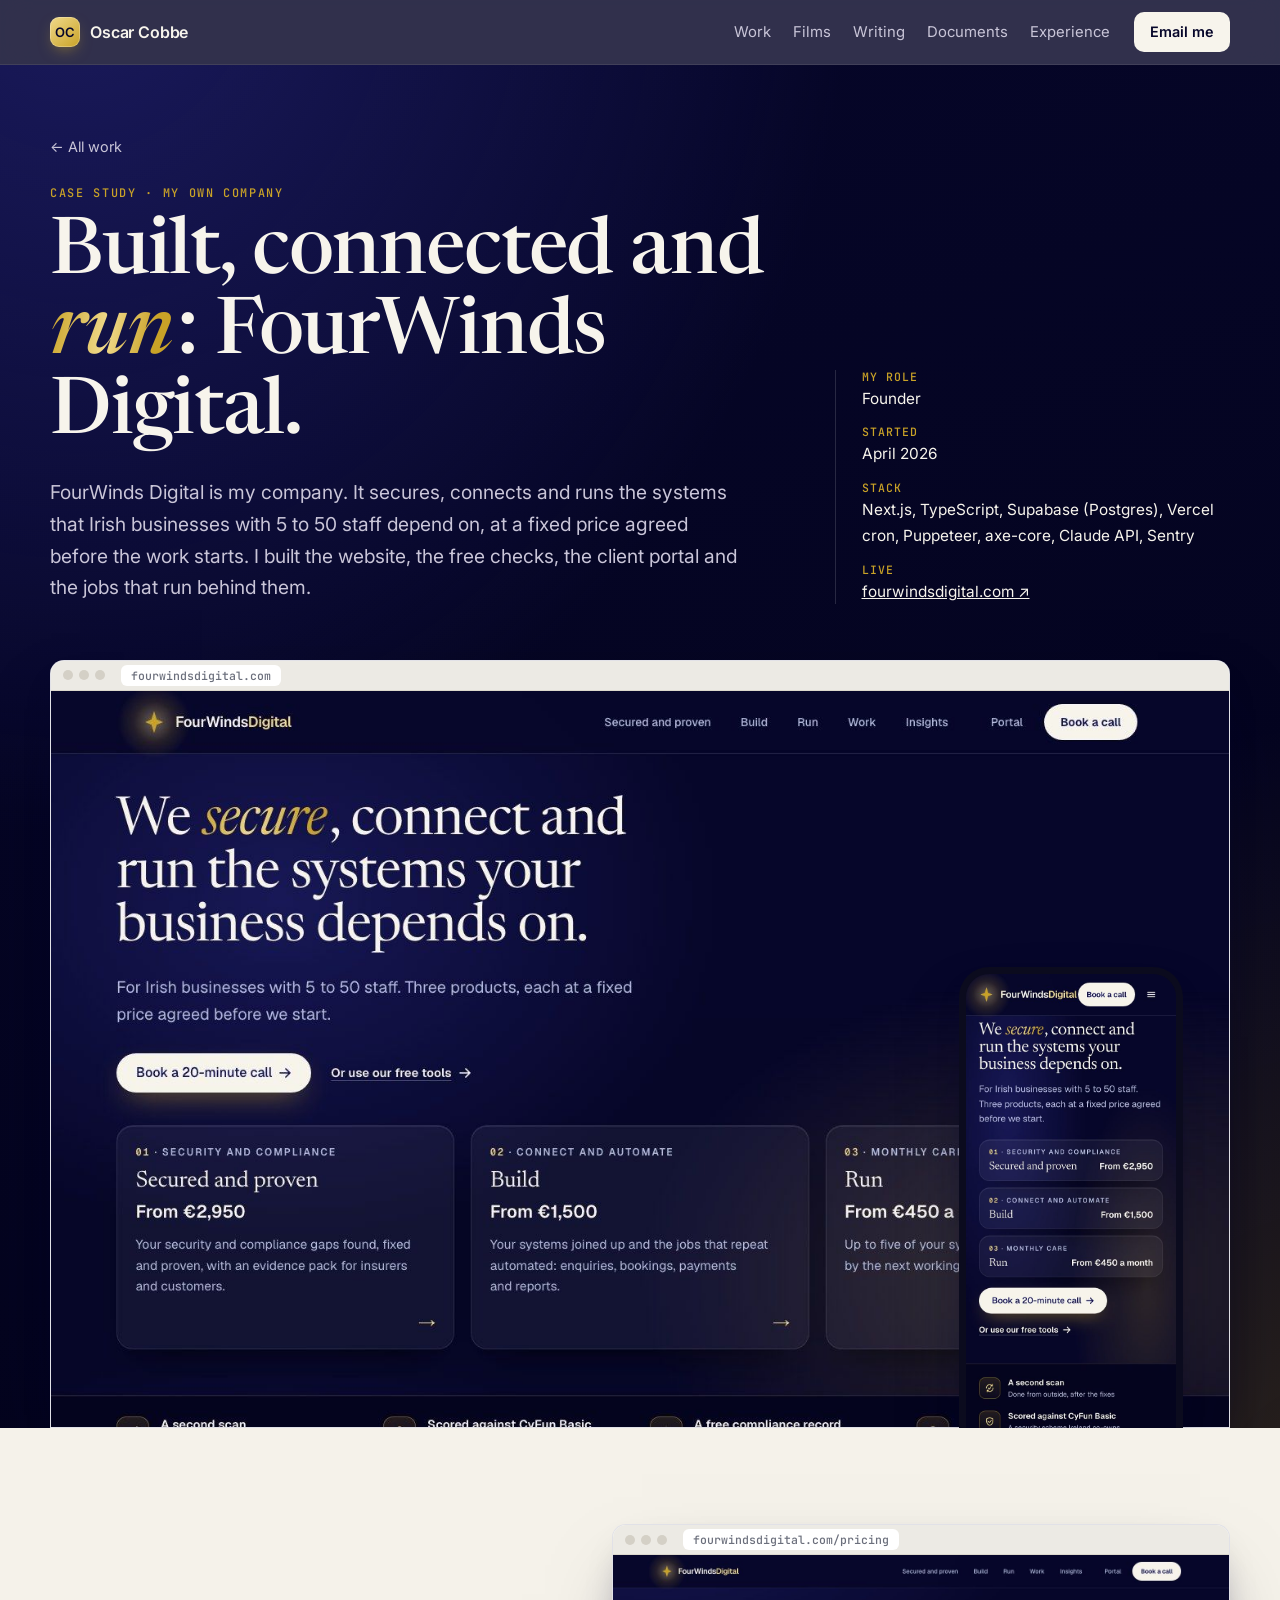
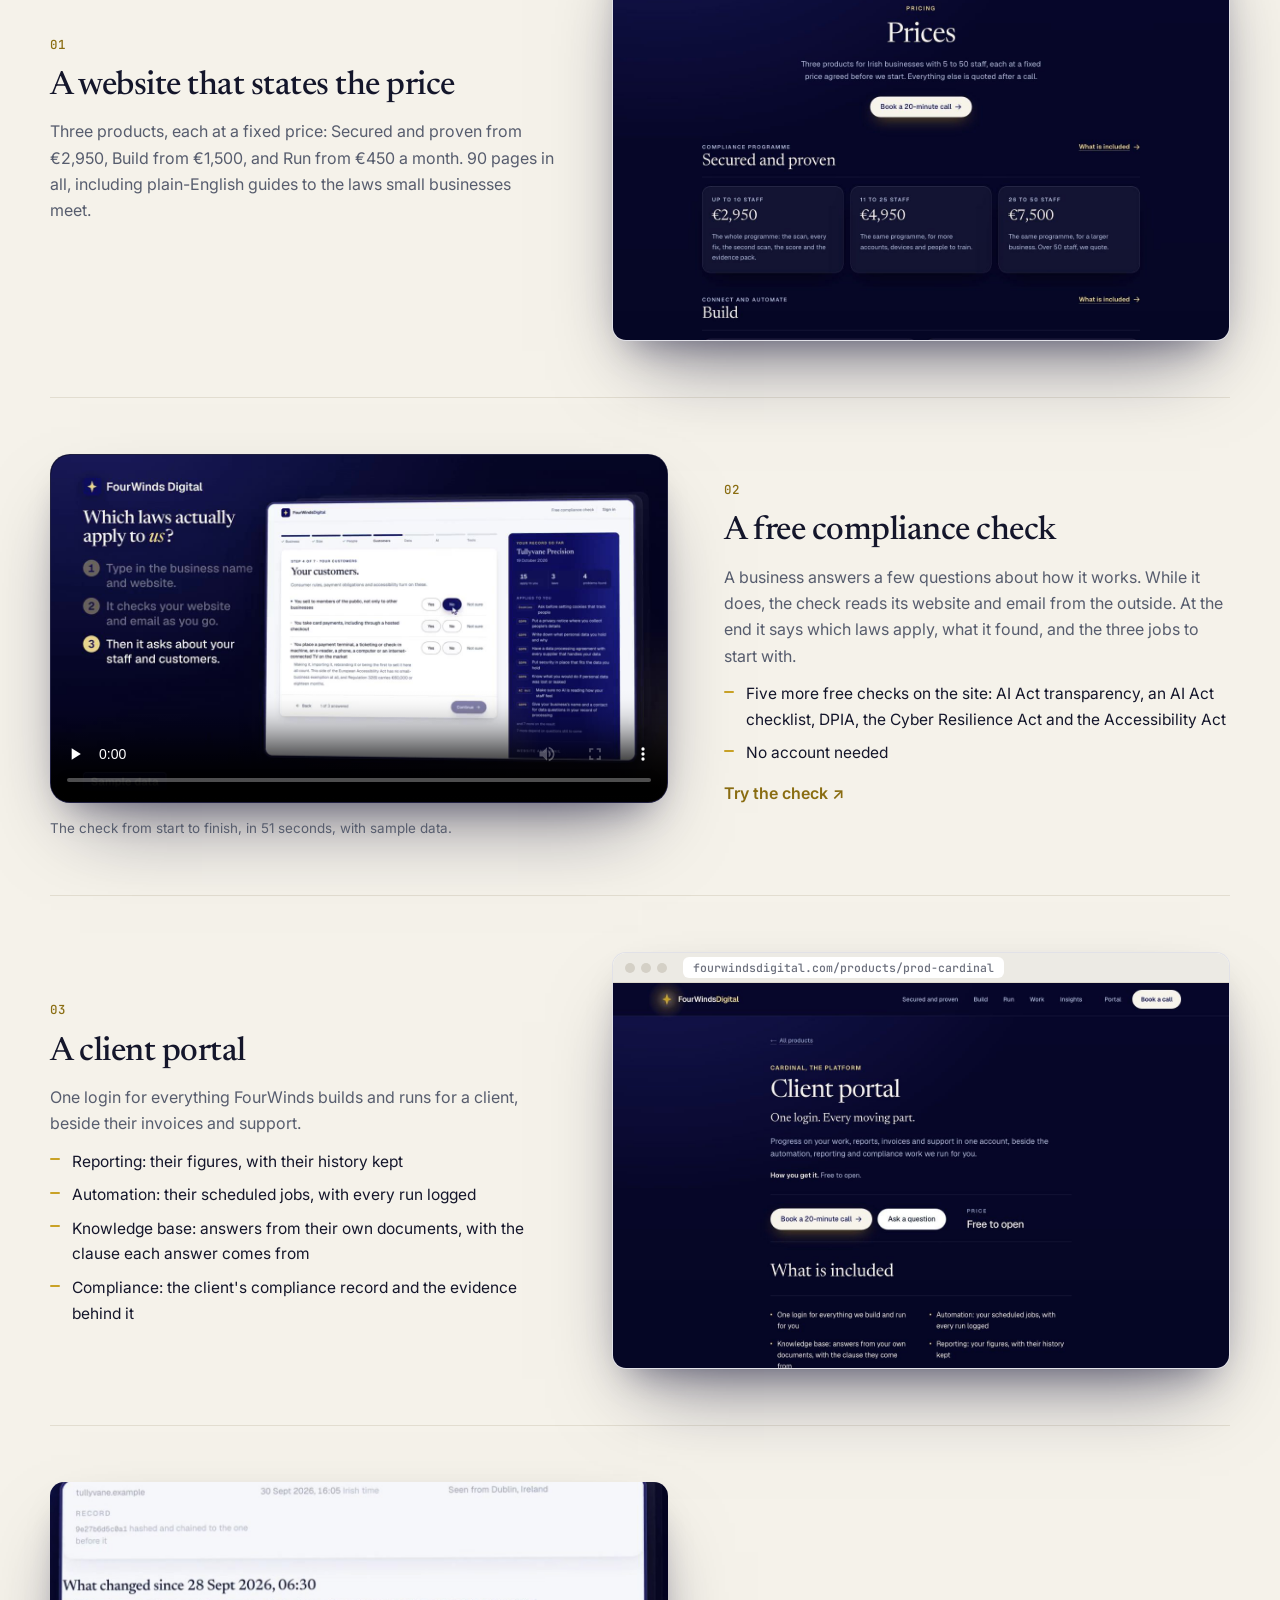
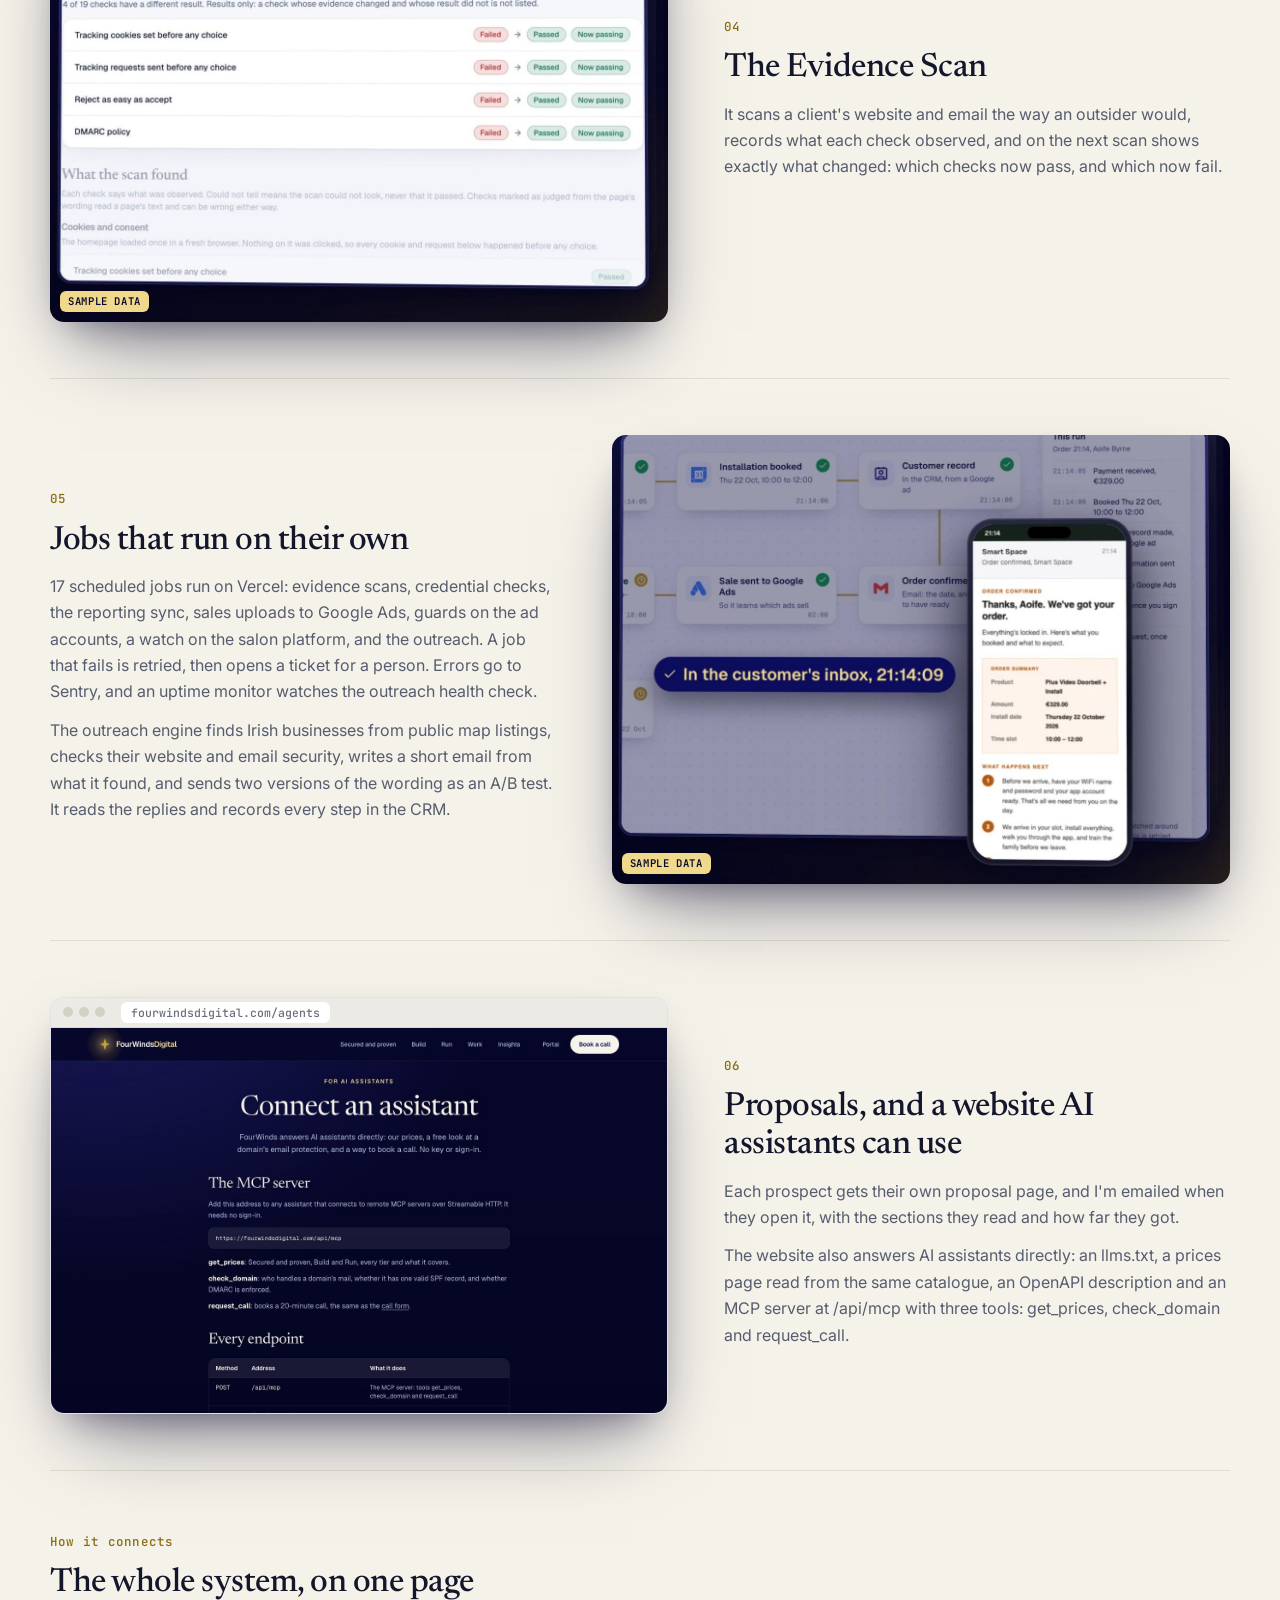
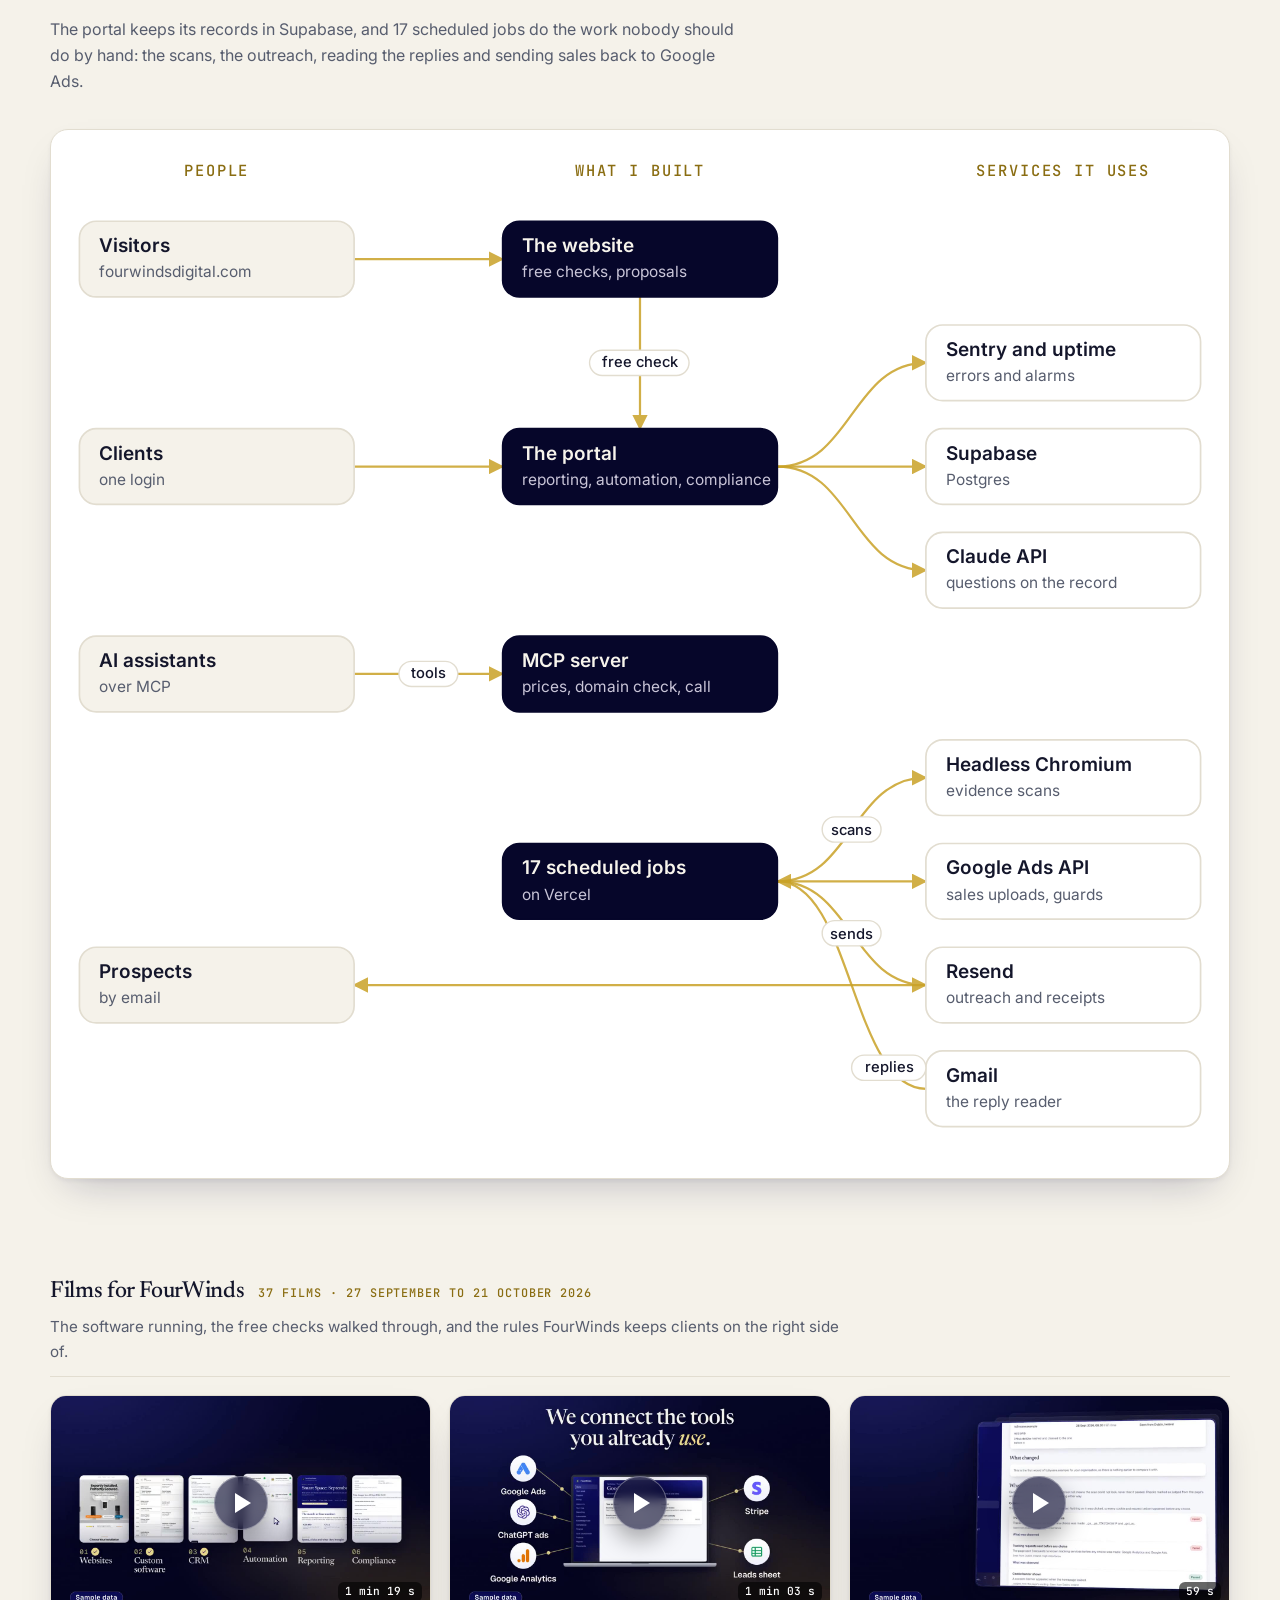
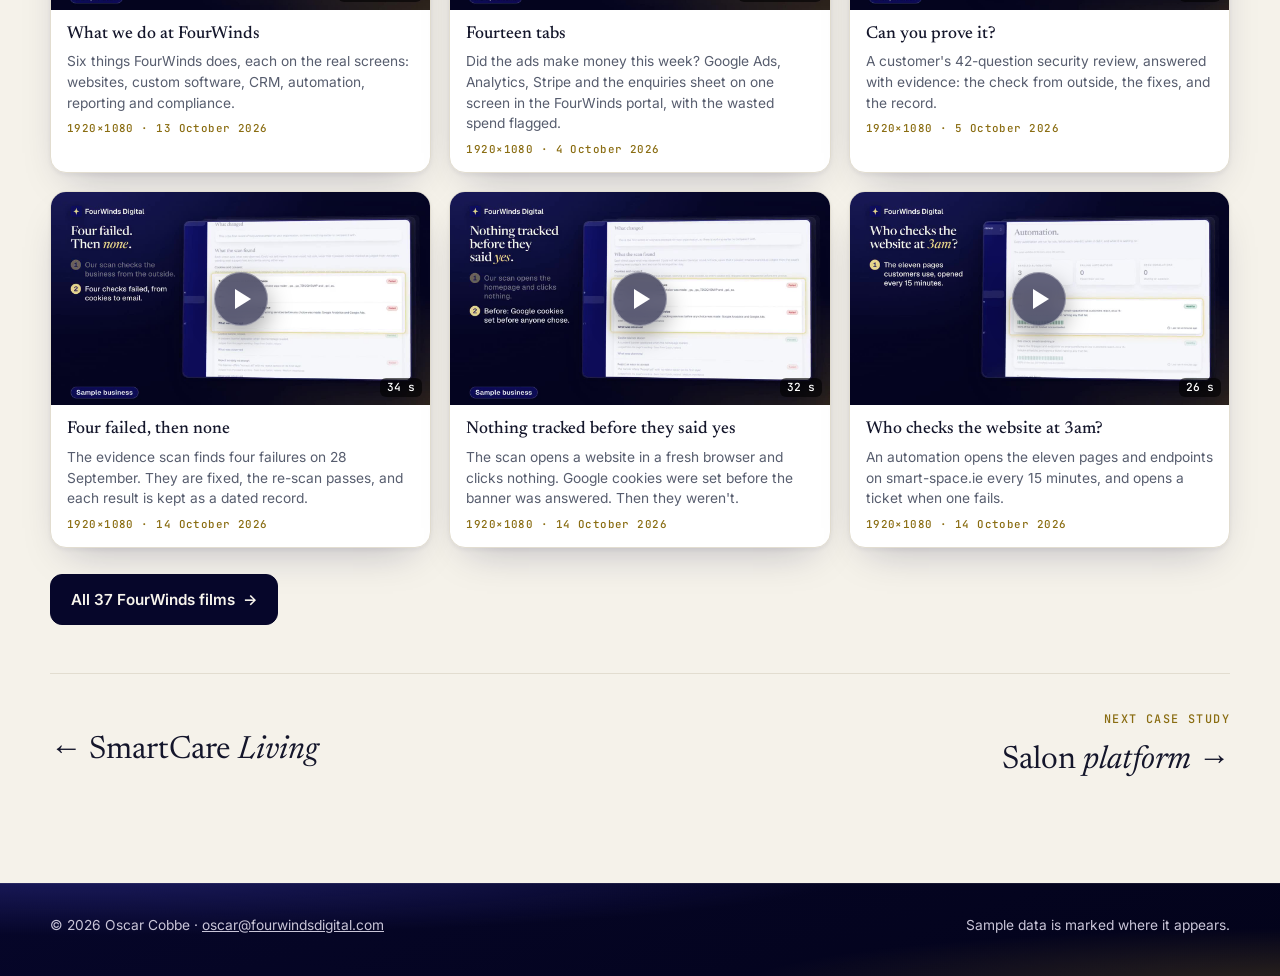
<file: work/fourwinds.html>
<!doctype html>
<html lang="en-IE">
<head>
<meta charset="utf-8">
<meta name="viewport" content="width=device-width, initial-scale=1">
<title>FourWinds Digital | Oscar Cobbe</title>
<meta name="description" content="Case study: the website, free compliance check, client portal, evidence scan, scheduled jobs, outreach engine and MCP server I built for my company, FourWinds Digital.">
<meta name="theme-color" content="#06062a">
<meta property="og:title" content="FourWinds Digital | Oscar Cobbe">
<meta property="og:description" content="Built, connected and run: my company, FourWinds Digital.">
<meta property="og:image" content="https://oscarcobbe.fourwindsdigital.com/img/shots/fw-home.jpg">
<meta property="og:url" content="https://oscarcobbe.fourwindsdigital.com/work/fourwinds">
<link rel="canonical" href="https://oscarcobbe.fourwindsdigital.com/work/fourwinds">
<link rel="icon" href="/img/favicon.svg" type="image/svg+xml">
<link rel="preconnect" href="https://fonts.googleapis.com">
<link rel="preconnect" href="https://fonts.gstatic.com" crossorigin>
<link href="https://fonts.googleapis.com/css2?family=Inter:wght@400;500;600&family=JetBrains+Mono:wght@500&family=Newsreader:ital,opsz,wght@0,6..72,400;0,6..72,500;1,6..72,400;1,6..72,500&display=swap" rel="stylesheet">
<link rel="stylesheet" href="/assets/style.css?v=4">
</head>
<body>
<a class="skip" href="#main">Skip to the case study</a>
<nav class="nav" aria-label="Main">
  <div class="wrap">
    <a class="brand" href="/"><span class="mark">OC</span>Oscar Cobbe</a>
    <ul>
      <li><a href="/#work">Work</a></li>
      <li><a href="/films">Films</a></li>
      <li><a href="/writing">Writing</a></li>
      <li><a href="/documents">Documents</a></li>
      <li><a href="/#experience">Experience</a></li>
    </ul>
    <a class="cta" href="mailto:oscar@fourwindsdigital.com">Email me</a>
  </div>
</nav>

<header class="ground cs-hero">
  <div class="wrap">
    <div class="crumbs"><a href="/#work">← All work</a></div>
    <div class="intro">
      <div>
        <p class="eyebrow">Case study · My own company</p>
        <h1>Built, connected and <em>run</em>: FourWinds Digital.</h1>
        <p class="lede">FourWinds Digital is my company. It secures, connects and runs the systems that Irish businesses with 5 to 50 staff depend on, at a fixed price agreed before the work starts. I built the website, the free checks, the client portal and the jobs that run behind them.</p>
      </div>
      <ul class="facts">
        <li><b>My role</b><span>Founder</span></li>
        <li><b>Started</b><span>April 2026</span></li>
        <li><b>Stack</b><span>Next.js, TypeScript, Supabase (Postgres), Vercel cron, Puppeteer, axe-core, Claude API, Sentry</span></li>
        <li><b>Live</b><span><a href="https://fourwindsdigital.com" target="_blank" rel="noopener">fourwindsdigital.com ↗</a></span></li>
      </ul>
    </div>
    <div class="big">
      <div class="browser"><div class="bar"><i></i><i></i><i></i><span>fourwindsdigital.com</span></div><img src="/img/shots/fw-home.jpg" alt="The FourWinds Digital homepage: We secure, connect and run the systems your business depends on."></div>
      <div class="phone"><img src="/img/shots/fw-home-m.jpg" alt="The FourWinds homepage on a phone"></div>
    </div>
  </div>
</header>

<main id="main">
<section class="on-paper">
  <div class="wrap">

    <div class="feature">
      <div>
        <span class="num">01</span>
        <h3>A website that states the price</h3>
        <p>Three products, each at a fixed price: Secured and proven from €2,950, Build from €1,500, and Run from €450 a month. 90 pages in all, including plain-English guides to the laws small businesses meet.</p>
      </div>
      <figure class="fig">
        <div class="browser"><div class="bar"><i></i><i></i><i></i><span>fourwindsdigital.com/pricing</span></div><img src="/img/shots/fw-pricing.jpg" alt="The FourWinds prices page" loading="lazy"></div>
      </figure>
    </div>

    <div class="feature flip">
      <div>
        <span class="num">02</span>
        <h3>A free compliance check</h3>
        <p>A business answers a few questions about how it works. While it does, the check reads its website and email from the outside. At the end it says which laws apply, what it found, and the three jobs to start with.</p>
        <ul>
          <li>Five more free checks on the site: AI Act transparency, an AI Act checklist, DPIA, the Cyber Resilience Act and the Accessibility Act</li>
          <li>No account needed</li>
        </ul>
        <p style="margin-top:14px"><a href="https://portal.fourwindsdigital.com/start" target="_blank" rel="noopener" style="font-weight:600;color:var(--accent);text-decoration:none">Try the check ↗</a></p>
      </div>
      <figure class="fig">
        <div class="film" style="background:var(--navy-1);box-shadow:var(--shadow-lg)">
          <video controls preload="none" playsinline poster="/video/compliance-check.jpg"><source src="/video/all/fw-free-compliance-check.mp4" type="video/mp4"></video>
        </div>
        <figcaption>The check from start to finish, in 51 seconds, with sample data.</figcaption>
      </figure>
    </div>

    <div class="feature">
      <div>
        <span class="num">03</span>
        <h3>A client portal</h3>
        <p>One login for everything FourWinds builds and runs for a client, beside their invoices and support.</p>
        <ul>
          <li>Reporting: their figures, with their history kept</li>
          <li>Automation: their scheduled jobs, with every run logged</li>
          <li>Knowledge base: answers from their own documents, with the clause each answer comes from</li>
          <li>Compliance: the client's compliance record and the evidence behind it</li>
        </ul>
      </div>
      <figure class="fig">
        <div class="browser"><div class="bar"><i></i><i></i><i></i><span>fourwindsdigital.com/products/prod-cardinal</span></div><img src="/img/shots/fw-portal.jpg" alt="The client portal page: one login, every moving part" loading="lazy"></div>
      </figure>
    </div>

    <div class="feature flip">
      <div>
        <span class="num">04</span>
        <h3>The Evidence Scan</h3>
        <p>It scans a client's website and email the way an outsider would, records what each check observed, and on the next scan shows exactly what changed: which checks now pass, and which now fail.</p>
      </div>
      <figure class="fig">
        <div class="shot"><img src="/img/frames/evidence-scan.jpg" alt="What changed since the last scan: four checks that failed now pass" loading="lazy"><span class="tag-sample">Sample data</span></div>
      </figure>
    </div>

    <div class="feature">
      <div>
        <span class="num">05</span>
        <h3>Jobs that run on their own</h3>
        <p>17 scheduled jobs run on Vercel: evidence scans, credential checks, the reporting sync, sales uploads to Google Ads, guards on the ad accounts, a watch on the salon platform, and the outreach. A job that fails is retried, then opens a ticket for a person. Errors go to Sentry, and an uptime monitor watches the outreach health check.</p>
        <p>The outreach engine finds Irish businesses from public map listings, checks their website and email security, writes a short email from what it found, and sends two versions of the wording as an A/B test. It reads the replies and records every step in the CRM.</p>
      </div>
      <figure class="fig">
        <div class="shot"><img src="/img/frames/automation-flow.jpg" alt="An automation run, step by step, with the customer's confirmation email" loading="lazy"><span class="tag-sample">Sample data</span></div>
      </figure>
    </div>

    <div class="feature flip">
      <div>
        <span class="num">06</span>
        <h3>Proposals, and a website AI assistants can use</h3>
        <p>Each prospect gets their own proposal page, and I'm emailed when they open it, with the sections they read and how far they got.</p>
        <p>The website also answers AI assistants directly: an llms.txt, a prices page read from the same catalogue, an OpenAPI description and an MCP server at /api/mcp with three tools: get_prices, check_domain and request_call.</p>
      </div>
      <figure class="fig">
        <div class="browser"><div class="bar"><i></i><i></i><i></i><span>fourwindsdigital.com/agents</span></div><img src="/img/shots/fw-agents.jpg" alt="Connect an assistant: the MCP server and every endpoint" loading="lazy"></div>
      </figure>
    </div>



    <div class="feature sysfeature">
      <div>
        <span class="num">How it connects</span>
        <h3>The whole system, on one page</h3>
        <p>The portal keeps its records in Supabase, and 17 scheduled jobs do the work nobody should do by hand: the scans, the outreach, reading the replies and sending sales back to Google Ads.</p>
      </div>
      <figure class="fig"><div class="sysbox"><svg class="sysmap" viewBox="0 0 832 734" role="img" aria-label="How FourWinds&#x27; systems connect"><defs><marker id="ah" viewBox="0 0 10 10" refX="9" refY="5" markerWidth="7" markerHeight="7" orient="auto-start-reverse"><path d="M0,0 L10,5 L0,10 z" class="ahead"/></marker></defs><text class="colh" x="114.0" y="26" text-anchor="middle">People</text><text class="colh" x="416.0" y="26" text-anchor="middle">What I built</text><text class="colh" x="718.0" y="26" text-anchor="middle">Services it uses</text><path class="edge" d="M212,85 C265,85 265,85 318,85" marker-end="url(#ah)"/><path class="edge" d="M416,112 L416,206" marker-end="url(#ah)"/><path class="edge" d="M212,233 C265,233 265,233 318,233" marker-end="url(#ah)"/><path class="edge" d="M212,381 C265,381 265,381 318,381" marker-end="url(#ah)"/><path class="edge" d="M514,233 C567,233 567,159 620,159" marker-end="url(#ah)"/><path class="edge" d="M514,233 C567,233 567,233 620,233" marker-end="url(#ah)"/><path class="edge" d="M514,233 C567,233 567,307 620,307" marker-end="url(#ah)"/><path class="edge" d="M514,529 C567,529 567,455 620,455" marker-end="url(#ah)"/><path class="edge" d="M514,529 C567,529 567,529 620,529" marker-end="url(#ah)"/><path class="edge" d="M514,529 C567,529 567,603 620,603" marker-end="url(#ah)"/><path class="edge" d="M620,677 C567,677 567,529 514,529" marker-end="url(#ah)"/><path class="edge" d="M620,603 C416,603 416,603 212,603" marker-end="url(#ah)"/><g class="node person"><rect x="16" y="58" width="196" height="54" rx="12"/><text class="nt" x="30" y="80">Visitors</text><text class="ns" x="30" y="98">fourwindsdigital.com</text></g><g class="node person"><rect x="16" y="206" width="196" height="54" rx="12"/><text class="nt" x="30" y="228">Clients</text><text class="ns" x="30" y="246">one login</text></g><g class="node person"><rect x="16" y="354" width="196" height="54" rx="12"/><text class="nt" x="30" y="376">AI assistants</text><text class="ns" x="30" y="394">over MCP</text></g><g class="node person"><rect x="16" y="576" width="196" height="54" rx="12"/><text class="nt" x="30" y="598">Prospects</text><text class="ns" x="30" y="616">by email</text></g><g class="node app"><rect x="318" y="58" width="196" height="54" rx="12"/><text class="nt" x="332" y="80">The website</text><text class="ns" x="332" y="98">free checks, proposals</text></g><g class="node app"><rect x="318" y="206" width="196" height="54" rx="12"/><text class="nt" x="332" y="228">The portal</text><text class="ns" x="332" y="246">reporting, automation, compliance</text></g><g class="node app"><rect x="318" y="354" width="196" height="54" rx="12"/><text class="nt" x="332" y="376">MCP server</text><text class="ns" x="332" y="394">prices, domain check, call</text></g><g class="node app"><rect x="318" y="502" width="196" height="54" rx="12"/><text class="nt" x="332" y="524">17 scheduled jobs</text><text class="ns" x="332" y="542">on Vercel</text></g><g class="node svc"><rect x="620" y="132" width="196" height="54" rx="12"/><text class="nt" x="634" y="154">Sentry and uptime</text><text class="ns" x="634" y="172">errors and alarms</text></g><g class="node svc"><rect x="620" y="206" width="196" height="54" rx="12"/><text class="nt" x="634" y="228">Supabase</text><text class="ns" x="634" y="246">Postgres</text></g><g class="node svc"><rect x="620" y="280" width="196" height="54" rx="12"/><text class="nt" x="634" y="302">Claude API</text><text class="ns" x="634" y="320">questions on the record</text></g><g class="node svc"><rect x="620" y="428" width="196" height="54" rx="12"/><text class="nt" x="634" y="450">Headless Chromium</text><text class="ns" x="634" y="468">evidence scans</text></g><g class="node svc"><rect x="620" y="502" width="196" height="54" rx="12"/><text class="nt" x="634" y="524">Google Ads API</text><text class="ns" x="634" y="542">sales uploads, guards</text></g><g class="node svc"><rect x="620" y="576" width="196" height="54" rx="12"/><text class="nt" x="634" y="598">Resend</text><text class="ns" x="634" y="616">outreach and receipts</text></g><g class="node svc"><rect x="620" y="650" width="196" height="54" rx="12"/><text class="nt" x="634" y="672">Gmail</text><text class="ns" x="634" y="690">the reply reader</text></g><g class="elab"><rect x="380" y="150" width="71" height="18" rx="9"/><text x="416" y="162" text-anchor="middle">free check</text></g><g class="elab"><rect x="244" y="372" width="42" height="18" rx="9"/><text x="265" y="384" text-anchor="middle">tools</text></g><g class="elab"><rect x="546" y="483" width="42" height="18" rx="9"/><text x="567" y="496" text-anchor="middle">scans</text></g><g class="elab"><rect x="546" y="557" width="42" height="18" rx="9"/><text x="567" y="570" text-anchor="middle">sends</text></g><g class="elab"><rect x="567" y="653" width="53" height="18" rx="9"/><text x="594" y="665" text-anchor="middle">replies</text></g></svg></div><figcaption>On a phone, scroll the diagram sideways.</figcaption></figure>
    </div>
    <div class="fseries" style="margin-top:44px"><div class="fshead"><h3>Films for FourWinds</h3><span>37 films · 27 September to 21 October 2026</span><p>The software running, the free checks walked through, and the rules FourWinds keeps clients on the right side of.</p></div><div class="fgrid h"><button class="fcard h" type="button" data-src="/video/all/fw-what-we-do.mp4" data-poster="/video/all/fw-what-we-do.jpg" data-title="What we do at FourWinds" data-desc="Six things FourWinds does, each on the real screens: websites, custom software, CRM, automation, reporting and compliance." data-meta="1 min 19 s · 1920×1080 · 13 October 2026" data-group="fourwinds"><span class="fpic"><img src="/video/all/fw-what-we-do.jpg" alt="" loading="lazy" width="1280" height="720"><span class="fplay" aria-hidden="true"></span><span class="fdur">1 min 19 s</span></span><span class="ftxt"><b>What we do at FourWinds</b><span>Six things FourWinds does, each on the real screens: websites, custom software, CRM, automation, reporting and compliance.</span><small>1920×1080 · 13 October 2026</small></span></button><button class="fcard h" type="button" data-src="/video/all/fw-fourteen-tabs.mp4" data-poster="/video/all/fw-fourteen-tabs.jpg" data-title="Fourteen tabs" data-desc="Did the ads make money this week? Google Ads, Analytics, Stripe and the enquiries sheet on one screen in the FourWinds portal, with the wasted spend flagged." data-meta="1 min 03 s · 1920×1080 · 4 October 2026" data-group="fourwinds"><span class="fpic"><img src="/video/all/fw-fourteen-tabs.jpg" alt="" loading="lazy" width="1280" height="720"><span class="fplay" aria-hidden="true"></span><span class="fdur">1 min 03 s</span></span><span class="ftxt"><b>Fourteen tabs</b><span>Did the ads make money this week? Google Ads, Analytics, Stripe and the enquiries sheet on one screen in the FourWinds portal, with the wasted spend flagged.</span><small>1920×1080 · 4 October 2026</small></span></button><button class="fcard h" type="button" data-src="/video/all/fw-can-you-prove-it.mp4" data-poster="/video/all/fw-can-you-prove-it.jpg" data-title="Can you prove it?" data-desc="A customer&#x27;s 42-question security review, answered with evidence: the check from outside, the fixes, and the record." data-meta="59 s · 1920×1080 · 5 October 2026" data-group="fourwinds"><span class="fpic"><img src="/video/all/fw-can-you-prove-it.jpg" alt="" loading="lazy" width="1280" height="720"><span class="fplay" aria-hidden="true"></span><span class="fdur">59 s</span></span><span class="ftxt"><b>Can you prove it?</b><span>A customer&#x27;s 42-question security review, answered with evidence: the check from outside, the fixes, and the record.</span><small>1920×1080 · 5 October 2026</small></span></button><button class="fcard h" type="button" data-src="/video/all/fw-four-failed-then-none.mp4" data-poster="/video/all/fw-four-failed-then-none.jpg" data-title="Four failed, then none" data-desc="The evidence scan finds four failures on 28 September. They are fixed, the re-scan passes, and each result is kept as a dated record." data-meta="34 s · 1920×1080 · 14 October 2026" data-group="fourwinds"><span class="fpic"><img src="/video/all/fw-four-failed-then-none.jpg" alt="" loading="lazy" width="1280" height="720"><span class="fplay" aria-hidden="true"></span><span class="fdur">34 s</span></span><span class="ftxt"><b>Four failed, then none</b><span>The evidence scan finds four failures on 28 September. They are fixed, the re-scan passes, and each result is kept as a dated record.</span><small>1920×1080 · 14 October 2026</small></span></button><button class="fcard h" type="button" data-src="/video/all/fw-nothing-tracked-before-they-said-yes.mp4" data-poster="/video/all/fw-nothing-tracked-before-they-said-yes.jpg" data-title="Nothing tracked before they said yes" data-desc="The scan opens a website in a fresh browser and clicks nothing. Google cookies were set before the banner was answered. Then they weren&#x27;t." data-meta="32 s · 1920×1080 · 14 October 2026" data-group="fourwinds"><span class="fpic"><img src="/video/all/fw-nothing-tracked-before-they-said-yes.jpg" alt="" loading="lazy" width="1280" height="720"><span class="fplay" aria-hidden="true"></span><span class="fdur">32 s</span></span><span class="ftxt"><b>Nothing tracked before they said yes</b><span>The scan opens a website in a fresh browser and clicks nothing. Google cookies were set before the banner was answered. Then they weren&#x27;t.</span><small>1920×1080 · 14 October 2026</small></span></button><button class="fcard h" type="button" data-src="/video/all/fw-who-checks-the-website-at-3am.mp4" data-poster="/video/all/fw-who-checks-the-website-at-3am.jpg" data-title="Who checks the website at 3am?" data-desc="An automation opens the eleven pages and endpoints on smart-space.ie every 15 minutes, and opens a ticket when one fails." data-meta="26 s · 1920×1080 · 14 October 2026" data-group="fourwinds"><span class="fpic"><img src="/video/all/fw-who-checks-the-website-at-3am.jpg" alt="" loading="lazy" width="1280" height="720"><span class="fplay" aria-hidden="true"></span><span class="fdur">26 s</span></span><span class="ftxt"><b>Who checks the website at 3am?</b><span>An automation opens the eleven pages and endpoints on smart-space.ie every 15 minutes, and opens a ticket when one fails.</span><small>1920×1080 · 14 October 2026</small></span></button></div><a class="btn dark more-films" href="/films#fourwinds">All 37 FourWinds films <span class="ar">→</span></a></div>

    <div class="next">
      <a href="/work/smartcare-living">← SmartCare <em>Living</em></a>
      <a href="/work/salon-platform" style="text-align:right"><small>Next case study</small>Salon <em>platform</em> →</a>
    </div>
  </div>
</section>
</main>

<div class="ground">
  <footer>
    <div class="wrap"><span>© 2026 Oscar Cobbe · <a href="mailto:oscar@fourwindsdigital.com">oscar@fourwindsdigital.com</a></span><span>Sample data is marked where it appears.</span></div>
  </footer>
</div>
<script src="/assets/films.js?v=1" defer></script>
</body>
</html>
</file>
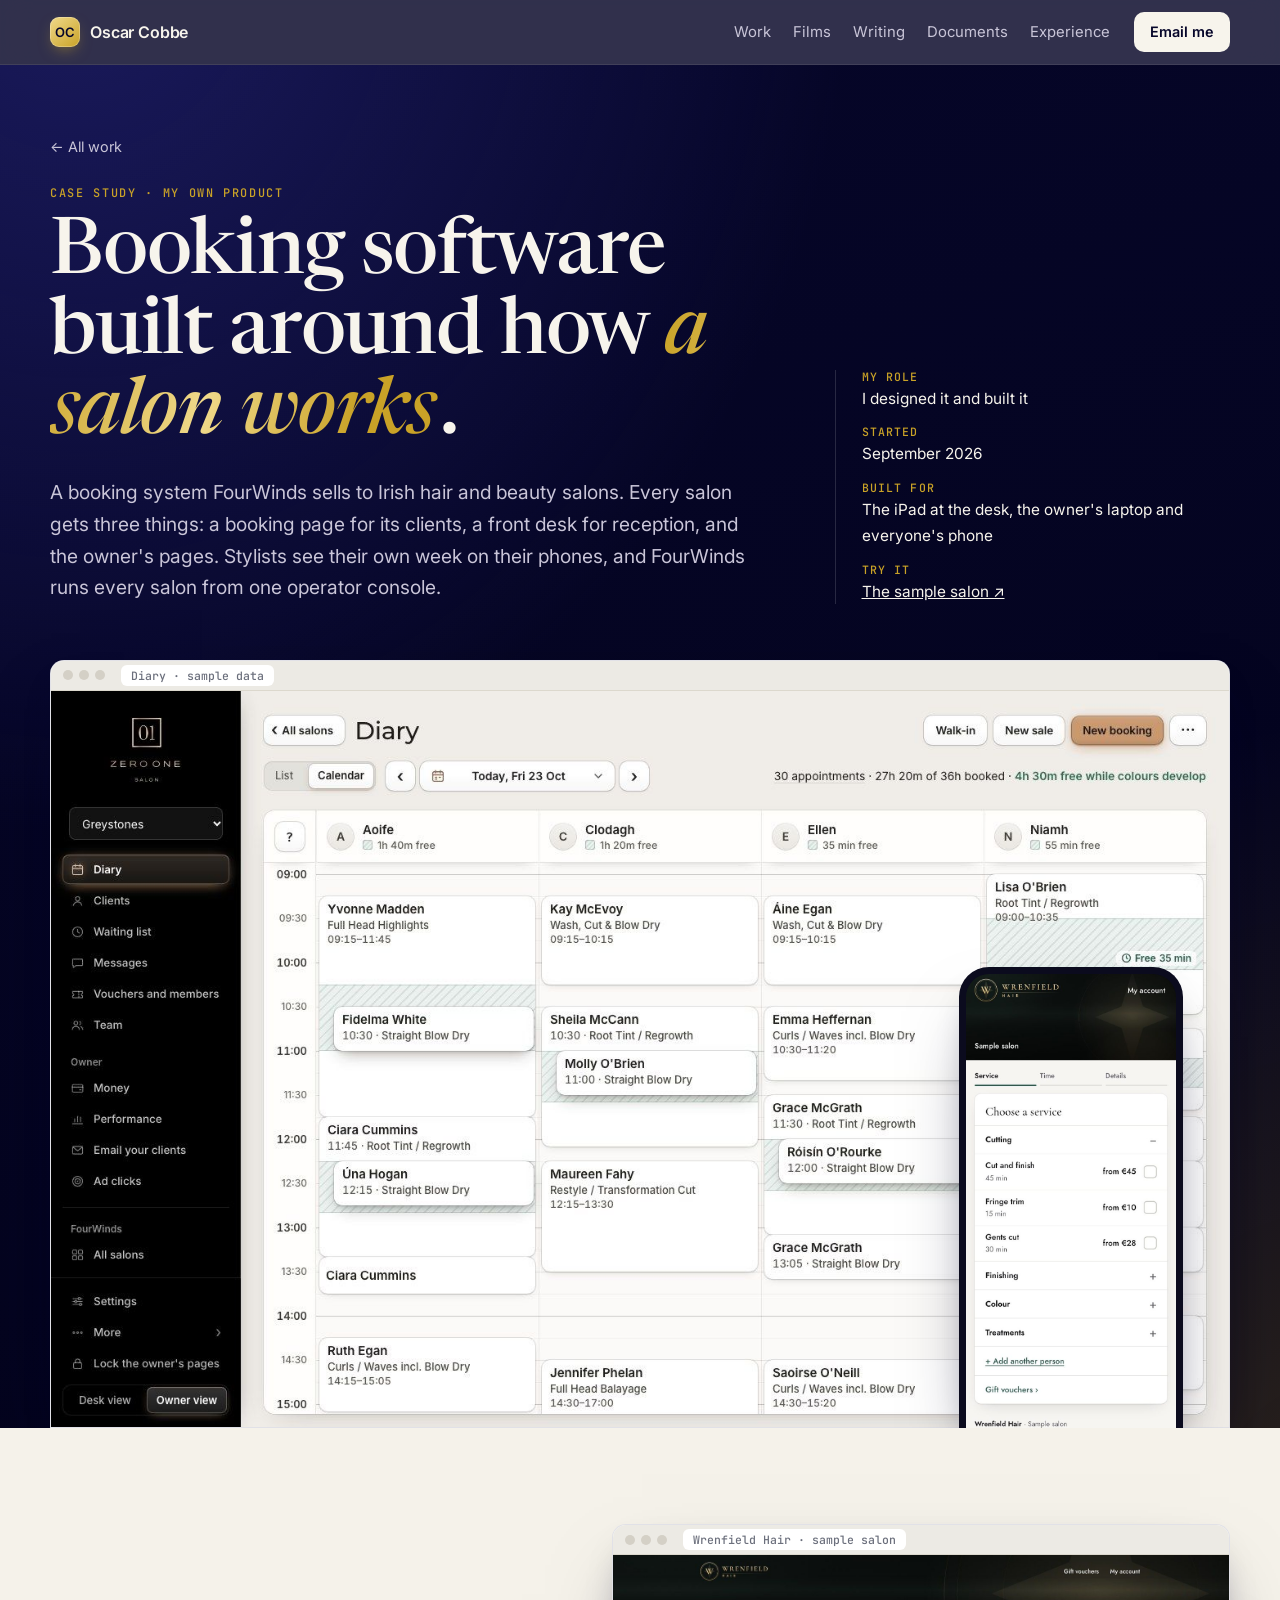
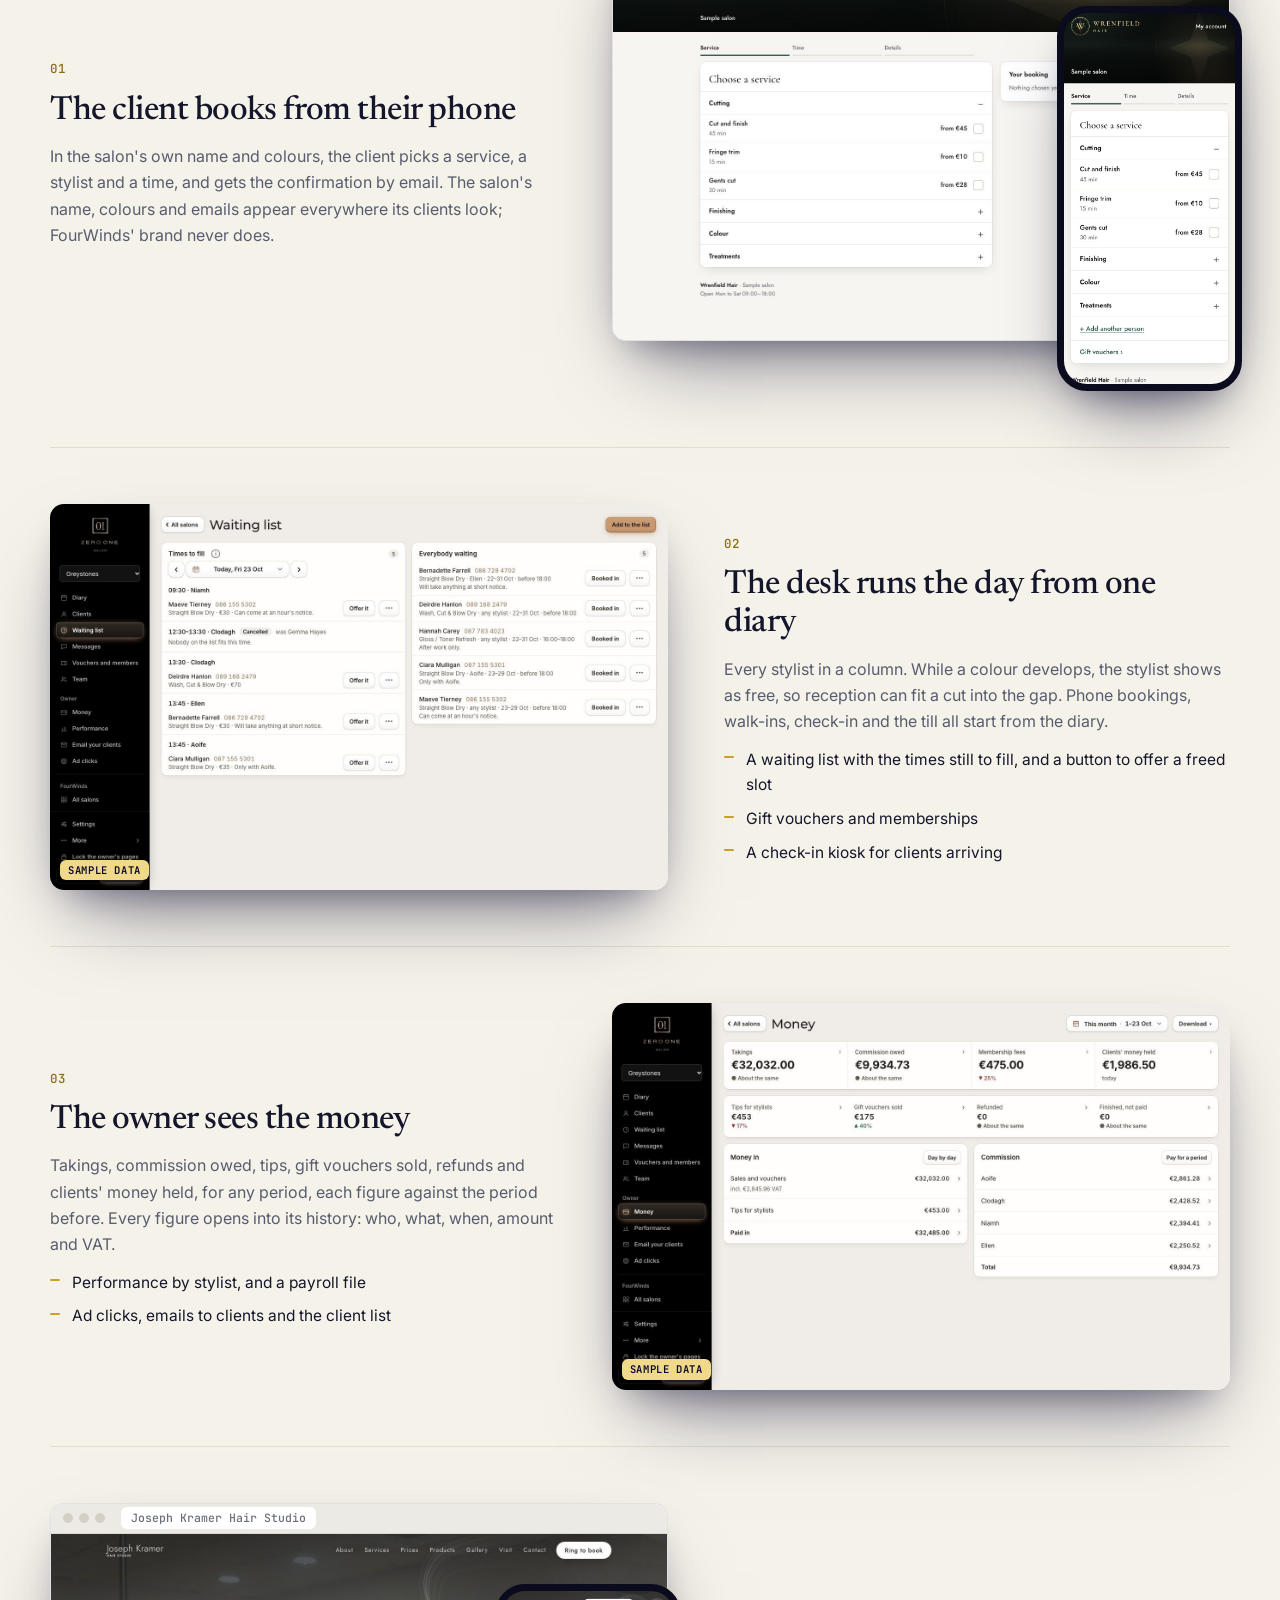
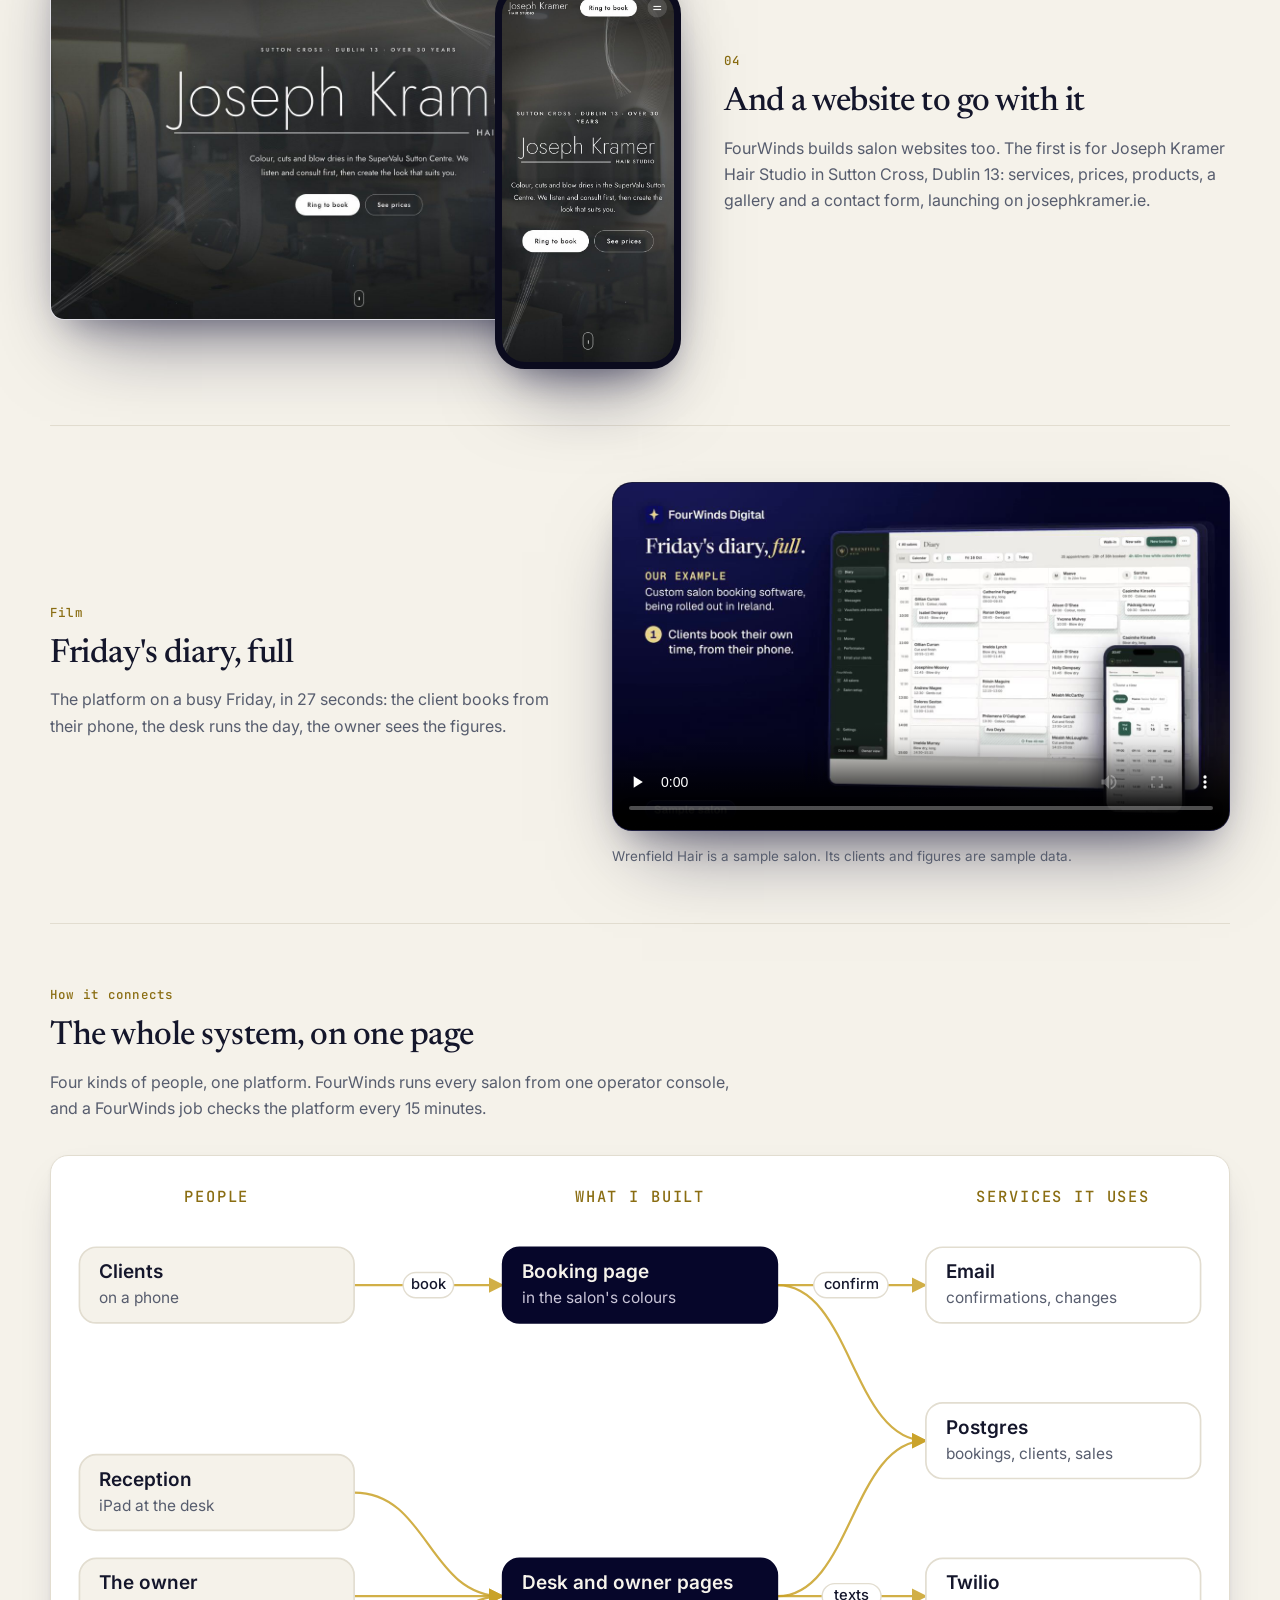
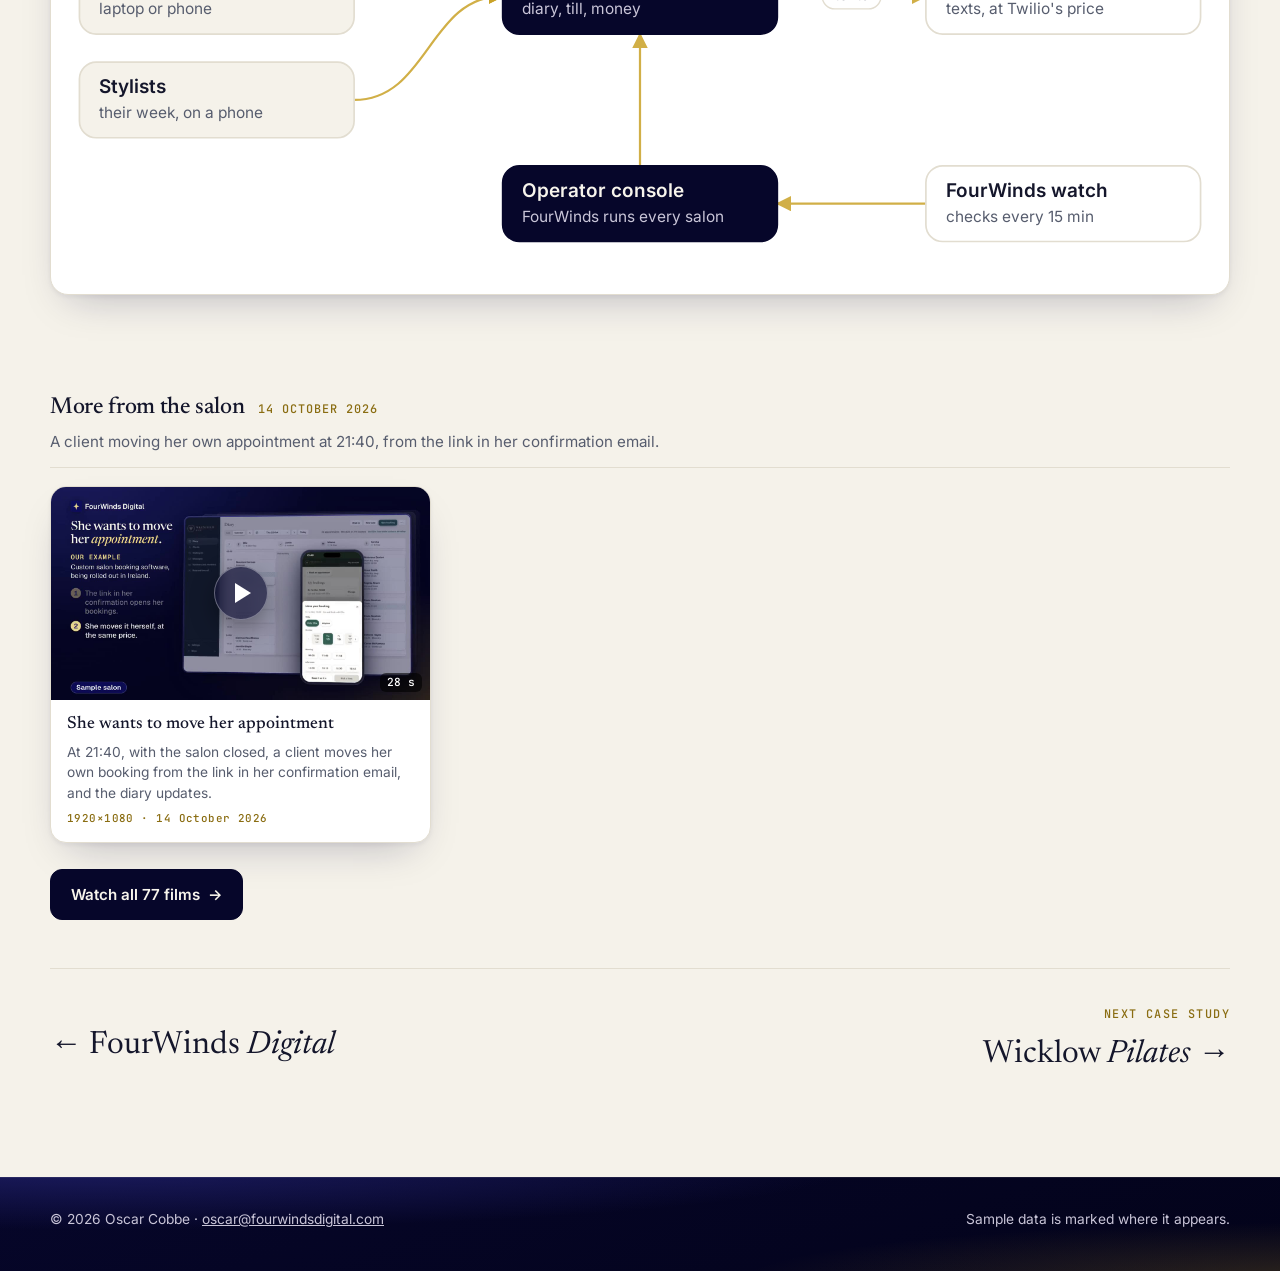
<file: work/salon-platform.html>
<!doctype html>
<html lang="en-IE">
<head>
<meta charset="utf-8">
<meta name="viewport" content="width=device-width, initial-scale=1">
<title>Salon booking platform | Oscar Cobbe</title>
<meta name="description" content="Case study: the salon booking platform I designed and built, with a booking page for clients, a front desk for reception and the owner's pages.">
<meta name="theme-color" content="#06062a">
<meta property="og:title" content="Salon booking platform | Oscar Cobbe">
<meta property="og:description" content="Booking software built around how a salon works.">
<meta property="og:image" content="https://oscarcobbe.fourwindsdigital.com/img/shots/salon-diary.jpg">
<meta property="og:url" content="https://oscarcobbe.fourwindsdigital.com/work/salon-platform">
<link rel="canonical" href="https://oscarcobbe.fourwindsdigital.com/work/salon-platform">
<link rel="icon" href="/img/favicon.svg" type="image/svg+xml">
<link rel="preconnect" href="https://fonts.googleapis.com">
<link rel="preconnect" href="https://fonts.gstatic.com" crossorigin>
<link href="https://fonts.googleapis.com/css2?family=Inter:wght@400;500;600&family=JetBrains+Mono:wght@500&family=Newsreader:ital,opsz,wght@0,6..72,400;0,6..72,500;1,6..72,400;1,6..72,500&display=swap" rel="stylesheet">
<link rel="stylesheet" href="/assets/style.css?v=4">
</head>
<body>
<a class="skip" href="#main">Skip to the case study</a>
<nav class="nav" aria-label="Main">
  <div class="wrap">
    <a class="brand" href="/"><span class="mark">OC</span>Oscar Cobbe</a>
    <ul>
      <li><a href="/#work">Work</a></li>
      <li><a href="/films">Films</a></li>
      <li><a href="/writing">Writing</a></li>
      <li><a href="/documents">Documents</a></li>
      <li><a href="/#experience">Experience</a></li>
    </ul>
    <a class="cta" href="mailto:oscar@fourwindsdigital.com">Email me</a>
  </div>
</nav>

<header class="ground cs-hero">
  <div class="wrap">
    <div class="crumbs"><a href="/#work">← All work</a></div>
    <div class="intro">
      <div>
        <p class="eyebrow">Case study · My own product</p>
        <h1>Booking software built around how <em>a salon works</em>.</h1>
        <p class="lede">A booking system FourWinds sells to Irish hair and beauty salons. Every salon gets three things: a booking page for its clients, a front desk for reception, and the owner's pages. Stylists see their own week on their phones, and FourWinds runs every salon from one operator console.</p>
      </div>
      <ul class="facts">
        <li><b>My role</b><span>I designed it and built it</span></li>
        <li><b>Started</b><span>September 2026</span></li>
        <li><b>Built for</b><span>The iPad at the desk, the owner's laptop and everyone's phone</span></li>
        <li><b>Try it</b><span><a href="https://salon-platform-five.vercel.app/?app=c32837d553595636" target="_blank" rel="noopener">The sample salon ↗</a></span></li>
      </ul>
    </div>
    <div class="big">
      <div class="browser"><div class="bar"><i></i><i></i><i></i><span>Diary · sample data</span></div><img src="/img/shots/salon-diary.jpg" alt="The salon diary: each stylist in a column, the day's appointments, and free time while colour develops"></div>
      <div class="phone"><img src="/img/shots/salon-book-m.jpg" alt="Booking at the sample salon on a phone"></div>
    </div>
  </div>
</header>

<main id="main">
<section class="on-paper">
  <div class="wrap">

    <div class="feature">
      <div>
        <span class="num">01</span>
        <h3>The client books from their phone</h3>
        <p>In the salon's own name and colours, the client picks a service, a stylist and a time, and gets the confirmation by email. The salon's name, colours and emails appear everywhere its clients look; FourWinds' brand never does.</p>
      </div>
      <figure class="fig">
        <div class="pair">
          <div class="browser"><div class="bar"><i></i><i></i><i></i><span>Wrenfield Hair · sample salon</span></div><img src="/img/shots/salon-book.jpg" alt="Choose a service at the sample salon" loading="lazy"></div>
          <div class="phone"><img src="/img/shots/salon-book-m.jpg" alt="Choose a service, on a phone" loading="lazy"></div>
        </div>
      </figure>
    </div>

    <div class="feature flip">
      <div>
        <span class="num">02</span>
        <h3>The desk runs the day from one diary</h3>
        <p>Every stylist in a column. While a colour develops, the stylist shows as free, so reception can fit a cut into the gap. Phone bookings, walk-ins, check-in and the till all start from the diary.</p>
        <ul>
          <li>A waiting list with the times still to fill, and a button to offer a freed slot</li>
          <li>Gift vouchers and memberships</li>
          <li>A check-in kiosk for clients arriving</li>
        </ul>
      </div>
      <figure class="fig">
        <div class="shot"><img src="/img/shots/salon-front.jpg" alt="The waiting list: times to fill and everybody waiting" loading="lazy"><span class="tag-sample">Sample data</span></div>
      </figure>
    </div>

    <div class="feature">
      <div>
        <span class="num">03</span>
        <h3>The owner sees the money</h3>
        <p>Takings, commission owed, tips, gift vouchers sold, refunds and clients' money held, for any period, each figure against the period before. Every figure opens into its history: who, what, when, amount and VAT.</p>
        <ul>
          <li>Performance by stylist, and a payroll file</li>
          <li>Ad clicks, emails to clients and the client list</li>
        </ul>
      </div>
      <figure class="fig">
        <div class="shot"><img src="/img/shots/salon-owner.jpg" alt="The owner's money page: takings, commission, tips and vouchers" loading="lazy"><span class="tag-sample">Sample data</span></div>
      </figure>
    </div>

    <div class="feature flip">
      <div>
        <span class="num">04</span>
        <h3>And a website to go with it</h3>
        <p>FourWinds builds salon websites too. The first is for Joseph Kramer Hair Studio in Sutton Cross, Dublin 13: services, prices, products, a gallery and a contact form, launching on josephkramer.ie.</p>
      </div>
      <figure class="fig">
        <div class="pair">
          <div class="browser"><div class="bar"><i></i><i></i><i></i><span>Joseph Kramer Hair Studio</span></div><img src="/img/shots/jk-home.jpg" alt="The Joseph Kramer Hair Studio website" loading="lazy"></div>
          <div class="phone"><img src="/img/shots/jk-home-m.jpg" alt="The Joseph Kramer website on a phone" loading="lazy"></div>
        </div>
      </figure>
    </div>

    <div class="feature">
      <div>
        <span class="num">Film</span>
        <h3>Friday's diary, full</h3>
        <p>The platform on a busy Friday, in 27 seconds: the client books from their phone, the desk runs the day, the owner sees the figures.</p>
      </div>
      <figure class="fig">
        <div class="film" style="background:var(--navy-1);box-shadow:var(--shadow-lg)">
          <video controls preload="none" playsinline poster="/video/salon-diary.jpg"><source src="/video/all/fw-friday-s-diary-full.mp4" type="video/mp4"></video>
        </div>
        <figcaption>Wrenfield Hair is a sample salon. Its clients and figures are sample data.</figcaption>
      </figure>
    </div>



    <div class="feature sysfeature">
      <div>
        <span class="num">How it connects</span>
        <h3>The whole system, on one page</h3>
        <p>Four kinds of people, one platform. FourWinds runs every salon from one operator console, and a FourWinds job checks the platform every 15 minutes.</p>
      </div>
      <figure class="fig"><div class="sysbox"><svg class="sysmap" viewBox="0 0 832 512" role="img" aria-label="How the salon platform connects"><defs><marker id="ah" viewBox="0 0 10 10" refX="9" refY="5" markerWidth="7" markerHeight="7" orient="auto-start-reverse"><path d="M0,0 L10,5 L0,10 z" class="ahead"/></marker></defs><text class="colh" x="114.0" y="26" text-anchor="middle">People</text><text class="colh" x="416.0" y="26" text-anchor="middle">What I built</text><text class="colh" x="718.0" y="26" text-anchor="middle">Services it uses</text><path class="edge" d="M212,85 C265,85 265,85 318,85" marker-end="url(#ah)"/><path class="edge" d="M212,233 C265,233 265,307 318,307" marker-end="url(#ah)"/><path class="edge" d="M212,307 C265,307 265,307 318,307" marker-end="url(#ah)"/><path class="edge" d="M212,381 C265,381 265,307 318,307" marker-end="url(#ah)"/><path class="edge" d="M514,85 C567,85 567,196 620,196" marker-end="url(#ah)"/><path class="edge" d="M514,307 C567,307 567,196 620,196" marker-end="url(#ah)"/><path class="edge" d="M514,85 C567,85 567,85 620,85" marker-end="url(#ah)"/><path class="edge" d="M514,307 C567,307 567,307 620,307" marker-end="url(#ah)"/><path class="edge" d="M416,428 L416,334" marker-end="url(#ah)"/><path class="edge" d="M620,455 C567,455 567,455 514,455" marker-end="url(#ah)"/><g class="node person"><rect x="16" y="58" width="196" height="54" rx="12"/><text class="nt" x="30" y="80">Clients</text><text class="ns" x="30" y="98">on a phone</text></g><g class="node person"><rect x="16" y="206" width="196" height="54" rx="12"/><text class="nt" x="30" y="228">Reception</text><text class="ns" x="30" y="246">iPad at the desk</text></g><g class="node person"><rect x="16" y="280" width="196" height="54" rx="12"/><text class="nt" x="30" y="302">The owner</text><text class="ns" x="30" y="320">laptop or phone</text></g><g class="node person"><rect x="16" y="354" width="196" height="54" rx="12"/><text class="nt" x="30" y="376">Stylists</text><text class="ns" x="30" y="394">their week, on a phone</text></g><g class="node app"><rect x="318" y="58" width="196" height="54" rx="12"/><text class="nt" x="332" y="80">Booking page</text><text class="ns" x="332" y="98">in the salon&#x27;s colours</text></g><g class="node app"><rect x="318" y="280" width="196" height="54" rx="12"/><text class="nt" x="332" y="302">Desk and owner pages</text><text class="ns" x="332" y="320">diary, till, money</text></g><g class="node app"><rect x="318" y="428" width="196" height="54" rx="12"/><text class="nt" x="332" y="450">Operator console</text><text class="ns" x="332" y="468">FourWinds runs every salon</text></g><g class="node svc"><rect x="620" y="58" width="196" height="54" rx="12"/><text class="nt" x="634" y="80">Email</text><text class="ns" x="634" y="98">confirmations, changes</text></g><g class="node svc"><rect x="620" y="169.0" width="196" height="54" rx="12"/><text class="nt" x="634" y="191.0">Postgres</text><text class="ns" x="634" y="209.0">bookings, clients, sales</text></g><g class="node svc"><rect x="620" y="280" width="196" height="54" rx="12"/><text class="nt" x="634" y="302">Twilio</text><text class="ns" x="634" y="320">texts, at Twilio&#x27;s price</text></g><g class="node svc"><rect x="620" y="428" width="196" height="54" rx="12"/><text class="nt" x="634" y="450">FourWinds watch</text><text class="ns" x="634" y="468">checks every 15 min</text></g><g class="elab"><rect x="247" y="76" width="36" height="18" rx="9"/><text x="265" y="88" text-anchor="middle">book</text></g><g class="elab"><rect x="540" y="76" width="53" height="18" rx="9"/><text x="567" y="88" text-anchor="middle">confirm</text></g><g class="elab"><rect x="546" y="298" width="42" height="18" rx="9"/><text x="567" y="310" text-anchor="middle">texts</text></g></svg></div><figcaption>On a phone, scroll the diagram sideways.</figcaption></figure>
    </div>
    <div class="fseries" style="margin-top:44px"><div class="fshead"><h3>More from the salon</h3><span>14 October 2026</span><p>A client moving her own appointment at 21:40, from the link in her confirmation email.</p></div><div class="fgrid h"><button class="fcard h" type="button" data-src="/video/all/fw-she-wants-to-move-her-appointment.mp4" data-poster="/video/all/fw-she-wants-to-move-her-appointment.jpg" data-title="She wants to move her appointment" data-desc="At 21:40, with the salon closed, a client moves her own booking from the link in her confirmation email, and the diary updates." data-meta="28 s · 1920×1080 · 14 October 2026" data-group="fourwinds"><span class="fpic"><img src="/video/all/fw-she-wants-to-move-her-appointment.jpg" alt="" loading="lazy" width="1280" height="720"><span class="fplay" aria-hidden="true"></span><span class="fdur">28 s</span></span><span class="ftxt"><b>She wants to move her appointment</b><span>At 21:40, with the salon closed, a client moves her own booking from the link in her confirmation email, and the diary updates.</span><small>1920×1080 · 14 October 2026</small></span></button></div><a class="btn dark more-films" href="/films">Watch all 77 films <span class="ar">→</span></a></div>

    <div class="next">
      <a href="/work/fourwinds">← FourWinds <em>Digital</em></a>
      <a href="/work/wicklow-pilates" style="text-align:right"><small>Next case study</small>Wicklow <em>Pilates</em> →</a>
    </div>
  </div>
</section>
</main>

<div class="ground">
  <footer>
    <div class="wrap"><span>© 2026 Oscar Cobbe · <a href="mailto:oscar@fourwindsdigital.com">oscar@fourwindsdigital.com</a></span><span>Sample data is marked where it appears.</span></div>
  </footer>
</div>
<script src="/assets/films.js?v=1" defer></script>
</body>
</html>
</file>
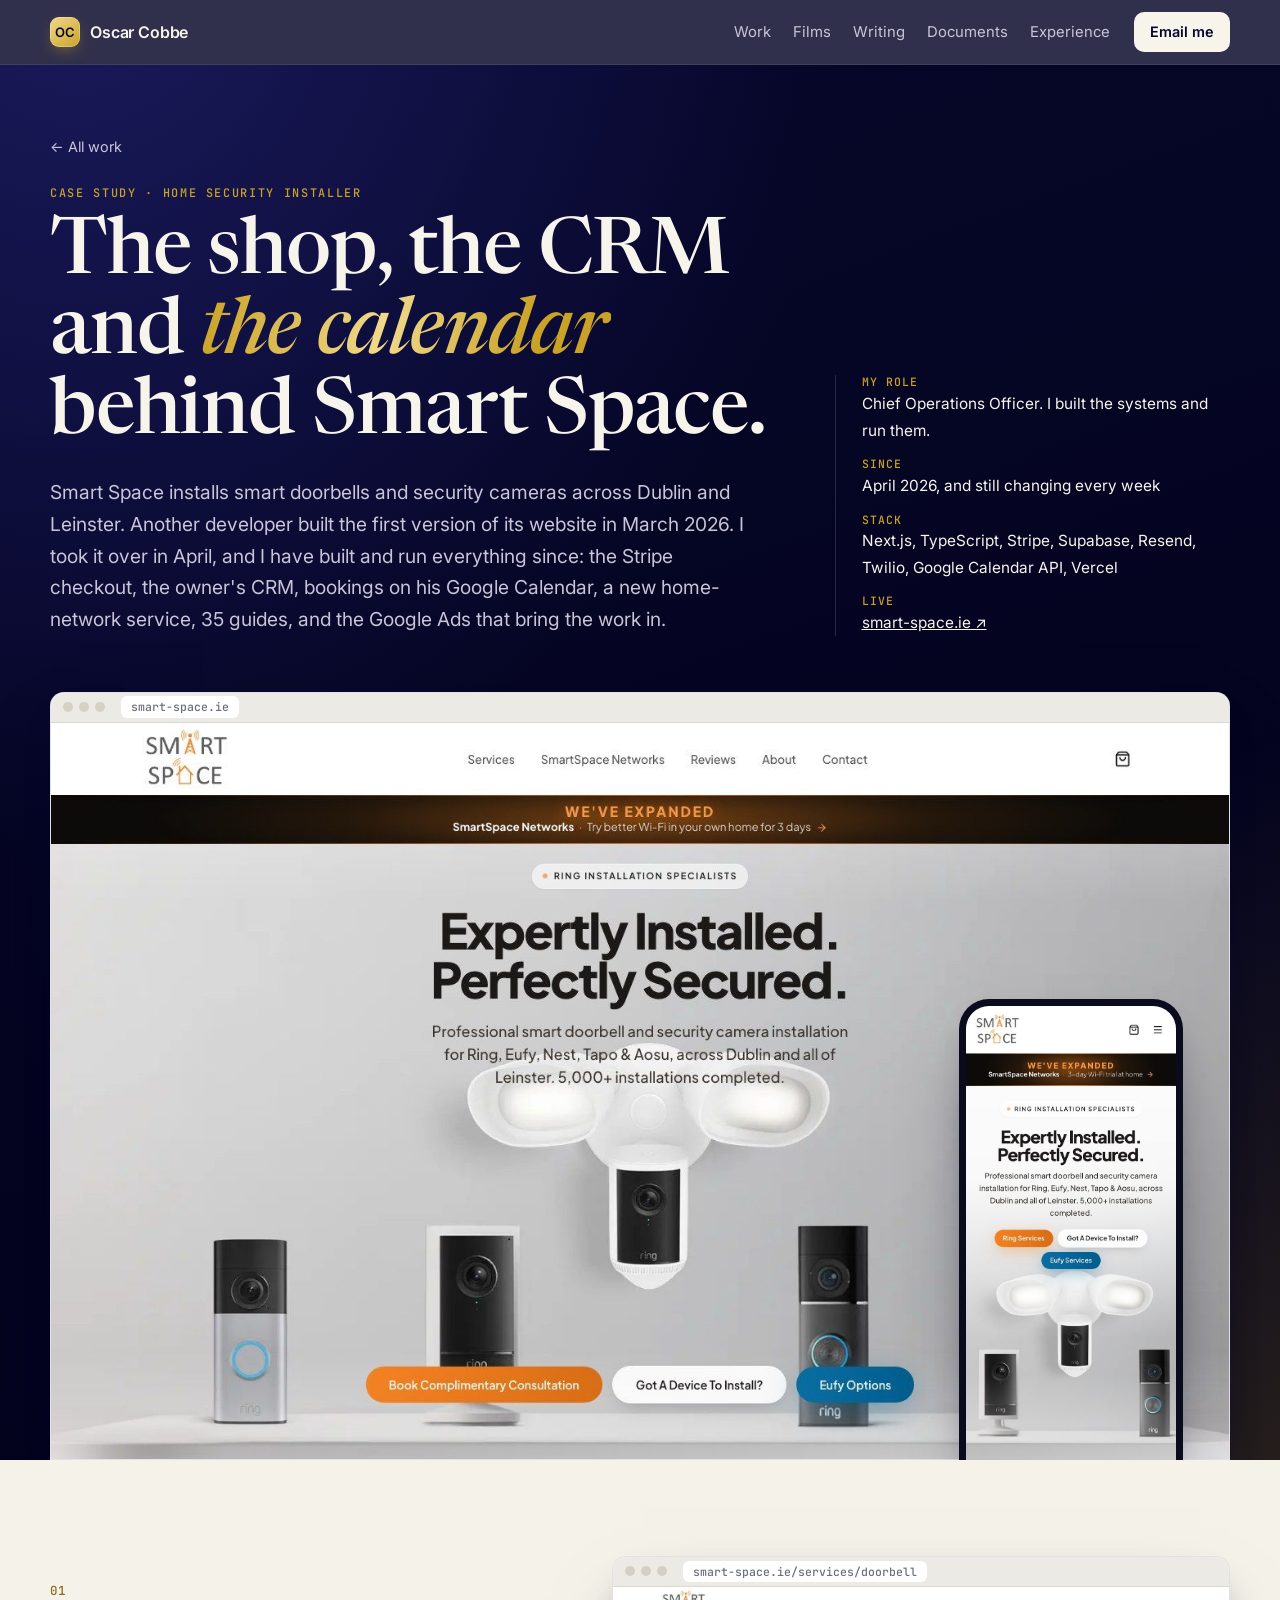
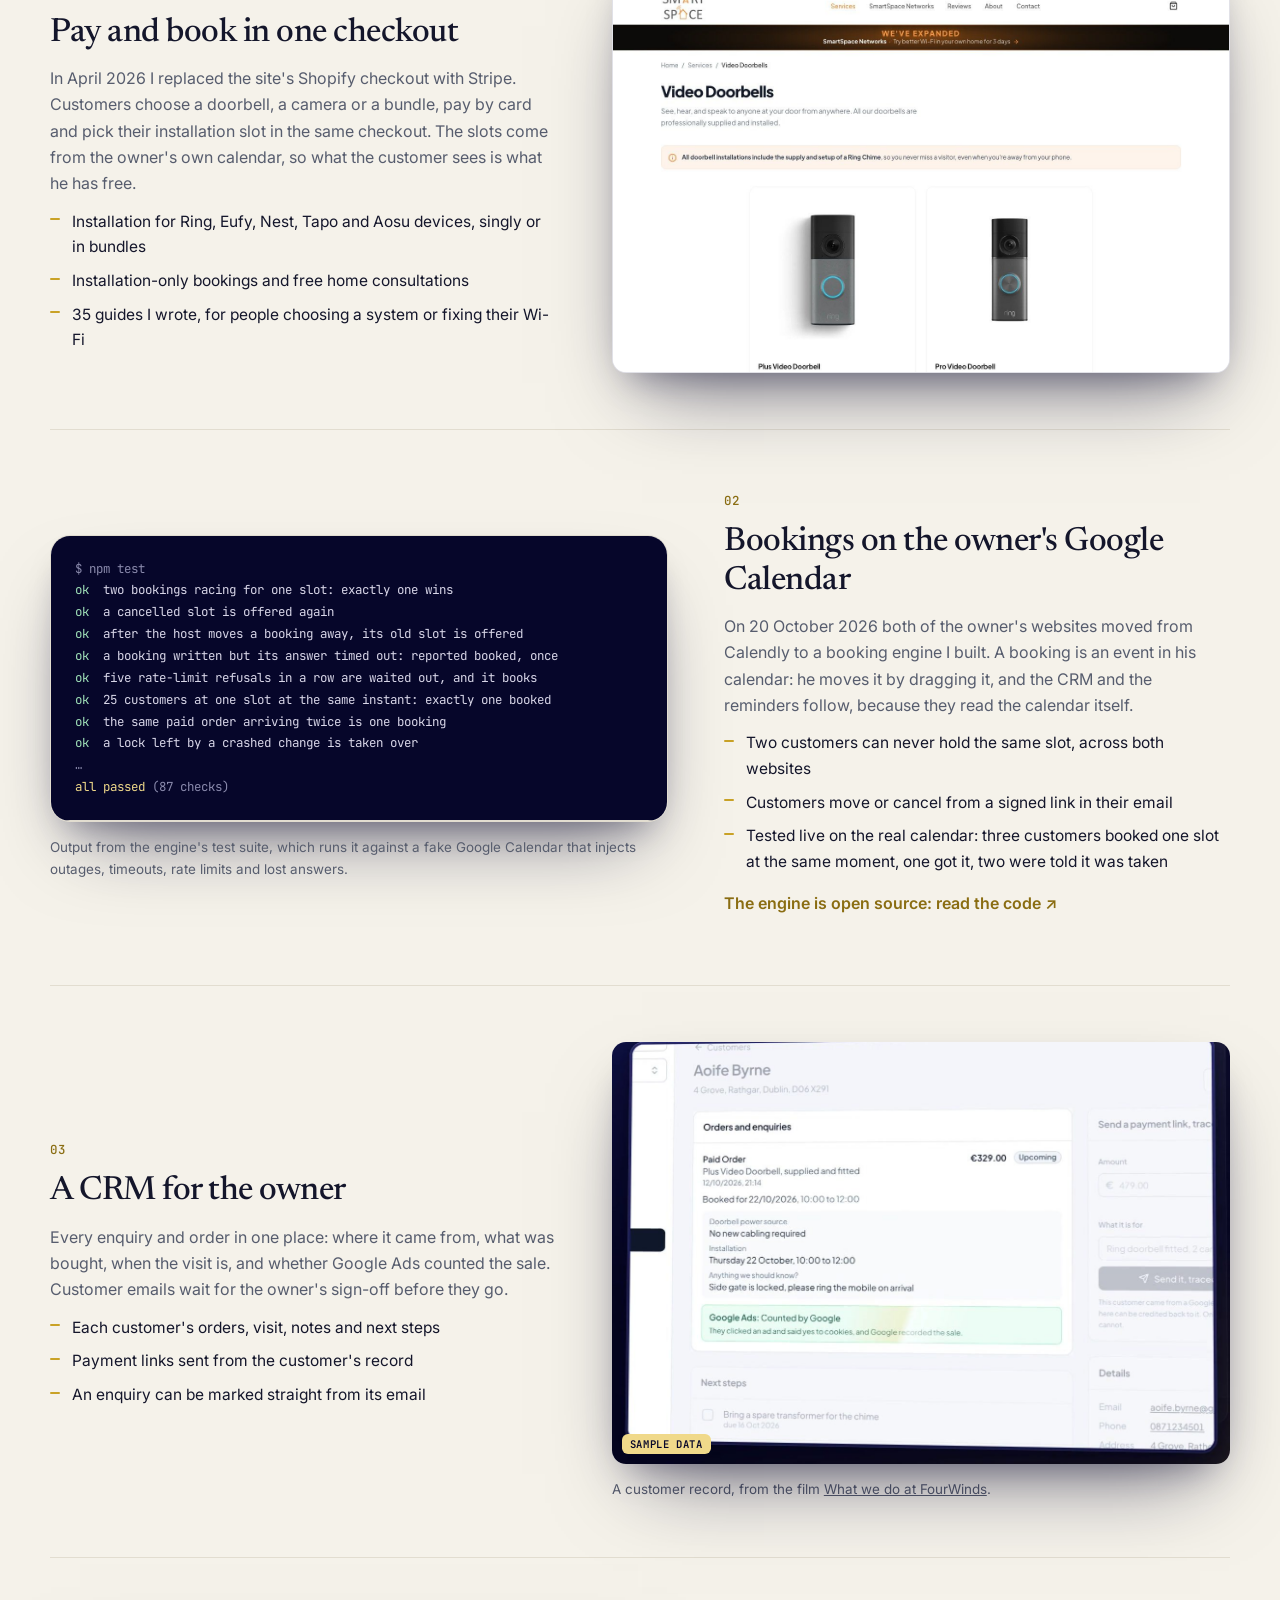
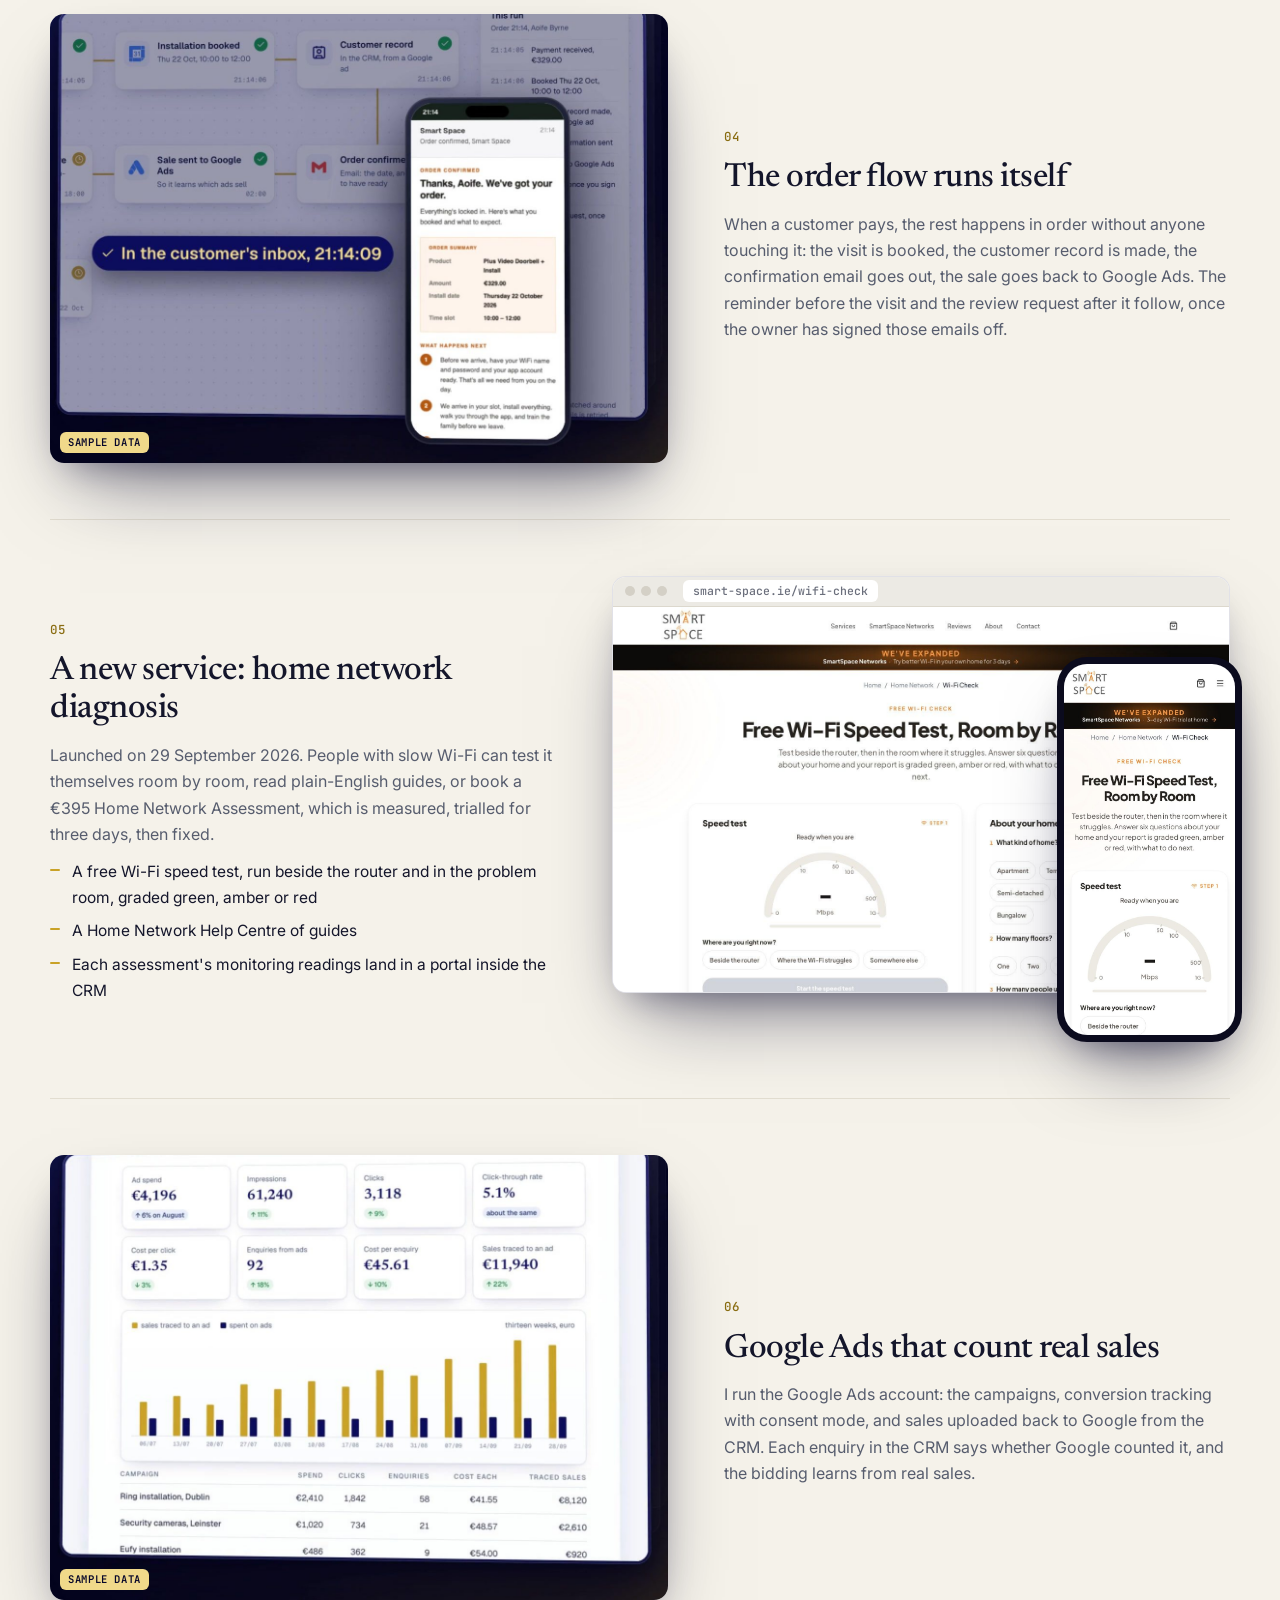
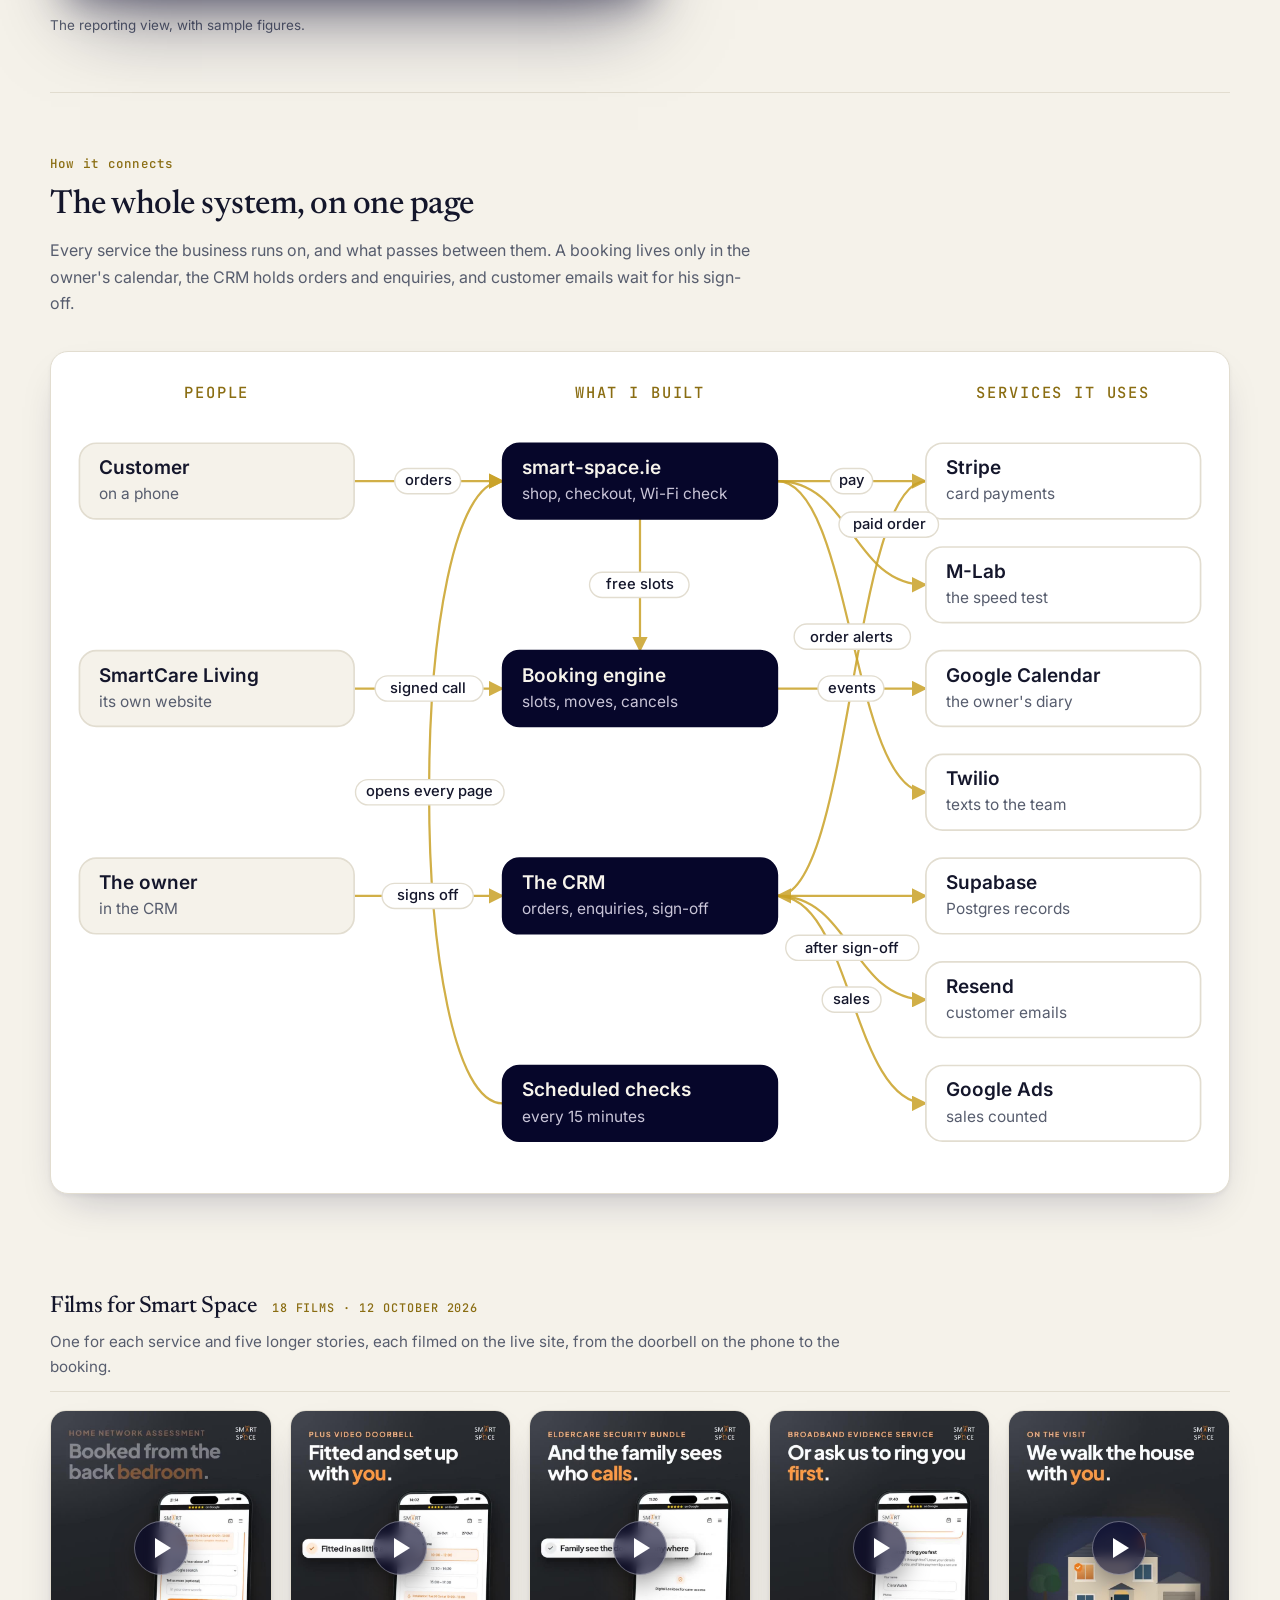
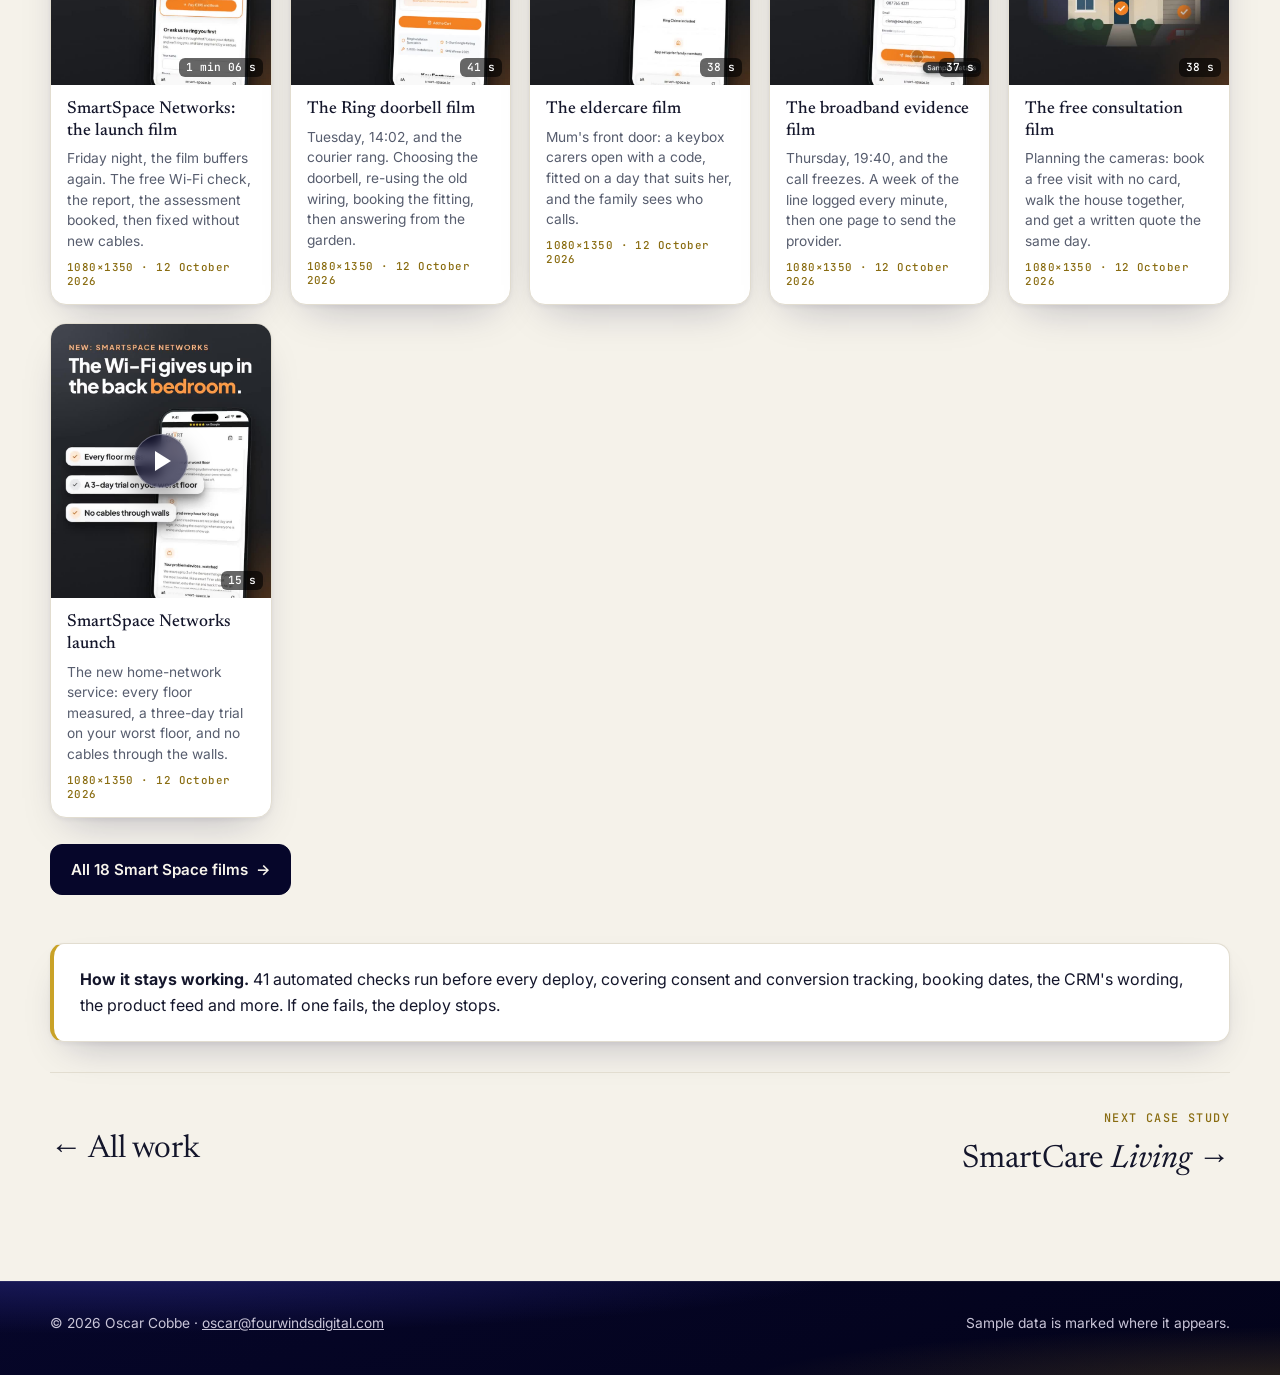
<file: work/smart-space.html>
<!doctype html>
<html lang="en-IE">
<head>
<meta charset="utf-8">
<meta name="viewport" content="width=device-width, initial-scale=1">
<title>Smart Space | Oscar Cobbe</title>
<meta name="description" content="Case study: the website, checkout, CRM, Google Calendar bookings, home-network service and Google Ads I built and run for Smart Space, a home security installer in Dublin and Leinster.">
<meta name="theme-color" content="#06062a">
<meta property="og:title" content="Smart Space | Oscar Cobbe">
<meta property="og:description" content="The shop, the CRM and the calendar behind smart-space.ie.">
<meta property="og:image" content="https://oscarcobbe.fourwindsdigital.com/img/shots/ss-home.jpg">
<meta property="og:url" content="https://oscarcobbe.fourwindsdigital.com/work/smart-space">
<link rel="canonical" href="https://oscarcobbe.fourwindsdigital.com/work/smart-space">
<link rel="icon" href="/img/favicon.svg" type="image/svg+xml">
<link rel="preconnect" href="https://fonts.googleapis.com">
<link rel="preconnect" href="https://fonts.gstatic.com" crossorigin>
<link href="https://fonts.googleapis.com/css2?family=Inter:wght@400;500;600&family=JetBrains+Mono:wght@500&family=Newsreader:ital,opsz,wght@0,6..72,400;0,6..72,500;1,6..72,400;1,6..72,500&display=swap" rel="stylesheet">
<link rel="stylesheet" href="/assets/style.css?v=4">
</head>
<body>
<a class="skip" href="#main">Skip to the case study</a>
<nav class="nav" aria-label="Main">
  <div class="wrap">
    <a class="brand" href="/"><span class="mark">OC</span>Oscar Cobbe</a>
    <ul>
      <li><a href="/#work">Work</a></li>
      <li><a href="/films">Films</a></li>
      <li><a href="/writing">Writing</a></li>
      <li><a href="/documents">Documents</a></li>
      <li><a href="/#experience">Experience</a></li>
    </ul>
    <a class="cta" href="mailto:oscar@fourwindsdigital.com">Email me</a>
  </div>
</nav>

<header class="ground cs-hero">
  <div class="wrap">
    <div class="crumbs"><a href="/#work">← All work</a></div>
    <div class="intro">
      <div>
        <p class="eyebrow">Case study · Home security installer</p>
        <h1>The shop, the CRM and <em>the calendar</em> behind Smart Space.</h1>
        <p class="lede">Smart Space installs smart doorbells and security cameras across Dublin and Leinster. Another developer built the first version of its website in March 2026. I took it over in April, and I have built and run everything since: the Stripe checkout, the owner's CRM, bookings on his Google Calendar, a new home-network service, 35 guides, and the Google Ads that bring the work in.</p>
      </div>
      <ul class="facts">
        <li><b>My role</b><span>Chief Operations Officer. I built the systems and run them.</span></li>
        <li><b>Since</b><span>April 2026, and still changing every week</span></li>
        <li><b>Stack</b><span>Next.js, TypeScript, Stripe, Supabase, Resend, Twilio, Google Calendar API, Vercel</span></li>
        <li><b>Live</b><span><a href="https://smart-space.ie" target="_blank" rel="noopener">smart-space.ie ↗</a></span></li>
      </ul>
    </div>
    <div class="big">
      <div class="browser"><div class="bar"><i></i><i></i><i></i><span>smart-space.ie</span></div><img src="/img/shots/ss-home.jpg" alt="The Smart Space homepage: Expertly Installed. Perfectly Secured."></div>
      <div class="phone"><img src="/img/shots/ss-home-m.jpg" alt="The Smart Space homepage on a phone"></div>
    </div>
  </div>
</header>

<main id="main">
<section class="on-paper">
  <div class="wrap">

    <div class="feature">
      <div>
        <span class="num">01</span>
        <h3>Pay and book in one checkout</h3>
        <p>In April 2026 I replaced the site's Shopify checkout with Stripe. Customers choose a doorbell, a camera or a bundle, pay by card and pick their installation slot in the same checkout. The slots come from the owner's own calendar, so what the customer sees is what he has free.</p>
        <ul>
          <li>Installation for Ring, Eufy, Nest, Tapo and Aosu devices, singly or in bundles</li>
          <li>Installation-only bookings and free home consultations</li>
          <li>35 guides I wrote, for people choosing a system or fixing their Wi-Fi</li>
        </ul>
      </div>
      <figure class="fig">
        <div class="browser"><div class="bar"><i></i><i></i><i></i><span>smart-space.ie/services/doorbell</span></div><img src="/img/shots/ss-doorbell.jpg" alt="The video doorbell page" loading="lazy"></div>
      </figure>
    </div>

    <div class="feature flip">
      <div>
        <span class="num">02</span>
        <h3>Bookings on the owner's Google Calendar</h3>
        <p>On 20 October 2026 both of the owner's websites moved from Calendly to a booking engine I built. A booking is an event in his calendar: he moves it by dragging it, and the CRM and the reminders follow, because they read the calendar itself.</p>
        <ul>
          <li>Two customers can never hold the same slot, across both websites</li>
          <li>Customers move or cancel from a signed link in their email</li>
          <li>Tested live on the real calendar: three customers booked one slot at the same moment, one got it, two were told it was taken</li>
        </ul>
        <p style="margin-top:16px"><a href="https://github.com/oscarcobbe/booking-engine" target="_blank" rel="noopener" style="font-weight:600;color:var(--accent);text-decoration:none">The engine is open source: read the code ↗</a></p>
      </div>
      <figure class="fig">
        <div class="tile" style="box-shadow:var(--shadow-lg)">
          <div class="pic code" style="aspect-ratio:auto;padding:22px 24px;font-size:.78rem;line-height:1.75">
<span class="c">$ npm test</span><br>
<span class="s">ok</span>&nbsp; two bookings racing for one slot: exactly one wins<br>
<span class="s">ok</span>&nbsp; a cancelled slot is offered again<br>
<span class="s">ok</span>&nbsp; after the host moves a booking away, its old slot is offered<br>
<span class="s">ok</span>&nbsp; a booking written but its answer timed out: reported booked, once<br>
<span class="s">ok</span>&nbsp; five rate-limit refusals in a row are waited out, and it books<br>
<span class="s">ok</span>&nbsp; 25 customers at one slot at the same instant: exactly one booked<br>
<span class="s">ok</span>&nbsp; the same paid order arriving twice is one booking<br>
<span class="s">ok</span>&nbsp; a lock left by a crashed change is taken over<br>
<span class="c">…</span><br>
<span class="k">all passed</span> <span class="c">(87 checks)</span>
          </div>
        </div>
        <figcaption>Output from the engine's test suite, which runs it against a fake Google Calendar that injects outages, timeouts, rate limits and lost answers.</figcaption>
      </figure>
    </div>

    <div class="feature">
      <div>
        <span class="num">03</span>
        <h3>A CRM for the owner</h3>
        <p>Every enquiry and order in one place: where it came from, what was bought, when the visit is, and whether Google Ads counted the sale. Customer emails wait for the owner's sign-off before they go.</p>
        <ul>
          <li>Each customer's orders, visit, notes and next steps</li>
          <li>Payment links sent from the customer's record</li>
          <li>An enquiry can be marked straight from its email</li>
        </ul>
      </div>
      <figure class="fig">
        <div class="shot"><img src="/img/frames/crm-order.jpg" alt="A customer's record in the CRM: a paid order, the booked installation, and a note that Google Ads counted the sale" loading="lazy"><span class="tag-sample">Sample data</span></div>
        <figcaption>A customer record, from the film <a href="/#films">What we do at FourWinds</a>.</figcaption>
      </figure>
    </div>

    <div class="feature flip">
      <div>
        <span class="num">04</span>
        <h3>The order flow runs itself</h3>
        <p>When a customer pays, the rest happens in order without anyone touching it: the visit is booked, the customer record is made, the confirmation email goes out, the sale goes back to Google Ads. The reminder before the visit and the review request after it follow, once the owner has signed those emails off.</p>
      </div>
      <figure class="fig">
        <div class="shot"><img src="/img/frames/automation-flow.jpg" alt="The order flow: installation booked, customer record, sale sent to Google Ads, order confirmed, and the confirmation email on the customer's phone" loading="lazy"><span class="tag-sample">Sample data</span></div>
      </figure>
    </div>

    <div class="feature">
      <div>
        <span class="num">05</span>
        <h3>A new service: home network diagnosis</h3>
        <p>Launched on 29 September 2026. People with slow Wi-Fi can test it themselves room by room, read plain-English guides, or book a €395 Home Network Assessment, which is measured, trialled for three days, then fixed.</p>
        <ul>
          <li>A free Wi-Fi speed test, run beside the router and in the problem room, graded green, amber or red</li>
          <li>A Home Network Help Centre of guides</li>
          <li>Each assessment's monitoring readings land in a portal inside the CRM</li>
        </ul>
      </div>
      <figure class="fig">
        <div class="pair">
          <div class="browser"><div class="bar"><i></i><i></i><i></i><span>smart-space.ie/wifi-check</span></div><img src="/img/shots/ss-wifi.jpg" alt="The free room-by-room Wi-Fi speed test" loading="lazy"></div>
          <div class="phone"><img src="/img/shots/ss-wifi-m.jpg" alt="The Wi-Fi check on a phone" loading="lazy"></div>
        </div>
      </figure>
    </div>

    <div class="feature flip">
      <div>
        <span class="num">06</span>
        <h3>Google Ads that count real sales</h3>
        <p>I run the Google Ads account: the campaigns, conversion tracking with consent mode, and sales uploaded back to Google from the CRM. Each enquiry in the CRM says whether Google counted it, and the bidding learns from real sales.</p>
      </div>
      <figure class="fig">
        <div class="shot"><img src="/img/frames/report-chart.jpg" alt="Ad spend and sales traced to ads, week by week, with a table by campaign" loading="lazy"><span class="tag-sample">Sample data</span></div>
        <figcaption>The reporting view, with sample figures.</figcaption>
      </figure>
    </div>



    <div class="feature sysfeature">
      <div>
        <span class="num">How it connects</span>
        <h3>The whole system, on one page</h3>
        <p>Every service the business runs on, and what passes between them. A booking lives only in the owner's calendar, the CRM holds orders and enquiries, and customer emails wait for his sign-off.</p>
      </div>
      <figure class="fig"><div class="sysbox"><svg class="sysmap" viewBox="0 0 832 586" role="img" aria-label="How Smart Space&#x27;s systems connect"><defs><marker id="ah" viewBox="0 0 10 10" refX="9" refY="5" markerWidth="7" markerHeight="7" orient="auto-start-reverse"><path d="M0,0 L10,5 L0,10 z" class="ahead"/></marker></defs><text class="colh" x="114.0" y="26" text-anchor="middle">People</text><text class="colh" x="416.0" y="26" text-anchor="middle">What I built</text><text class="colh" x="718.0" y="26" text-anchor="middle">Services it uses</text><path class="edge" d="M212,85 C265,85 265,85 318,85" marker-end="url(#ah)"/><path class="edge" d="M514,85 C567,85 567,85 620,85" marker-end="url(#ah)"/><path class="edge" d="M514,85 C567,85 567,159 620,159" marker-end="url(#ah)"/><path class="edge" d="M416,112 L416,206" marker-end="url(#ah)"/><path class="edge" d="M514,233 C567,233 567,233 620,233" marker-end="url(#ah)"/><path class="edge" d="M212,233 C265,233 265,233 318,233" marker-end="url(#ah)"/><path class="edge" d="M514,85 C567,85 567,307 620,307" marker-end="url(#ah)"/><path class="edge" d="M620,85 C567,85 567,381 514,381" marker-end="url(#ah)"/><path class="edge" d="M212,381 C265,381 265,381 318,381" marker-end="url(#ah)"/><path class="edge" d="M514,381 C567,381 567,381 620,381" marker-end="url(#ah)"/><path class="edge" d="M514,381 C567,381 567,455 620,455" marker-end="url(#ah)"/><path class="edge" d="M514,381 C567,381 567,529 620,529" marker-end="url(#ah)"/><path class="edge" d="M318,529 C248,529 248,85 318,85" marker-end="url(#ah)"/><g class="node person"><rect x="16" y="58" width="196" height="54" rx="12"/><text class="nt" x="30" y="80">Customer</text><text class="ns" x="30" y="98">on a phone</text></g><g class="node person"><rect x="16" y="206" width="196" height="54" rx="12"/><text class="nt" x="30" y="228">SmartCare Living</text><text class="ns" x="30" y="246">its own website</text></g><g class="node person"><rect x="16" y="354" width="196" height="54" rx="12"/><text class="nt" x="30" y="376">The owner</text><text class="ns" x="30" y="394">in the CRM</text></g><g class="node app"><rect x="318" y="58" width="196" height="54" rx="12"/><text class="nt" x="332" y="80">smart-space.ie</text><text class="ns" x="332" y="98">shop, checkout, Wi-Fi check</text></g><g class="node app"><rect x="318" y="206" width="196" height="54" rx="12"/><text class="nt" x="332" y="228">Booking engine</text><text class="ns" x="332" y="246">slots, moves, cancels</text></g><g class="node app"><rect x="318" y="354" width="196" height="54" rx="12"/><text class="nt" x="332" y="376">The CRM</text><text class="ns" x="332" y="394">orders, enquiries, sign-off</text></g><g class="node app"><rect x="318" y="502" width="196" height="54" rx="12"/><text class="nt" x="332" y="524">Scheduled checks</text><text class="ns" x="332" y="542">every 15 minutes</text></g><g class="node svc"><rect x="620" y="58" width="196" height="54" rx="12"/><text class="nt" x="634" y="80">Stripe</text><text class="ns" x="634" y="98">card payments</text></g><g class="node svc"><rect x="620" y="132" width="196" height="54" rx="12"/><text class="nt" x="634" y="154">M-Lab</text><text class="ns" x="634" y="172">the speed test</text></g><g class="node svc"><rect x="620" y="206" width="196" height="54" rx="12"/><text class="nt" x="634" y="228">Google Calendar</text><text class="ns" x="634" y="246">the owner&#x27;s diary</text></g><g class="node svc"><rect x="620" y="280" width="196" height="54" rx="12"/><text class="nt" x="634" y="302">Twilio</text><text class="ns" x="634" y="320">texts to the team</text></g><g class="node svc"><rect x="620" y="354" width="196" height="54" rx="12"/><text class="nt" x="634" y="376">Supabase</text><text class="ns" x="634" y="394">Postgres records</text></g><g class="node svc"><rect x="620" y="428" width="196" height="54" rx="12"/><text class="nt" x="634" y="450">Resend</text><text class="ns" x="634" y="468">customer emails</text></g><g class="node svc"><rect x="620" y="502" width="196" height="54" rx="12"/><text class="nt" x="634" y="524">Google Ads</text><text class="ns" x="634" y="542">sales counted</text></g><g class="elab"><rect x="241" y="76" width="47" height="18" rx="9"/><text x="265" y="88" text-anchor="middle">orders</text></g><g class="elab"><rect x="552" y="76" width="30" height="18" rx="9"/><text x="567" y="88" text-anchor="middle">pay</text></g><g class="elab"><rect x="380" y="150" width="71" height="18" rx="9"/><text x="416" y="162" text-anchor="middle">free slots</text></g><g class="elab"><rect x="543" y="224" width="47" height="18" rx="9"/><text x="567" y="236" text-anchor="middle">events</text></g><g class="elab"><rect x="227" y="224" width="77" height="18" rx="9"/><text x="265" y="236" text-anchor="middle">signed call</text></g><g class="elab"><rect x="526" y="187" width="83" height="18" rx="9"/><text x="567" y="200" text-anchor="middle">order alerts</text></g><g class="elab"><rect x="558" y="107" width="71" height="18" rx="9"/><text x="594" y="119" text-anchor="middle">paid order</text></g><g class="elab"><rect x="232" y="372" width="65" height="18" rx="9"/><text x="265" y="384" text-anchor="middle">signs off</text></g><g class="elab"><rect x="520" y="409" width="95" height="18" rx="9"/><text x="567" y="422" text-anchor="middle">after sign-off</text></g><g class="elab"><rect x="546" y="446" width="42" height="18" rx="9"/><text x="567" y="458" text-anchor="middle">sales</text></g><g class="elab"><rect x="213" y="298" width="106" height="18" rx="9"/><text x="266" y="310" text-anchor="middle">opens every page</text></g></svg></div><figcaption>On a phone, scroll the diagram sideways.</figcaption></figure>
    </div>
    <div class="fseries" style="margin-top:44px"><div class="fshead"><h3>Films for Smart Space</h3><span>18 films · 12 October 2026</span><p>One for each service and five longer stories, each filmed on the live site, from the doorbell on the phone to the booking.</p></div><div class="fgrid v"><button class="fcard v" type="button" data-src="/video/all/ss-launch-long.mp4" data-poster="/video/all/ss-launch-long.jpg" data-title="SmartSpace Networks: the launch film" data-desc="Friday night, the film buffers again. The free Wi-Fi check, the report, the assessment booked, then fixed without new cables." data-meta="1 min 06 s · 1080×1350 · 12 October 2026" data-group="smart-space"><span class="fpic"><img src="/video/all/ss-launch-long.jpg" alt="" loading="lazy" width="720" height="900"><span class="fplay" aria-hidden="true"></span><span class="fdur">1 min 06 s</span></span><span class="ftxt"><b>SmartSpace Networks: the launch film</b><span>Friday night, the film buffers again. The free Wi-Fi check, the report, the assessment booked, then fixed without new cables.</span><small>1080×1350 · 12 October 2026</small></span></button><button class="fcard v" type="button" data-src="/video/all/ss-ring-doorbell-film.mp4" data-poster="/video/all/ss-ring-doorbell-film.jpg" data-title="The Ring doorbell film" data-desc="Tuesday, 14:02, and the courier rang. Choosing the doorbell, re-using the old wiring, booking the fitting, then answering from the garden." data-meta="41 s · 1080×1350 · 12 October 2026" data-group="smart-space"><span class="fpic"><img src="/video/all/ss-ring-doorbell-film.jpg" alt="" loading="lazy" width="720" height="900"><span class="fplay" aria-hidden="true"></span><span class="fdur">41 s</span></span><span class="ftxt"><b>The Ring doorbell film</b><span>Tuesday, 14:02, and the courier rang. Choosing the doorbell, re-using the old wiring, booking the fitting, then answering from the garden.</span><small>1080×1350 · 12 October 2026</small></span></button><button class="fcard v" type="button" data-src="/video/all/ss-eldercare-film.mp4" data-poster="/video/all/ss-eldercare-film.jpg" data-title="The eldercare film" data-desc="Mum&#x27;s front door: a keybox carers open with a code, fitted on a day that suits her, and the family sees who calls." data-meta="38 s · 1080×1350 · 12 October 2026" data-group="smart-space"><span class="fpic"><img src="/video/all/ss-eldercare-film.jpg" alt="" loading="lazy" width="720" height="900"><span class="fplay" aria-hidden="true"></span><span class="fdur">38 s</span></span><span class="ftxt"><b>The eldercare film</b><span>Mum&#x27;s front door: a keybox carers open with a code, fitted on a day that suits her, and the family sees who calls.</span><small>1080×1350 · 12 October 2026</small></span></button><button class="fcard v" type="button" data-src="/video/all/ss-broadband-evidence-film.mp4" data-poster="/video/all/ss-broadband-evidence-film.jpg" data-title="The broadband evidence film" data-desc="Thursday, 19:40, and the call freezes. A week of the line logged every minute, then one page to send the provider." data-meta="37 s · 1080×1350 · 12 October 2026" data-group="smart-space"><span class="fpic"><img src="/video/all/ss-broadband-evidence-film.jpg" alt="" loading="lazy" width="720" height="900"><span class="fplay" aria-hidden="true"></span><span class="fdur">37 s</span></span><span class="ftxt"><b>The broadband evidence film</b><span>Thursday, 19:40, and the call freezes. A week of the line logged every minute, then one page to send the provider.</span><small>1080×1350 · 12 October 2026</small></span></button><button class="fcard v" type="button" data-src="/video/all/ss-free-consultation-film.mp4" data-poster="/video/all/ss-free-consultation-film.jpg" data-title="The free consultation film" data-desc="Planning the cameras: book a free visit with no card, walk the house together, and get a written quote the same day." data-meta="38 s · 1080×1350 · 12 October 2026" data-group="smart-space"><span class="fpic"><img src="/video/all/ss-free-consultation-film.jpg" alt="" loading="lazy" width="720" height="900"><span class="fplay" aria-hidden="true"></span><span class="fdur">38 s</span></span><span class="ftxt"><b>The free consultation film</b><span>Planning the cameras: book a free visit with no card, walk the house together, and get a written quote the same day.</span><small>1080×1350 · 12 October 2026</small></span></button><button class="fcard v" type="button" data-src="/video/all/ss-launch-smartspace-networks.mp4" data-poster="/video/all/ss-launch-smartspace-networks.jpg" data-title="SmartSpace Networks launch" data-desc="The new home-network service: every floor measured, a three-day trial on your worst floor, and no cables through the walls." data-meta="15 s · 1080×1350 · 12 October 2026" data-group="smart-space"><span class="fpic"><img src="/video/all/ss-launch-smartspace-networks.jpg" alt="" loading="lazy" width="720" height="900"><span class="fplay" aria-hidden="true"></span><span class="fdur">15 s</span></span><span class="ftxt"><b>SmartSpace Networks launch</b><span>The new home-network service: every floor measured, a three-day trial on your worst floor, and no cables through the walls.</span><small>1080×1350 · 12 October 2026</small></span></button></div><a class="btn dark more-films" href="/films#smart-space">All 18 Smart Space films <span class="ar">→</span></a></div>

    <div class="callout" style="margin-top:44px"><p><b>How it stays working.</b> 41 automated checks run before every deploy, covering consent and conversion tracking, booking dates, the CRM's wording, the product feed and more. If one fails, the deploy stops.</p></div>

    <div class="next">
      <a href="/#work">← All work</a>
      <a href="/work/smartcare-living" style="text-align:right"><small>Next case study</small>SmartCare <em>Living</em> →</a>
    </div>
  </div>
</section>
</main>

<div class="ground">
  <footer>
    <div class="wrap"><span>© 2026 Oscar Cobbe · <a href="mailto:oscar@fourwindsdigital.com">oscar@fourwindsdigital.com</a></span><span>Sample data is marked where it appears.</span></div>
  </footer>
</div>
<script src="/assets/films.js?v=1" defer></script>
</body>
</html>
</file>
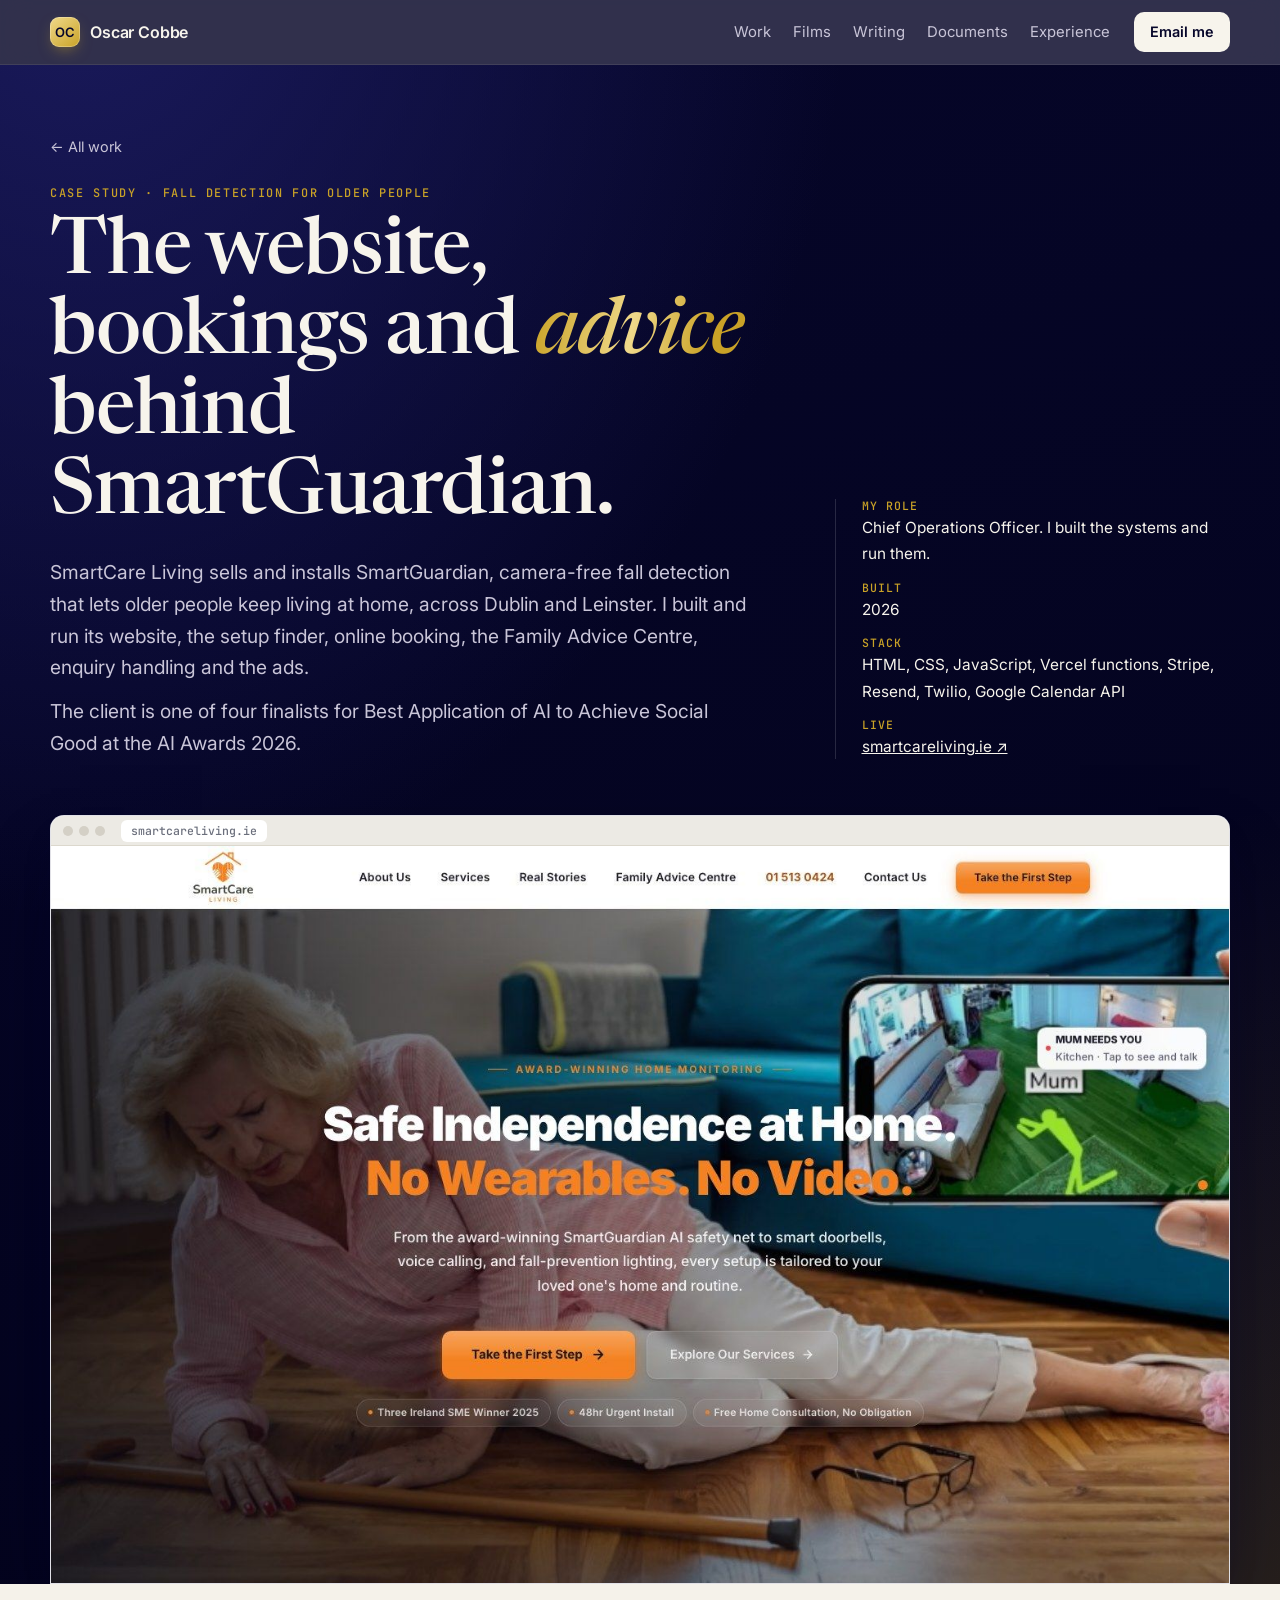
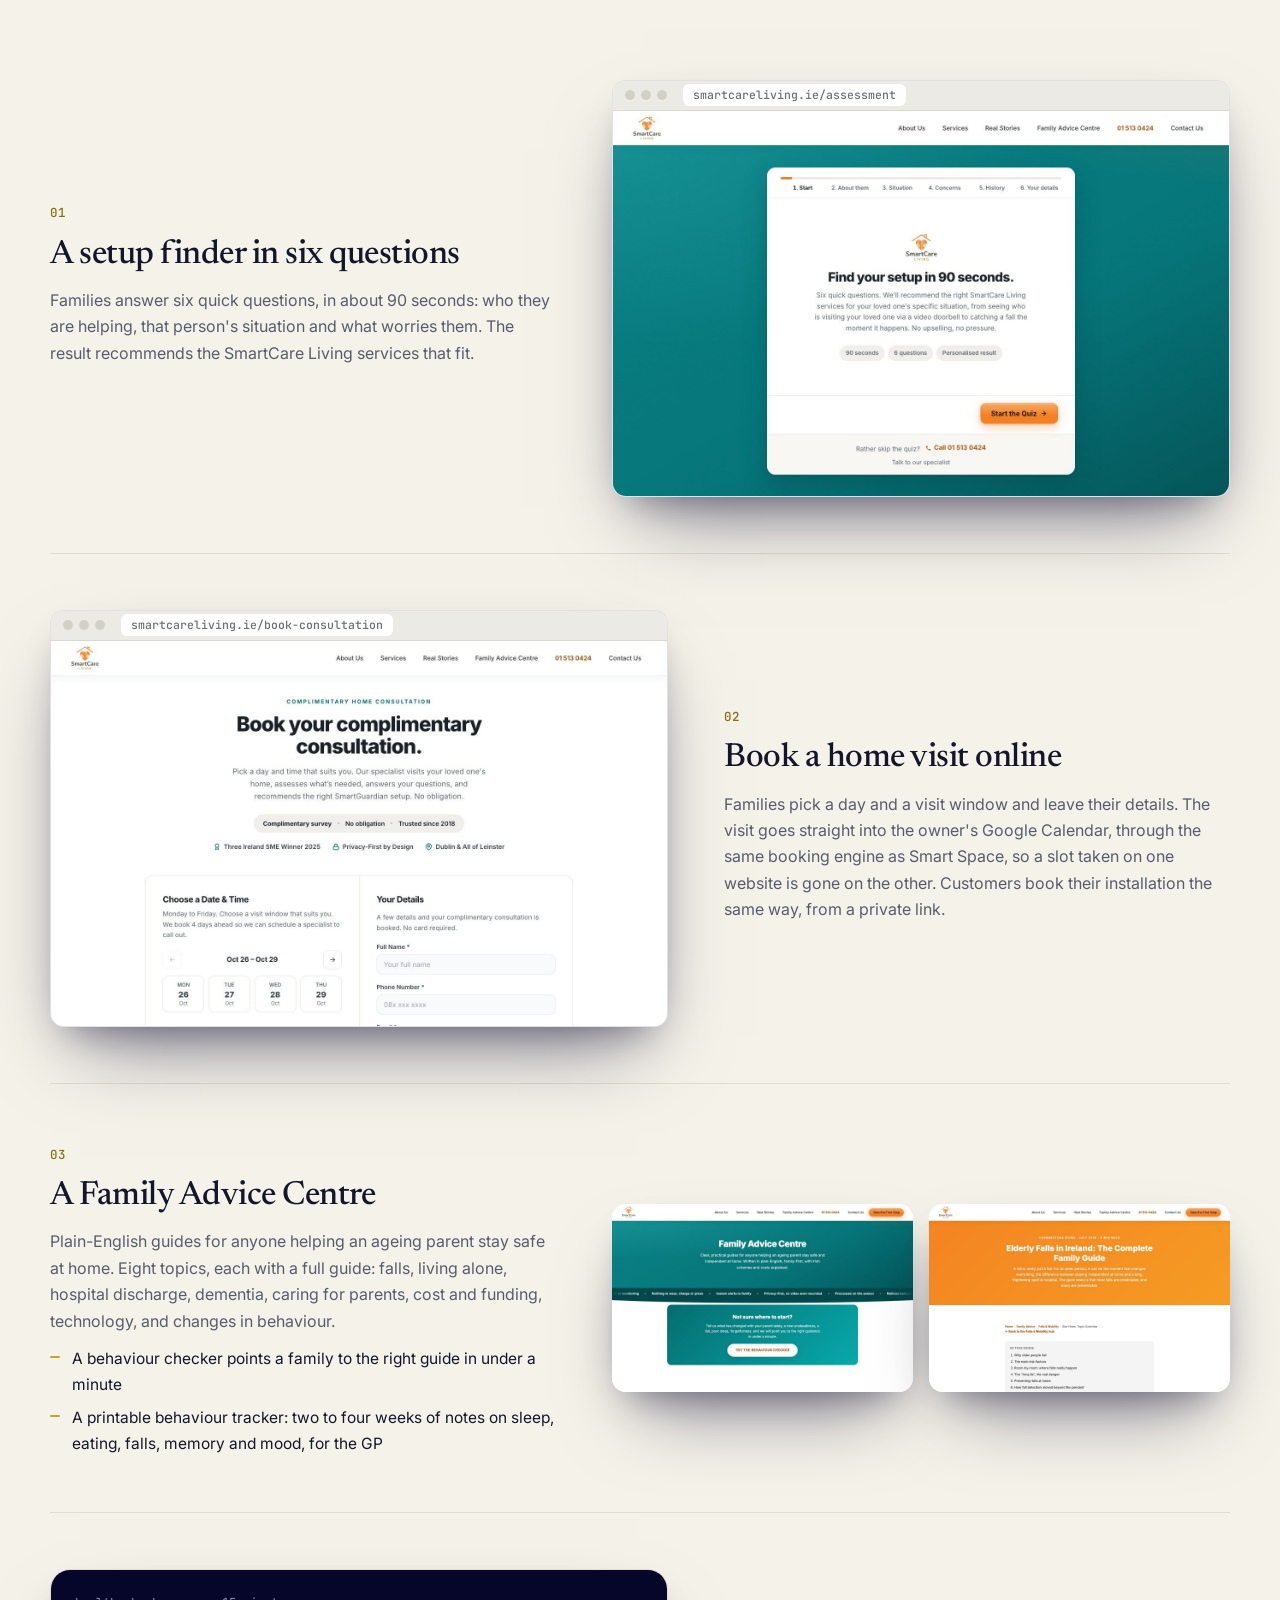
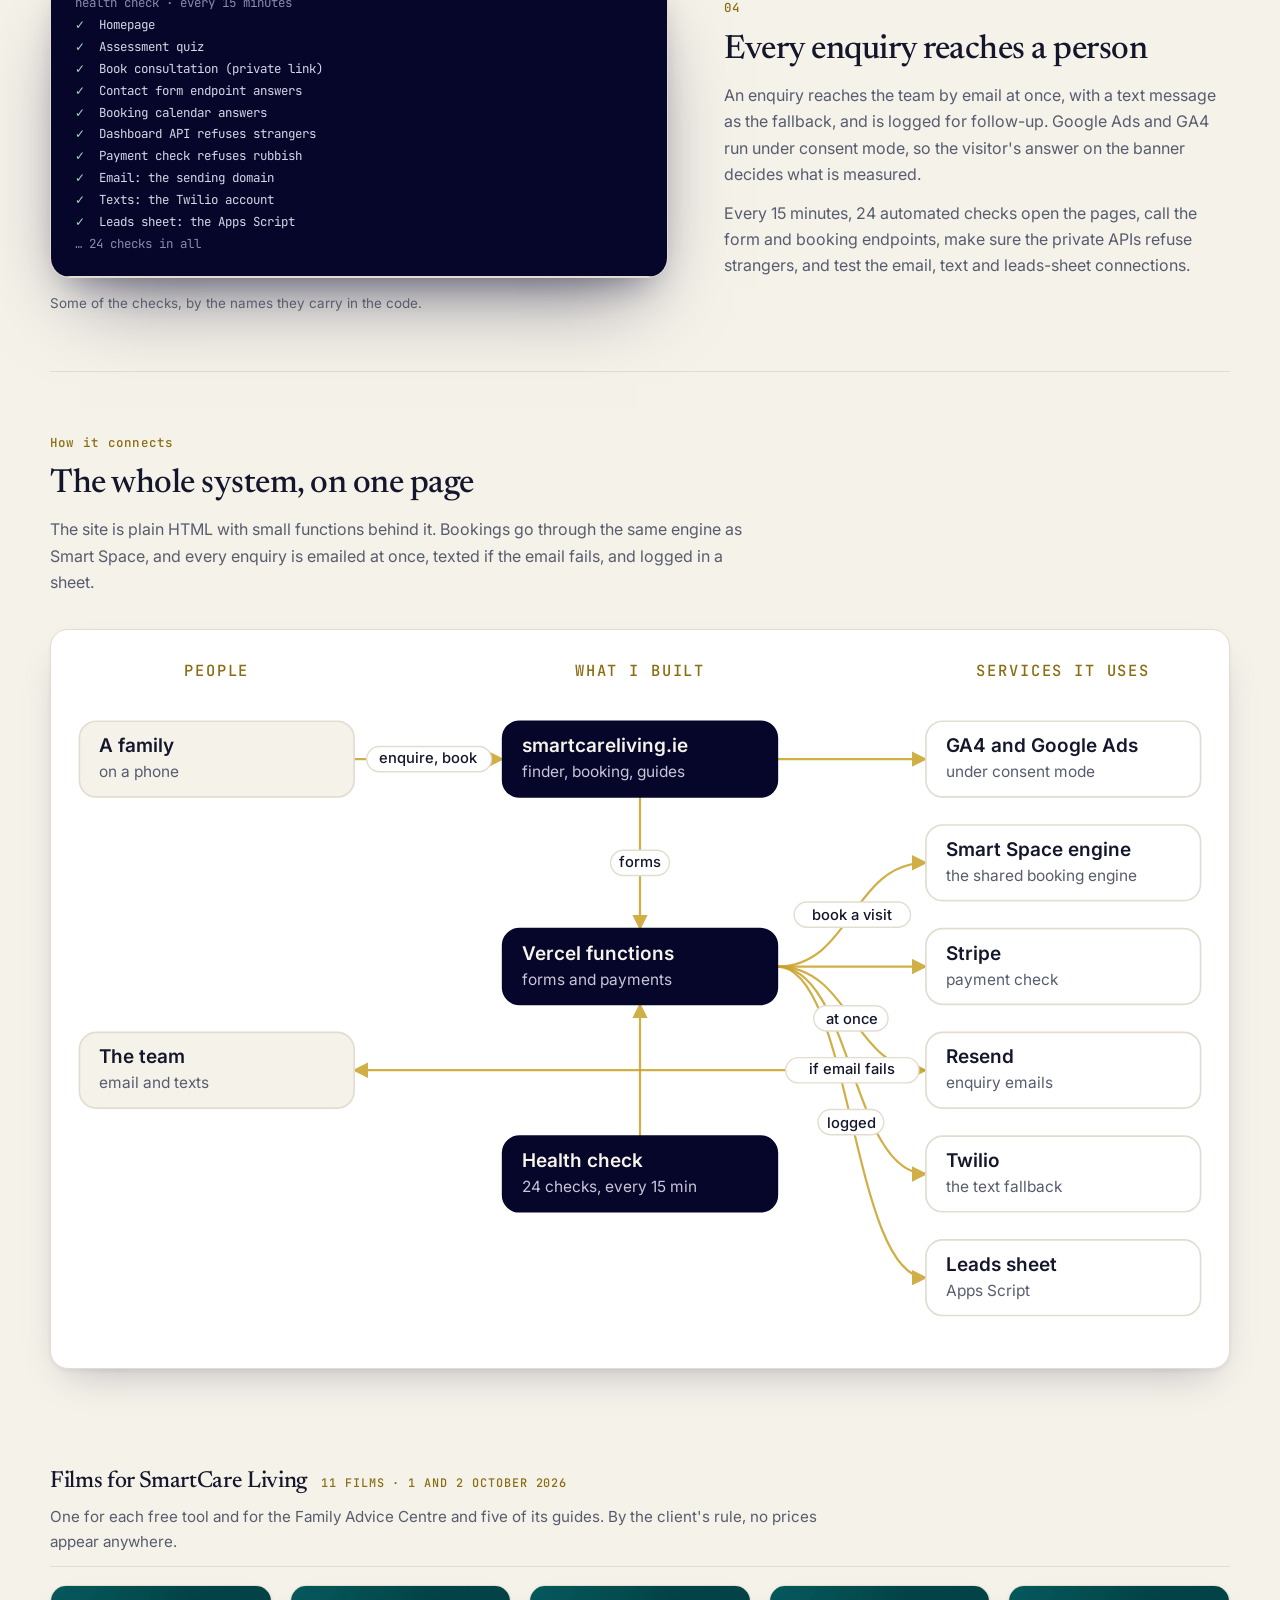
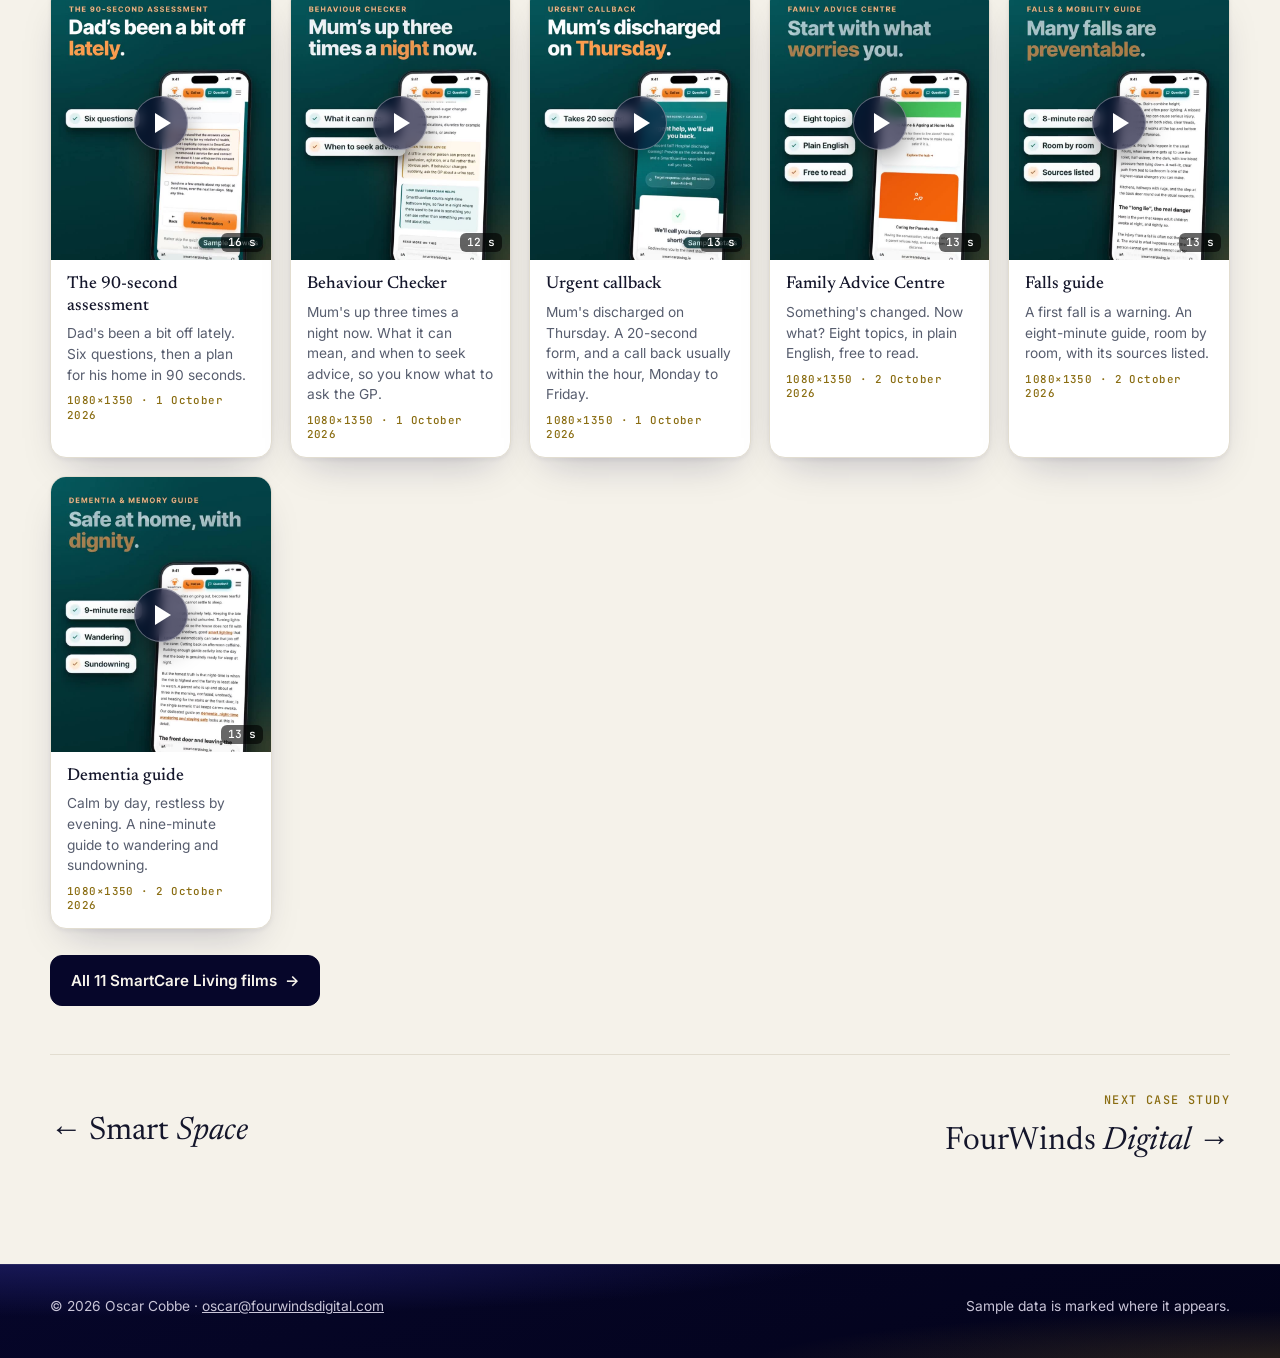
<file: work/smartcare-living.html>
<!doctype html>
<html lang="en-IE">
<head>
<meta charset="utf-8">
<meta name="viewport" content="width=device-width, initial-scale=1">
<title>SmartCare Living | Oscar Cobbe</title>
<meta name="description" content="Case study: the website, setup finder, online booking, Family Advice Centre, enquiry alerts and health checks I built and run for SmartCare Living.">
<meta name="theme-color" content="#06062a">
<meta property="og:title" content="SmartCare Living | Oscar Cobbe">
<meta property="og:description" content="The website, bookings and advice behind SmartGuardian.">
<meta property="og:image" content="https://oscarcobbe.fourwindsdigital.com/img/shots/scl-home.jpg">
<meta property="og:url" content="https://oscarcobbe.fourwindsdigital.com/work/smartcare-living">
<link rel="canonical" href="https://oscarcobbe.fourwindsdigital.com/work/smartcare-living">
<link rel="icon" href="/img/favicon.svg" type="image/svg+xml">
<link rel="preconnect" href="https://fonts.googleapis.com">
<link rel="preconnect" href="https://fonts.gstatic.com" crossorigin>
<link href="https://fonts.googleapis.com/css2?family=Inter:wght@400;500;600&family=JetBrains+Mono:wght@500&family=Newsreader:ital,opsz,wght@0,6..72,400;0,6..72,500;1,6..72,400;1,6..72,500&display=swap" rel="stylesheet">
<link rel="stylesheet" href="/assets/style.css?v=4">
</head>
<body>
<a class="skip" href="#main">Skip to the case study</a>
<nav class="nav" aria-label="Main">
  <div class="wrap">
    <a class="brand" href="/"><span class="mark">OC</span>Oscar Cobbe</a>
    <ul>
      <li><a href="/#work">Work</a></li>
      <li><a href="/films">Films</a></li>
      <li><a href="/writing">Writing</a></li>
      <li><a href="/documents">Documents</a></li>
      <li><a href="/#experience">Experience</a></li>
    </ul>
    <a class="cta" href="mailto:oscar@fourwindsdigital.com">Email me</a>
  </div>
</nav>

<header class="ground cs-hero">
  <div class="wrap">
    <div class="crumbs"><a href="/#work">← All work</a></div>
    <div class="intro">
      <div>
        <p class="eyebrow">Case study · Fall detection for older people</p>
        <h1>The website, bookings and <em>advice</em> behind SmartGuardian.</h1>
        <p class="lede">SmartCare Living sells and installs SmartGuardian, camera-free fall detection that lets older people keep living at home, across Dublin and Leinster. I built and run its website, the setup finder, online booking, the Family Advice Centre, enquiry handling and the ads.</p>
        <p class="lede" style="margin-top:12px">The client is one of four finalists for Best Application of AI to Achieve Social Good at the AI Awards 2026.</p>
      </div>
      <ul class="facts">
        <li><b>My role</b><span>Chief Operations Officer. I built the systems and run them.</span></li>
        <li><b>Built</b><span>2026</span></li>
        <li><b>Stack</b><span>HTML, CSS, JavaScript, Vercel functions, Stripe, Resend, Twilio, Google Calendar API</span></li>
        <li><b>Live</b><span><a href="https://www.smartcareliving.ie" target="_blank" rel="noopener">smartcareliving.ie ↗</a></span></li>
      </ul>
    </div>
    <div class="big">
      <div class="browser"><div class="bar"><i></i><i></i><i></i><span>smartcareliving.ie</span></div><img src="/img/shots/scl-home.jpg" alt="The SmartCare Living homepage: Safe Independence at Home."></div>
    </div>
  </div>
</header>

<main id="main">
<section class="on-paper">
  <div class="wrap">

    <div class="feature">
      <div>
        <span class="num">01</span>
        <h3>A setup finder in six questions</h3>
        <p>Families answer six quick questions, in about 90 seconds: who they are helping, that person's situation and what worries them. The result recommends the SmartCare Living services that fit.</p>
      </div>
      <figure class="fig">
        <div class="browser"><div class="bar"><i></i><i></i><i></i><span>smartcareliving.ie/assessment</span></div><img src="/img/shots/scl-assess.jpg" alt="Find your setup in 90 seconds: six quick questions" loading="lazy"></div>
      </figure>
    </div>

    <div class="feature flip">
      <div>
        <span class="num">02</span>
        <h3>Book a home visit online</h3>
        <p>Families pick a day and a visit window and leave their details. The visit goes straight into the owner's Google Calendar, through the same booking engine as Smart Space, so a slot taken on one website is gone on the other. Customers book their installation the same way, from a private link.</p>
      </div>
      <figure class="fig">
        <div class="browser"><div class="bar"><i></i><i></i><i></i><span>smartcareliving.ie/book-consultation</span></div><img src="/img/shots/scl-book.jpg" alt="Book your complimentary consultation: choose a date and time" loading="lazy"></div>
      </figure>
    </div>

    <div class="feature">
      <div>
        <span class="num">03</span>
        <h3>A Family Advice Centre</h3>
        <p>Plain-English guides for anyone helping an ageing parent stay safe at home. Eight topics, each with a full guide: falls, living alone, hospital discharge, dementia, caring for parents, cost and funding, technology, and changes in behaviour.</p>
        <ul>
          <li>A behaviour checker points a family to the right guide in under a minute</li>
          <li>A printable behaviour tracker: two to four weeks of notes on sleep, eating, falls, memory and mood, for the GP</li>
        </ul>
      </div>
      <figure class="fig">
        <div class="two-up">
          <div class="shot"><img src="/img/shots/scl-advice.jpg" alt="The Family Advice Centre hub" loading="lazy"></div>
          <div class="shot"><img src="/img/shots/scl-guide.jpg" alt="The falls guide" loading="lazy"></div>
        </div>
      </figure>
    </div>

    <div class="feature flip">
      <div>
        <span class="num">04</span>
        <h3>Every enquiry reaches a person</h3>
        <p>An enquiry reaches the team by email at once, with a text message as the fallback, and is logged for follow-up. Google Ads and GA4 run under consent mode, so the visitor's answer on the banner decides what is measured.</p>
        <p>Every 15 minutes, 24 automated checks open the pages, call the form and booking endpoints, make sure the private APIs refuse strangers, and test the email, text and leads-sheet connections.</p>
      </div>
      <figure class="fig">
        <div class="tile" style="box-shadow:var(--shadow-lg)">
          <div class="pic code" style="aspect-ratio:auto;padding:22px 24px;font-size:.78rem;line-height:1.75">
<span class="c">health check · every 15 minutes</span><br>
<span class="s">✓</span>&nbsp; Homepage<br>
<span class="s">✓</span>&nbsp; Assessment quiz<br>
<span class="s">✓</span>&nbsp; Book consultation (private link)<br>
<span class="s">✓</span>&nbsp; Contact form endpoint answers<br>
<span class="s">✓</span>&nbsp; Booking calendar answers<br>
<span class="s">✓</span>&nbsp; Dashboard API refuses strangers<br>
<span class="s">✓</span>&nbsp; Payment check refuses rubbish<br>
<span class="s">✓</span>&nbsp; Email: the sending domain<br>
<span class="s">✓</span>&nbsp; Texts: the Twilio account<br>
<span class="s">✓</span>&nbsp; Leads sheet: the Apps Script<br>
<span class="c">… 24 checks in all</span>
          </div>
        </div>
        <figcaption>Some of the checks, by the names they carry in the code.</figcaption>
      </figure>
    </div>



    <div class="feature sysfeature">
      <div>
        <span class="num">How it connects</span>
        <h3>The whole system, on one page</h3>
        <p>The site is plain HTML with small functions behind it. Bookings go through the same engine as Smart Space, and every enquiry is emailed at once, texted if the email fails, and logged in a sheet.</p>
      </div>
      <figure class="fig"><div class="sysbox"><svg class="sysmap" viewBox="0 0 832 512" role="img" aria-label="How SmartCare Living&#x27;s systems connect"><defs><marker id="ah" viewBox="0 0 10 10" refX="9" refY="5" markerWidth="7" markerHeight="7" orient="auto-start-reverse"><path d="M0,0 L10,5 L0,10 z" class="ahead"/></marker></defs><text class="colh" x="114.0" y="26" text-anchor="middle">People</text><text class="colh" x="416.0" y="26" text-anchor="middle">What I built</text><text class="colh" x="718.0" y="26" text-anchor="middle">Services it uses</text><path class="edge" d="M212,85 C265,85 265,85 318,85" marker-end="url(#ah)"/><path class="edge" d="M514,85 C567,85 567,85 620,85" marker-end="url(#ah)"/><path class="edge" d="M416,112 L416,206" marker-end="url(#ah)"/><path class="edge" d="M514,233 C567,233 567,159 620,159" marker-end="url(#ah)"/><path class="edge" d="M514,233 C567,233 567,233 620,233" marker-end="url(#ah)"/><path class="edge" d="M514,233 C567,233 567,307 620,307" marker-end="url(#ah)"/><path class="edge" d="M514,233 C567,233 567,381 620,381" marker-end="url(#ah)"/><path class="edge" d="M514,233 C567,233 567,455 620,455" marker-end="url(#ah)"/><path class="edge" d="M620,307 C416,307 416,307 212,307" marker-end="url(#ah)"/><path class="edge" d="M416,354 L416,260" marker-end="url(#ah)"/><g class="node person"><rect x="16" y="58" width="196" height="54" rx="12"/><text class="nt" x="30" y="80">A family</text><text class="ns" x="30" y="98">on a phone</text></g><g class="node person"><rect x="16" y="280" width="196" height="54" rx="12"/><text class="nt" x="30" y="302">The team</text><text class="ns" x="30" y="320">email and texts</text></g><g class="node app"><rect x="318" y="58" width="196" height="54" rx="12"/><text class="nt" x="332" y="80">smartcareliving.ie</text><text class="ns" x="332" y="98">finder, booking, guides</text></g><g class="node app"><rect x="318" y="206" width="196" height="54" rx="12"/><text class="nt" x="332" y="228">Vercel functions</text><text class="ns" x="332" y="246">forms and payments</text></g><g class="node app"><rect x="318" y="354" width="196" height="54" rx="12"/><text class="nt" x="332" y="376">Health check</text><text class="ns" x="332" y="394">24 checks, every 15 min</text></g><g class="node svc"><rect x="620" y="58" width="196" height="54" rx="12"/><text class="nt" x="634" y="80">GA4 and Google Ads</text><text class="ns" x="634" y="98">under consent mode</text></g><g class="node svc"><rect x="620" y="132" width="196" height="54" rx="12"/><text class="nt" x="634" y="154">Smart Space engine</text><text class="ns" x="634" y="172">the shared booking engine</text></g><g class="node svc"><rect x="620" y="206" width="196" height="54" rx="12"/><text class="nt" x="634" y="228">Stripe</text><text class="ns" x="634" y="246">payment check</text></g><g class="node svc"><rect x="620" y="280" width="196" height="54" rx="12"/><text class="nt" x="634" y="302">Resend</text><text class="ns" x="634" y="320">enquiry emails</text></g><g class="node svc"><rect x="620" y="354" width="196" height="54" rx="12"/><text class="nt" x="634" y="376">Twilio</text><text class="ns" x="634" y="394">the text fallback</text></g><g class="node svc"><rect x="620" y="428" width="196" height="54" rx="12"/><text class="nt" x="634" y="450">Leads sheet</text><text class="ns" x="634" y="468">Apps Script</text></g><g class="elab"><rect x="221" y="76" width="89" height="18" rx="9"/><text x="265" y="88" text-anchor="middle">enquire, book</text></g><g class="elab"><rect x="395" y="150" width="42" height="18" rx="9"/><text x="416" y="162" text-anchor="middle">forms</text></g><g class="elab"><rect x="526" y="187" width="83" height="18" rx="9"/><text x="567" y="200" text-anchor="middle">book a visit</text></g><g class="elab"><rect x="540" y="261" width="53" height="18" rx="9"/><text x="567" y="274" text-anchor="middle">at once</text></g><g class="elab"><rect x="520" y="298" width="95" height="18" rx="9"/><text x="567" y="310" text-anchor="middle">if email fails</text></g><g class="elab"><rect x="543" y="335" width="47" height="18" rx="9"/><text x="567" y="348" text-anchor="middle">logged</text></g></svg></div><figcaption>On a phone, scroll the diagram sideways.</figcaption></figure>
    </div>
    <div class="fseries" style="margin-top:44px"><div class="fshead"><h3>Films for SmartCare Living</h3><span>11 films · 1 and 2 October 2026</span><p>One for each free tool and for the Family Advice Centre and five of its guides. By the client's rule, no prices appear anywhere.</p></div><div class="fgrid v"><button class="fcard v" type="button" data-src="/video/all/scl-assessment.mp4" data-poster="/video/all/scl-assessment.jpg" data-title="The 90-second assessment" data-desc="Dad&#x27;s been a bit off lately. Six questions, then a plan for his home in 90 seconds." data-meta="16 s · 1080×1350 · 1 October 2026" data-group="smartcare-living"><span class="fpic"><img src="/video/all/scl-assessment.jpg" alt="" loading="lazy" width="720" height="900"><span class="fplay" aria-hidden="true"></span><span class="fdur">16 s</span></span><span class="ftxt"><b>The 90-second assessment</b><span>Dad&#x27;s been a bit off lately. Six questions, then a plan for his home in 90 seconds.</span><small>1080×1350 · 1 October 2026</small></span></button><button class="fcard v" type="button" data-src="/video/all/scl-behaviour-checker.mp4" data-poster="/video/all/scl-behaviour-checker.jpg" data-title="Behaviour Checker" data-desc="Mum&#x27;s up three times a night now. What it can mean, and when to seek advice, so you know what to ask the GP." data-meta="12 s · 1080×1350 · 1 October 2026" data-group="smartcare-living"><span class="fpic"><img src="/video/all/scl-behaviour-checker.jpg" alt="" loading="lazy" width="720" height="900"><span class="fplay" aria-hidden="true"></span><span class="fdur">12 s</span></span><span class="ftxt"><b>Behaviour Checker</b><span>Mum&#x27;s up three times a night now. What it can mean, and when to seek advice, so you know what to ask the GP.</span><small>1080×1350 · 1 October 2026</small></span></button><button class="fcard v" type="button" data-src="/video/all/scl-urgent-callback.mp4" data-poster="/video/all/scl-urgent-callback.jpg" data-title="Urgent callback" data-desc="Mum&#x27;s discharged on Thursday. A 20-second form, and a call back usually within the hour, Monday to Friday." data-meta="13 s · 1080×1350 · 1 October 2026" data-group="smartcare-living"><span class="fpic"><img src="/video/all/scl-urgent-callback.jpg" alt="" loading="lazy" width="720" height="900"><span class="fplay" aria-hidden="true"></span><span class="fdur">13 s</span></span><span class="ftxt"><b>Urgent callback</b><span>Mum&#x27;s discharged on Thursday. A 20-second form, and a call back usually within the hour, Monday to Friday.</span><small>1080×1350 · 1 October 2026</small></span></button><button class="fcard v" type="button" data-src="/video/all/scl-family-advice-centre.mp4" data-poster="/video/all/scl-family-advice-centre.jpg" data-title="Family Advice Centre" data-desc="Something&#x27;s changed. Now what? Eight topics, in plain English, free to read." data-meta="13 s · 1080×1350 · 2 October 2026" data-group="smartcare-living"><span class="fpic"><img src="/video/all/scl-family-advice-centre.jpg" alt="" loading="lazy" width="720" height="900"><span class="fplay" aria-hidden="true"></span><span class="fdur">13 s</span></span><span class="ftxt"><b>Family Advice Centre</b><span>Something&#x27;s changed. Now what? Eight topics, in plain English, free to read.</span><small>1080×1350 · 2 October 2026</small></span></button><button class="fcard v" type="button" data-src="/video/all/scl-falls-guide.mp4" data-poster="/video/all/scl-falls-guide.jpg" data-title="Falls guide" data-desc="A first fall is a warning. An eight-minute guide, room by room, with its sources listed." data-meta="13 s · 1080×1350 · 2 October 2026" data-group="smartcare-living"><span class="fpic"><img src="/video/all/scl-falls-guide.jpg" alt="" loading="lazy" width="720" height="900"><span class="fplay" aria-hidden="true"></span><span class="fdur">13 s</span></span><span class="ftxt"><b>Falls guide</b><span>A first fall is a warning. An eight-minute guide, room by room, with its sources listed.</span><small>1080×1350 · 2 October 2026</small></span></button><button class="fcard v" type="button" data-src="/video/all/scl-dementia-guide.mp4" data-poster="/video/all/scl-dementia-guide.jpg" data-title="Dementia guide" data-desc="Calm by day, restless by evening. A nine-minute guide to wandering and sundowning." data-meta="13 s · 1080×1350 · 2 October 2026" data-group="smartcare-living"><span class="fpic"><img src="/video/all/scl-dementia-guide.jpg" alt="" loading="lazy" width="720" height="900"><span class="fplay" aria-hidden="true"></span><span class="fdur">13 s</span></span><span class="ftxt"><b>Dementia guide</b><span>Calm by day, restless by evening. A nine-minute guide to wandering and sundowning.</span><small>1080×1350 · 2 October 2026</small></span></button></div><a class="btn dark more-films" href="/films#smartcare-living">All 11 SmartCare Living films <span class="ar">→</span></a></div>

    <div class="next">
      <a href="/work/smart-space">← Smart <em>Space</em></a>
      <a href="/work/fourwinds" style="text-align:right"><small>Next case study</small>FourWinds <em>Digital</em> →</a>
    </div>
  </div>
</section>
</main>

<div class="ground">
  <footer>
    <div class="wrap"><span>© 2026 Oscar Cobbe · <a href="mailto:oscar@fourwindsdigital.com">oscar@fourwindsdigital.com</a></span><span>Sample data is marked where it appears.</span></div>
  </footer>
</div>
<script src="/assets/films.js?v=1" defer></script>
</body>
</html>
</file>
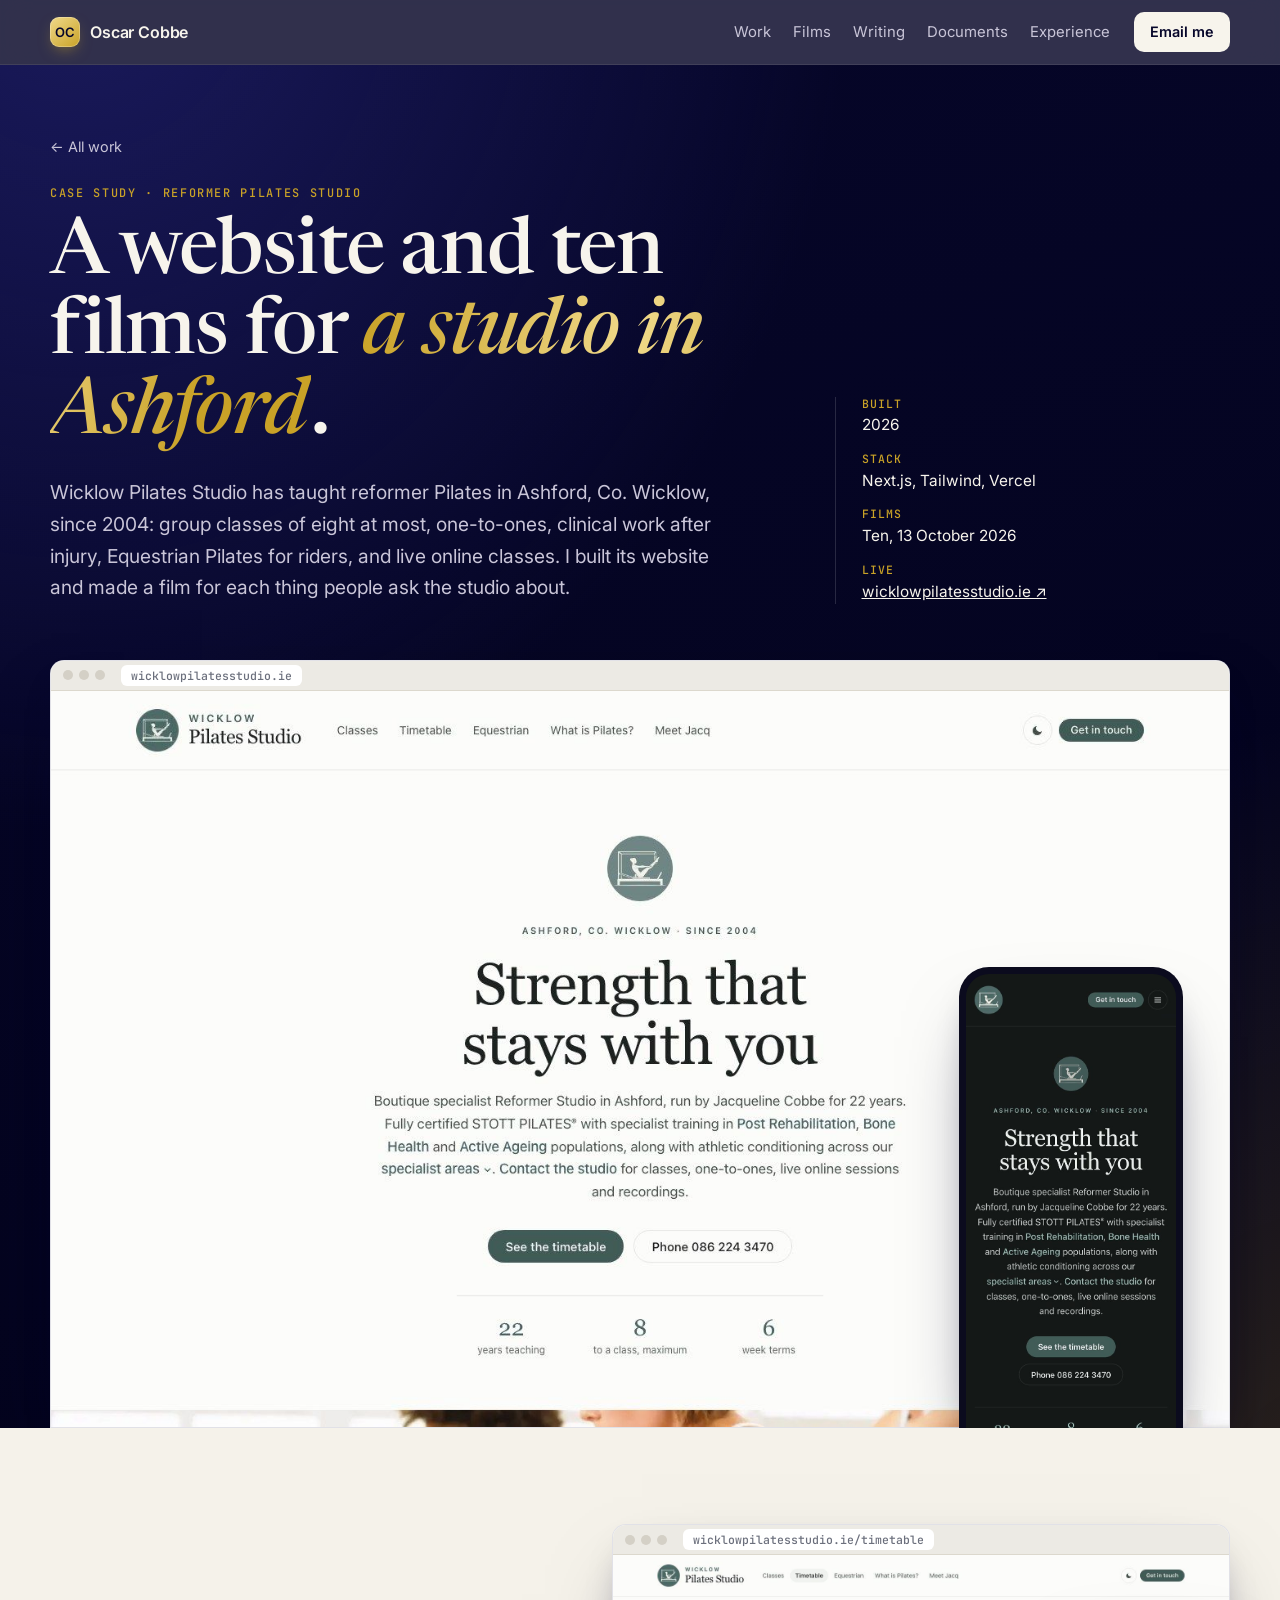
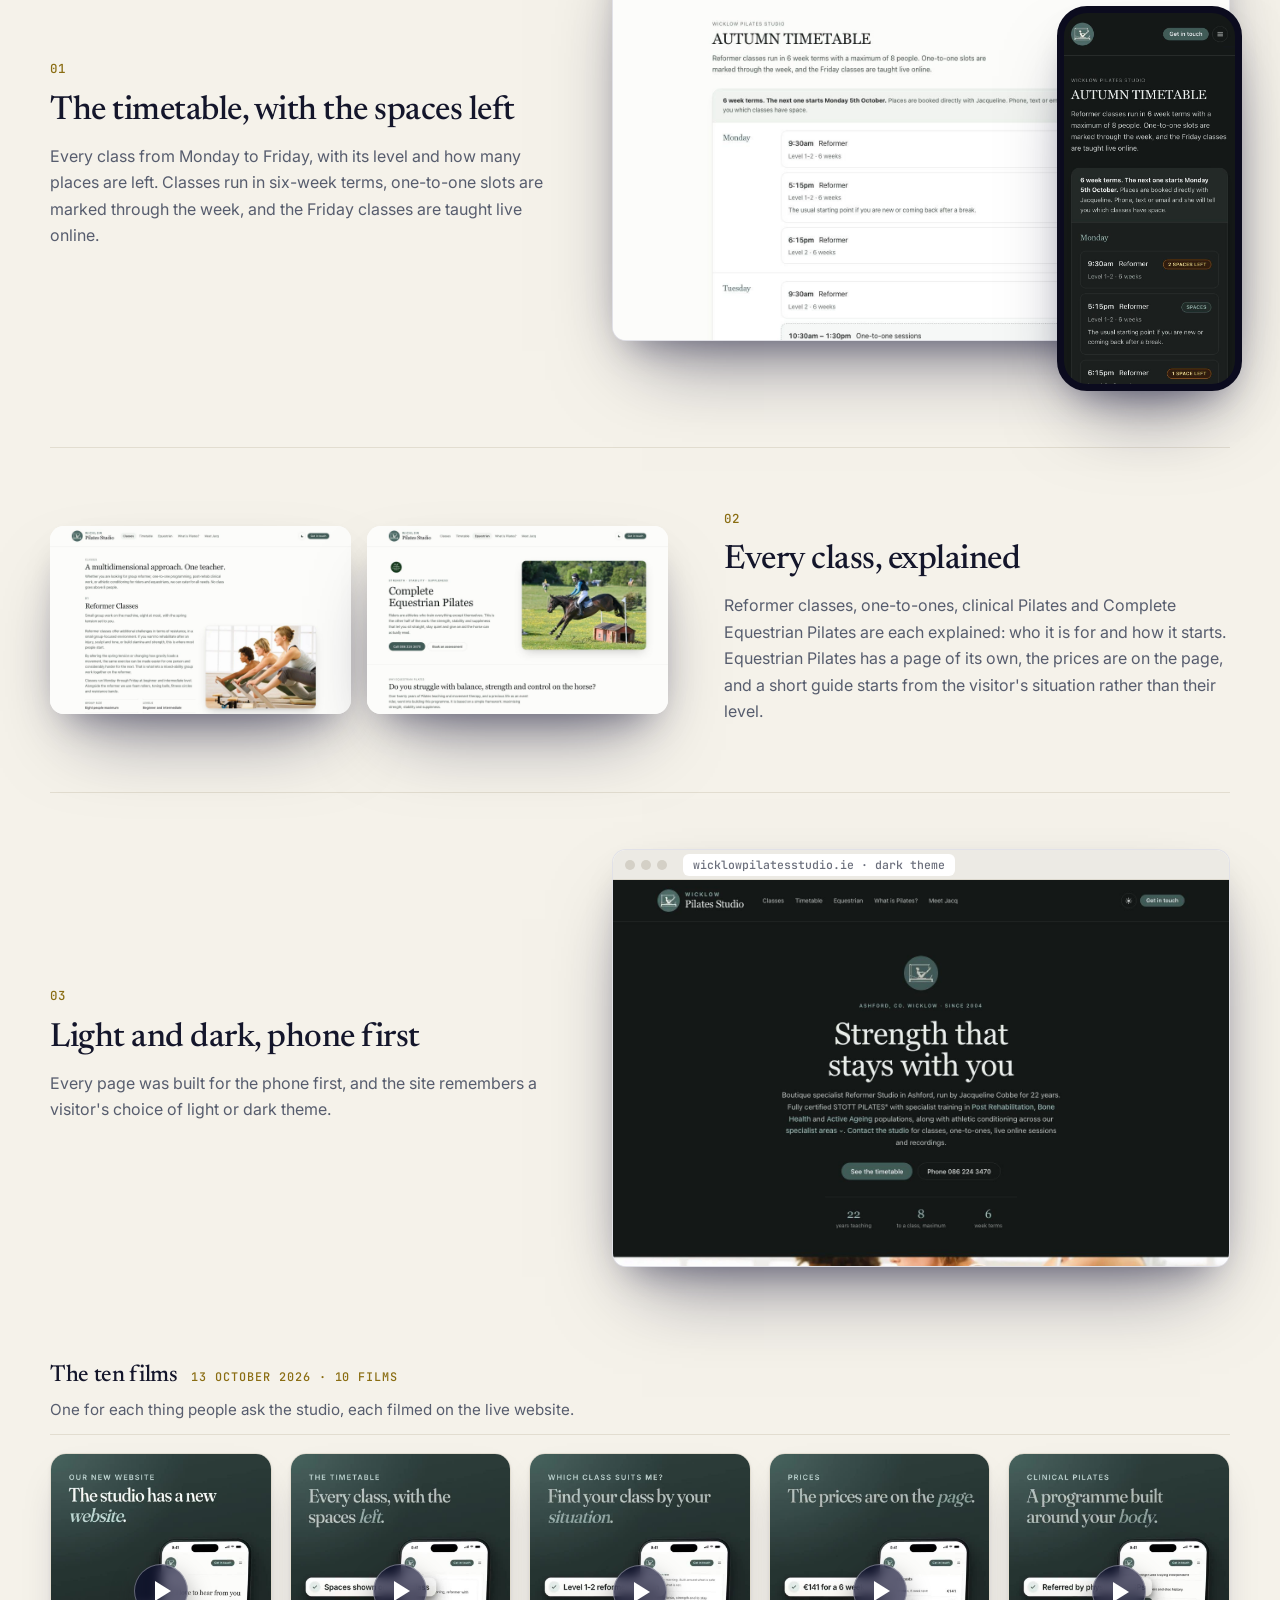
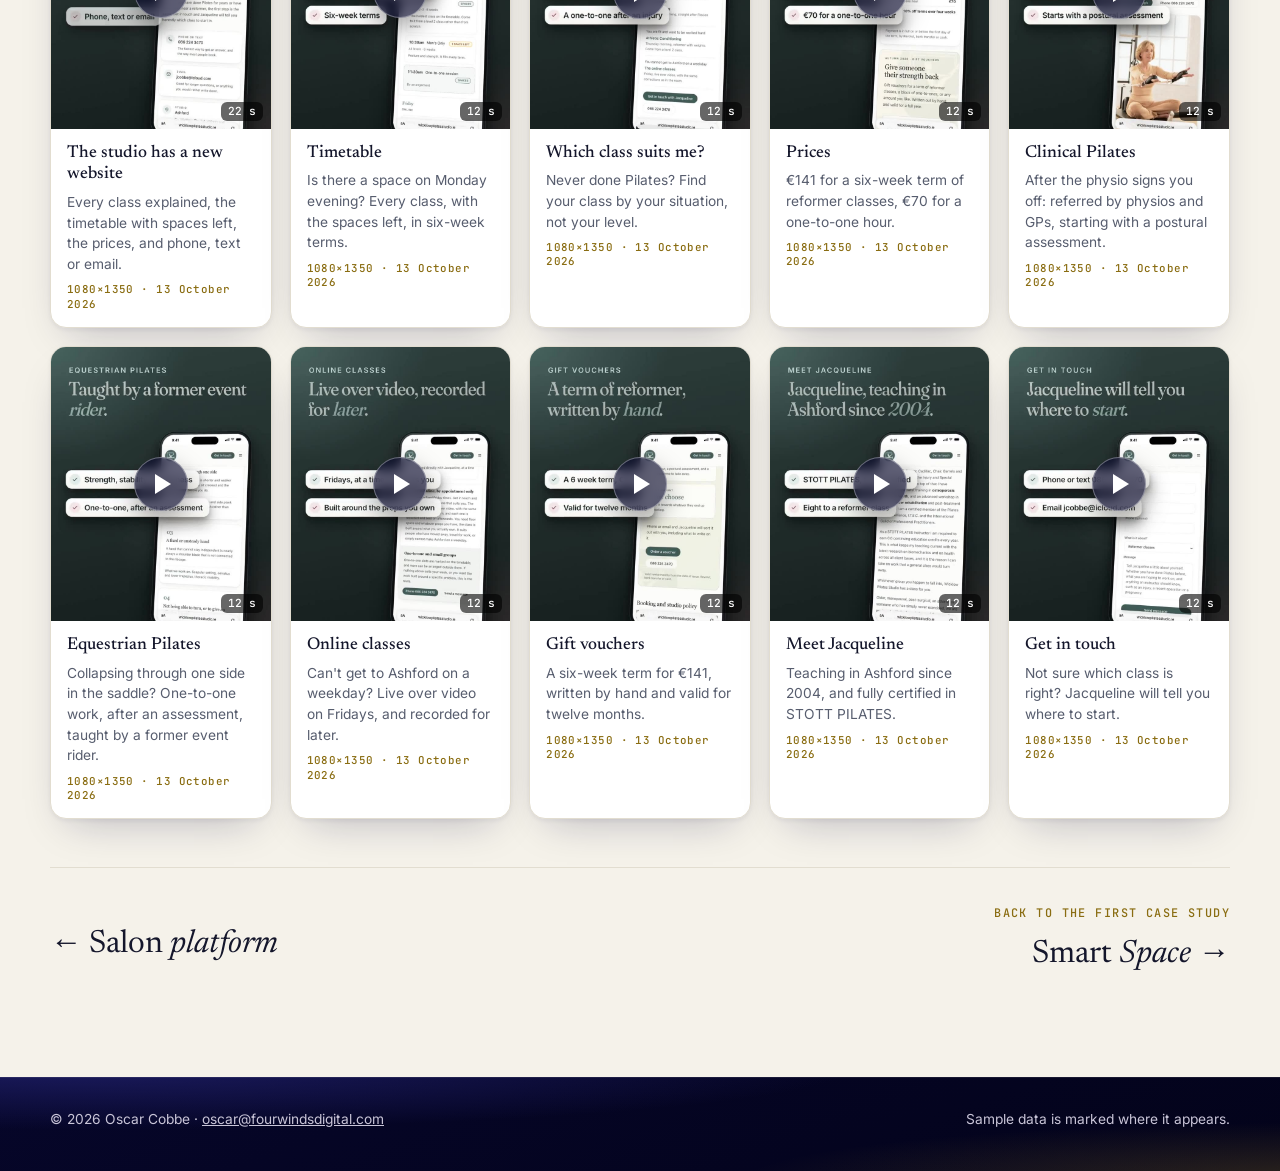
<file: work/wicklow-pilates.html>
<!doctype html>
<html lang="en-IE">
<head>
<meta charset="utf-8">
<meta name="viewport" content="width=device-width, initial-scale=1">
<title>Wicklow Pilates Studio | Oscar Cobbe</title>
<meta name="description" content="Case study: the website and ten films I made for Wicklow Pilates Studio, a reformer Pilates studio in Ashford, Co. Wicklow.">
<meta name="theme-color" content="#06062a">
<meta property="og:title" content="Wicklow Pilates Studio | Oscar Cobbe">
<meta property="og:description" content="A website and ten films for a reformer Pilates studio in Ashford.">
<meta property="og:image" content="https://oscarcobbe.fourwindsdigital.com/img/shots/wp-home.jpg">
<meta property="og:url" content="https://oscarcobbe.fourwindsdigital.com/work/wicklow-pilates">
<link rel="canonical" href="https://oscarcobbe.fourwindsdigital.com/work/wicklow-pilates">
<link rel="icon" href="/img/favicon.svg" type="image/svg+xml">
<link rel="preconnect" href="https://fonts.googleapis.com">
<link rel="preconnect" href="https://fonts.gstatic.com" crossorigin>
<link href="https://fonts.googleapis.com/css2?family=Inter:wght@400;500;600&family=JetBrains+Mono:wght@500&family=Newsreader:ital,opsz,wght@0,6..72,400;0,6..72,500;1,6..72,400;1,6..72,500&display=swap" rel="stylesheet">
<link rel="stylesheet" href="/assets/style.css?v=4">
</head>
<body>
<a class="skip" href="#main">Skip to the case study</a>
<nav class="nav" aria-label="Main">
  <div class="wrap">
    <a class="brand" href="/"><span class="mark">OC</span>Oscar Cobbe</a>
    <ul>
      <li><a href="/#work">Work</a></li>
      <li><a href="/films">Films</a></li>
      <li><a href="/writing">Writing</a></li>
      <li><a href="/documents">Documents</a></li>
      <li><a href="/#experience">Experience</a></li>
    </ul>
    <a class="cta" href="mailto:oscar@fourwindsdigital.com">Email me</a>
  </div>
</nav>

<header class="ground cs-hero">
  <div class="wrap">
    <div class="crumbs"><a href="/#work">← All work</a></div>
    <div class="intro">
      <div>
        <p class="eyebrow">Case study · Reformer Pilates studio</p>
        <h1>A website and ten films for <em>a studio in Ashford</em>.</h1>
        <p class="lede">Wicklow Pilates Studio has taught reformer Pilates in Ashford, Co. Wicklow, since 2004: group classes of eight at most, one-to-ones, clinical work after injury, Equestrian Pilates for riders, and live online classes. I built its website and made a film for each thing people ask the studio about.</p>
      </div>
      <ul class="facts">
        <li><b>Built</b><span>2026</span></li>
        <li><b>Stack</b><span>Next.js, Tailwind, Vercel</span></li>
        <li><b>Films</b><span>Ten, 13 October 2026</span></li>
        <li><b>Live</b><span><a href="https://wicklowpilatesstudio.ie" target="_blank" rel="noopener">wicklowpilatesstudio.ie ↗</a></span></li>
      </ul>
    </div>
    <div class="big">
      <div class="browser"><div class="bar"><i></i><i></i><i></i><span>wicklowpilatesstudio.ie</span></div><img src="/img/shots/wp-home.jpg" alt="The Wicklow Pilates Studio homepage: Strength that stays with you."></div>
      <div class="phone"><img src="/img/shots/wp-home-m.jpg" alt="The homepage on a phone, in the dark theme"></div>
    </div>
  </div>
</header>

<main id="main">
<section class="on-paper">
  <div class="wrap">

    <div class="feature">
      <div>
        <span class="num">01</span>
        <h3>The timetable, with the spaces left</h3>
        <p>Every class from Monday to Friday, with its level and how many places are left. Classes run in six-week terms, one-to-one slots are marked through the week, and the Friday classes are taught live online.</p>
      </div>
      <figure class="fig">
        <div class="pair">
          <div class="browser"><div class="bar"><i></i><i></i><i></i><span>wicklowpilatesstudio.ie/timetable</span></div><img src="/img/shots/wp-timetable.jpg" alt="The autumn timetable, with the spaces left in each class" loading="lazy"></div>
          <div class="phone"><img src="/img/shots/wp-timetable-m.jpg" alt="The timetable on a phone" loading="lazy"></div>
        </div>
      </figure>
    </div>

    <div class="feature flip">
      <div>
        <span class="num">02</span>
        <h3>Every class, explained</h3>
        <p>Reformer classes, one-to-ones, clinical Pilates and Complete Equestrian Pilates are each explained: who it is for and how it starts. Equestrian Pilates has a page of its own, the prices are on the page, and a short guide starts from the visitor's situation rather than their level.</p>
      </div>
      <figure class="fig">
        <div class="two-up">
          <div class="shot"><img src="/img/shots/wp-classes.jpg" alt="The classes page" loading="lazy"></div>
          <div class="shot"><img src="/img/shots/wp-equestrian.jpg" alt="The Complete Equestrian Pilates page" loading="lazy"></div>
        </div>
      </figure>
    </div>

    <div class="feature">
      <div>
        <span class="num">03</span>
        <h3>Light and dark, phone first</h3>
        <p>Every page was built for the phone first, and the site remembers a visitor's choice of light or dark theme.</p>
      </div>
      <figure class="fig">
        <div class="browser"><div class="bar"><i></i><i></i><i></i><span>wicklowpilatesstudio.ie · dark theme</span></div><img src="/img/shots/wp-home-dark.jpg" alt="The homepage in the dark theme" loading="lazy"></div>
      </figure>
    </div>

    <div class="fseries" style="margin-top:40px">
      <div class="fshead"><h3>The ten films</h3><span>13 October 2026 · 10 films</span><p>One for each thing people ask the studio, each filmed on the live website.</p></div>
      <div class="fgrid v"><button class="fcard v" type="button" data-src="/video/all/wp-new-website.mp4" data-poster="/video/all/wp-new-website.jpg" data-title="The studio has a new website" data-desc="Every class explained, the timetable with spaces left, the prices, and phone, text or email." data-meta="22 s · 1080×1350 · 13 October 2026" data-group="wicklow-pilates"><span class="fpic"><img src="/video/all/wp-new-website.jpg" alt="" loading="lazy" width="720" height="900"><span class="fplay" aria-hidden="true"></span><span class="fdur">22 s</span></span><span class="ftxt"><b>The studio has a new website</b><span>Every class explained, the timetable with spaces left, the prices, and phone, text or email.</span><small>1080×1350 · 13 October 2026</small></span></button><button class="fcard v" type="button" data-src="/video/all/wp-timetable.mp4" data-poster="/video/all/wp-timetable.jpg" data-title="Timetable" data-desc="Is there a space on Monday evening? Every class, with the spaces left, in six-week terms." data-meta="12 s · 1080×1350 · 13 October 2026" data-group="wicklow-pilates"><span class="fpic"><img src="/video/all/wp-timetable.jpg" alt="" loading="lazy" width="720" height="900"><span class="fplay" aria-hidden="true"></span><span class="fdur">12 s</span></span><span class="ftxt"><b>Timetable</b><span>Is there a space on Monday evening? Every class, with the spaces left, in six-week terms.</span><small>1080×1350 · 13 October 2026</small></span></button><button class="fcard v" type="button" data-src="/video/all/wp-which-class-suits-me.mp4" data-poster="/video/all/wp-which-class-suits-me.jpg" data-title="Which class suits me?" data-desc="Never done Pilates? Find your class by your situation, not your level." data-meta="12 s · 1080×1350 · 13 October 2026" data-group="wicklow-pilates"><span class="fpic"><img src="/video/all/wp-which-class-suits-me.jpg" alt="" loading="lazy" width="720" height="900"><span class="fplay" aria-hidden="true"></span><span class="fdur">12 s</span></span><span class="ftxt"><b>Which class suits me?</b><span>Never done Pilates? Find your class by your situation, not your level.</span><small>1080×1350 · 13 October 2026</small></span></button><button class="fcard v" type="button" data-src="/video/all/wp-prices.mp4" data-poster="/video/all/wp-prices.jpg" data-title="Prices" data-desc="€141 for a six-week term of reformer classes, €70 for a one-to-one hour." data-meta="12 s · 1080×1350 · 13 October 2026" data-group="wicklow-pilates"><span class="fpic"><img src="/video/all/wp-prices.jpg" alt="" loading="lazy" width="720" height="900"><span class="fplay" aria-hidden="true"></span><span class="fdur">12 s</span></span><span class="ftxt"><b>Prices</b><span>€141 for a six-week term of reformer classes, €70 for a one-to-one hour.</span><small>1080×1350 · 13 October 2026</small></span></button><button class="fcard v" type="button" data-src="/video/all/wp-clinical-pilates.mp4" data-poster="/video/all/wp-clinical-pilates.jpg" data-title="Clinical Pilates" data-desc="After the physio signs you off: referred by physios and GPs, starting with a postural assessment." data-meta="12 s · 1080×1350 · 13 October 2026" data-group="wicklow-pilates"><span class="fpic"><img src="/video/all/wp-clinical-pilates.jpg" alt="" loading="lazy" width="720" height="900"><span class="fplay" aria-hidden="true"></span><span class="fdur">12 s</span></span><span class="ftxt"><b>Clinical Pilates</b><span>After the physio signs you off: referred by physios and GPs, starting with a postural assessment.</span><small>1080×1350 · 13 October 2026</small></span></button><button class="fcard v" type="button" data-src="/video/all/wp-equestrian-pilates.mp4" data-poster="/video/all/wp-equestrian-pilates.jpg" data-title="Equestrian Pilates" data-desc="Collapsing through one side in the saddle? One-to-one work, after an assessment, taught by a former event rider." data-meta="12 s · 1080×1350 · 13 October 2026" data-group="wicklow-pilates"><span class="fpic"><img src="/video/all/wp-equestrian-pilates.jpg" alt="" loading="lazy" width="720" height="900"><span class="fplay" aria-hidden="true"></span><span class="fdur">12 s</span></span><span class="ftxt"><b>Equestrian Pilates</b><span>Collapsing through one side in the saddle? One-to-one work, after an assessment, taught by a former event rider.</span><small>1080×1350 · 13 October 2026</small></span></button><button class="fcard v" type="button" data-src="/video/all/wp-online-classes.mp4" data-poster="/video/all/wp-online-classes.jpg" data-title="Online classes" data-desc="Can&#x27;t get to Ashford on a weekday? Live over video on Fridays, and recorded for later." data-meta="12 s · 1080×1350 · 13 October 2026" data-group="wicklow-pilates"><span class="fpic"><img src="/video/all/wp-online-classes.jpg" alt="" loading="lazy" width="720" height="900"><span class="fplay" aria-hidden="true"></span><span class="fdur">12 s</span></span><span class="ftxt"><b>Online classes</b><span>Can&#x27;t get to Ashford on a weekday? Live over video on Fridays, and recorded for later.</span><small>1080×1350 · 13 October 2026</small></span></button><button class="fcard v" type="button" data-src="/video/all/wp-gift-vouchers.mp4" data-poster="/video/all/wp-gift-vouchers.jpg" data-title="Gift vouchers" data-desc="A six-week term for €141, written by hand and valid for twelve months." data-meta="12 s · 1080×1350 · 13 October 2026" data-group="wicklow-pilates"><span class="fpic"><img src="/video/all/wp-gift-vouchers.jpg" alt="" loading="lazy" width="720" height="900"><span class="fplay" aria-hidden="true"></span><span class="fdur">12 s</span></span><span class="ftxt"><b>Gift vouchers</b><span>A six-week term for €141, written by hand and valid for twelve months.</span><small>1080×1350 · 13 October 2026</small></span></button><button class="fcard v" type="button" data-src="/video/all/wp-meet-jacqueline.mp4" data-poster="/video/all/wp-meet-jacqueline.jpg" data-title="Meet Jacqueline" data-desc="Teaching in Ashford since 2004, and fully certified in STOTT PILATES." data-meta="12 s · 1080×1350 · 13 October 2026" data-group="wicklow-pilates"><span class="fpic"><img src="/video/all/wp-meet-jacqueline.jpg" alt="" loading="lazy" width="720" height="900"><span class="fplay" aria-hidden="true"></span><span class="fdur">12 s</span></span><span class="ftxt"><b>Meet Jacqueline</b><span>Teaching in Ashford since 2004, and fully certified in STOTT PILATES.</span><small>1080×1350 · 13 October 2026</small></span></button><button class="fcard v" type="button" data-src="/video/all/wp-get-in-touch.mp4" data-poster="/video/all/wp-get-in-touch.jpg" data-title="Get in touch" data-desc="Not sure which class is right? Jacqueline will tell you where to start." data-meta="12 s · 1080×1350 · 13 October 2026" data-group="wicklow-pilates"><span class="fpic"><img src="/video/all/wp-get-in-touch.jpg" alt="" loading="lazy" width="720" height="900"><span class="fplay" aria-hidden="true"></span><span class="fdur">12 s</span></span><span class="ftxt"><b>Get in touch</b><span>Not sure which class is right? Jacqueline will tell you where to start.</span><small>1080×1350 · 13 October 2026</small></span></button></div>
    </div>

    <div class="next">
      <a href="/work/salon-platform">← Salon <em>platform</em></a>
      <a href="/work/smart-space" style="text-align:right"><small>Back to the first case study</small>Smart <em>Space</em> →</a>
    </div>
  </div>
</section>
</main>

<div class="ground">
  <footer>
    <div class="wrap"><span>© 2026 Oscar Cobbe · <a href="mailto:oscar@fourwindsdigital.com">oscar@fourwindsdigital.com</a></span><span>Sample data is marked where it appears.</span></div>
  </footer>
</div>
<script src="/assets/films.js?v=1" defer></script>
</body>
</html>
</file>
<file: assets/style.css>
/* Oscar Cobbe, portfolio. One stylesheet for every page. */
:root {
  --navy-0: #03031a;
  --navy-1: #06062a;
  --navy-2: #0e0e3e;
  --glow: #1b1b5e;
  --gold: #c9a227;
  --gold-2: #f0d98a;
  --warm: #f7f4ec;
  --warm-mut: #c9c5d8;
  --paper: #f5f2ea;
  --card: #ffffff;
  --ink: #14162b;
  --mut: #575d6e;
  --line: #e2ddd0;
  --accent: #8a6d12;
  --shadow: 0 1px 0 rgba(255,255,255,.7) inset, 0 2px 4px rgba(14,14,62,.05), 0 18px 40px -18px rgba(14,14,62,.28);
  --shadow-lg: 0 40px 80px -30px rgba(6,6,42,.55), 0 18px 36px -18px rgba(6,6,42,.4);
  --serif: "Newsreader", Georgia, serif;
  --sans: "Inter", system-ui, -apple-system, sans-serif;
  --mono: "JetBrains Mono", ui-monospace, Menlo, monospace;
  --r: 18px;
}
@media (prefers-color-scheme: dark) {
  :root {
    --paper: #0a0a24;
    --card: #12123a;
    --ink: #eeebe3;
    --mut: #a9a8c0;
    --line: #25255a;
    --accent: #e0bf5a;
    --shadow: 0 1px 0 rgba(255,255,255,.06) inset, 0 18px 40px -18px rgba(0,0,0,.6);
  }
}

* { box-sizing: border-box; }
html { scroll-behavior: smooth; -webkit-text-size-adjust: 100%; }
body { margin: 0; background: var(--paper); color: var(--ink); font: 16px/1.65 var(--sans); -webkit-font-smoothing: antialiased; }
img, video { display: block; max-width: 100%; }
a { color: inherit; }
:focus-visible { outline: 2px solid var(--gold); outline-offset: 3px; border-radius: 6px; }
.wrap { width: min(1180px, 100% - 40px); margin-inline: auto; }
.skip { position: absolute; left: -999px; top: 8px; background: var(--gold); color: var(--navy-1); padding: 8px 14px; border-radius: 8px; z-index: 50; }
.skip:focus { left: 12px; }

/* The navy ground, as on the FourWinds share images and films. */
.ground {
  background-color: var(--navy-1);
  background-image:
    radial-gradient(110% 120% at 6% -10%, var(--glow) 0%, rgba(27,27,94,0) 55%),
    radial-gradient(80% 110% at 104% 112%, rgba(201,162,39,.22) 0%, rgba(201,162,39,0) 58%),
    linear-gradient(160deg, var(--navy-1) 0%, var(--navy-0) 100%);
  color: var(--warm);
}

/* Navigation */
.nav { position: sticky; top: 0; z-index: 40; background: rgba(6,6,42,.82); backdrop-filter: saturate(150%) blur(14px); -webkit-backdrop-filter: saturate(150%) blur(14px); border-bottom: 1px solid rgba(255,255,255,.08); color: var(--warm); }
.nav .wrap { display: flex; align-items: center; gap: 24px; height: 64px; }
.brand { display: flex; align-items: center; gap: 10px; text-decoration: none; font-weight: 600; letter-spacing: -.01em; white-space: nowrap; }
.mark { width: 30px; height: 30px; border-radius: 9px; display: grid; place-items: center; font: 600 13px/1 var(--sans); color: var(--navy-1); background: linear-gradient(140deg, var(--gold-2), var(--gold)); box-shadow: 0 0 0 1px rgba(255,255,255,.25) inset, 0 6px 16px -6px rgba(201,162,39,.7); }
.nav ul { display: flex; gap: 22px; list-style: none; margin: 0 0 0 auto; padding: 0; font-size: .93rem; }
.nav ul a { text-decoration: none; color: var(--warm-mut); }
.nav ul a:hover { color: var(--warm); }
.nav .cta { padding: 8px 16px; border-radius: 10px; background: var(--warm); color: var(--navy-1); text-decoration: none; font-weight: 600; font-size: .9rem; white-space: nowrap; }
@media (max-width: 760px) { .nav ul { display: none; } .nav .cta { margin-left: auto; } }

/* Type */
.eyebrow { font: 500 .74rem/1.4 var(--mono); letter-spacing: .14em; text-transform: uppercase; color: var(--gold); margin: 0 0 14px; }
h1, h2, h3 { font-family: var(--serif); font-weight: 500; letter-spacing: -.015em; margin: 0; }
h1 { font-size: clamp(2.6rem, 6.2vw, 4.9rem); line-height: 1.02; }
h2 { font-size: clamp(2rem, 4.2vw, 3.1rem); line-height: 1.06; }
h3 { font-size: 1.5rem; line-height: 1.15; }
h1 em, h2 em { font-style: italic; background-image: linear-gradient(100deg, var(--gold) 0%, var(--gold-2) 45%, var(--gold) 80%); -webkit-background-clip: text; background-clip: text; color: transparent; padding-right: .06em; }
.on-paper h2 em { background-image: none; color: var(--accent); }
.lede { font-size: clamp(1.05rem, 1.6vw, 1.2rem); color: var(--warm-mut); max-width: 58ch; margin: 22px 0 0; }
.sub { color: var(--mut); max-width: 66ch; margin: 14px 0 0; font-size: 1.05rem; }

/* Buttons */
.btns { display: flex; flex-wrap: wrap; gap: 10px; margin-top: 30px; }
.btn { display: inline-flex; align-items: center; gap: 8px; padding: 12px 20px; border-radius: 12px; text-decoration: none; font-weight: 600; font-size: .95rem; border: 1px solid rgba(255,255,255,.2); color: var(--warm); background: rgba(255,255,255,.04); transition: transform .15s, background .15s; }
.btn:hover { transform: translateY(-1px); background: rgba(255,255,255,.09); }
.btn.gold { background: linear-gradient(140deg, var(--gold-2), var(--gold)); color: var(--navy-1); border-color: transparent; box-shadow: 0 10px 26px -10px rgba(201,162,39,.8), 0 1px 0 rgba(255,255,255,.5) inset; }
.btn.dark { background: var(--navy-1); color: var(--warm); border-color: var(--navy-1); }
.btn .ar { transition: transform .15s; }
.btn:hover .ar { transform: translateX(3px); }

/* Hero */
.hero { position: relative; overflow: hidden; padding: 84px 0 56px; }
.hero .wrap { display: grid; grid-template-columns: 1.05fr .95fr; gap: 48px; align-items: center; }
.hero .who { display: flex; align-items: center; gap: 12px; margin-bottom: 26px; color: var(--warm-mut); font-size: .95rem; }
.hero .who .dot { width: 8px; height: 8px; border-radius: 50%; background: #4ade80; box-shadow: 0 0 0 4px rgba(74,222,128,.15); }
.stack { position: relative; height: 470px; perspective: 2200px; }
.stack .rig { position: absolute; inset: 0; transform-style: preserve-3d; transform: rotateX(8deg) rotateY(-16deg) rotateZ(1deg); }
.stack figure { position: absolute; margin: 0; border-radius: 14px; overflow: hidden; background: #fff; box-shadow: var(--shadow-lg); border: 1px solid rgba(255,255,255,.18); }
.stack .s1 { width: 78%; left: 0; top: 0; transform: translateZ(-120px) translateY(-6px); opacity: .9; }
.stack .s2 { width: 82%; left: 14%; top: 104px; transform: translateZ(-30px); }
.stack .s3 { width: 30%; right: -2%; top: 190px; border-radius: 28px; border: 6px solid #0b0b1e; transform: translateZ(70px); }
.stack .bloom { position: absolute; left: 10%; top: 25%; width: 90%; height: 75%; border-radius: 50%; background: radial-gradient(closest-side, rgba(240,217,138,.22), rgba(201,162,39,0)); filter: blur(30px); }
.tag-sample { position: absolute; left: 10px; bottom: 10px; font: 600 .66rem/1 var(--mono); letter-spacing: .06em; text-transform: uppercase; color: var(--navy-1); background: var(--gold-2); padding: 5px 8px; border-radius: 6px; }
@media (max-width: 980px) {
  .hero .wrap { grid-template-columns: 1fr; }
  .stack { height: 360px; max-width: 620px; }
}
@media (max-width: 560px) { .stack { height: 260px; } .hero { padding-top: 56px; } }

/* Numbers */
.stats { border-top: 1px solid rgba(255,255,255,.1); padding: 28px 0 36px; }
.stats ul { list-style: none; margin: 0; padding: 0; display: grid; grid-template-columns: repeat(5, 1fr); gap: 0; }
.stats li { padding: 6px 22px; border-left: 1px solid rgba(255,255,255,.1); }
.stats li:first-child { border-left: 0; padding-left: 0; }
.stats b { display: block; font: 500 clamp(1.9rem, 3.4vw, 2.6rem)/1.05 var(--serif); color: var(--warm); letter-spacing: -.01em; }
.stats span { display: block; color: var(--warm-mut); font-size: .88rem; margin-top: 6px; line-height: 1.4; }
.stats small { display: block; color: rgba(201,197,216,.6); font-size: .78rem; margin-top: 18px; }
@media (max-width: 900px) { .stats ul { grid-template-columns: repeat(3, 1fr); row-gap: 22px; } .stats li:nth-child(4) { border-left: 0; padding-left: 0; } }
@media (max-width: 560px) { .stats ul { grid-template-columns: repeat(2, 1fr); } .stats li { border-left: 0; padding-left: 0; } }

/* Sections */
section { padding: 96px 0; }
.on-paper { background: var(--paper); color: var(--ink); }
.head { display: flex; justify-content: space-between; align-items: end; gap: 30px; margin-bottom: 44px; flex-wrap: wrap; }
.head .sub { margin-top: 12px; }
.on-paper .eyebrow { color: var(--accent); }
@media (max-width: 560px) { section { padding: 68px 0; } }

/* Device frames */
.browser { border-radius: 14px; overflow: hidden; background: #fff; box-shadow: var(--shadow-lg); border: 1px solid rgba(14,14,62,.12); position: relative; }
.browser .bar { display: flex; align-items: center; gap: 6px; height: 30px; padding: 0 12px; background: #eceae4; border-bottom: 1px solid #dcd8cd; }
.browser .bar i { width: 10px; height: 10px; border-radius: 50%; background: #d4d0c6; }
.browser .bar span { min-width: 0; margin-left: 10px; font: 500 .72rem/1 var(--mono); color: #6b6f7c; background: #fff; padding: 5px 10px; border-radius: 6px; overflow: hidden; text-overflow: ellipsis; white-space: nowrap; }
.phone { border-radius: 30px; overflow: hidden; border: 7px solid #0b0b1e; background: #0b0b1e; box-shadow: var(--shadow-lg); position: relative; }
.shot { border-radius: 14px; overflow: hidden; box-shadow: var(--shadow-lg); position: relative; background: #fff; }

/* Selected work: one large card per project */
.case { display: grid; grid-template-columns: 1.15fr .85fr; gap: 0; background: var(--card); border-radius: 26px; box-shadow: var(--shadow); border: 1px solid var(--line); overflow: hidden; margin-bottom: 34px; text-decoration: none; color: inherit; }
.case:nth-of-type(even) { grid-template-columns: .85fr 1.15fr; }
.case:nth-of-type(even) .media { order: 2; }
.case .media { position: relative; min-height: 440px; padding: 38px 38px 0; overflow: hidden; }
.case .media.navy { background-color: var(--navy-1); background-image: radial-gradient(90% 90% at 0% 0%, var(--glow), rgba(27,27,94,0) 60%), radial-gradient(70% 80% at 100% 110%, rgba(201,162,39,.25), rgba(201,162,39,0) 60%); }
.case .media.warm { background: linear-gradient(160deg, #efe8d8, #e2d6bb); }
.case .media.teal { background: linear-gradient(160deg, #0f5c5c, #0a3d3f); }
.case .media.orange { background: linear-gradient(160deg, #2a2a2a, #121212); }
.case .media .browser { width: 100%; transform: translateY(8px); }
.case .media .phone { position: absolute; width: 26%; right: 26px; bottom: -40px; }
.case .media .float { position: absolute; width: 58%; left: 22px; bottom: 26px; }
.case .body { padding: 44px 44px 40px; display: flex; flex-direction: column; gap: 14px; }
.case .kicker { font: 500 .74rem/1.4 var(--mono); letter-spacing: .12em; text-transform: uppercase; color: var(--accent); }
.case h3 { font-size: clamp(1.8rem, 2.8vw, 2.3rem); }
.case p { margin: 0; color: var(--mut); }
.case ul { margin: 4px 0 0; padding: 0; list-style: none; display: grid; gap: 8px; }
.case li { position: relative; padding-left: 22px; font-size: .96rem; }
.case li::before { content: ""; position: absolute; left: 0; top: .62em; width: 10px; height: 2px; background: var(--gold); border-radius: 2px; }
.case .links { margin-top: auto; padding-top: 14px; display: flex; flex-wrap: wrap; gap: 10px 22px; align-items: center; }
.case .links a { font-weight: 600; text-decoration: none; }
.case .links a.more { color: var(--accent); }
.case .links a:hover { text-decoration: underline; }
.pills { display: flex; flex-wrap: wrap; gap: 6px; }
.pill { font: 500 .74rem/1 var(--sans); padding: 6px 10px; border-radius: 999px; border: 1px solid var(--line); color: var(--mut); background: transparent; }
@media (max-width: 980px) {
  .case, .case:nth-of-type(even) { grid-template-columns: 1fr; }
  .case:nth-of-type(even) .media { order: 0; }
  .case .media { min-height: 0; padding: 26px 26px 0; }
  .case .media .browser { transform: none; margin-bottom: -2px; }
  .case .media .phone { width: 24%; right: 18px; bottom: 18px; }
  .case .body { padding: 30px 26px 30px; }
}

/* More work */
.grid3 { display: grid; grid-template-columns: repeat(3, 1fr); gap: 22px; }
.tile { background: var(--card); border: 1px solid var(--line); border-radius: 20px; box-shadow: var(--shadow); overflow: hidden; display: flex; flex-direction: column; }
.tile .pic { aspect-ratio: 16/10; overflow: hidden; border-bottom: 1px solid var(--line); background: var(--navy-1); position: relative; }
.tile .pic img { width: 100%; height: 100%; object-fit: cover; object-position: top; }
.tile .pic.code { padding: 18px 20px; font: 400 .74rem/1.6 var(--mono); color: #d8d6e8; overflow: hidden; white-space: nowrap; }
.tile .pic.code .k { color: #f0d98a; } .tile .pic.code .c { color: #8a8aac; } .tile .pic.code .s { color: #9fe0b8; }
.tile .txt { padding: 20px 22px 22px; display: flex; flex-direction: column; gap: 8px; flex: 1; }
.tile h3 { font-size: 1.3rem; }
.tile p { margin: 0; color: var(--mut); font-size: .95rem; }
.tile .go { margin-top: auto; padding-top: 6px; font-weight: 600; color: var(--accent); text-decoration: none; font-size: .95rem; }
.tile .go:hover { text-decoration: underline; }
.tile .soon { margin-top: auto; padding-top: 6px; font-size: .85rem; color: var(--mut); }
@media (max-width: 980px) { .grid3 { grid-template-columns: repeat(2, 1fr); } }
@media (max-width: 640px) { .grid3 { grid-template-columns: 1fr; } }

/* Films */
.films { display: grid; grid-template-columns: 1fr 1fr; gap: 24px; align-items: start; }
.films .main { grid-column: 1 / -1; display: grid; grid-template-columns: 1.6fr 1fr; align-items: center; }
.films .main .cap { padding: 30px 34px; }
.films .main h3 { font-size: 1.8rem; margin-top: 8px; }
.films .main p { font-size: 1rem; }
.film { background: rgba(255,255,255,.04); border: 1px solid rgba(255,255,255,.1); border-radius: 20px; overflow: hidden; }
.film video { width: 100%; aspect-ratio: 16/9; background: #000; }
.film .cap { padding: 16px 20px 18px; }
.film h3 { font-size: 1.25rem; color: var(--warm); }
.film p { margin: 6px 0 0; color: var(--warm-mut); font-size: .92rem; }
.film .len { font: 500 .72rem/1 var(--mono); color: var(--gold); letter-spacing: .08em; text-transform: uppercase; }
@media (max-width: 900px) { .films, .films .main { grid-template-columns: 1fr; } .films .main .cap { padding: 16px 20px 18px; } }

/* How I work */
.steps { display: grid; grid-template-columns: repeat(4, 1fr); gap: 20px; counter-reset: s; }
.step { background: var(--card); border: 1px solid var(--line); border-radius: 20px; padding: 26px 24px; box-shadow: var(--shadow); counter-increment: s; }
.step::before { content: "0" counter(s); font: 500 .8rem/1 var(--mono); color: var(--accent); letter-spacing: .1em; }
.step h3 { font-size: 1.3rem; margin: 14px 0 8px; }
.step p { margin: 0; color: var(--mut); font-size: .95rem; }
@media (max-width: 980px) { .steps { grid-template-columns: repeat(2, 1fr); } }
@media (max-width: 560px) { .steps { grid-template-columns: 1fr; } }

/* Experience and education */
.cv { display: grid; grid-template-columns: 1.3fr 1fr; gap: 48px; }
.timeline { list-style: none; margin: 0; padding: 0; position: relative; }
.timeline::before { content: ""; position: absolute; left: 7px; top: 8px; bottom: 8px; width: 2px; background: var(--line); }
.timeline li { position: relative; padding: 0 0 30px 38px; }
.timeline li::before { content: ""; position: absolute; left: 0; top: 7px; width: 16px; height: 16px; border-radius: 50%; background: var(--card); border: 3px solid var(--gold); }
.timeline .when { font: 500 .76rem/1.3 var(--mono); color: var(--accent); letter-spacing: .06em; text-transform: uppercase; }
.timeline h3 { font-size: 1.3rem; margin: 6px 0 2px; }
.timeline .where { color: var(--mut); font-size: .95rem; }
.timeline p { margin: 8px 0 0; font-size: .96rem; }
.panel { background: var(--card); border: 1px solid var(--line); border-radius: 20px; padding: 26px 26px; box-shadow: var(--shadow); margin-bottom: 20px; }
.panel h3 { font-size: 1.25rem; margin-bottom: 12px; }
.panel dl { margin: 0; display: grid; gap: 14px; }
.panel dt { font-weight: 600; }
.panel dd { margin: 2px 0 0; color: var(--mut); font-size: .94rem; }
.panel ul { margin: 0; padding-left: 18px; color: var(--mut); font-size: .94rem; display: grid; gap: 6px; }
.skills { display: grid; gap: 12px; }
.skills div b { display: block; font-size: .85rem; margin-bottom: 6px; }
@media (max-width: 900px) { .cv { grid-template-columns: 1fr; } }

/* Contact */
.contact { padding: 100px 0; text-align: center; }
.contact h2 { font-size: clamp(2.2rem, 5vw, 3.6rem); }
.contact .lede { margin-inline: auto; }
.contact .btns { justify-content: center; }
footer { padding: 30px 0 40px; color: var(--warm-mut); font-size: .86rem; border-top: 1px solid rgba(255,255,255,.08); }
footer .wrap { display: flex; justify-content: space-between; gap: 16px; flex-wrap: wrap; }
footer a { color: var(--warm-mut); }

/* Case study pages */
.crumbs { font-size: .9rem; color: var(--warm-mut); margin-bottom: 26px; }
.crumbs a { text-decoration: none; color: var(--warm-mut); }
.crumbs a:hover { color: var(--warm); }
.cs-hero { padding: 70px 0 0; overflow: hidden; }
.cs-hero .intro { display: grid; grid-template-columns: 1.3fr .7fr; gap: 50px; align-items: end; }
.facts { list-style: none; margin: 0; padding: 0; display: grid; gap: 14px; border-left: 1px solid rgba(255,255,255,.14); padding-left: 26px; }
.facts b { display: block; font: 500 .72rem/1.3 var(--mono); letter-spacing: .1em; text-transform: uppercase; color: var(--gold); }
.facts span { color: var(--warm); font-size: .96rem; }
.cs-hero .big { margin-top: 56px; position: relative; }
.cs-hero .big .browser { width: 100%; border-bottom-left-radius: 0; border-bottom-right-radius: 0; }
.cs-hero .big .phone { position: absolute; right: 4%; bottom: -1px; width: 19%; border-bottom-left-radius: 0; border-bottom-right-radius: 0; border-bottom: 0; }
@media (max-width: 900px) { .cs-hero .intro { grid-template-columns: 1fr; gap: 30px; } .facts { border-left: 0; padding-left: 0; grid-template-columns: repeat(2, 1fr); } }
@media (max-width: 480px) { .facts { grid-template-columns: 1fr; } }

.feature { display: grid; grid-template-columns: .9fr 1.1fr; gap: 56px; align-items: center; padding: 56px 0; border-top: 1px solid var(--line); }
.feature:first-of-type { border-top: 0; padding-top: 0; }
.feature.flip { grid-template-columns: 1.1fr .9fr; }
.feature.flip .fig { order: -1; }
.feature .num { font: 500 .78rem/1 var(--mono); color: var(--accent); letter-spacing: .1em; }
.feature h3 { font-size: clamp(1.6rem, 2.6vw, 2.1rem); margin: 12px 0 12px; }
.feature p { margin: 0 0 12px; color: var(--mut); }
.feature ul { margin: 8px 0 0; padding: 0; list-style: none; display: grid; gap: 8px; }
.feature li { position: relative; padding-left: 22px; font-size: .97rem; }
.feature li::before { content: ""; position: absolute; left: 0; top: .62em; width: 10px; height: 2px; background: var(--gold); border-radius: 2px; }
.fig { position: relative; min-width: 0; margin: 0; }
.feature > *, .case > *, .cv > *, .films > *, .hero .wrap > *, .cs-hero .intro > * { min-width: 0; }
.fig .pair { position: relative; padding-bottom: 8%; }
.fig .pair .phone { position: absolute; right: -2%; bottom: 0; width: 30%; }
.fig figcaption { margin-top: 14px; font-size: .84rem; color: var(--mut); }
.fig .two-up { display: grid; grid-template-columns: 1fr 1fr; gap: 16px; }
@media (max-width: 900px) { .feature, .feature.flip { grid-template-columns: 1fr; gap: 28px; } .feature.flip .fig { order: 0; } }

.callout { background: var(--card); border: 1px solid var(--line); border-left: 4px solid var(--gold); border-radius: 14px; padding: 22px 26px; box-shadow: var(--shadow); margin: 10px 0 0; }
.callout p { margin: 0; color: var(--ink); }
.next { display: flex; justify-content: space-between; align-items: center; gap: 20px; flex-wrap: wrap; padding: 40px 0 0; border-top: 1px solid var(--line); margin-top: 30px; }
.next a { text-decoration: none; font-family: var(--serif); font-size: clamp(1.4rem, 3vw, 2rem); }
.next a:hover em { text-decoration: underline; }
.next small { display: block; font: 500 .74rem/1 var(--mono); letter-spacing: .12em; text-transform: uppercase; color: var(--accent); margin-bottom: 8px; }
.stack-list { display: flex; flex-wrap: wrap; gap: 8px; margin-top: 18px; }

@media (prefers-reduced-motion: reduce) { html { scroll-behavior: auto; } .btn, .btn .ar { transition: none; } }

/* Films: cards, the films page and the player */
.fpage { padding: 0; }
.fbar { position: sticky; top: 64px; z-index: 30; background: color-mix(in srgb, var(--paper) 88%, transparent); backdrop-filter: blur(12px); -webkit-backdrop-filter: blur(12px); border-bottom: 1px solid var(--line); }
.chips { display: flex; gap: 8px; padding: 14px 0; overflow-x: auto; scrollbar-width: none; }
.chip { flex: none; font: 500 .88rem/1 var(--sans); padding: 10px 14px; border-radius: 999px; border: 1px solid var(--line); background: var(--card); color: var(--ink); cursor: pointer; }
.chip span { color: var(--mut); margin-left: 4px; font-size: .8rem; }
.chip.on { background: var(--navy-1); color: var(--warm); border-color: var(--navy-1); }
.chip.on span { color: var(--gold-2); }
.fgroup { padding: 72px 0 24px; }
.fgroup[hidden] { display: none; }
.fghead { margin-bottom: 30px; }
.fghead h2 { margin-top: 2px; }
.fseries { margin-bottom: 48px; }
.fshead { display: grid; grid-template-columns: auto 1fr; align-items: baseline; gap: 4px 14px; margin-bottom: 18px; padding-bottom: 12px; border-bottom: 1px solid var(--line); }
.fshead h3 { font-size: 1.45rem; }
.fshead span { font: 500 .74rem/1.3 var(--mono); letter-spacing: .08em; text-transform: uppercase; color: var(--accent); }
.fshead p { grid-column: 1 / -1; margin: 4px 0 0; color: var(--mut); font-size: .95rem; max-width: 80ch; }
.fgrid { display: grid; gap: 18px; }
.fgrid.v { grid-template-columns: repeat(auto-fill, minmax(190px, 1fr)); }
.fgrid.h { grid-template-columns: repeat(auto-fill, minmax(300px, 1fr)); }
.fcard { all: unset; box-sizing: border-box; cursor: pointer; display: flex; flex-direction: column; background: var(--card); border: 1px solid var(--line); border-radius: 16px; overflow: hidden; box-shadow: var(--shadow); transition: transform .15s, box-shadow .15s; }
.fcard:hover { transform: translateY(-3px); box-shadow: var(--shadow), 0 24px 40px -24px rgba(6,6,42,.45); }
.fcard:focus-visible { outline: 2px solid var(--gold); outline-offset: 3px; }
.fpic { position: relative; display: block; background: var(--navy-1); }
.fcard.v .fpic { aspect-ratio: 4 / 5; }
.fcard.h .fpic { aspect-ratio: 16 / 9; }
.fpic img { width: 100%; height: 100%; object-fit: cover; }
.fplay { position: absolute; left: 50%; top: 50%; width: 54px; height: 54px; margin: -27px 0 0 -27px; border-radius: 50%; background: rgba(6,6,42,.62); box-shadow: 0 0 0 1px rgba(255,255,255,.35) inset, 0 10px 24px rgba(0,0,0,.35); backdrop-filter: blur(6px); transition: transform .15s, background .15s; }
.fplay::after { content: ""; position: absolute; left: 21px; top: 17px; border-style: solid; border-width: 10px 0 10px 16px; border-color: transparent transparent transparent #fff; }
.fcard:hover .fplay { transform: scale(1.08); background: rgba(201,162,39,.85); }
.fdur { position: absolute; right: 8px; bottom: 8px; font: 500 .7rem/1 var(--mono); color: #fff; background: rgba(0,0,0,.6); padding: 4px 7px; border-radius: 6px; }
.ftxt { display: flex; flex-direction: column; gap: 6px; padding: 14px 16px 16px; }
.ftxt b { font: 500 1.08rem/1.25 var(--serif); }
.ftxt span { color: var(--mut); font-size: .86rem; line-height: 1.5; }
.ftxt small { font: 500 .68rem/1.3 var(--mono); color: var(--accent); letter-spacing: .04em; margin-top: 2px; }
.ground .fcard { background: rgba(255,255,255,.05); border-color: rgba(255,255,255,.12); }
.ground .ftxt b { color: var(--warm); }
.ground .ftxt span { color: var(--warm-mut); }
.ground .ftxt small { color: var(--gold); }
.more-films { display: inline-flex; margin-top: 26px; }

.player { padding: 0; border: 0; background: transparent; max-width: min(1100px, 96vw); width: 100%; max-height: 96vh; }
.player.vert { max-width: min(560px, 96vw); }
.player::backdrop { background: rgba(3,3,26,.82); backdrop-filter: blur(6px); }
.pbox { position: relative; background: var(--navy-1); border-radius: 18px; overflow: hidden; box-shadow: 0 40px 100px rgba(0,0,0,.6); color: var(--warm); }
.pvid video { width: 100%; max-height: 72vh; background: #000; }
.pinfo { display: flex; gap: 18px; justify-content: space-between; align-items: flex-start; padding: 16px 20px 18px; }
.pinfo h3 { font-size: 1.3rem; }
.pdesc { margin: 6px 0 4px; color: var(--warm-mut); font-size: .93rem; }
.pmeta { font: 500 .7rem/1.3 var(--mono); color: var(--gold); }
.pnav { display: flex; gap: 8px; flex: none; }
.pnav button, .pclose { width: 40px; height: 40px; border-radius: 10px; border: 1px solid rgba(255,255,255,.2); background: rgba(255,255,255,.06); color: var(--warm); font-size: 1.1rem; cursor: pointer; }
.pclose { position: absolute; right: 10px; top: 10px; z-index: 2; background: rgba(0,0,0,.55); }
@media (max-width: 560px) { .fgrid.v { grid-template-columns: repeat(2, 1fr); gap: 12px; } .ftxt span { display: none; } .ftxt { padding: 10px 12px 12px; } .fgrid.h { grid-template-columns: 1fr; } }
@media (prefers-reduced-motion: reduce) { .fcard, .fplay { transition: none; } }
.ground .fshead { border-color: rgba(255,255,255,.12); }
.ground .fshead h3 { color: var(--warm); }
.ground .fshead span { color: var(--gold); }
.ground .fshead p { color: var(--warm-mut); }

/* Writing */
.wlist { list-style: none; margin: 0; padding: 0; display: grid; grid-template-columns: repeat(auto-fill, minmax(320px, 1fr)); gap: 12px; }
.wlist a { display: flex; flex-direction: column; gap: 4px; height: 100%; padding: 16px 18px; background: var(--card); border: 1px solid var(--line); border-radius: 14px; text-decoration: none; box-shadow: var(--shadow); transition: transform .15s; }
.wlist a:hover { transform: translateY(-2px); }
.wlist b { font: 500 1.06rem/1.3 var(--serif); }
.wlist span { font: 500 .7rem/1.4 var(--mono); color: var(--mut); overflow-wrap: anywhere; }
.wlist small { font: 500 .7rem/1.3 var(--mono); color: var(--accent); }
.pills a.pill { text-decoration: none; }
.pills a.pill:hover { border-color: var(--accent); color: var(--ink); }
@media (max-width: 400px) { .wlist { grid-template-columns: 1fr; } }

/* Documents */
.docs { display: grid; gap: 26px; }
.doc { display: grid; grid-template-columns: 300px 1fr; gap: 30px; background: var(--card); border: 1px solid var(--line); border-radius: 22px; padding: 26px; box-shadow: var(--shadow); }
.dcover { display: block; border-radius: 10px; overflow: hidden; box-shadow: 0 20px 40px -20px rgba(6,6,42,.5), 0 0 0 1px var(--line); align-self: start; transition: transform .15s; }
.dcover:hover { transform: translateY(-3px) rotate(-.4deg); }
.dbody { display: flex; flex-direction: column; gap: 10px; min-width: 0; }
.dbody .kicker { font: 500 .74rem/1.4 var(--mono); letter-spacing: .1em; text-transform: uppercase; color: var(--accent); }
.dbody h3 { font-size: 1.7rem; }
.dbody p { margin: 0; color: var(--mut); max-width: 70ch; }
.dbody .go { font-weight: 600; color: var(--accent); text-decoration: none; }
.dstrip { display: flex; gap: 10px; overflow-x: auto; padding: 8px 2px 10px; margin-top: 6px; scrollbar-width: thin; }
.dstrip a { flex: none; width: 150px; border-radius: 6px; overflow: hidden; box-shadow: 0 0 0 1px var(--line), 0 8px 18px -10px rgba(6,6,42,.4); }
.dgrid { display: grid; grid-template-columns: repeat(6, 1fr); gap: 18px; }
.dz { margin: 0; background: var(--card); border: 1px solid var(--line); border-radius: 16px; overflow: hidden; box-shadow: var(--shadow); }
.dz.wide { grid-column: span 6; }
.dz.square { grid-column: span 2; }
.dz.still { grid-column: span 2; }
.dz img { width: 100%; }
.dz figcaption { padding: 12px 16px 14px; display: flex; flex-direction: column; gap: 3px; }
.dz b { font: 500 1.02rem/1.3 var(--serif); }
.dz span { font: 500 .7rem/1.3 var(--mono); color: var(--accent); }
@media (max-width: 860px) { .doc { grid-template-columns: 1fr; } .dcover { max-width: 320px; } .dz.square, .dz.still { grid-column: span 3; } }
@media (max-width: 520px) { .dz.square, .dz.still { grid-column: span 6; } .doc { padding: 18px; } }

/* Timeline and chart */
.tlgrid { display: grid; grid-template-columns: 1fr 1fr; gap: 40px; align-items: start; }
.chartbox { position: sticky; top: 90px; }
.chart { width: 100%; height: auto; display: block; margin-top: 6px; }
.chart .bar { fill: var(--navy-2); }
.chart .bar.hi { fill: var(--gold); }
.chart .axis { stroke: var(--line); stroke-width: 1.5; }
.chart .val { font: 600 13px var(--sans); fill: var(--ink); }
.chart .mon { font: 500 12px var(--mono); fill: var(--mut); }
@media (prefers-color-scheme: dark) { .chart .bar { fill: #3a3a8a; } }
.tl { list-style: none; margin: 0; padding: 0; border-left: 2px solid var(--line); }
.tl li { position: relative; padding: 0 0 18px 24px; }
.tl li::before { content: ""; position: absolute; left: -7px; top: 6px; width: 12px; height: 12px; border-radius: 50%; background: var(--paper); border: 2px solid var(--gold); }
.tl .when { font: 500 .74rem/1.3 var(--mono); color: var(--accent); letter-spacing: .06em; text-transform: uppercase; }
.tl p { margin: 3px 0 0; font-size: .97rem; }
@media (max-width: 900px) { .tlgrid { grid-template-columns: 1fr; } .chartbox { position: static; } }

/* Everything else */
.more3 { display: grid; grid-template-columns: repeat(3, 1fr); gap: 20px; }
.more3 a { display: flex; flex-direction: column; gap: 10px; padding: 28px; border-radius: 22px; text-decoration: none; color: var(--warm); background: rgba(255,255,255,.05); border: 1px solid rgba(255,255,255,.12); transition: transform .15s, background .15s; }
.more3 a:hover { transform: translateY(-3px); background: rgba(255,255,255,.09); }
.more3 b { font: 500 2.6rem/1 var(--serif); color: var(--gold-2); }
.more3 h3 { font-size: 1.5rem; }
.more3 p { margin: 0; color: var(--warm-mut); font-size: .95rem; }
.more3 span { margin-top: auto; font-weight: 600; color: var(--gold); }
@media (max-width: 860px) { .more3 { grid-template-columns: 1fr; } }

/* System diagrams */
.sysfeature, .feature.sysfeature { grid-template-columns: 1fr; gap: 22px; }
.sysfeature > div:first-child { max-width: 70ch; }
.sysbox { background: var(--card); border: 1px solid var(--line); border-radius: 18px; padding: 10px 6px; box-shadow: var(--shadow); overflow-x: auto; }
.sysmap { display: block; width: 100%; min-width: 700px; height: auto; }
.sysmap .colh { font: 500 11px var(--mono); letter-spacing: .12em; text-transform: uppercase; fill: var(--accent); }
.sysmap .node rect { stroke-width: 1.2; }
.sysmap .node.person rect { fill: var(--paper); stroke: var(--line); }
.sysmap .node.app rect { fill: var(--navy-1); stroke: var(--navy-1); }
.sysmap .node.svc rect { fill: var(--card); stroke: var(--line); }
.sysmap .nt { font: 600 13.5px var(--sans); fill: var(--ink); }
.sysmap .ns { font: 400 11px var(--sans); fill: var(--mut); }
.sysmap .node.app .nt { fill: #f7f4ec; }
.sysmap .node.app .ns { fill: #c9c5d8; }
.sysmap .edge { fill: none; stroke: var(--gold); stroke-width: 1.6; opacity: .85; }
.sysmap .ahead { fill: var(--gold); }
.sysmap .elab rect { fill: var(--card); stroke: var(--line); }
.sysmap .elab text { font: 500 10.5px var(--sans); fill: var(--ink); }
@media (prefers-color-scheme: dark) { .sysmap .node.app rect { fill: #24246a; stroke: #3a3a8a; } }
@media (min-width: 760px) { .sysfeature .fig figcaption { display: none; } }
</file>
